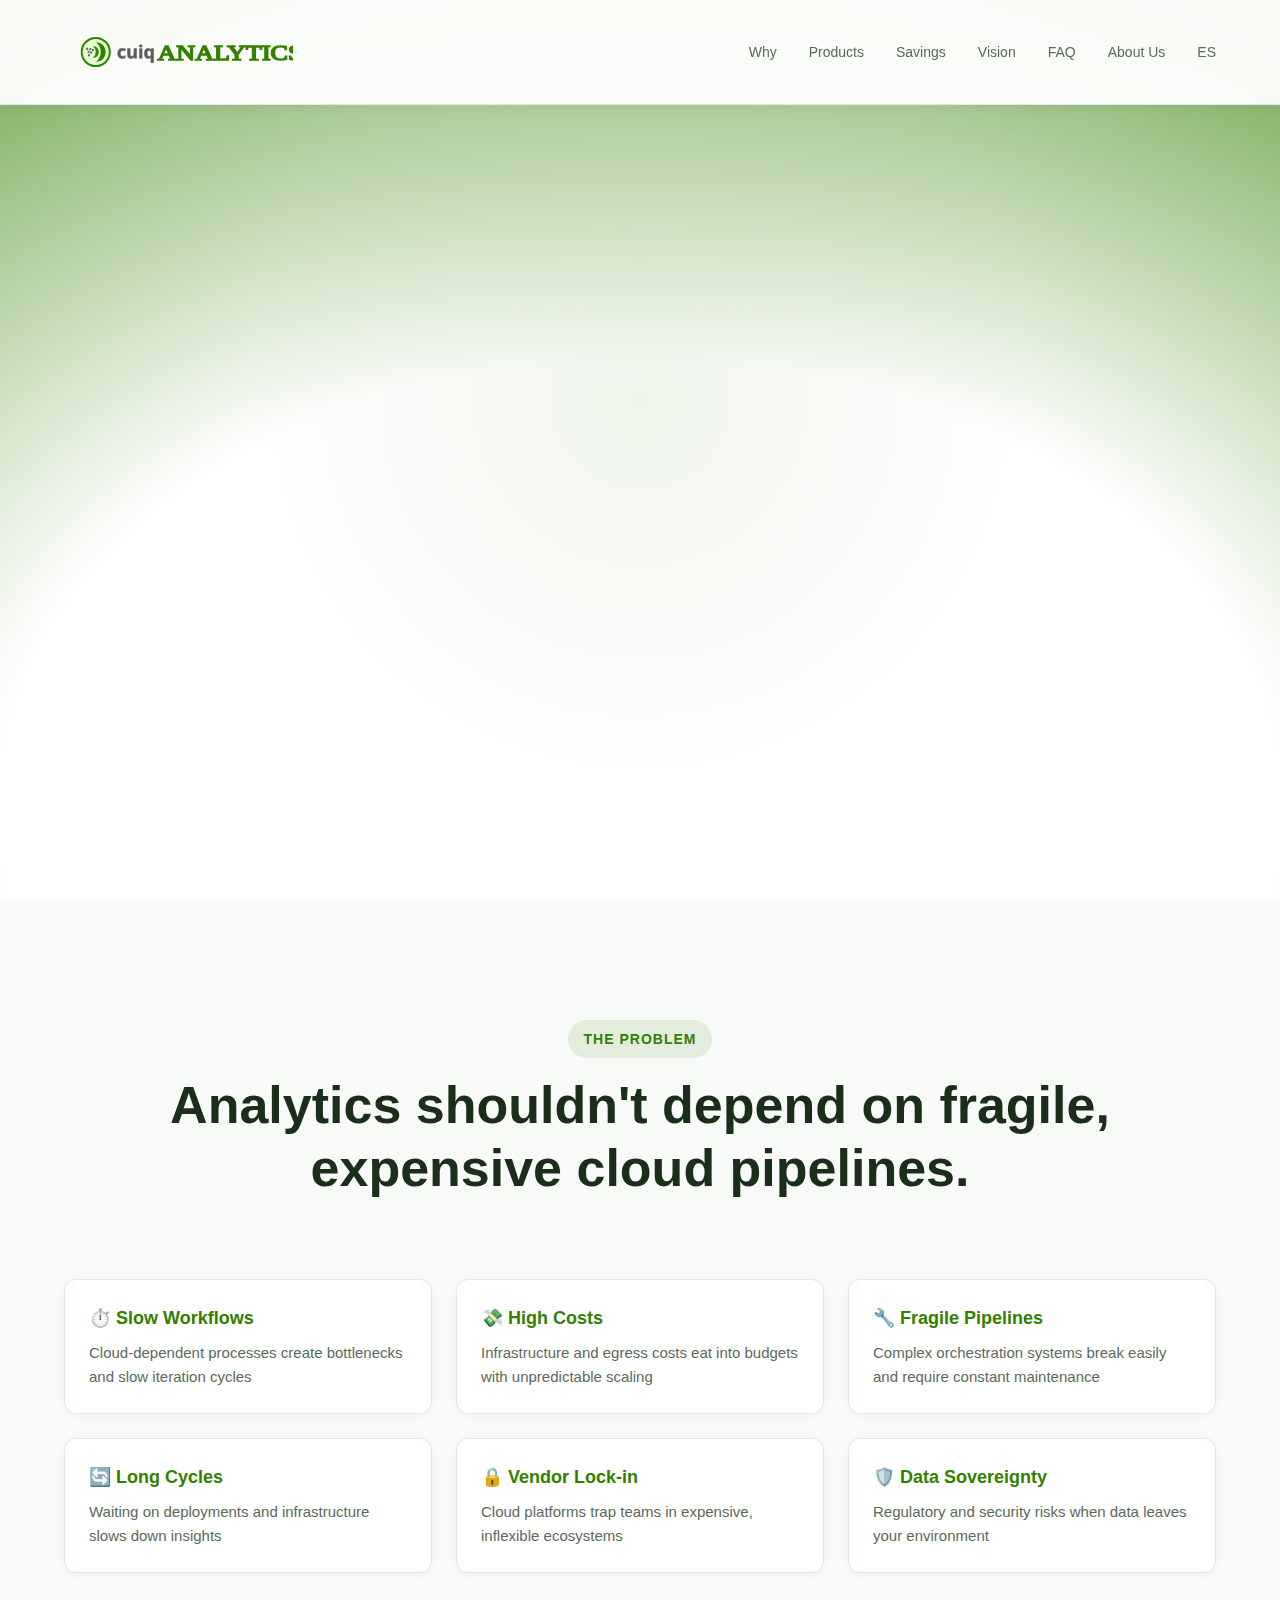
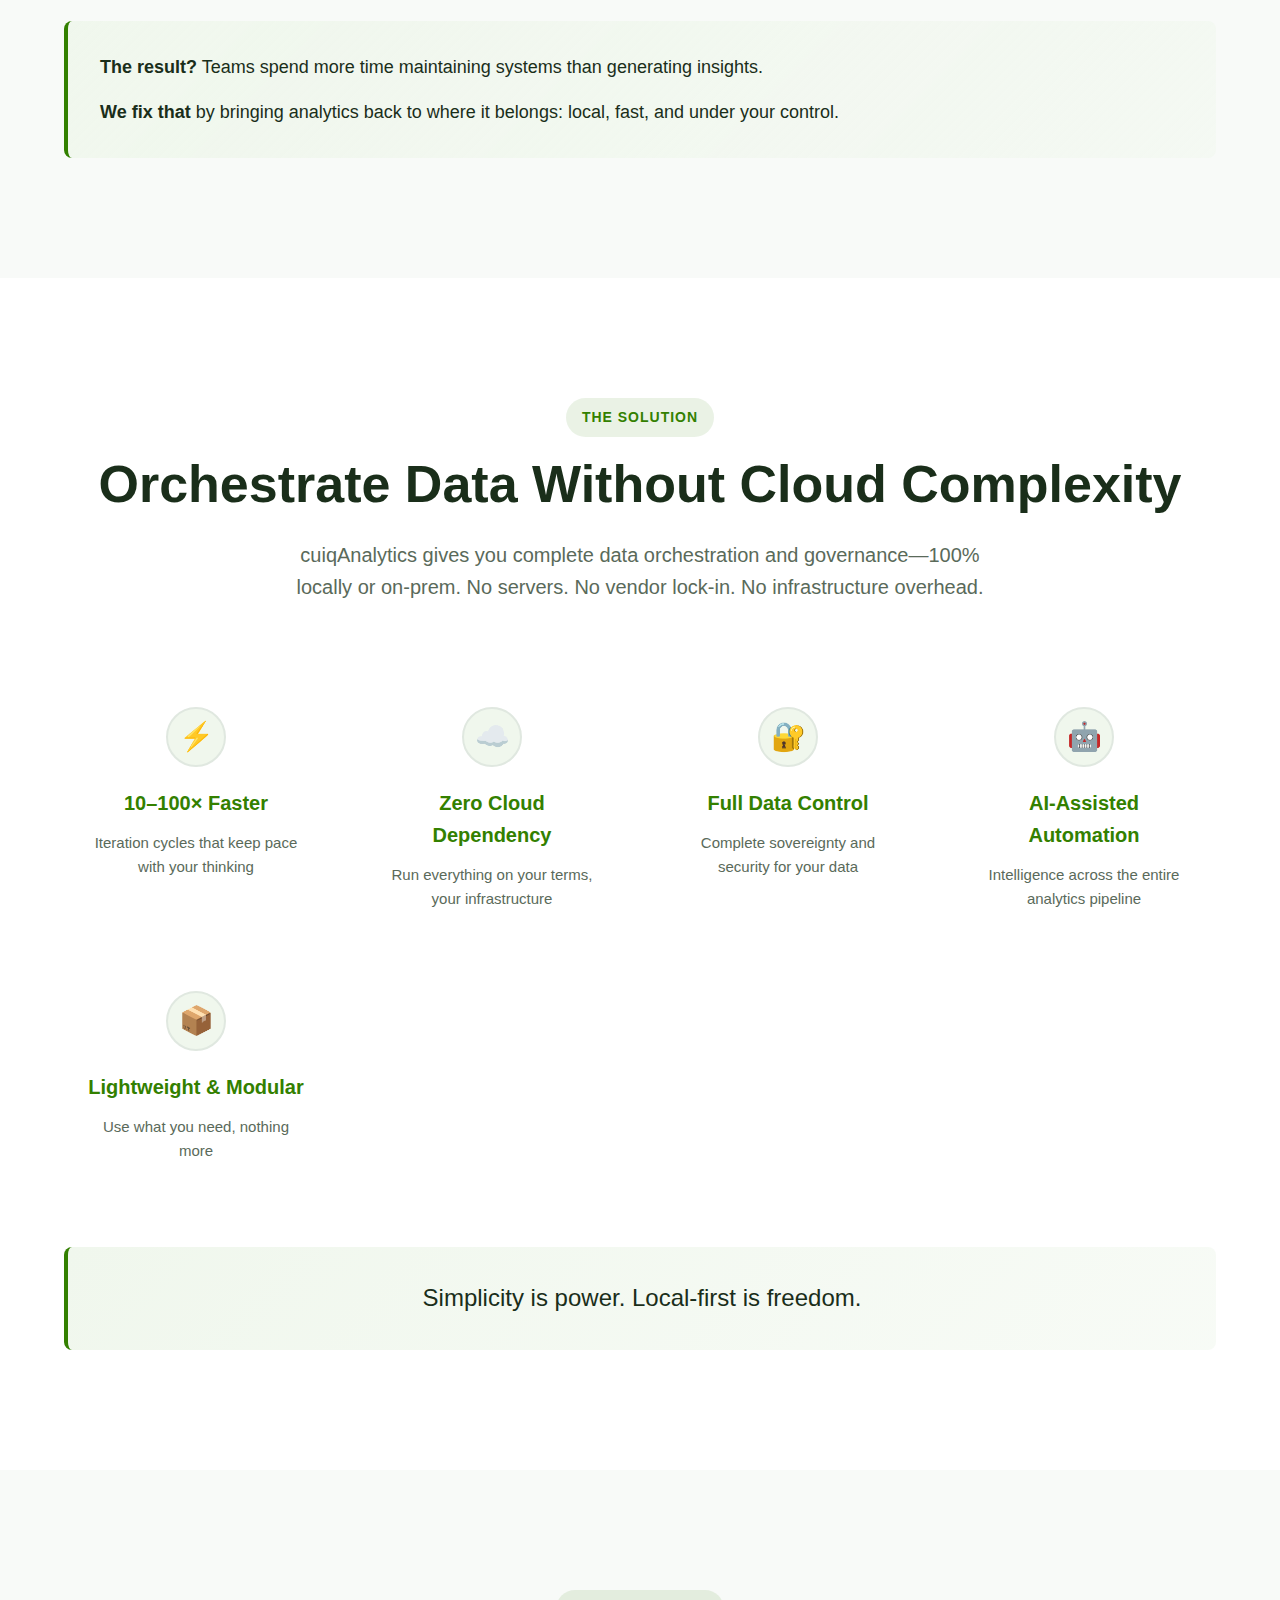
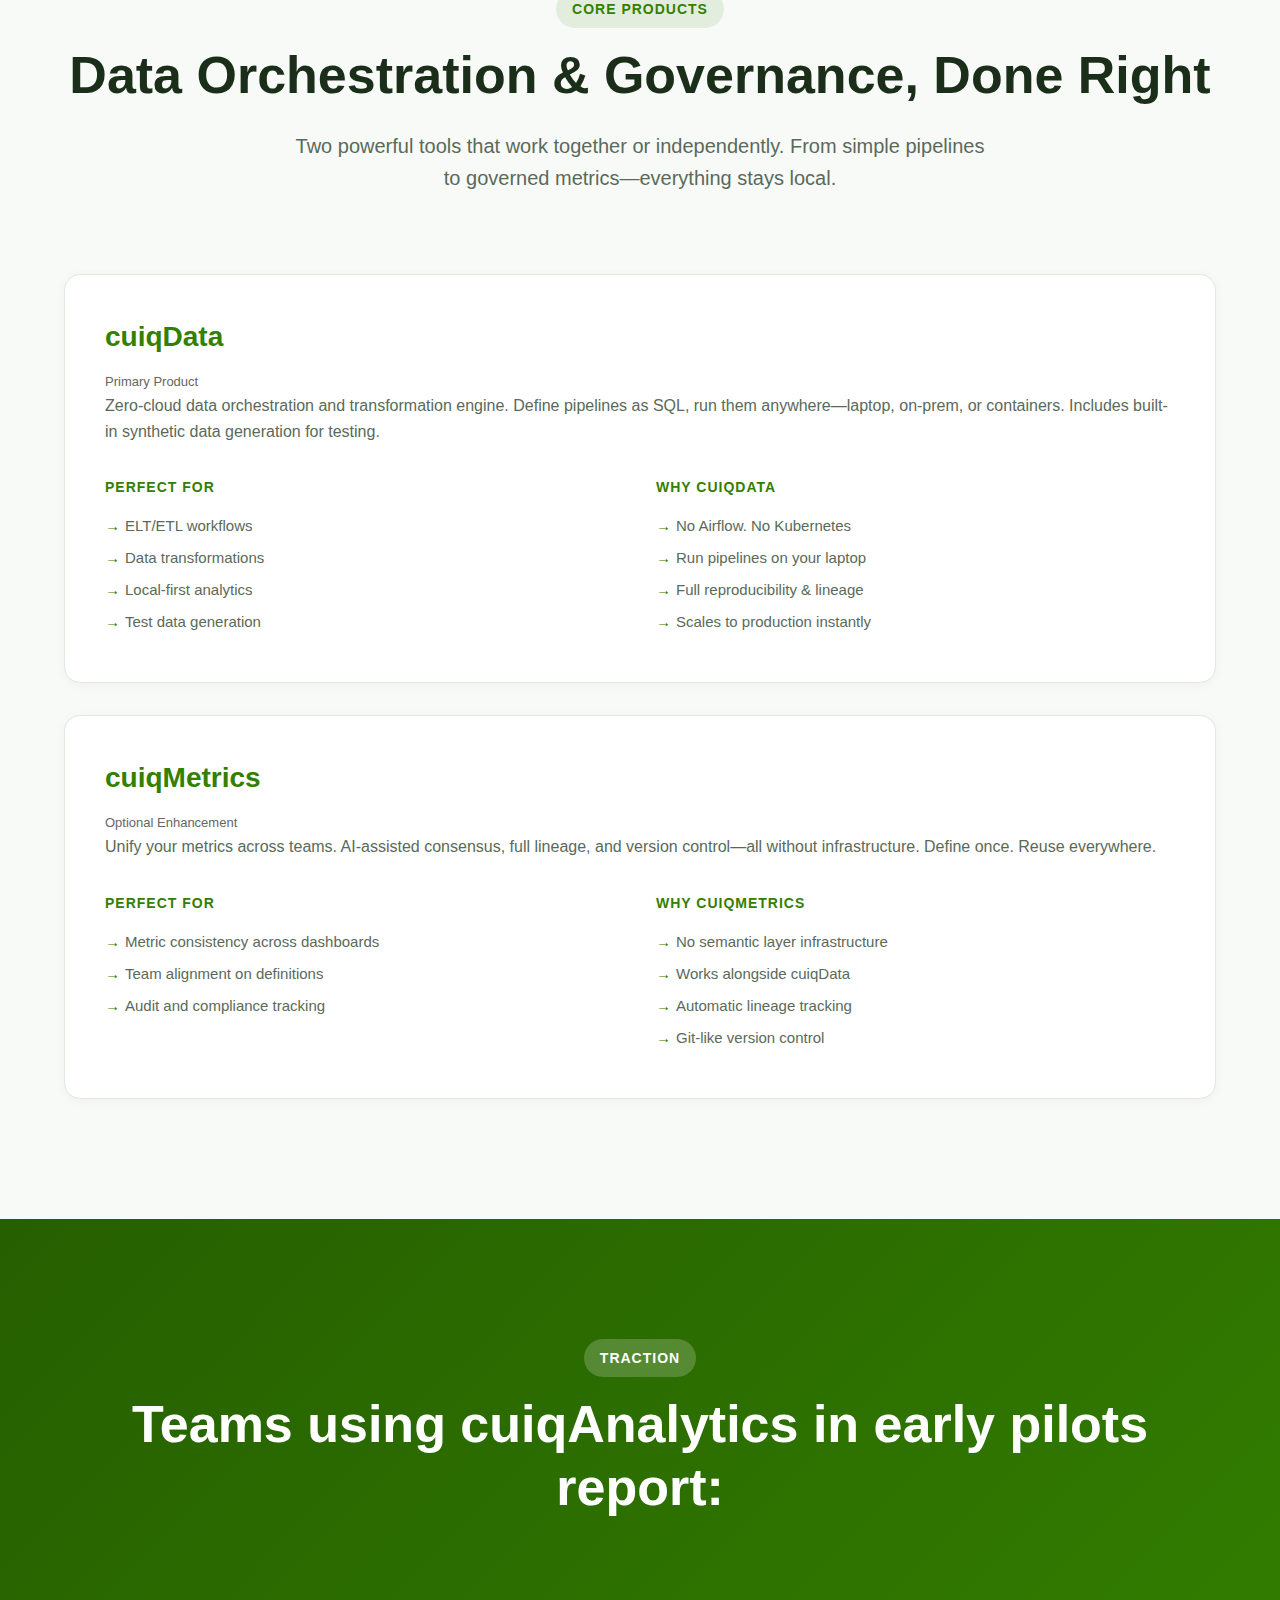
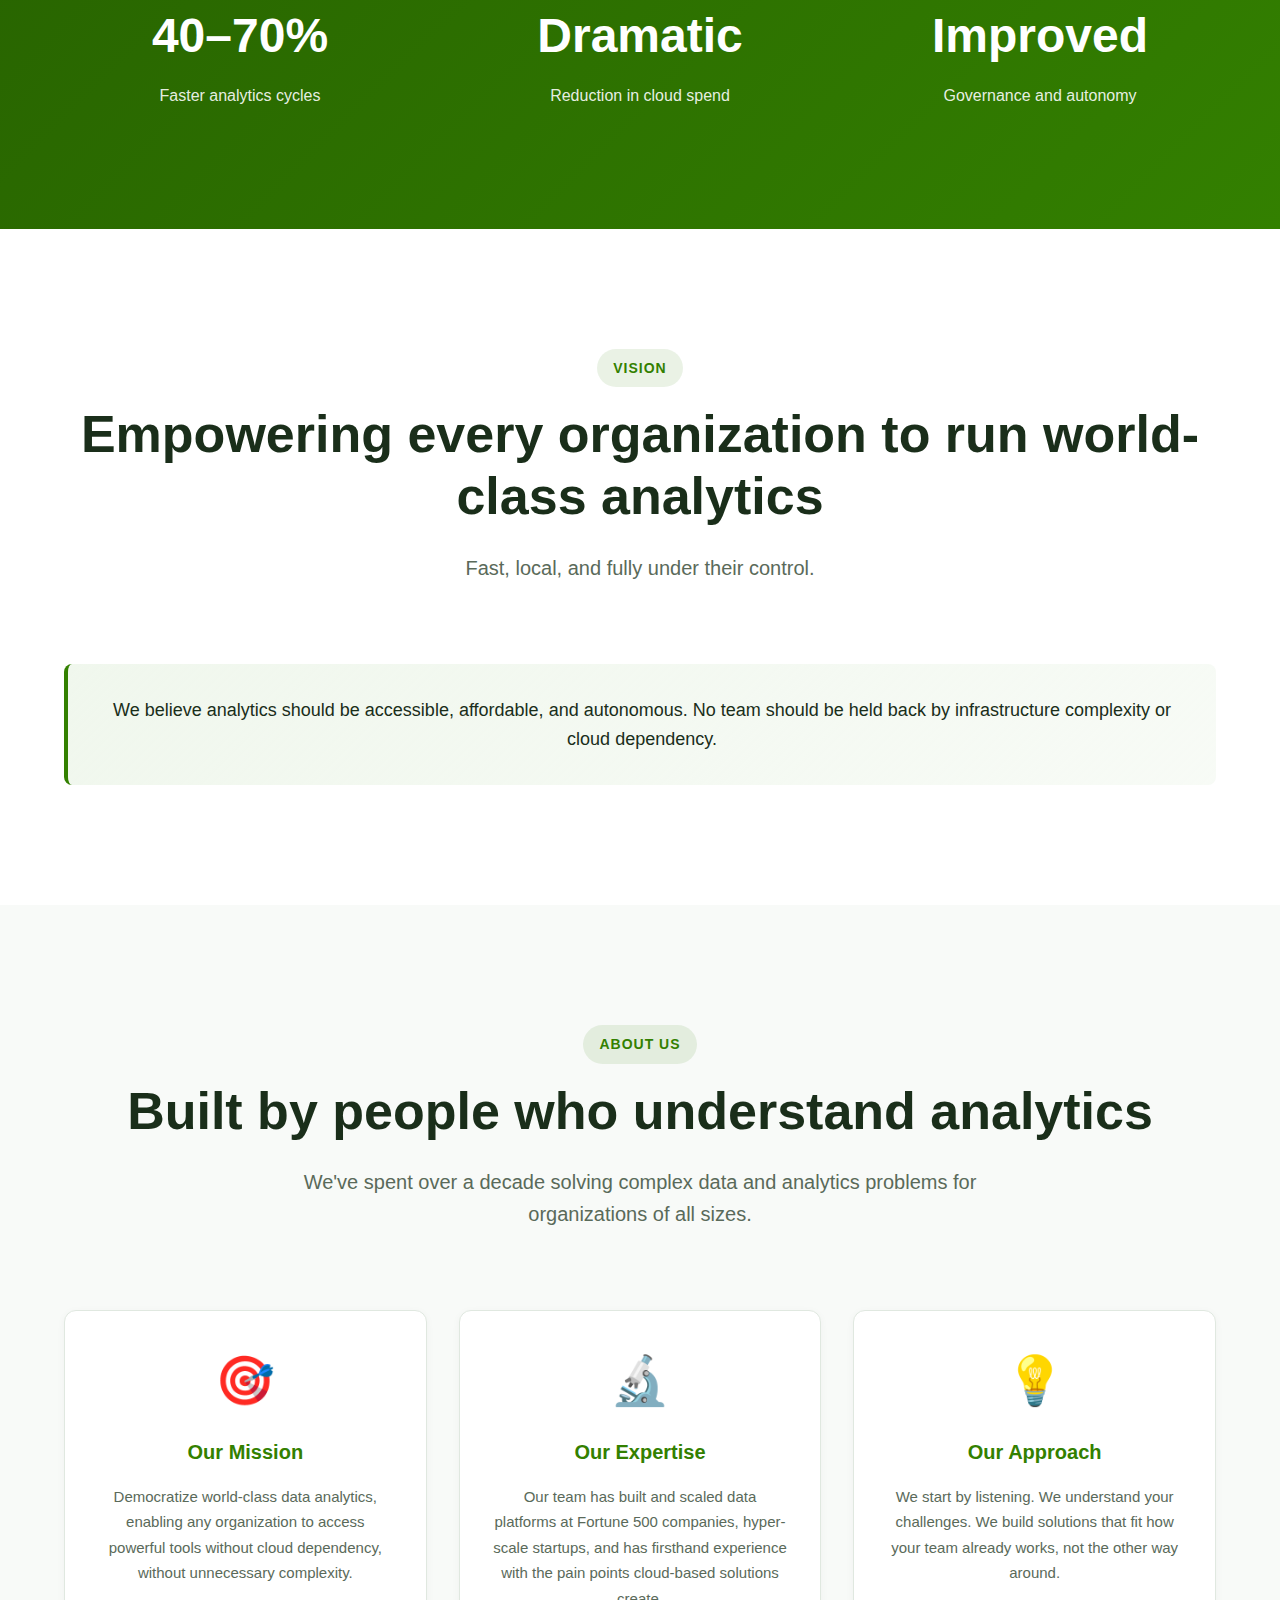
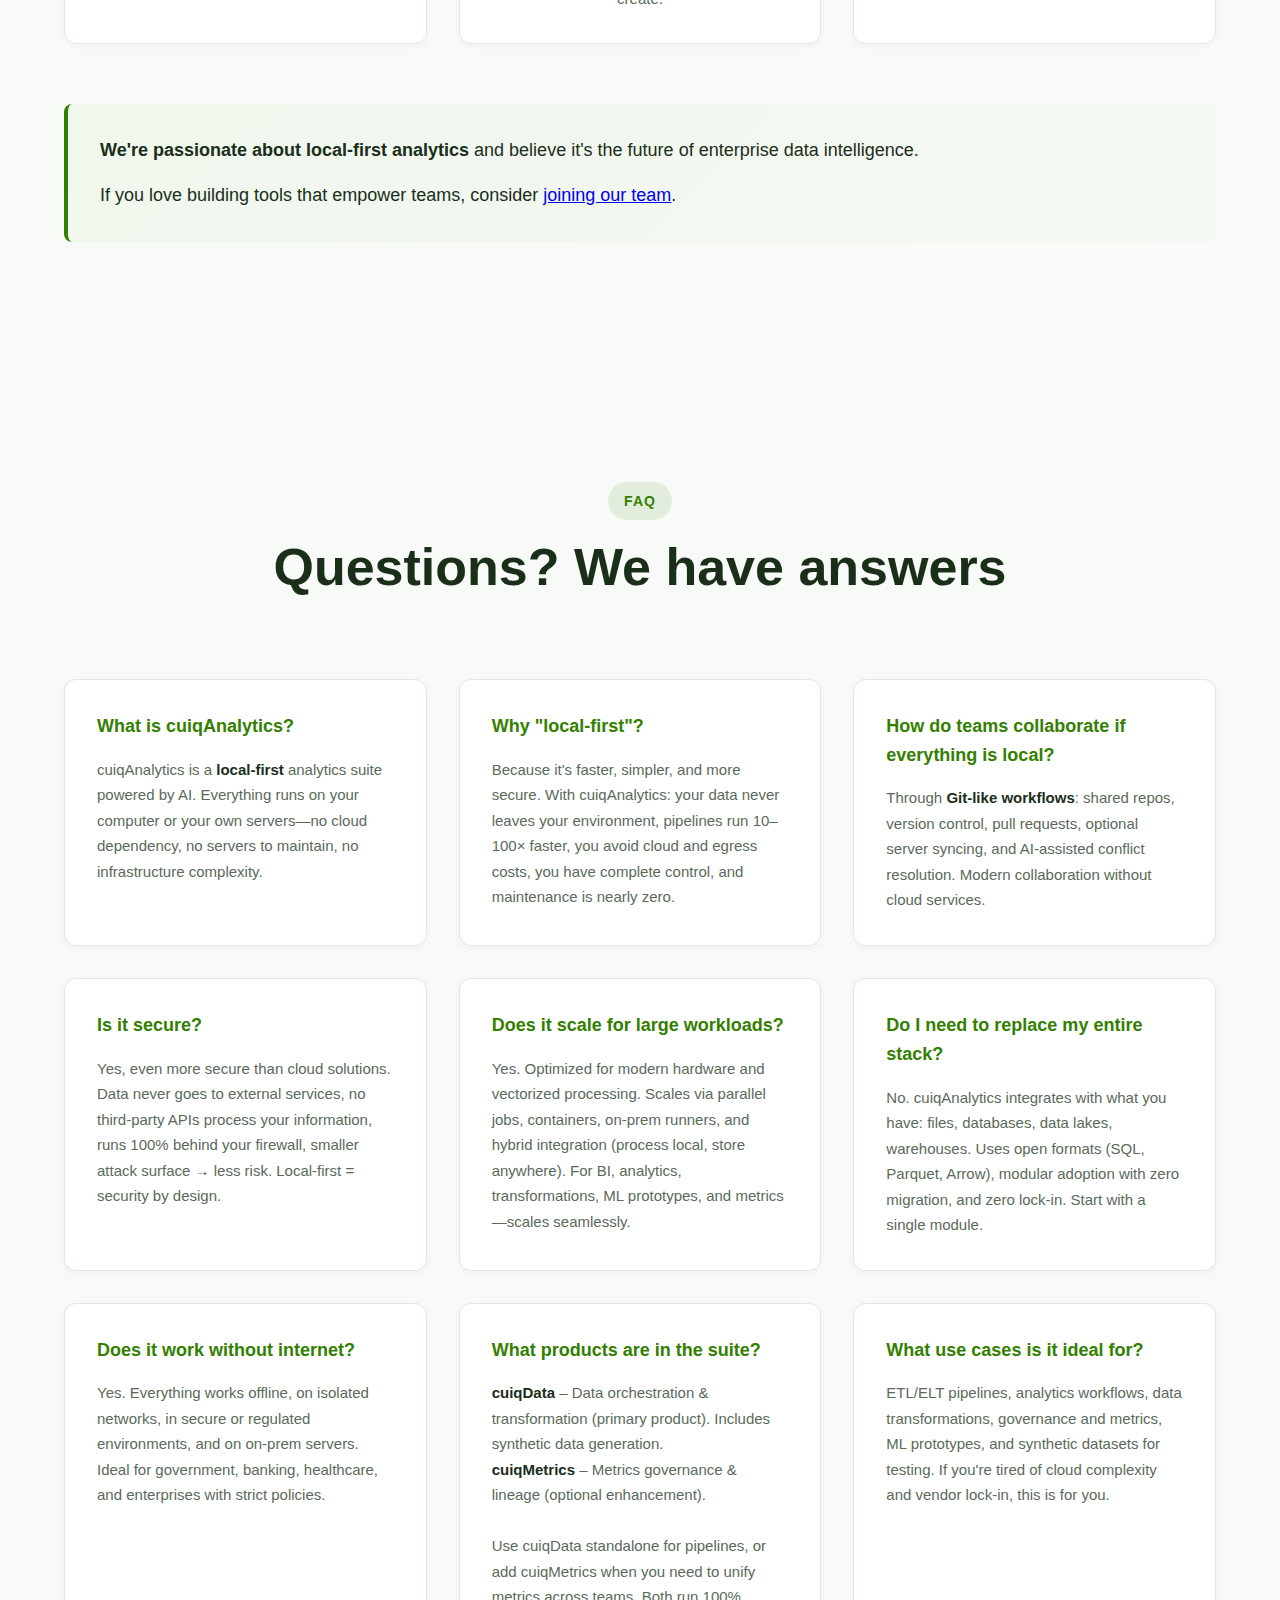
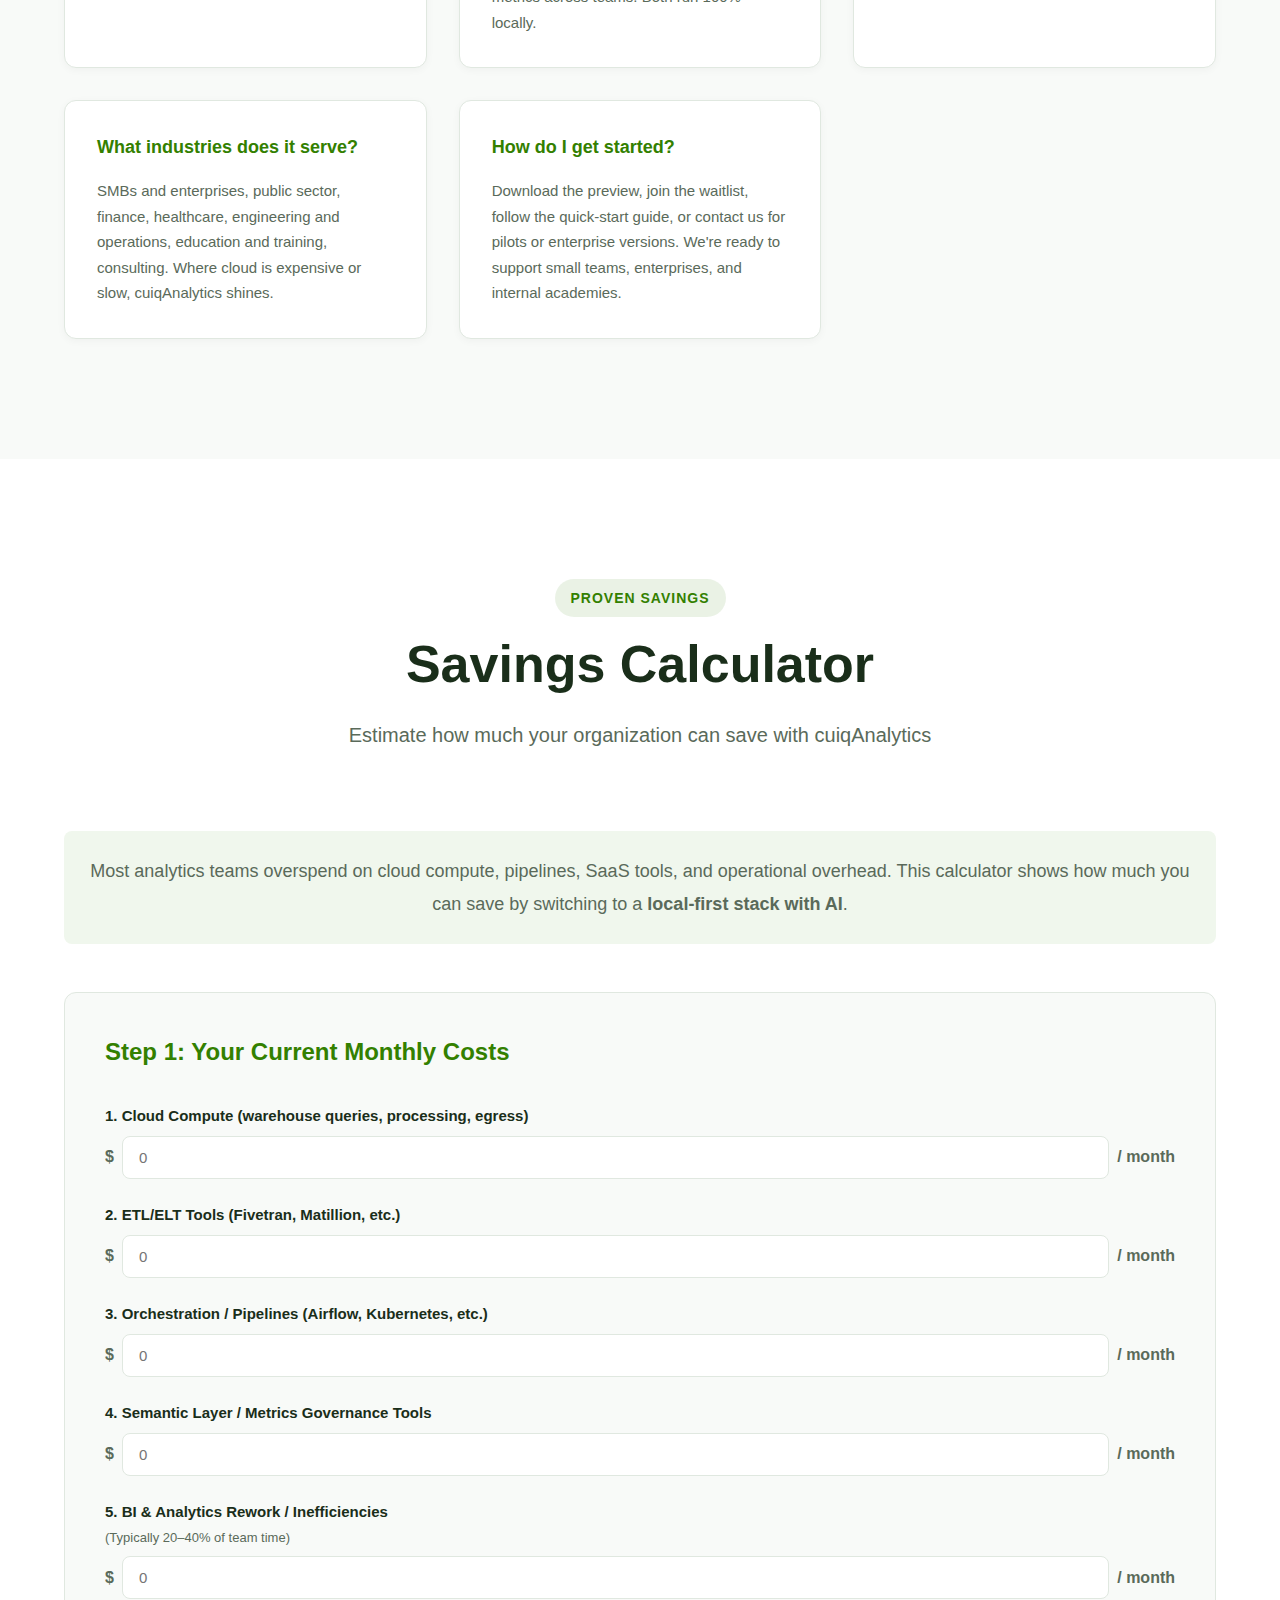
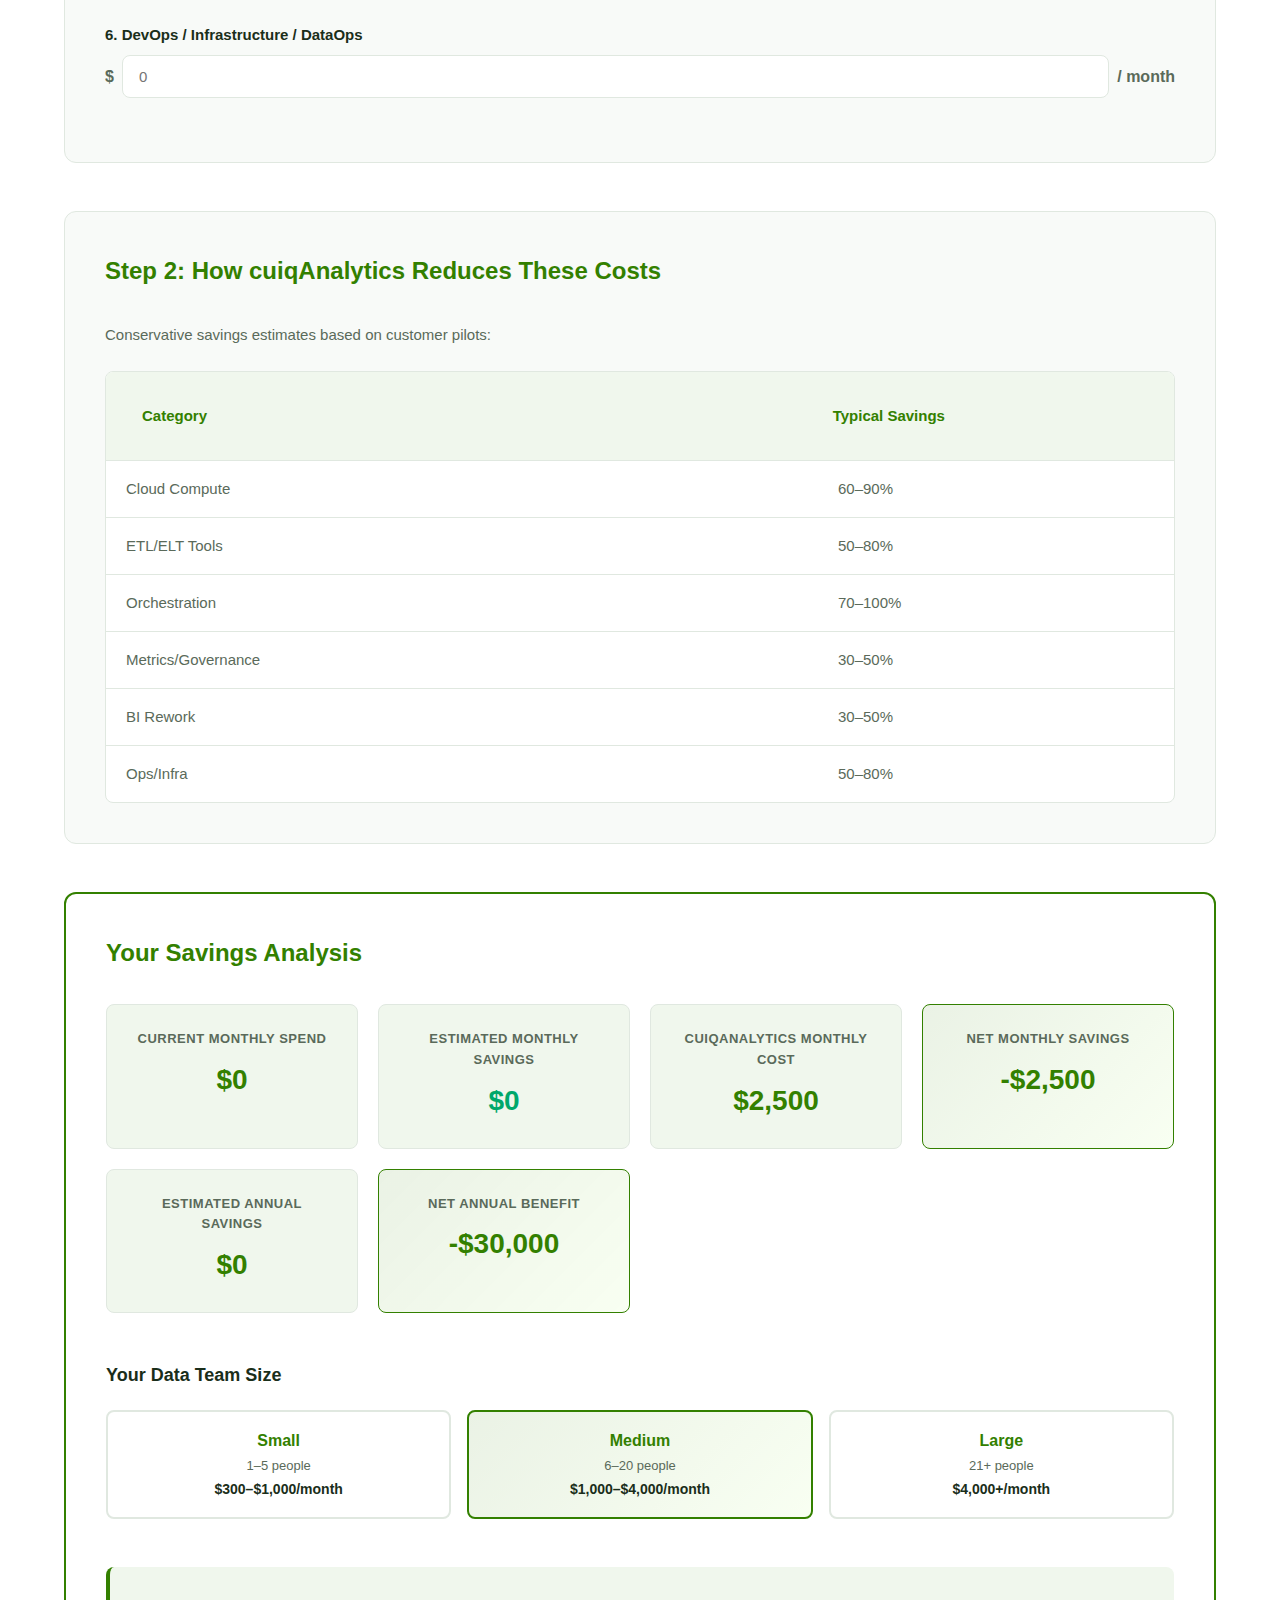
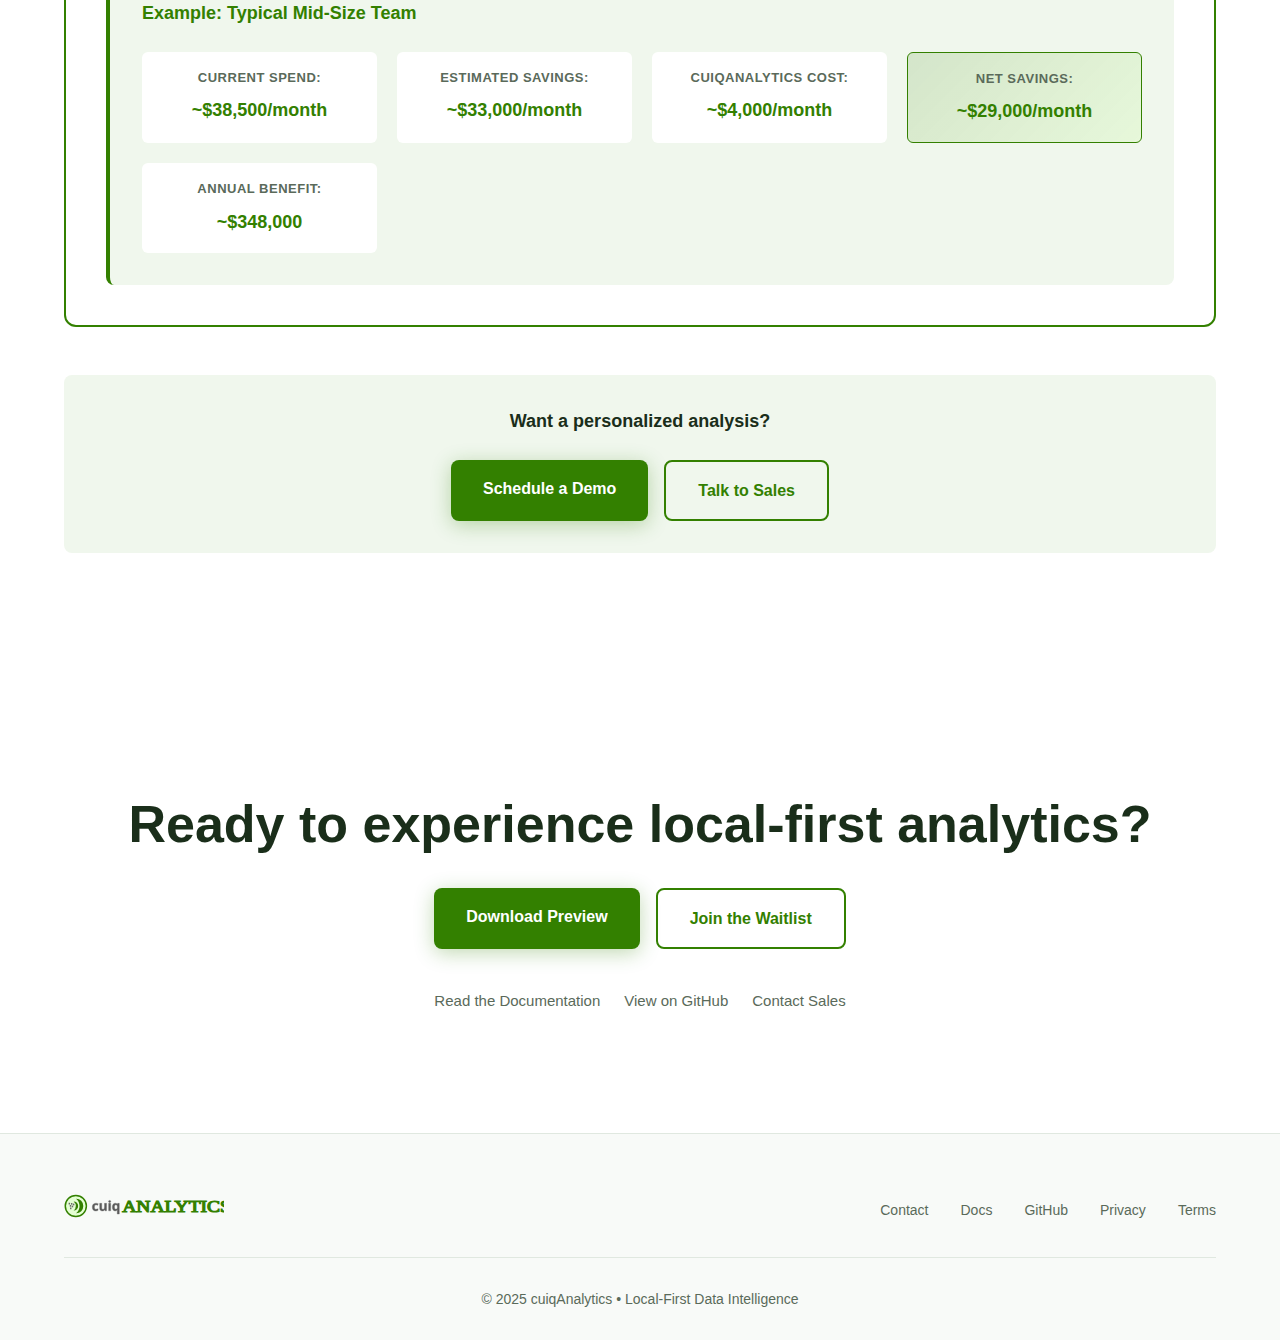
<file: index.html>
<!DOCTYPE html>
<html lang="en">

<head>
    <meta charset="UTF-8">
    <meta name="viewport" content="width=device-width, initial-scale=1.0">
    <title>cuiqAnalytics - Local-First Analytics. Lightning Fast. Zero Cloud Dependency.</title>
    <link rel="stylesheet" href="/static/styles.css">
</head>

<body>
    <!-- Navigation -->
    <nav>
        <div class="container">
            <div class="header">
                <img src="/static/cuiqANALYTICS.svg" height="32" alt="cuiqAnalytics Logo">
                <button class="hamburger" id="hamburger">
                    <span></span>
                    <span></span>
                    <span></span>
                </button>
            </div>
            <div class="nav-links" id="navLinks">
                <a href="#why">Why</a>
                <a href="#products">Products</a>
                <a href="#calculator">Savings</a>
                <a href="#vision">Vision</a>
                <a href="#faq">FAQ</a>
                <a href="#about">About Us</a>
                <a href="/index_es.html" class="lang-link">ES</a>
            </div>
        </div>
    </nav>

    <!-- Hero Section -->
    <section id="hero" class="hero">
        <div class="container">
            <div class="hero-content fade-in">
                <h1>Orchestrate Data<br>Without Cloud Complexity</h1>
                <p>Run your entire data pipeline locally or on-prem. No Airflow. No Kubernetes. No vendor lock-in. Just SQL, speed, and complete control.</p>
                <p style="color: red">Note: site is still under construction</p>
                <div class="cta-group">
                    <a href="#download" class="btn btn-primary">Download Preview</a>
                    <a href="#waitlist" class="btn btn-secondary">Join the Waitlist</a>
                </div>
            </div>
        </div>
    </section>

    <!-- Why Section -->
    <section class="why-section" id="why">
        <div class="container">
            <div class="section-header">
                <span class="section-tag">The Problem</span>
                <h2>Analytics shouldn't depend on fragile, expensive cloud pipelines.</h2>
            </div>

            <div class="problem-grid">
                <div class="problem-card">
                    <h3>⏱️ Slow Workflows</h3>
                    <p>Cloud-dependent processes create bottlenecks and slow iteration cycles</p>
                </div>
                <div class="problem-card">
                    <h3>💸 High Costs</h3>
                    <p>Infrastructure and egress costs eat into budgets with unpredictable scaling</p>
                </div>
                <div class="problem-card">
                    <h3>🔧 Fragile Pipelines</h3>
                    <p>Complex orchestration systems break easily and require constant maintenance</p>
                </div>
                <div class="problem-card">
                    <h3>🔄 Long Cycles</h3>
                    <p>Waiting on deployments and infrastructure slows down insights</p>
                </div>
                <div class="problem-card">
                    <h3>🔒 Vendor Lock-in</h3>
                    <p>Cloud platforms trap teams in expensive, inflexible ecosystems</p>
                </div>
                <div class="problem-card">
                    <h3>🛡️ Data Sovereignty</h3>
                    <p>Regulatory and security risks when data leaves your environment</p>
                </div>
            </div>

            <div class="callout">
                <p><strong>The result?</strong> Teams spend more time maintaining systems than generating insights.</p>
                <p style="margin-top: 16px;"><strong>We fix that</strong> by bringing analytics back to where it
                    belongs: local, fast, and under your control.</p>
            </div>
        </div>
    </section>

    <!-- Solution Section -->
    <section class="solution-section">
        <div class="container">
            <div class="section-header">
                <span class="section-tag">The Solution</span>
                <h2>Orchestrate Data Without Cloud Complexity</h2>
                <p class="section-subtitle">cuiqAnalytics gives you complete data orchestration and governance—100% locally or on-prem. No servers. No vendor lock-in. No infrastructure overhead.</p>
            </div>

            <div class="benefits-grid">
                <div class="benefit-item">
                    <div class="benefit-icon">⚡</div>
                    <h3>10–100× Faster</h3>
                    <p>Iteration cycles that keep pace with your thinking</p>
                </div>
                <div class="benefit-item">
                    <div class="benefit-icon">☁️</div>
                    <h3>Zero Cloud Dependency</h3>
                    <p>Run everything on your terms, your infrastructure</p>
                </div>
                <div class="benefit-item">
                    <div class="benefit-icon">🔐</div>
                    <h3>Full Data Control</h3>
                    <p>Complete sovereignty and security for your data</p>
                </div>
                <div class="benefit-item">
                    <div class="benefit-icon">🤖</div>
                    <h3>AI-Assisted Automation</h3>
                    <p>Intelligence across the entire analytics pipeline</p>
                </div>
                <div class="benefit-item">
                    <div class="benefit-icon">📦</div>
                    <h3>Lightweight & Modular</h3>
                    <p>Use what you need, nothing more</p>
                </div>
            </div>

            <div class="callout" style="text-align: center; margin-top: 60px;">
                <p style="font-size: 24px;">Simplicity is power. Local-first is freedom.</p>
            </div>
        </div>
    </section>

    <!-- Products Section -->
    <section class="products-section" id="products">
        <div class="container">
            <div class="section-header">
                <span class="section-tag">Core Products</span>
                <h2>Data Orchestration & Governance, Done Right</h2>
                <p class="section-subtitle">Two powerful tools that work together or independently. From simple pipelines to governed metrics—everything stays local.</p>
            </div>

            <div class="product-grid">

                <!-- cuiqData -->
                <div class="product-card">
                    <div class="product-header">
                        <h3>cuiqData</h3>
                        <span style="font-size: 13px; color: #666; font-weight: normal; display: block; margin-top: 4px;">Primary Product</span>
                        <p class="product-description">Zero-cloud data orchestration and transformation engine. Define pipelines as SQL, run them anywhere—laptop, on-prem, or containers. Includes built-in synthetic data generation for testing.</p>
                    </div>
                    <div class="product-details">
                        <div class="detail-column">
                            <h4>Perfect For</h4>
                            <ul>
                                <li>ELT/ETL workflows</li>
                                <li>Data transformations</li>
                                <li>Local-first analytics</li>
                                <li>Test data generation</li>
                            </ul>
                        </div>
                        <div class="detail-column">
                            <h4>Why cuiqData</h4>
                            <ul>
                                <li>No Airflow. No Kubernetes</li>
                                <li>Run pipelines on your laptop</li>
                                <li>Full reproducibility & lineage</li>
                                <li>Scales to production instantly</li>
                            </ul>
                        </div>
                    </div>
                </div>
                

                <!-- cuiqMetrics -->
                <div class="product-card">
                    <div class="product-header">
                        <h3>cuiqMetrics</h3>
                        <span style="font-size: 13px; color: #666; font-weight: normal; display: block; margin-top: 4px;">Optional Enhancement</span>
                        <p class="product-description">Unify your metrics across teams. AI-assisted consensus, full lineage, and version control—all without infrastructure. Define once. Reuse everywhere.
                        </p>
                    </div>
                    <div class="product-details">
                        <div class="detail-column">
                            <h4>Perfect For</h4>
                            <ul>
                                <li>Metric consistency across dashboards</li>
                                <li>Team alignment on definitions</li>
                                <li>Audit and compliance tracking</li>
                            </ul>
                        </div>
                        <div class="detail-column">
                            <h4>Why cuiqMetrics</h4>
                            <ul>
                                <li>No semantic layer infrastructure</li>
                                <li>Works alongside cuiqData</li>
                                <li>Automatic lineage tracking</li>
                                <li>Git-like version control</li>
                            </ul>
                        </div>
                    </div>
                </div>
            </div>
        </div>
    </section>

    <!-- Stats Section -->
    <section class="stats-section">
        <div class="container">
            <div class="section-header">
                <span class="section-tag" style="background: rgba(255,255,255,0.2); color: white;">Traction</span>
                <h2 style="color: white;">Teams using cuiqAnalytics in early pilots report:</h2>
            </div>
            <div class="stats-grid">
                <div class="stat-item">
                    <h3>40–70%</h3>
                    <p>Faster analytics cycles</p>
                </div>
                <div class="stat-item">
                    <h3>Dramatic</h3>
                    <p>Reduction in cloud spend</p>
                </div>
                <div class="stat-item">
                    <h3>Improved</h3>
                    <p>Governance and autonomy</p>
                </div>
            </div>
        </div>
    </section>

    <!-- Vision Section -->
    <section id="vision">
        <div class="container">
            <div class="section-header">
                <span class="section-tag">Vision</span>
                <h2>Empowering every organization to run world-class analytics</h2>
                <p class="section-subtitle">Fast, local, and fully under their control.</p>
            </div>

            <div class="callout" style="text-align: center;">
                <p>We believe analytics should be accessible, affordable, and autonomous. No team should be held back by
                    infrastructure complexity or cloud dependency.</p>
            </div>
        </div>
    </section>

    <!-- About Section -->
    <section id="about" class="about-section">
        <div class="container">
            <div class="section-header">
                <span class="section-tag">About Us</span>
                <h2>Built by people who understand analytics</h2>
                <p class="section-subtitle">We've spent over a decade solving complex data and analytics problems for organizations of all sizes.</p>
            </div>

            <div class="about-grid">
                <div class="about-card">
                    <div class="about-icon">🎯</div>
                    <h3>Our Mission</h3>
                    <p>Democratize world-class data analytics, enabling any organization to access powerful tools without cloud dependency, without unnecessary complexity.</p>
                </div>
                <div class="about-card">
                    <div class="about-icon">🔬</div>
                    <h3>Our Expertise</h3>
                    <p>Our team has built and scaled data platforms at Fortune 500 companies, hyper-scale startups, and has firsthand experience with the pain points cloud-based solutions create.</p>
                </div>
                <div class="about-card">
                    <div class="about-icon">💡</div>
                    <h3>Our Approach</h3>
                    <p>We start by listening. We understand your challenges. We build solutions that fit how your team already works, not the other way around.</p>
                </div>
            </div>

            <div class="callout" style="margin-top: 60px;">
                <p><strong>We're passionate about local-first analytics</strong> and believe it's the future of enterprise data intelligence.</p>
                <p style="margin-top: 16px;">If you love building tools that empower teams, consider <a href="#">joining our team</a>.</p>
            </div>
        </div>
    </section>

    <!-- FAQ Section -->
    <section id="faq" class="faq-section">
        <div class="container">
            <div class="section-header">
                <span class="section-tag">FAQ</span>
                <h2>Questions? We have answers</h2>
            </div>

            <div class="faq-container">
                <div class="faq-item">
                    <h3>What is cuiqAnalytics?</h3>
                    <p>cuiqAnalytics is a <strong>local-first</strong> analytics suite powered by AI. Everything runs on your computer or your own servers—no cloud dependency, no servers to maintain, no infrastructure complexity.</p>
                </div>

                <div class="faq-item">
                    <h3>Why "local-first"?</h3>
                    <p>Because it's faster, simpler, and more secure. With cuiqAnalytics: your data never leaves your environment, pipelines run 10–100× faster, you avoid cloud and egress costs, you have complete control, and maintenance is nearly zero.</p>
                </div>

                <div class="faq-item">
                    <h3>How do teams collaborate if everything is local?</h3>
                    <p>Through <strong>Git-like workflows</strong>: shared repos, version control, pull requests, optional server syncing, and AI-assisted conflict resolution. Modern collaboration without cloud services.</p>
                </div>

                <div class="faq-item">
                    <h3>Is it secure?</h3>
                    <p>Yes, even more secure than cloud solutions. Data never goes to external services, no third-party APIs process your information, runs 100% behind your firewall, smaller attack surface → less risk. Local-first = security by design.</p>
                </div>

                <div class="faq-item">
                    <h3>Does it scale for large workloads?</h3>
                    <p>Yes. Optimized for modern hardware and vectorized processing. Scales via parallel jobs, containers, on-prem runners, and hybrid integration (process local, store anywhere). For BI, analytics, transformations, ML prototypes, and metrics—scales seamlessly.</p>
                </div>

                <div class="faq-item">
                    <h3>Do I need to replace my entire stack?</h3>
                    <p>No. cuiqAnalytics integrates with what you have: files, databases, data lakes, warehouses. Uses open formats (SQL, Parquet, Arrow), modular adoption with zero migration, and zero lock-in. Start with a single module.</p>
                </div>

                <div class="faq-item">
                    <h3>Does it work without internet?</h3>
                    <p>Yes. Everything works offline, on isolated networks, in secure or regulated environments, and on on-prem servers. Ideal for government, banking, healthcare, and enterprises with strict policies.</p>
                </div>

                <div class="faq-item">
                    <h3>What products are in the suite?</h3>
                    <p><strong>cuiqData</strong> – Data orchestration & transformation (primary product). Includes synthetic data generation.<br>
                    <strong>cuiqMetrics</strong> – Metrics governance & lineage (optional enhancement).<br><br>
                    Use cuiqData standalone for pipelines, or add cuiqMetrics when you need to unify metrics across teams. Both run 100% locally.</p>
                </div>

                <div class="faq-item">
                    <h3>What use cases is it ideal for?</h3>
                    <p>ETL/ELT pipelines, analytics workflows, data transformations, governance and metrics, ML prototypes, and synthetic datasets for testing. If you're tired of cloud complexity and vendor lock-in, this is for you.</p>
                </div>

                <div class="faq-item">
                    <h3>What industries does it serve?</h3>
                    <p>SMBs and enterprises, public sector, finance, healthcare, engineering and operations, education and training, consulting. Where cloud is expensive or slow, cuiqAnalytics shines.</p>
                </div>

                <div class="faq-item">
                    <h3>How do I get started?</h3>
                    <p>Download the preview, join the waitlist, follow the quick-start guide, or contact us for pilots or enterprise versions. We're ready to support small teams, enterprises, and internal academies.</p>
                </div>
            </div>
        </div>
    </section>

    <!-- Cost Calculator Section -->
    <section class="calculator-section" id="calculator">
        <div class="container">
            <div class="section-header">
                <span class="section-tag">Proven Savings</span>
                <h2>Savings Calculator</h2>
                <p class="section-subtitle">Estimate how much your organization can save with cuiqAnalytics</p>
            </div>

            <div class="calculator-content">
                <div class="calculator-intro">
                    <p>Most analytics teams overspend on cloud compute, pipelines, SaaS tools, and operational overhead. This calculator shows how much you can save by switching to a <strong>local-first stack with AI</strong>.</p>
                </div>

                <div class="calculator-wrapper">
                    <!-- Step 1: Current Costs -->
                    <div class="calculator-step">
                        <h3>Step 1: Your Current Monthly Costs</h3>
                        <div class="input-group">
                            <label>1. Cloud Compute (warehouse queries, processing, egress)</label>
                            <div class="input-with-currency">
                                <span>$</span>
                                <input type="number" id="cloudCompute" placeholder="0" min="0" step="100">
                                <span> / month</span>
                            </div>
                        </div>

                        <div class="input-group">
                            <label>2. ETL/ELT Tools (Fivetran, Matillion, etc.)</label>
                            <div class="input-with-currency">
                                <span>$</span>
                                <input type="number" id="etlTools" placeholder="0" min="0" step="100">
                                <span> / month</span>
                            </div>
                        </div>

                        <div class="input-group">
                            <label>3. Orchestration / Pipelines (Airflow, Kubernetes, etc.)</label>
                            <div class="input-with-currency">
                                <span>$</span>
                                <input type="number" id="orchestration" placeholder="0" min="0" step="100">
                                <span> / month</span>
                            </div>
                        </div>

                        <div class="input-group">
                            <label>4. Semantic Layer / Metrics Governance Tools</label>
                            <div class="input-with-currency">
                                <span>$</span>
                                <input type="number" id="metrics" placeholder="0" min="0" step="100">
                                <span> / month</span>
                            </div>
                        </div>

                        <div class="input-group">
                            <label>5. BI & Analytics Rework / Inefficiencies <span class="hint">(Typically 20–40% of team time)</span></label>
                            <div class="input-with-currency">
                                <span>$</span>
                                <input type="number" id="rework" placeholder="0" min="0" step="100">
                                <span> / month</span>
                            </div>
                        </div>

                        <div class="input-group">
                            <label>6. DevOps / Infrastructure / DataOps</label>
                            <div class="input-with-currency">
                                <span>$</span>
                                <input type="number" id="devops" placeholder="0" min="0" step="100">
                                <span> / month</span>
                            </div>
                        </div>
                    </div>

                    <!-- Step 2: Savings Table -->
                    <div class="calculator-step">
                        <h3>Step 2: How cuiqAnalytics Reduces These Costs</h3>
                        <p class="step-description">Conservative savings estimates based on customer pilots:</p>
                        <div class="savings-table">
                            <div class="table-row header">
                                <div class="table-cell">Category</div>
                                <div class="table-cell">Typical Savings</div>
                            </div>
                            <div class="table-row">
                                <div class="table-cell">Cloud Compute</div>
                                <div class="table-cell">60–90%</div>
                            </div>
                            <div class="table-row">
                                <div class="table-cell">ETL/ELT Tools</div>
                                <div class="table-cell">50–80%</div>
                            </div>
                            <div class="table-row">
                                <div class="table-cell">Orchestration</div>
                                <div class="table-cell">70–100%</div>
                            </div>
                            <div class="table-row">
                                <div class="table-cell">Metrics/Governance</div>
                                <div class="table-cell">30–50%</div>
                            </div>
                            <div class="table-row">
                                <div class="table-cell">BI Rework</div>
                                <div class="table-cell">30–50%</div>
                            </div>
                            <div class="table-row">
                                <div class="table-cell">Ops/Infra</div>
                                <div class="table-cell">50–80%</div>
                            </div>
                        </div>
                    </div>

                    <!-- Results Section -->
                    <div class="calculator-results">
                        <h3>Your Savings Analysis</h3>
                        
                        <div class="results-grid">
                            <div class="result-card">
                                <p class="result-label">Current Monthly Spend</p>
                                <p class="result-value" id="totalCurrentSpend">$0</p>
                            </div>

                            <div class="result-card">
                                <p class="result-label">Estimated Monthly Savings</p>
                                <p class="result-value savings" id="estimatedMonthlySavings">$0</p>
                            </div>

                            <div class="result-card">
                                <p class="result-label">cuiqAnalytics Monthly Cost</p>
                                <p class="result-value" id="cuiqMonthlyCost">$0</p>
                            </div>

                            <div class="result-card highlight">
                                <p class="result-label">Net Monthly Savings</p>
                                <p class="result-value" id="netMonthlySavings">$0</p>
                            </div>

                            <div class="result-card">
                                <p class="result-label">Estimated Annual Savings</p>
                                <p class="result-value" id="estimatedAnnualSavings">$0</p>
                            </div>

                            <div class="result-card highlight">
                                <p class="result-label">Net Annual Benefit</p>
                                <p class="result-value" id="netAnnualSavings">$0</p>
                            </div>
                        </div>

                        <!-- Team Size Selector -->
                        <div class="team-size-selector">
                            <h4>Your Data Team Size</h4>
                            <div class="team-buttons">
                                <button class="team-btn" data-size="small">
                                    <span class="team-label">Small</span>
                                    <span class="team-range">1–5 people</span>
                                    <span class="team-price">$300–$1,000/month</span>
                                </button>
                                <button class="team-btn active" data-size="medium">
                                    <span class="team-label">Medium</span>
                                    <span class="team-range">6–20 people</span>
                                    <span class="team-price">$1,000–$4,000/month</span>
                                </button>
                                <button class="team-btn" data-size="large">
                                    <span class="team-label">Large</span>
                                    <span class="team-range">21+ people</span>
                                    <span class="team-price">$4,000+/month</span>
                                </button>
                            </div>
                        </div>

                        <!-- Example Scenario -->
                        <div class="example-scenario">
                            <h4>Example: Typical Mid-Size Team</h4>
                            <div class="example-grid">
                                <div class="example-item">
                                    <span class="example-label">Current Spend:</span>
                                    <span class="example-value">~$38,500/month</span>
                                </div>
                                <div class="example-item">
                                    <span class="example-label">Estimated Savings:</span>
                                    <span class="example-value">~$33,000/month</span>
                                </div>
                                <div class="example-item">
                                    <span class="example-label">cuiqAnalytics Cost:</span>
                                    <span class="example-value">~$4,000/month</span>
                                </div>
                                <div class="example-item highlight">
                                    <span class="example-label">Net Savings:</span>
                                    <span class="example-value">~$29,000/month</span>
                                </div>
                                <div class="example-item">
                                    <span class="example-label">Annual Benefit:</span>
                                    <span class="example-value">~$348,000</span>
                                </div>
                            </div>
                        </div>
                    </div>
                </div>

                <div class="calculator-cta">
                    <p><strong>Want a personalized analysis?</strong></p>
                    <div class="cta-group">
                        <a href="#" class="btn btn-primary">Schedule a Demo</a>
                        <a href="#" class="btn btn-secondary">Talk to Sales</a>
                    </div>
                </div>
            </div>
        </div>
    </section>

     <!-- CTA Section -->
     <section class="cta-section" id="download">
        <div class="container">
            <h2>Ready to experience local-first analytics?</h2>
            <div class="cta-group">
                <a href="#" class="btn btn-primary">Download Preview</a>
                <a href="#" class="btn btn-secondary" id="waitlist">Join the Waitlist</a>
            </div>
            <div class="links">
                <a href="#">Read the Documentation</a>
                <a href="#">View on GitHub</a>
                <a href="#">Contact Sales</a>
            </div>
        </div>
    </section>

    <!-- Footer -->
    <footer>
        <div class="container">
            <div class="footer-content">
                <div class="footer-logo">
                    <img src="static/cuiqANALYTICS.svg" height="24" alt="cuiqAnalytics Logo">
                </div>
                <div class="footer-links">
                    <a href="#">Contact</a>
                    <a href="#">Docs</a>
                    <a href="#">GitHub</a>
                    <a href="#">Privacy</a>
                    <a href="#">Terms</a>
                </div>
            </div>
            <div class="copyright">
                © 2025 cuiqAnalytics • Local-First Data Intelligence
            </div>
        </div>
    </footer>

    <script>
        // Mobile menu toggle
        const hamburger = document.getElementById('hamburger');
        const navLinks = document.getElementById('navLinks');
        
        hamburger.addEventListener('click', () => {
            hamburger.classList.toggle('active');
            navLinks.classList.toggle('active');
        });
        
        // Close menu when a link is clicked
        navLinks.querySelectorAll('a').forEach(link => {
            link.addEventListener('click', () => {
                hamburger.classList.remove('active');
                navLinks.classList.remove('active');
            });
        });

        // Smooth scrolling
        document.querySelectorAll('a[href^="#"]').forEach(anchor => {
            anchor.addEventListener('click', function (e) {
                e.preventDefault();
                const target = document.querySelector(this.getAttribute('href'));
                if (target) {
                    target.scrollIntoView({
                        behavior: 'smooth',
                        block: 'start'
                    });
                }
            });
        });

        // Intersection Observer for fade-in animations
        const observerOptions = {
            threshold: 0.1,
            rootMargin: '0px 0px -100px 0px'
        };

        const observer = new IntersectionObserver((entries) => {
            entries.forEach(entry => {
                if (entry.isIntersecting) {
                    entry.target.style.animation = 'fadeInUp 0.8s ease-out forwards';
                }
            });
        }, observerOptions);

        // Observe all cards and sections
        document.querySelectorAll('.product-card, .problem-card, .benefit-item').forEach(el => {
            observer.observe(el);
        });

        // Navbar background on scroll
        const nav = document.querySelector('nav');
        window.addEventListener('scroll', () => {
            if (window.scrollY > 50) {
                nav.style.background = 'rgba(255, 255, 255, 0.98)';
                nav.style.boxShadow = '0 4px 20px rgba(0, 0, 0, 0.08)';
            } else {
                nav.style.background = 'rgba(255, 255, 255, 0.95)';
                nav.style.boxShadow = '0 2px 12px rgba(0, 0, 0, 0.05)';
            }
        });

        // Cost Calculator Logic
        const calculatorInputs = {
            cloudCompute: document.getElementById('cloudCompute'),
            etlTools: document.getElementById('etlTools'),
            orchestration: document.getElementById('orchestration'),
            metrics: document.getElementById('metrics'),
            rework: document.getElementById('rework'),
            devops: document.getElementById('devops')
        };

        const resultElements = {
            totalCurrentSpend: document.getElementById('totalCurrentSpend'),
            estimatedMonthlySavings: document.getElementById('estimatedMonthlySavings'),
            cuiqMonthlyCost: document.getElementById('cuiqMonthlyCost'),
            netMonthlySavings: document.getElementById('netMonthlySavings'),
            estimatedAnnualSavings: document.getElementById('estimatedAnnualSavings'),
            netAnnualSavings: document.getElementById('netAnnualSavings')
        };

        const teamSizeConfig = {
            small: { min: 300, max: 1000, avg: 650 },
            medium: { min: 1000, max: 4000, avg: 2500 },
            large: { min: 4000, max: 15000, avg: 9500 }
        };

        let selectedTeamSize = 'medium';

        // Team size buttons
        document.querySelectorAll('.team-btn').forEach(btn => {
            btn.addEventListener('click', function() {
                document.querySelectorAll('.team-btn').forEach(b => b.classList.remove('active'));
                this.classList.add('active');
                selectedTeamSize = this.dataset.size;
                updateCalculator();
            });
        });

        // Calculator update function
        function updateCalculator() {
            // Get input values
            const values = {
                cloudCompute: parseFloat(calculatorInputs.cloudCompute.value) || 0,
                etlTools: parseFloat(calculatorInputs.etlTools.value) || 0,
                orchestration: parseFloat(calculatorInputs.orchestration.value) || 0,
                metrics: parseFloat(calculatorInputs.metrics.value) || 0,
                rework: parseFloat(calculatorInputs.rework.value) || 0,
                devops: parseFloat(calculatorInputs.devops.value) || 0
            };

            // Calculate total current spend
            const totalCurrentSpend = values.cloudCompute + values.etlTools + values.orchestration + 
                                     values.metrics + values.rework + values.devops;

            // Calculate monthly savings using conservative estimates
            const estimatedMonthlySavings = 
                (values.cloudCompute * 0.7) +
                (values.etlTools * 0.6) +
                (values.orchestration * 0.8) +
                (values.metrics * 0.4) +
                (values.rework * 0.4) +
                (values.devops * 0.6);

            // Get cuiqAnalytics cost
            const teamConfig = teamSizeConfig[selectedTeamSize];
            const cuiqMonthlyCost = teamConfig.avg;

            // Calculate net savings
            const netMonthlySavings = estimatedMonthlySavings - cuiqMonthlyCost;

            // Annual calculations
            const estimatedAnnualSavings = estimatedMonthlySavings * 12;
            const netAnnualSavings = netMonthlySavings * 12;

            // Format currency
            const formatCurrency = (value) => {
                return new Intl.NumberFormat('en-US', {
                    style: 'currency',
                    currency: 'USD',
                    minimumFractionDigits: 0,
                    maximumFractionDigits: 0
                }).format(value);
            };

            // Update result elements
            resultElements.totalCurrentSpend.textContent = formatCurrency(totalCurrentSpend);
            resultElements.estimatedMonthlySavings.textContent = formatCurrency(estimatedMonthlySavings);
            resultElements.cuiqMonthlyCost.textContent = formatCurrency(cuiqMonthlyCost);
            resultElements.netMonthlySavings.textContent = formatCurrency(netMonthlySavings);
            resultElements.estimatedAnnualSavings.textContent = formatCurrency(estimatedAnnualSavings);
            resultElements.netAnnualSavings.textContent = formatCurrency(netAnnualSavings);
        }

        // Add event listeners to all inputs
        Object.values(calculatorInputs).forEach(input => {
            input.addEventListener('input', updateCalculator);
            input.addEventListener('change', updateCalculator);
        });

        // Initialize calculator
        updateCalculator();
    </script>
</body>

</html>
</file>
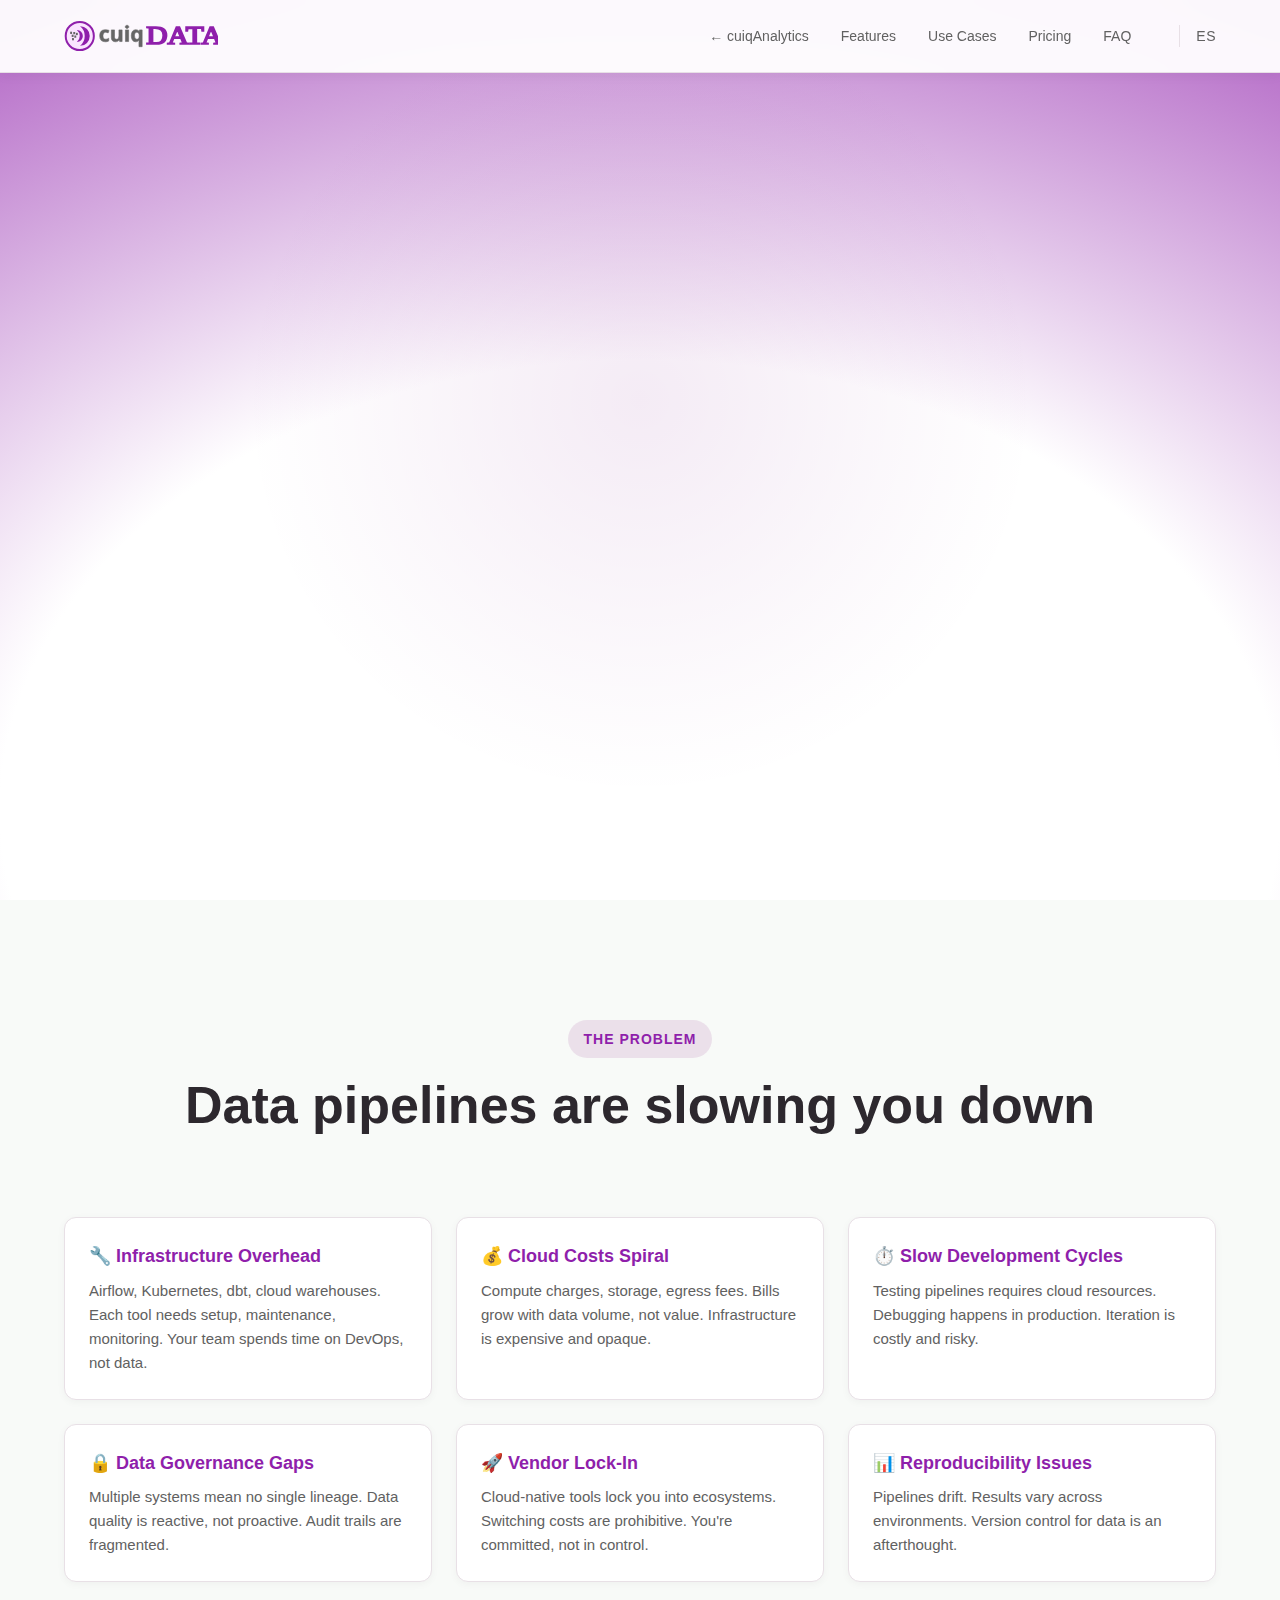
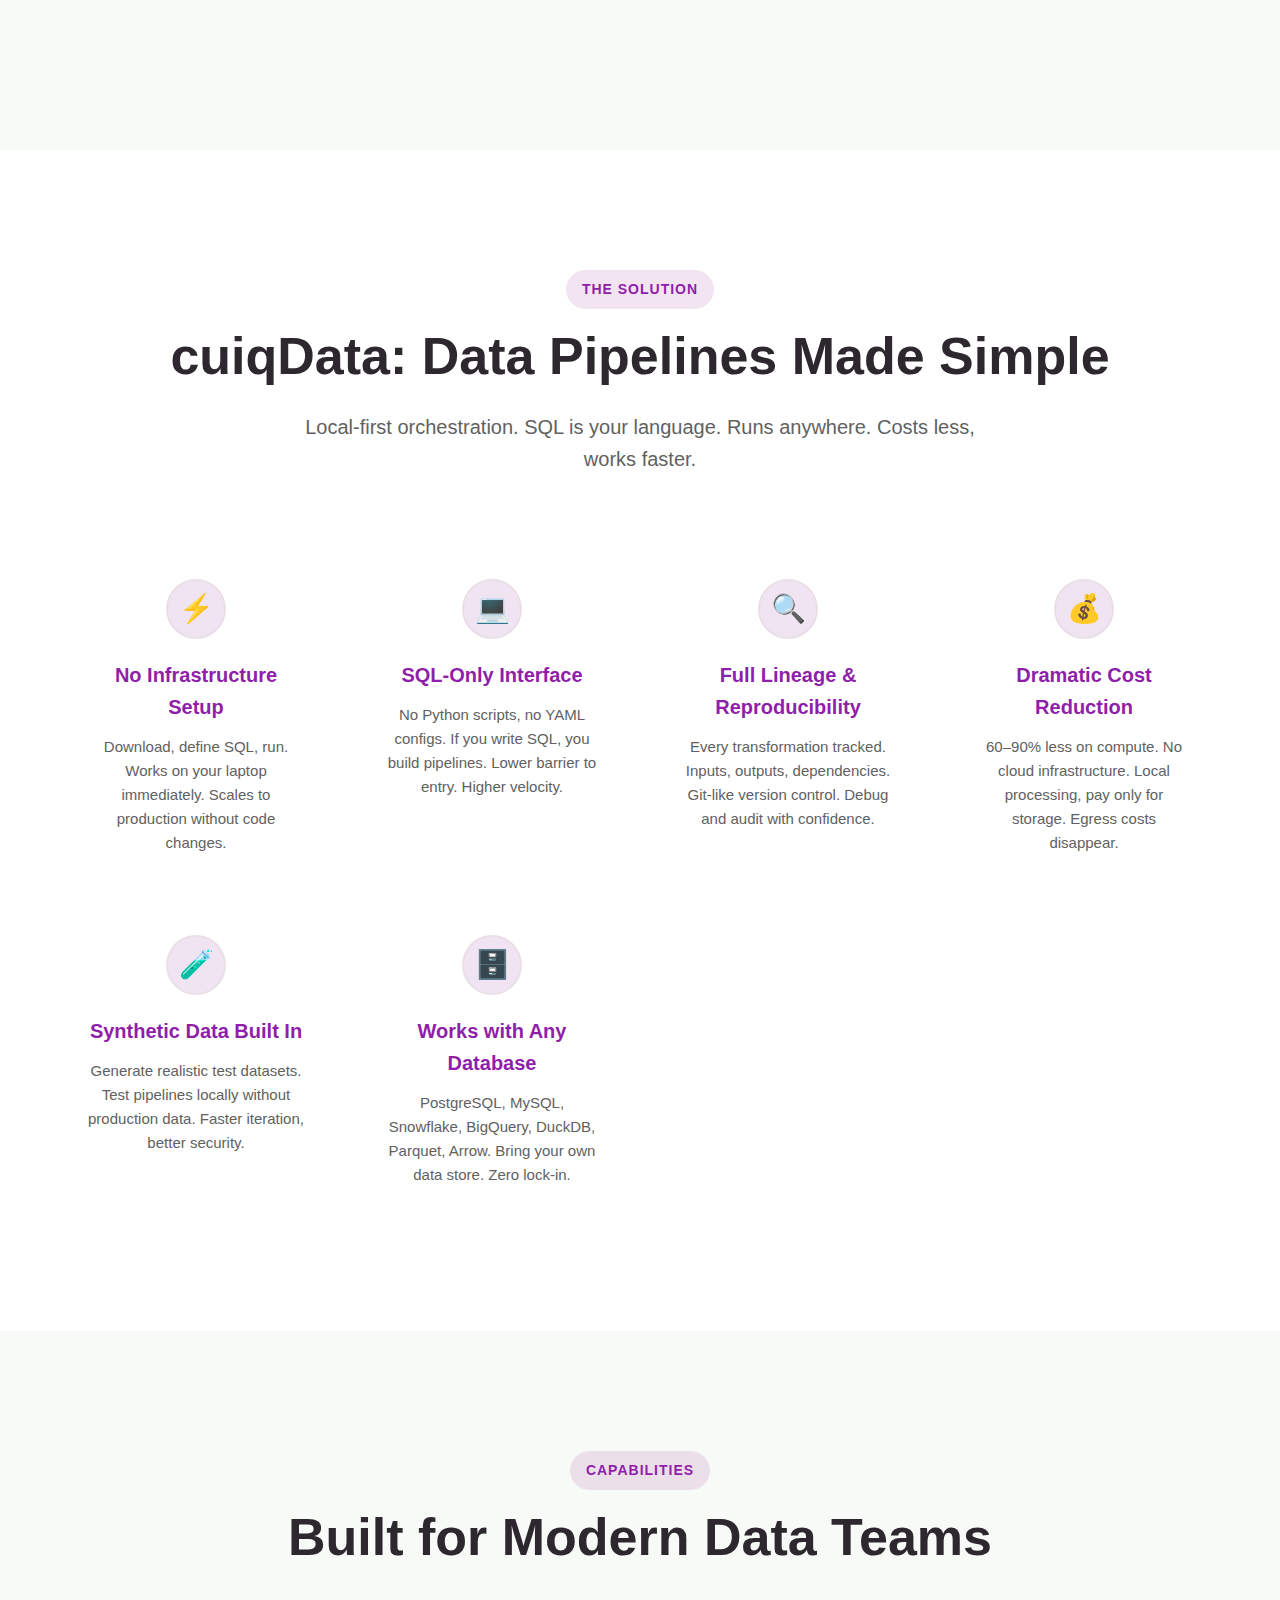
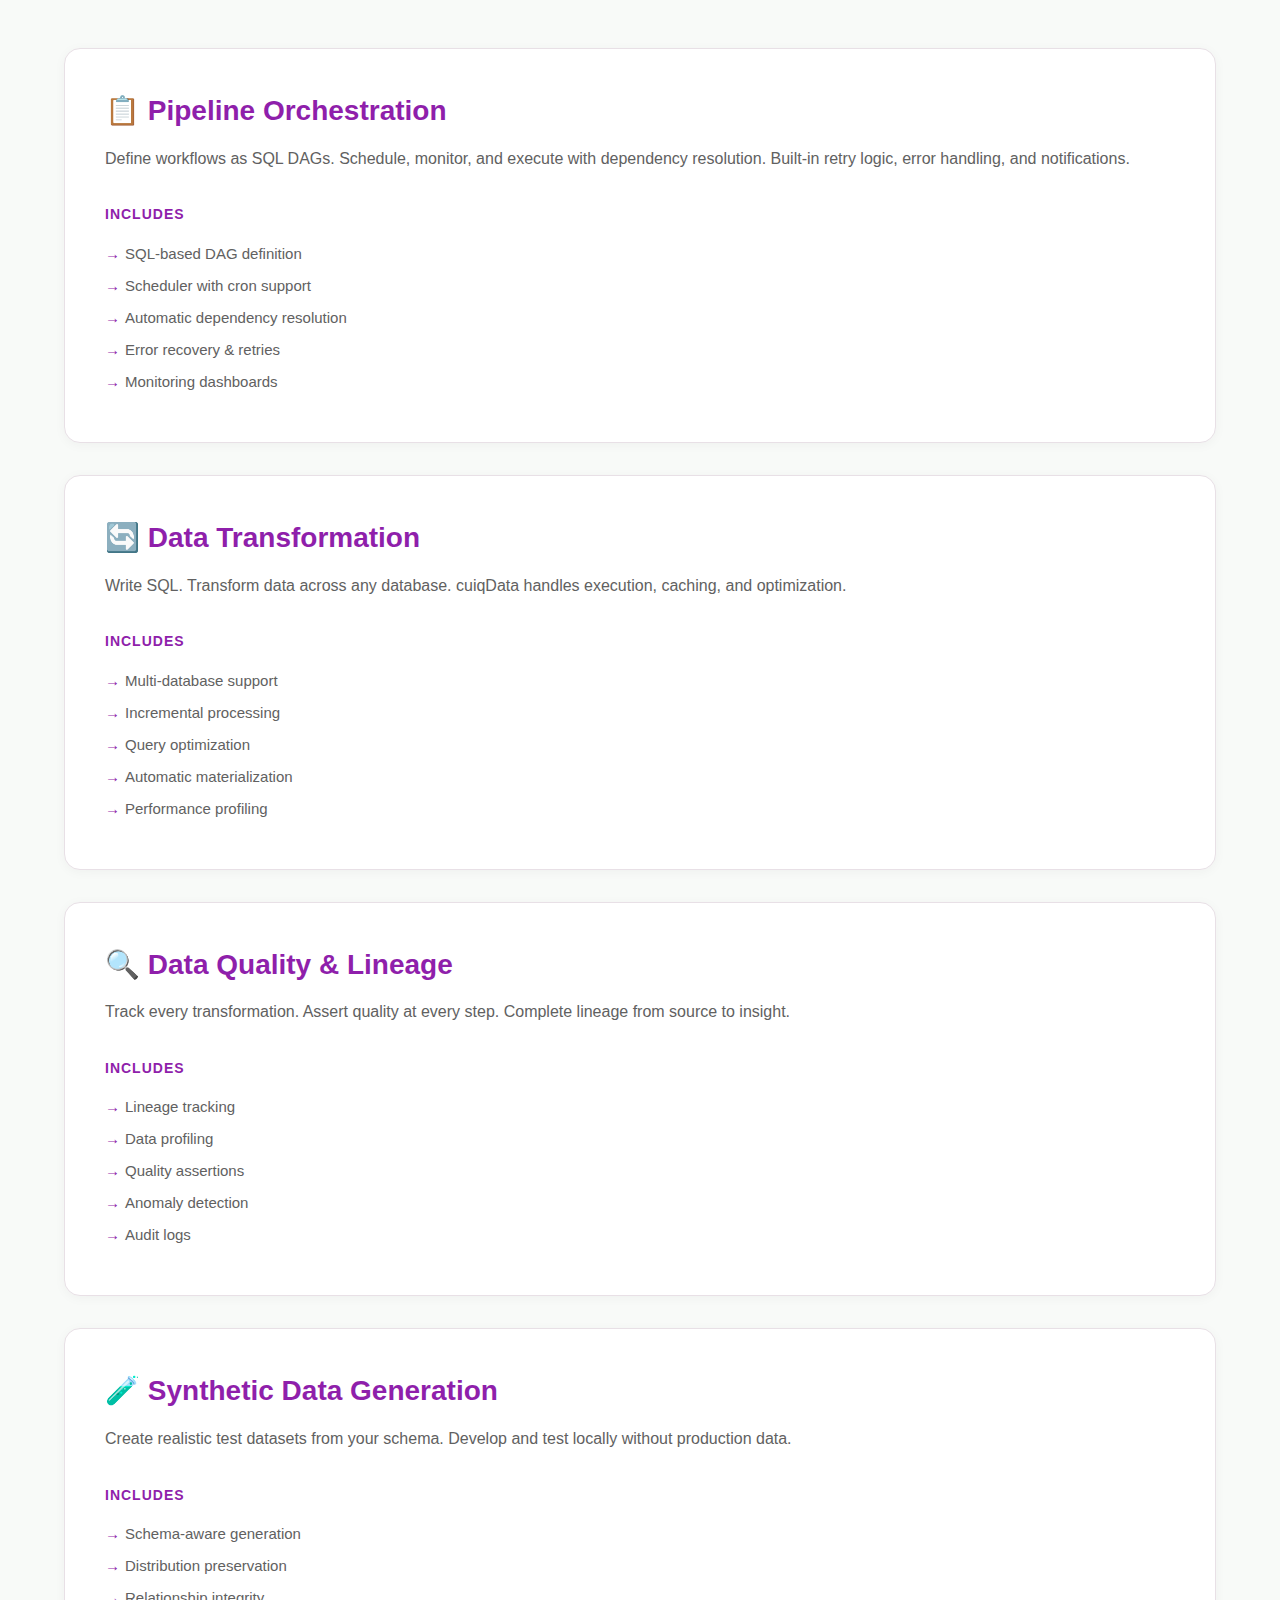
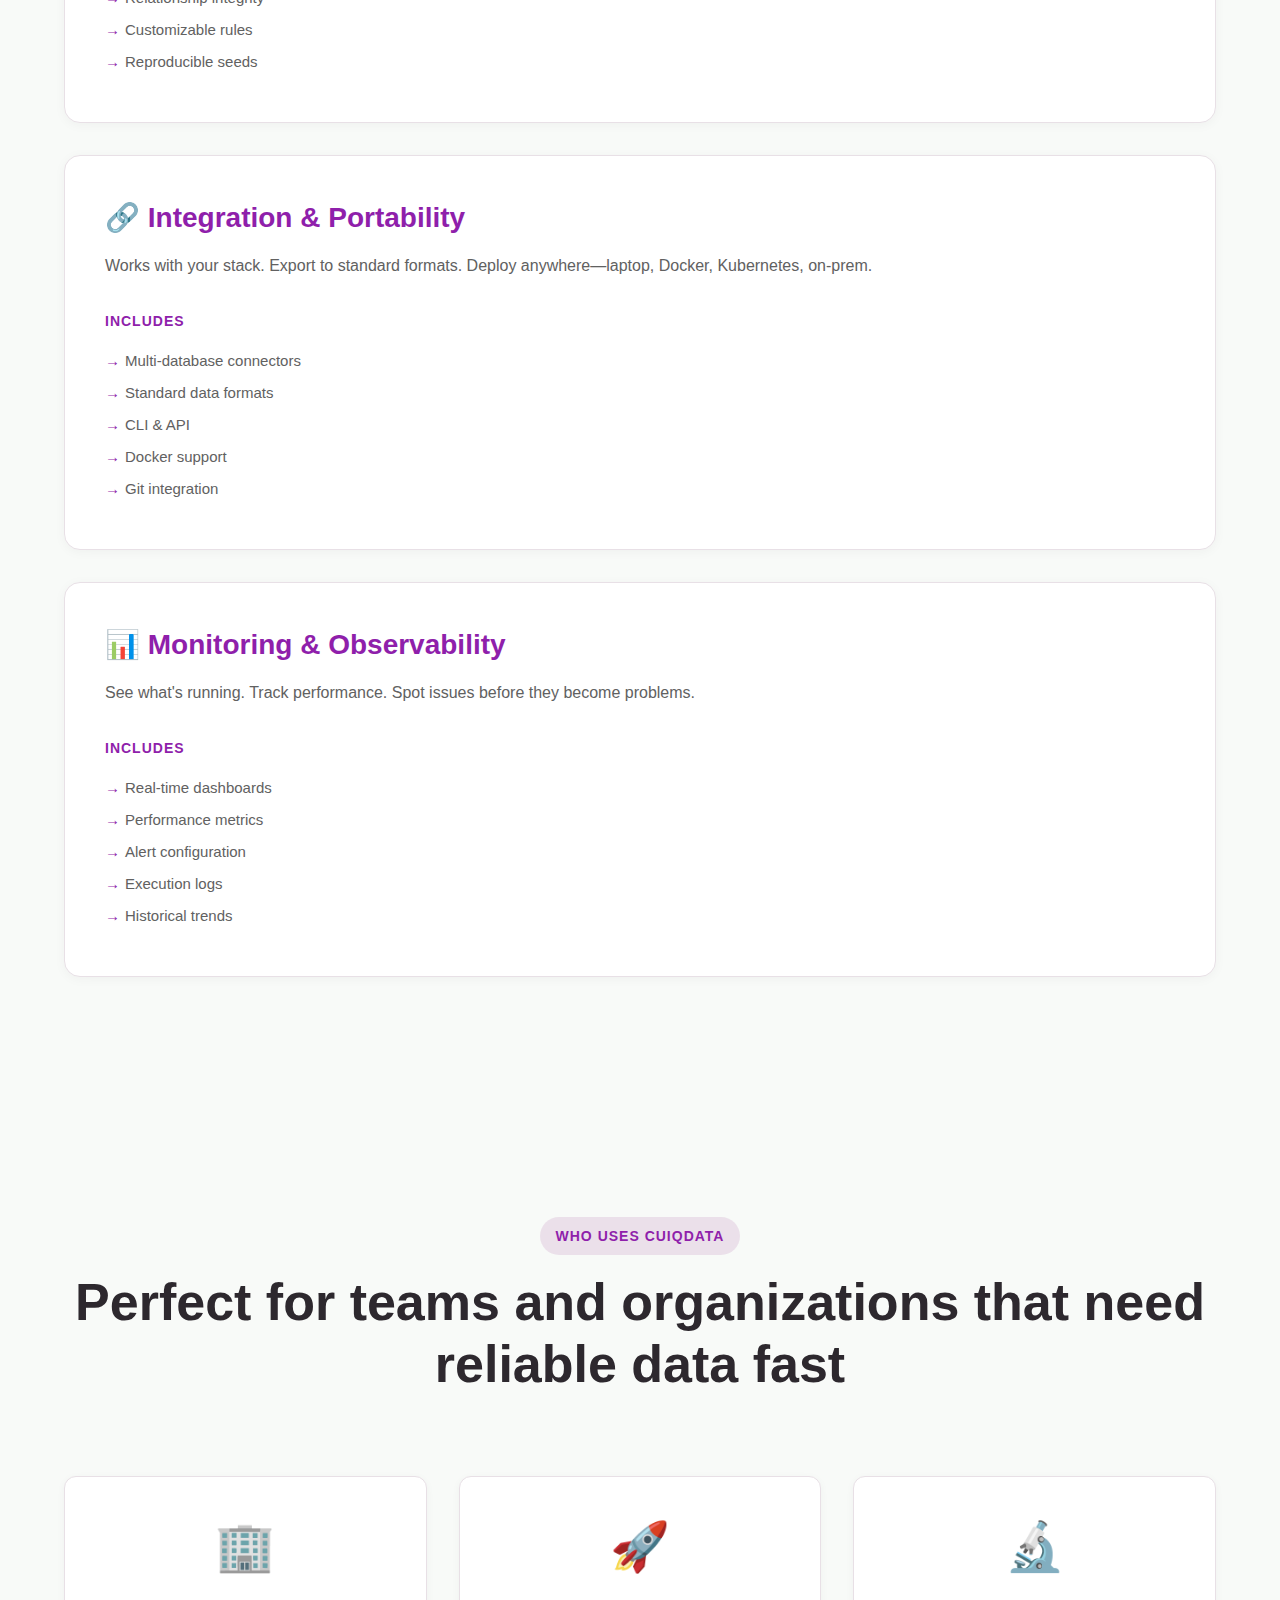
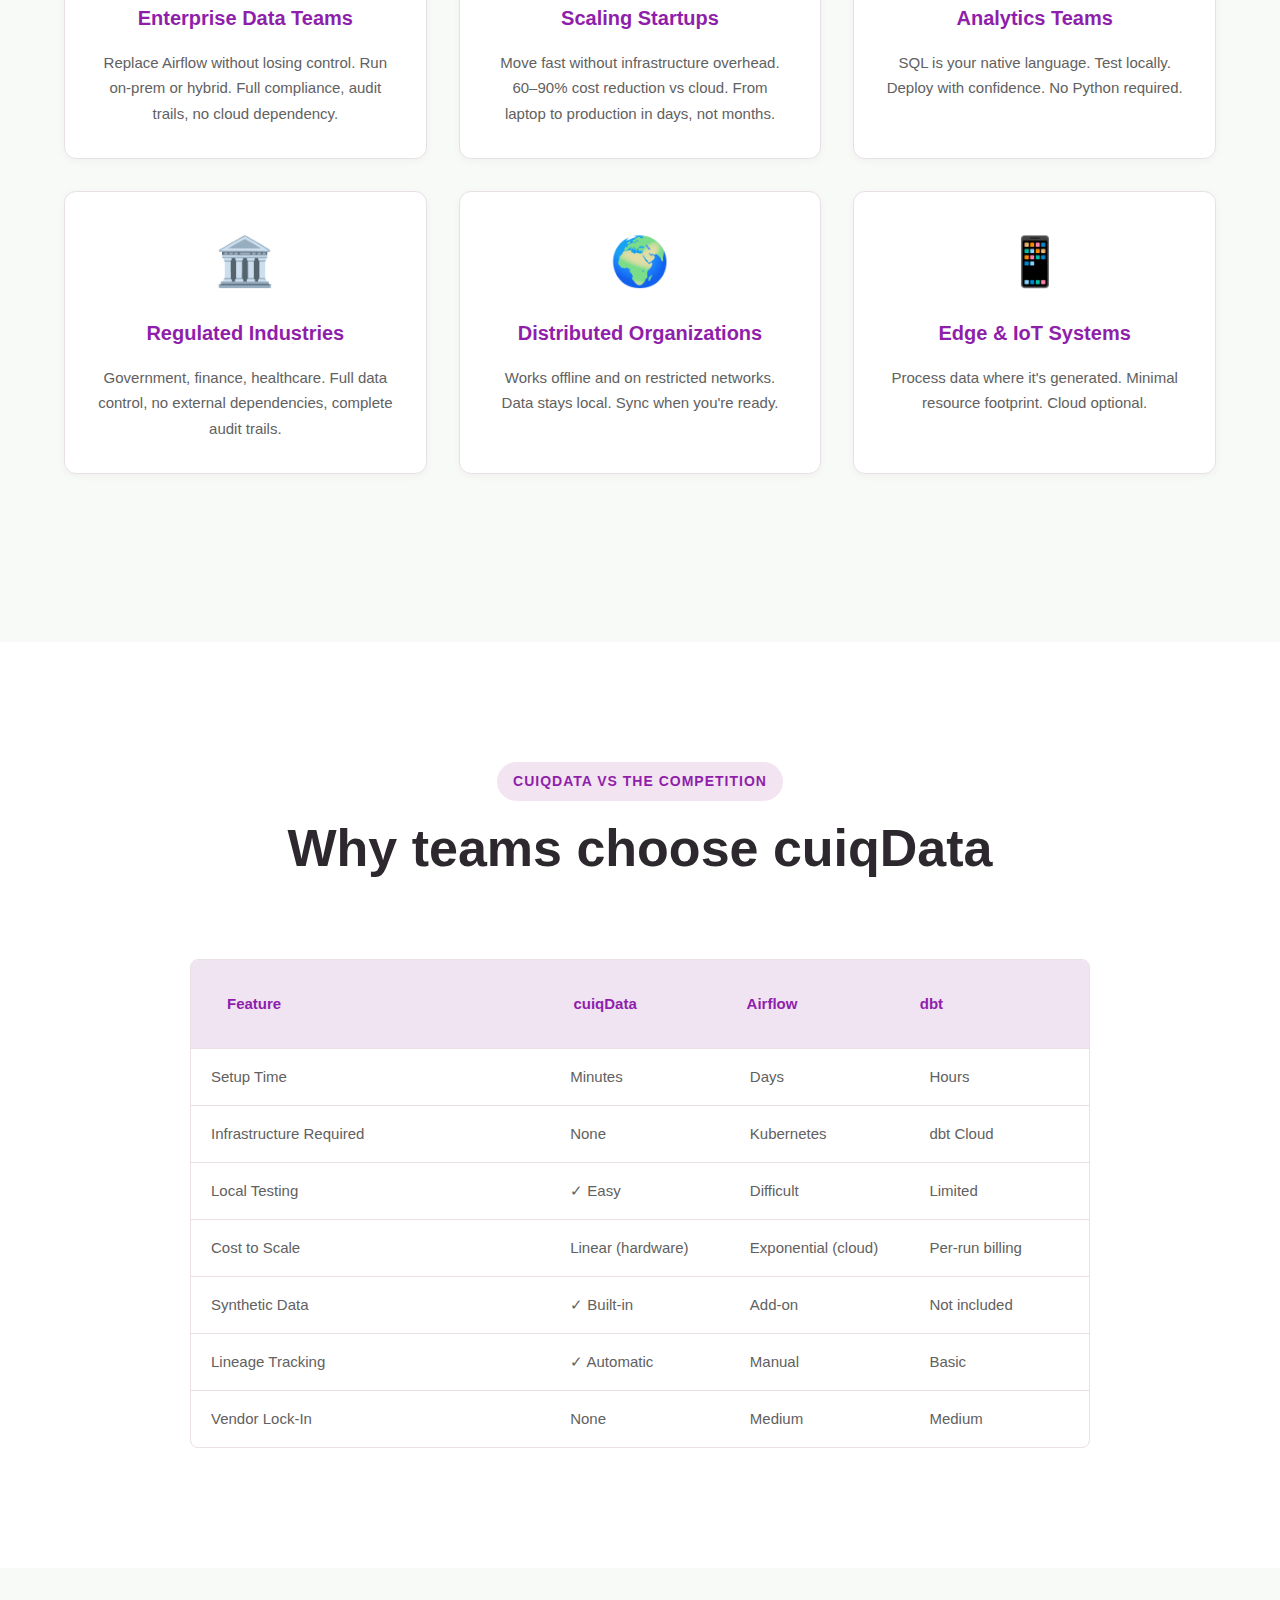
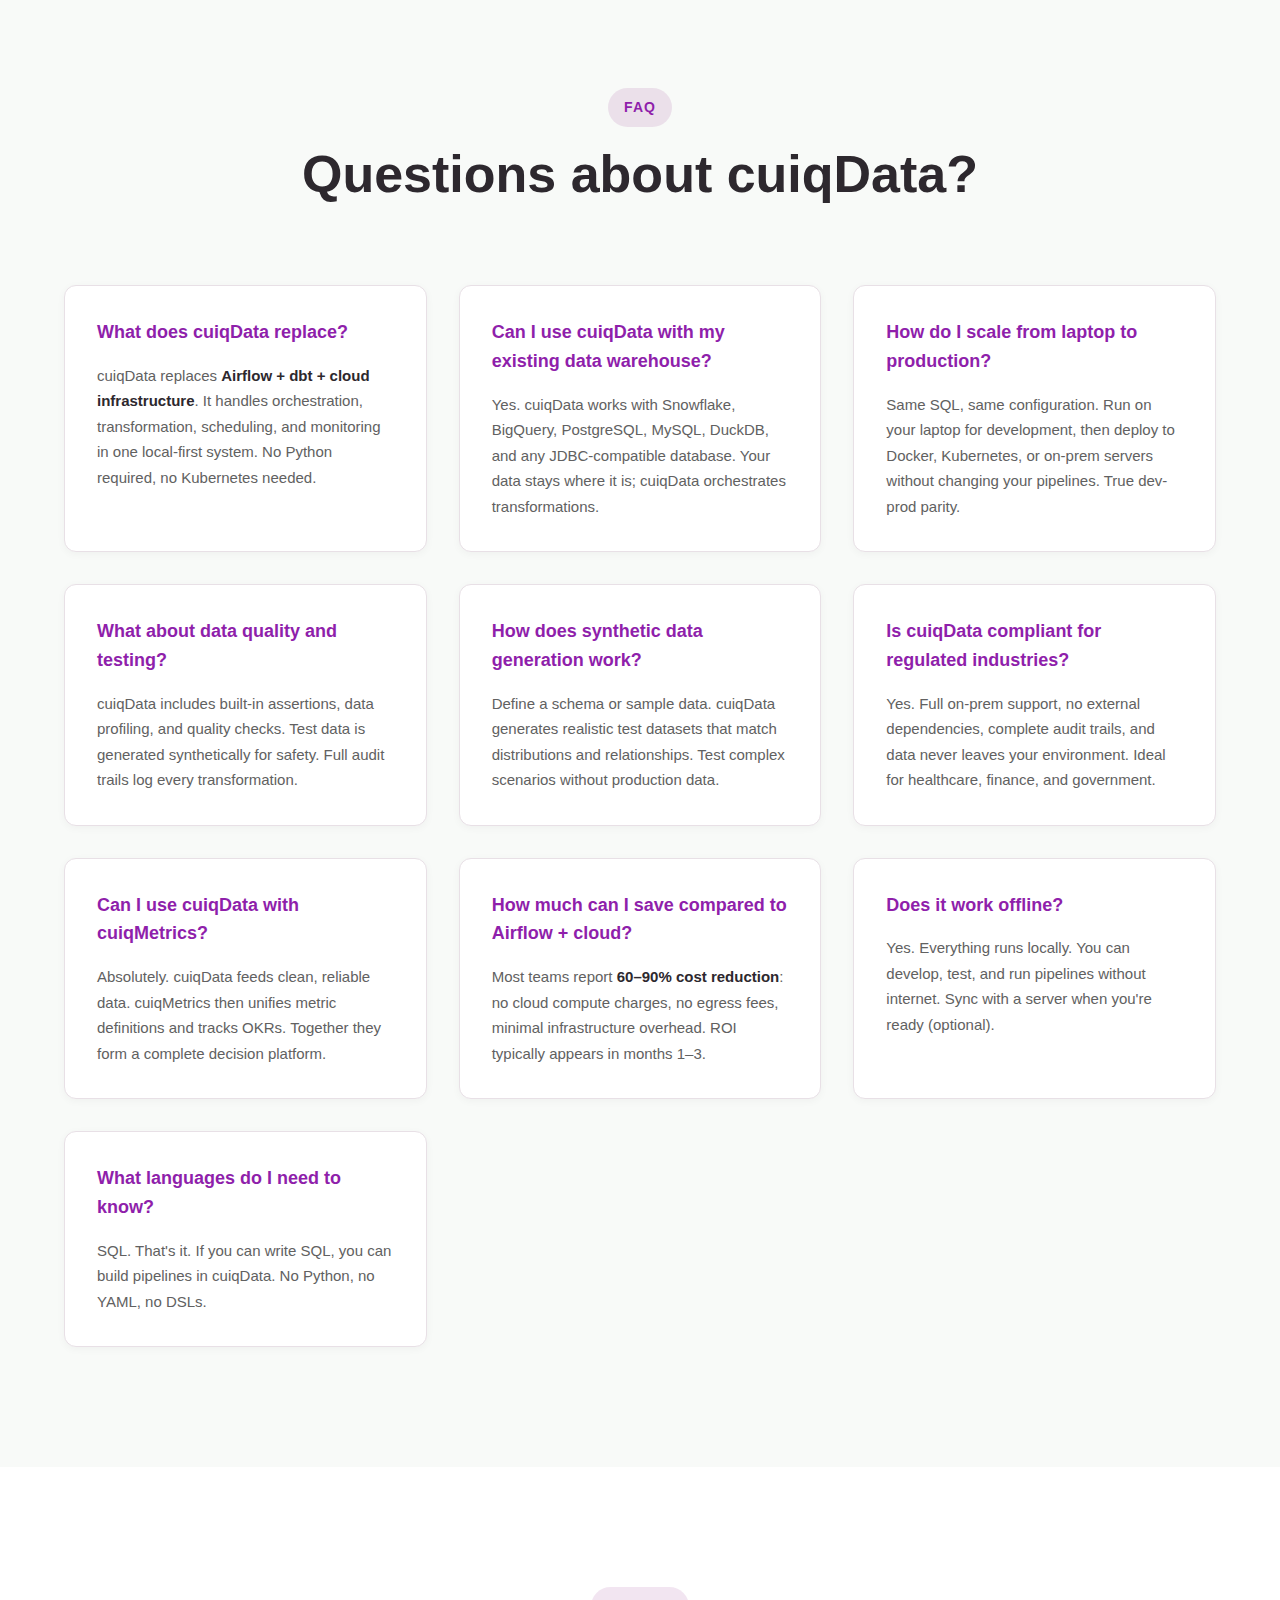
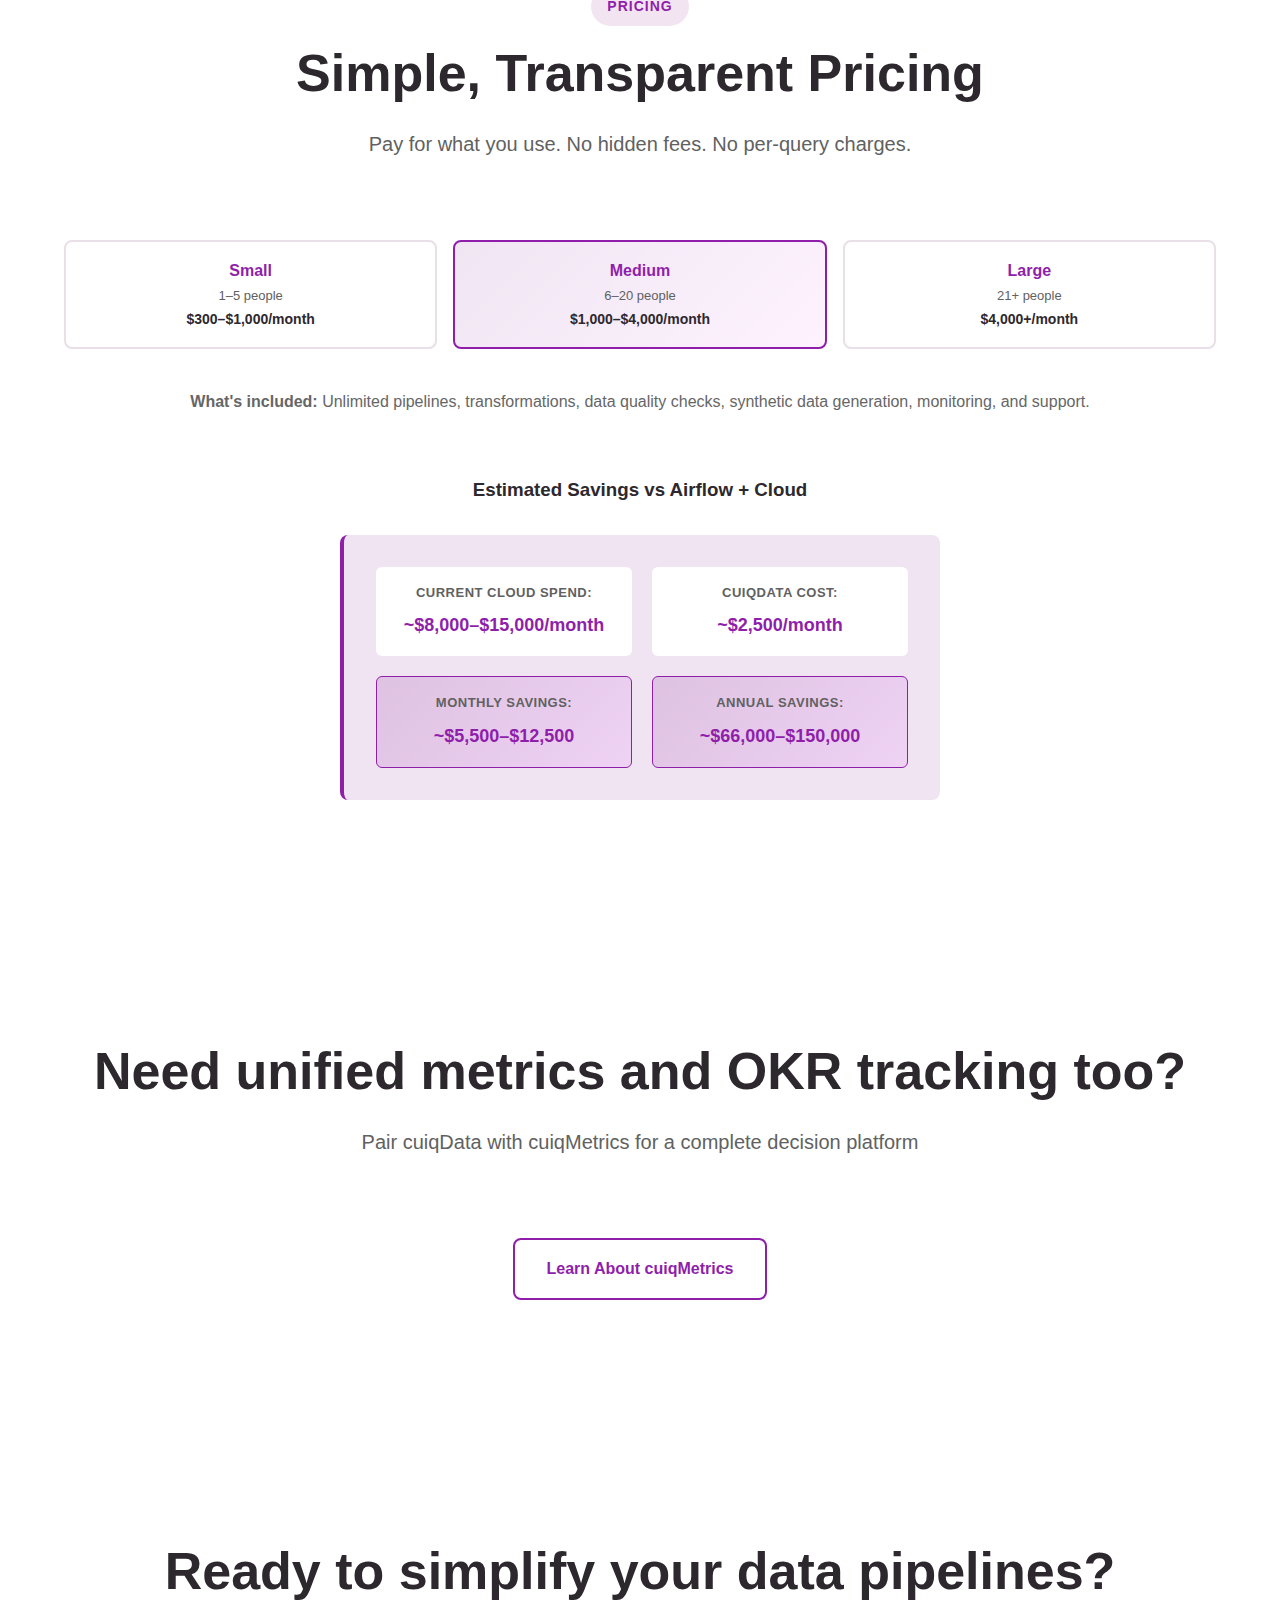
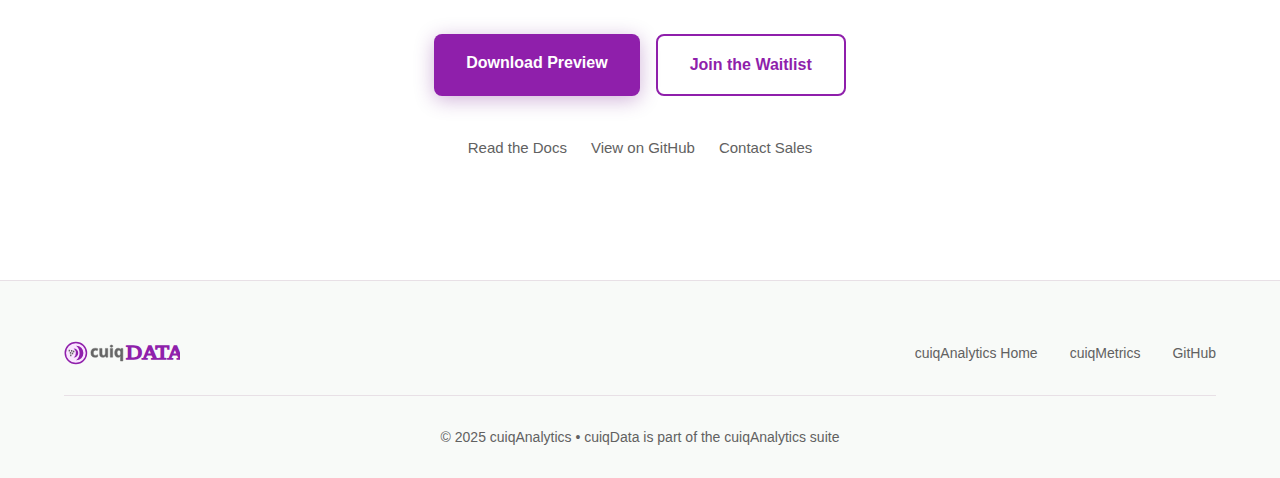
<file: cuiqdata.html>
<!DOCTYPE html>
<html lang="en">

<head>
    <meta charset="UTF-8">
    <meta name="viewport" content="width=device-width, initial-scale=1.0">
    <title>cuiqData - Local-First Data Orchestration & Transformation</title>
    <link rel="stylesheet" href="/static/styles_cuiqdata.css">
</head>

<body>
    <!-- Navigation -->
    <nav>
        <div class="header">
            <a href="/" style="display: flex; align-items: center; text-decoration: none;">
                <img src="/static/cuiqDATA.svg" height="32" alt="cuiqData Logo">
            </a>
            <button class="hamburger" id="hamburger">
                <span></span>
                <span></span>
                <span></span>
            </button>
            <div class="nav-links" id="navLinks">
                <a href="/">← cuiqAnalytics</a>
                <a href="#features">Features</a>
                <a href="#usecases">Use Cases</a>
                <a href="#pricing">Pricing</a>
                <a href="#faq">FAQ</a>
                <a href="/cuiqdata/index_es.html" class="lang-link">ES</a>
            </div>
        </div>
    </nav>

    <!-- Hero Section -->
    <section id="hero" class="hero">
        <div class="container">
            <div class="hero-content fade-in">
                <h1>Orchestrate Data Without Infrastructure Complexity</h1>
                <p>Define pipelines as SQL. Run them on your laptop or in production. No Airflow. No Kubernetes. Full reproducibility, lineage tracking, and synthetic data built in.</p>
                <div class="cta-group">
                    <a href="#download" class="btn btn-primary">Download Preview</a>
                    <a href="#waitlist" class="btn btn-secondary">Join the Waitlist</a>
                </div>
            </div>
        </div>
    </section>

    <!-- Problem Section -->
    <section class="why-section">
        <div class="container">
            <div class="section-header">
                <span class="section-tag">The Problem</span>
                <h2>Data pipelines are slowing you down</h2>
            </div>

            <div class="problem-grid">
                <div class="problem-card">
                    <h3>🔧 Infrastructure Overhead</h3>
                    <p>Airflow, Kubernetes, dbt, cloud warehouses. Each tool needs setup, maintenance, monitoring. Your team spends time on DevOps, not data.</p>
                </div>
                <div class="problem-card">
                    <h3>💰 Cloud Costs Spiral</h3>
                    <p>Compute charges, storage, egress fees. Bills grow with data volume, not value. Infrastructure is expensive and opaque.</p>
                </div>
                <div class="problem-card">
                    <h3>⏱️ Slow Development Cycles</h3>
                    <p>Testing pipelines requires cloud resources. Debugging happens in production. Iteration is costly and risky.</p>
                </div>
                <div class="problem-card">
                    <h3>🔒 Data Governance Gaps</h3>
                    <p>Multiple systems mean no single lineage. Data quality is reactive, not proactive. Audit trails are fragmented.</p>
                </div>
                <div class="problem-card">
                    <h3>🚀 Vendor Lock-In</h3>
                    <p>Cloud-native tools lock you into ecosystems. Switching costs are prohibitive. You're committed, not in control.</p>
                </div>
                <div class="problem-card">
                    <h3>📊 Reproducibility Issues</h3>
                    <p>Pipelines drift. Results vary across environments. Version control for data is an afterthought.</p>
                </div>
            </div>
        </div>
    </section>

    <!-- Solution Section -->
    <section class="solution-section">
        <div class="container">
            <div class="section-header">
                <span class="section-tag">The Solution</span>
                <h2>cuiqData: Data Pipelines Made Simple</h2>
                <p class="section-subtitle">Local-first orchestration. SQL is your language. Runs anywhere. Costs less, works faster.</p>
            </div>

            <div class="benefits-grid">
                <div class="benefit-item">
                    <div class="benefit-icon">⚡</div>
                    <h3>No Infrastructure Setup</h3>
                    <p>Download, define SQL, run. Works on your laptop immediately. Scales to production without code changes.</p>
                </div>
                <div class="benefit-item">
                    <div class="benefit-icon">💻</div>
                    <h3>SQL-Only Interface</h3>
                    <p>No Python scripts, no YAML configs. If you write SQL, you build pipelines. Lower barrier to entry. Higher velocity.</p>
                </div>
                <div class="benefit-item">
                    <div class="benefit-icon">🔍</div>
                    <h3>Full Lineage & Reproducibility</h3>
                    <p>Every transformation tracked. Inputs, outputs, dependencies. Git-like version control. Debug and audit with confidence.</p>
                </div>
                <div class="benefit-item">
                    <div class="benefit-icon">💰</div>
                    <h3>Dramatic Cost Reduction</h3>
                    <p>60–90% less on compute. No cloud infrastructure. Local processing, pay only for storage. Egress costs disappear.</p>
                </div>
                <div class="benefit-item">
                    <div class="benefit-icon">🧪</div>
                    <h3>Synthetic Data Built In</h3>
                    <p>Generate realistic test datasets. Test pipelines locally without production data. Faster iteration, better security.</p>
                </div>
                <div class="benefit-item">
                    <div class="benefit-icon">🗄️</div>
                    <h3>Works with Any Database</h3>
                    <p>PostgreSQL, MySQL, Snowflake, BigQuery, DuckDB, Parquet, Arrow. Bring your own data store. Zero lock-in.</p>
                </div>
            </div>
        </div>
    </section>

    <!-- Features Section -->
    <section id="features" class="products-section">
        <div class="container">
            <div class="section-header">
                <span class="section-tag">Capabilities</span>
                <h2>Built for Modern Data Teams</h2>
            </div>

            <div class="product-grid">
                <div class="product-card">
                    <div class="product-header">
                        <h3>📋 Pipeline Orchestration</h3>
                        <p class="product-description">Define workflows as SQL DAGs. Schedule, monitor, and execute with dependency resolution. Built-in retry logic, error handling, and notifications.</p>
                    </div>
                    <div class="product-details">
                        <div class="detail-column">
                            <h4>Includes</h4>
                            <ul>
                                <li>SQL-based DAG definition</li>
                                <li>Scheduler with cron support</li>
                                <li>Automatic dependency resolution</li>
                                <li>Error recovery & retries</li>
                                <li>Monitoring dashboards</li>
                            </ul>
                        </div>
                    </div>
                </div>

                <div class="product-card">
                    <div class="product-header">
                        <h3>🔄 Data Transformation</h3>
                        <p class="product-description">Write SQL. Transform data across any database. cuiqData handles execution, caching, and optimization.</p>
                    </div>
                    <div class="product-details">
                        <div class="detail-column">
                            <h4>Includes</h4>
                            <ul>
                                <li>Multi-database support</li>
                                <li>Incremental processing</li>
                                <li>Query optimization</li>
                                <li>Automatic materialization</li>
                                <li>Performance profiling</li>
                            </ul>
                        </div>
                    </div>
                </div>

                <div class="product-card">
                    <div class="product-header">
                        <h3>🔍 Data Quality & Lineage</h3>
                        <p class="product-description">Track every transformation. Assert quality at every step. Complete lineage from source to insight.</p>
                    </div>
                    <div class="product-details">
                        <div class="detail-column">
                            <h4>Includes</h4>
                            <ul>
                                <li>Lineage tracking</li>
                                <li>Data profiling</li>
                                <li>Quality assertions</li>
                                <li>Anomaly detection</li>
                                <li>Audit logs</li>
                            </ul>
                        </div>
                    </div>
                </div>

                <div class="product-card">
                    <div class="product-header">
                        <h3>🧪 Synthetic Data Generation</h3>
                        <p class="product-description">Create realistic test datasets from your schema. Develop and test locally without production data.</p>
                    </div>
                    <div class="product-details">
                        <div class="detail-column">
                            <h4>Includes</h4>
                            <ul>
                                <li>Schema-aware generation</li>
                                <li>Distribution preservation</li>
                                <li>Relationship integrity</li>
                                <li>Customizable rules</li>
                                <li>Reproducible seeds</li>
                            </ul>
                        </div>
                    </div>
                </div>

                <div class="product-card">
                    <div class="product-header">
                        <h3>🔗 Integration & Portability</h3>
                        <p class="product-description">Works with your stack. Export to standard formats. Deploy anywhere—laptop, Docker, Kubernetes, on-prem.</p>
                    </div>
                    <div class="product-details">
                        <div class="detail-column">
                            <h4>Includes</h4>
                            <ul>
                                <li>Multi-database connectors</li>
                                <li>Standard data formats</li>
                                <li>CLI & API</li>
                                <li>Docker support</li>
                                <li>Git integration</li>
                            </ul>
                        </div>
                    </div>
                </div>

                <div class="product-card">
                    <div class="product-header">
                        <h3>📊 Monitoring & Observability</h3>
                        <p class="product-description">See what's running. Track performance. Spot issues before they become problems.</p>
                    </div>
                    <div class="product-details">
                        <div class="detail-column">
                            <h4>Includes</h4>
                            <ul>
                                <li>Real-time dashboards</li>
                                <li>Performance metrics</li>
                                <li>Alert configuration</li>
                                <li>Execution logs</li>
                                <li>Historical trends</li>
                            </ul>
                        </div>
                    </div>
                </div>
            </div>
        </div>
    </section>

    <!-- Use Cases Section -->
    <section id="usecases" class="about-section">
        <div class="container">
            <div class="section-header">
                <span class="section-tag">Who Uses cuiqData</span>
                <h2>Perfect for teams and organizations that need reliable data fast</h2>
            </div>

            <div class="about-grid">
                <div class="about-card">
                    <div class="about-icon">🏢</div>
                    <h3>Enterprise Data Teams</h3>
                    <p>Replace Airflow without losing control. Run on-prem or hybrid. Full compliance, audit trails, no cloud dependency.</p>
                </div>
                <div class="about-card">
                    <div class="about-icon">🚀</div>
                    <h3>Scaling Startups</h3>
                    <p>Move fast without infrastructure overhead. 60–90% cost reduction vs cloud. From laptop to production in days, not months.</p>
                </div>
                <div class="about-card">
                    <div class="about-icon">🔬</div>
                    <h3>Analytics Teams</h3>
                    <p>SQL is your native language. Test locally. Deploy with confidence. No Python required.</p>
                </div>
                <div class="about-card">
                    <div class="about-icon">🏛️</div>
                    <h3>Regulated Industries</h3>
                    <p>Government, finance, healthcare. Full data control, no external dependencies, complete audit trails.</p>
                </div>
                <div class="about-card">
                    <div class="about-icon">🌍</div>
                    <h3>Distributed Organizations</h3>
                    <p>Works offline and on restricted networks. Data stays local. Sync when you're ready.</p>
                </div>
                <div class="about-card">
                    <div class="about-icon">📱</div>
                    <h3>Edge & IoT Systems</h3>
                    <p>Process data where it's generated. Minimal resource footprint. Cloud optional.</p>
                </div>
            </div>
        </div>
    </section>

    <!-- Comparison Section -->
    <section class="solution-section">
        <div class="container">
            <div class="section-header">
                <span class="section-tag">cuiqData vs The Competition</span>
                <h2>Why teams choose cuiqData</h2>
            </div>

            <div class="savings-table" style="max-width: 900px; margin: 0 auto;">
                <div class="table-row header">
                    <div class="table-cell">Feature</div>
                    <div class="table-cell">cuiqData</div>
                    <div class="table-cell">Airflow</div>
                    <div class="table-cell">dbt</div>
                </div>
                <div class="table-row">
                    <div class="table-cell">Setup Time</div>
                    <div class="table-cell">Minutes</div>
                    <div class="table-cell">Days</div>
                    <div class="table-cell">Hours</div>
                </div>
                <div class="table-row">
                    <div class="table-cell">Infrastructure Required</div>
                    <div class="table-cell">None</div>
                    <div class="table-cell">Kubernetes</div>
                    <div class="table-cell">dbt Cloud</div>
                </div>
                <div class="table-row">
                    <div class="table-cell">Local Testing</div>
                    <div class="table-cell">✓ Easy</div>
                    <div class="table-cell">Difficult</div>
                    <div class="table-cell">Limited</div>
                </div>
                <div class="table-row">
                    <div class="table-cell">Cost to Scale</div>
                    <div class="table-cell">Linear (hardware)</div>
                    <div class="table-cell">Exponential (cloud)</div>
                    <div class="table-cell">Per-run billing</div>
                </div>
                <div class="table-row">
                    <div class="table-cell">Synthetic Data</div>
                    <div class="table-cell">✓ Built-in</div>
                    <div class="table-cell">Add-on</div>
                    <div class="table-cell">Not included</div>
                </div>
                <div class="table-row">
                    <div class="table-cell">Lineage Tracking</div>
                    <div class="table-cell">✓ Automatic</div>
                    <div class="table-cell">Manual</div>
                    <div class="table-cell">Basic</div>
                </div>
                <div class="table-row">
                    <div class="table-cell">Vendor Lock-In</div>
                    <div class="table-cell">None</div>
                    <div class="table-cell">Medium</div>
                    <div class="table-cell">Medium</div>
                </div>
            </div>
        </div>
    </section>

    <!-- FAQ Section -->
    <section id="faq" class="faq-section">
        <div class="container">
            <div class="section-header">
                <span class="section-tag">FAQ</span>
                <h2>Questions about cuiqData?</h2>
            </div>

            <div class="faq-container">
                <div class="faq-item">
                    <h3>What does cuiqData replace?</h3>
                    <p>cuiqData replaces <strong>Airflow + dbt + cloud infrastructure</strong>. It handles orchestration, transformation, scheduling, and monitoring in one local-first system. No Python required, no Kubernetes needed.</p>
                </div>

                <div class="faq-item">
                    <h3>Can I use cuiqData with my existing data warehouse?</h3>
                    <p>Yes. cuiqData works with Snowflake, BigQuery, PostgreSQL, MySQL, DuckDB, and any JDBC-compatible database. Your data stays where it is; cuiqData orchestrates transformations.</p>
                </div>

                <div class="faq-item">
                    <h3>How do I scale from laptop to production?</h3>
                    <p>Same SQL, same configuration. Run on your laptop for development, then deploy to Docker, Kubernetes, or on-prem servers without changing your pipelines. True dev-prod parity.</p>
                </div>

                <div class="faq-item">
                    <h3>What about data quality and testing?</h3>
                    <p>cuiqData includes built-in assertions, data profiling, and quality checks. Test data is generated synthetically for safety. Full audit trails log every transformation.</p>
                </div>

                <div class="faq-item">
                    <h3>How does synthetic data generation work?</h3>
                    <p>Define a schema or sample data. cuiqData generates realistic test datasets that match distributions and relationships. Test complex scenarios without production data.</p>
                </div>

                <div class="faq-item">
                    <h3>Is cuiqData compliant for regulated industries?</h3>
                    <p>Yes. Full on-prem support, no external dependencies, complete audit trails, and data never leaves your environment. Ideal for healthcare, finance, and government.</p>
                </div>

                <div class="faq-item">
                    <h3>Can I use cuiqData with cuiqMetrics?</h3>
                    <p>Absolutely. cuiqData feeds clean, reliable data. cuiqMetrics then unifies metric definitions and tracks OKRs. Together they form a complete decision platform.</p>
                </div>

                <div class="faq-item">
                    <h3>How much can I save compared to Airflow + cloud?</h3>
                    <p>Most teams report <strong>60–90% cost reduction</strong>: no cloud compute charges, no egress fees, minimal infrastructure overhead. ROI typically appears in months 1–3.</p>
                </div>

                <div class="faq-item">
                    <h3>Does it work offline?</h3>
                    <p>Yes. Everything runs locally. You can develop, test, and run pipelines without internet. Sync with a server when you're ready (optional).</p>
                </div>

                <div class="faq-item">
                    <h3>What languages do I need to know?</h3>
                    <p>SQL. That's it. If you can write SQL, you can build pipelines in cuiqData. No Python, no YAML, no DSLs.</p>
                </div>
            </div>
        </div>
    </section>

    <!-- Pricing Section -->
    <section class="calculator-section" id="pricing">
        <div class="container">
            <div class="section-header">
                <span class="section-tag">Pricing</span>
                <h2>Simple, Transparent Pricing</h2>
                <p class="section-subtitle">Pay for what you use. No hidden fees. No per-query charges.</p>
            </div>

            <div class="team-size-selector" style="justify-content: center; margin: 60px 0;">
                <div style="text-align: center;">
                    <div class="team-buttons" style="justify-content: center;">
                        <button class="team-btn" data-size="small">
                            <span class="team-label">Small</span>
                            <span class="team-range">1–5 people</span>
                            <span class="team-price">$300–$1,000/month</span>
                        </button>
                        <button class="team-btn active" data-size="medium">
                            <span class="team-label">Medium</span>
                            <span class="team-range">6–20 people</span>
                            <span class="team-price">$1,000–$4,000/month</span>
                        </button>
                        <button class="team-btn" data-size="large">
                            <span class="team-label">Large</span>
                            <span class="team-range">21+ people</span>
                            <span class="team-price">$4,000+/month</span>
                        </button>
                    </div>
                    <p style="margin-top: 40px; color: #666;">
                        <strong>What's included:</strong> Unlimited pipelines, transformations, data quality checks, synthetic data generation, monitoring, and support.
                    </p>
                </div>
            </div>

            <div style="text-align: center; margin-top: 60px;">
                <h3 style="margin-bottom: 30px;">Estimated Savings vs Airflow + Cloud</h3>
                <div class="example-scenario" style="max-width: 600px; margin: 0 auto;">
                    <div class="example-grid">
                        <div class="example-item">
                            <span class="example-label">Current Cloud Spend:</span>
                            <span class="example-value">~$8,000–$15,000/month</span>
                        </div>
                        <div class="example-item">
                            <span class="example-label">cuiqData Cost:</span>
                            <span class="example-value">~$2,500/month</span>
                        </div>
                        <div class="example-item highlight">
                            <span class="example-label">Monthly Savings:</span>
                            <span class="example-value">~$5,500–$12,500</span>
                        </div>
                        <div class="example-item highlight">
                            <span class="example-label">Annual Savings:</span>
                            <span class="example-value">~$66,000–$150,000</span>
                        </div>
                    </div>
                </div>
            </div>
        </div>
    </section>

    <!-- Integration CTA -->
    <section class="solution-section">
        <div class="container" style="text-align: center;">
            <div class="section-header">
                <h2>Need unified metrics and OKR tracking too?</h2>
                <p class="section-subtitle">Pair cuiqData with cuiqMetrics for a complete decision platform</p>
            </div>
            <a href="/cuiqmetrics/" class="btn btn-secondary" style="display: inline-block;">Learn About cuiqMetrics</a>
        </div>
    </section>

    <!-- CTA Section -->
    <section class="cta-section" id="download">
        <div class="container">
            <h2>Ready to simplify your data pipelines?</h2>
            <div class="cta-group">
                <a href="#" class="btn btn-primary">Download Preview</a>
                <a href="#" class="btn btn-secondary" id="waitlist">Join the Waitlist</a>
            </div>
            <div class="links">
                <a href="#">Read the Docs</a>
                <a href="#">View on GitHub</a>
                <a href="#">Contact Sales</a>
            </div>
        </div>
    </section>

    <!-- Footer -->
    <footer>
        <div class="container">
            <div class="footer-content">
                <div class="footer-logo">
                    <a href="/" style="text-decoration: none; display: flex; align-items: center;">
                        <img src="/static/cuiqDATA.svg" height="24" alt="cuiqDATA Logo">
                    </a>
                </div>
                <div class="footer-links">
                    <a href="/">cuiqAnalytics Home</a>
                    <a href="/cuiqmetrics/">cuiqMetrics</a>
                    <a href="https://github.com/cuiqanalytics/cuiqdata">GitHub</a>
                </div>
            </div>
            <div class="copyright">
                © 2025 cuiqAnalytics • cuiqData is part of the cuiqAnalytics suite
            </div>
        </div>
    </footer>

    <script>
        // Mobile menu toggle
        const hamburger = document.getElementById('hamburger');
        const navLinks = document.getElementById('navLinks');
        
        hamburger.addEventListener('click', () => {
            hamburger.classList.toggle('active');
            navLinks.classList.toggle('active');
        });
        
        navLinks.querySelectorAll('a').forEach(link => {
            link.addEventListener('click', () => {
                hamburger.classList.remove('active');
                navLinks.classList.remove('active');
            });
        });

        // Smooth scrolling
        document.querySelectorAll('a[href^="#"]').forEach(anchor => {
            anchor.addEventListener('click', function (e) {
                e.preventDefault();
                const target = document.querySelector(this.getAttribute('href'));
                if (target) {
                    target.scrollIntoView({
                        behavior: 'smooth',
                        block: 'start'
                    });
                }
            });
        });

        // Intersection Observer for fade-in animations
        const observerOptions = {
            threshold: 0.1,
            rootMargin: '0px 0px -100px 0px'
        };

        const observer = new IntersectionObserver((entries) => {
            entries.forEach(entry => {
                if (entry.isIntersecting) {
                    entry.target.style.animation = 'fadeInUp 0.8s ease-out forwards';
                }
            });
        }, observerOptions);

        document.querySelectorAll('.product-card, .problem-card, .benefit-item, .about-card, .faq-item').forEach(el => {
            observer.observe(el);
        });

        // Navbar background on scroll
        const nav = document.querySelector('nav');
        window.addEventListener('scroll', () => {
            if (window.scrollY > 50) {
                nav.style.background = 'rgba(255, 255, 255, 0.98)';
                nav.style.boxShadow = '0 4px 20px rgba(0, 0, 0, 0.08)';
            } else {
                nav.style.background = 'rgba(255, 255, 255, 0.95)';
                nav.style.boxShadow = '0 2px 12px rgba(0, 0, 0, 0.05)';
            }
        });
    </script>
</body>

</html>
</file>
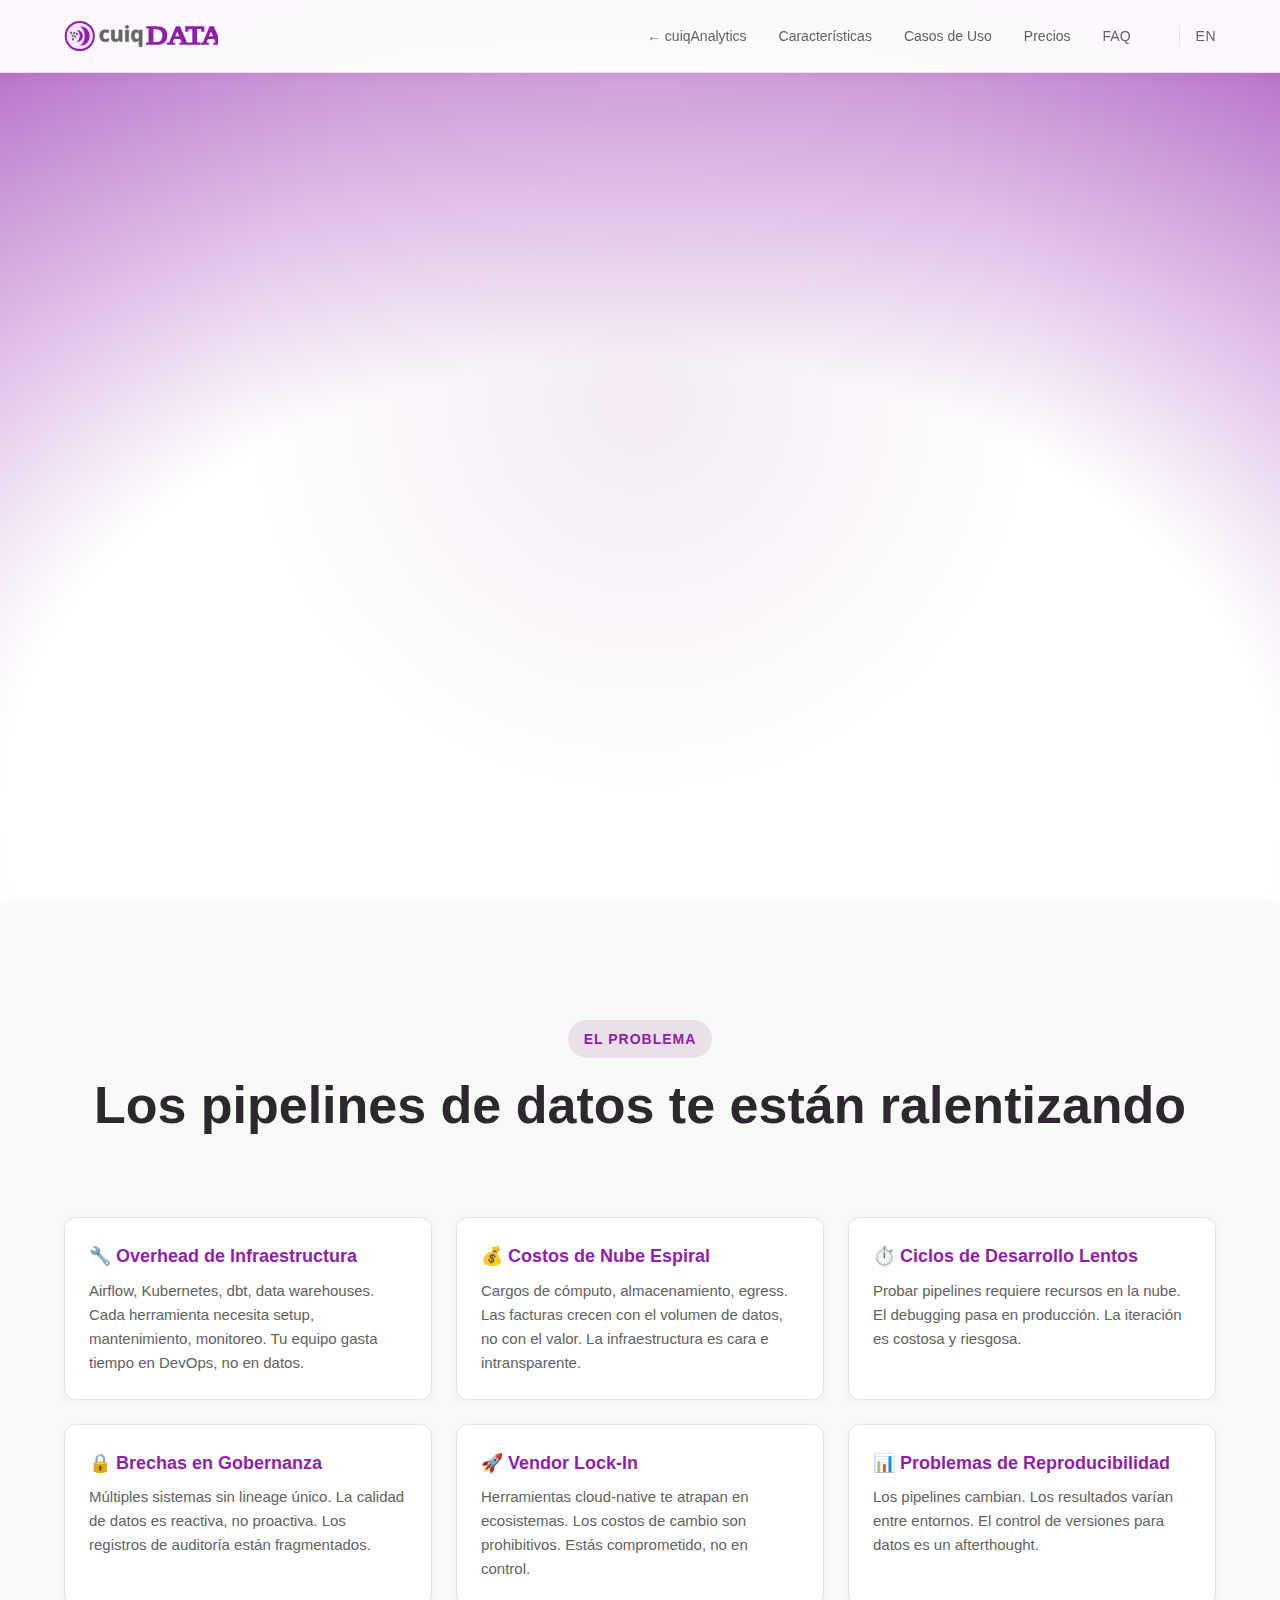
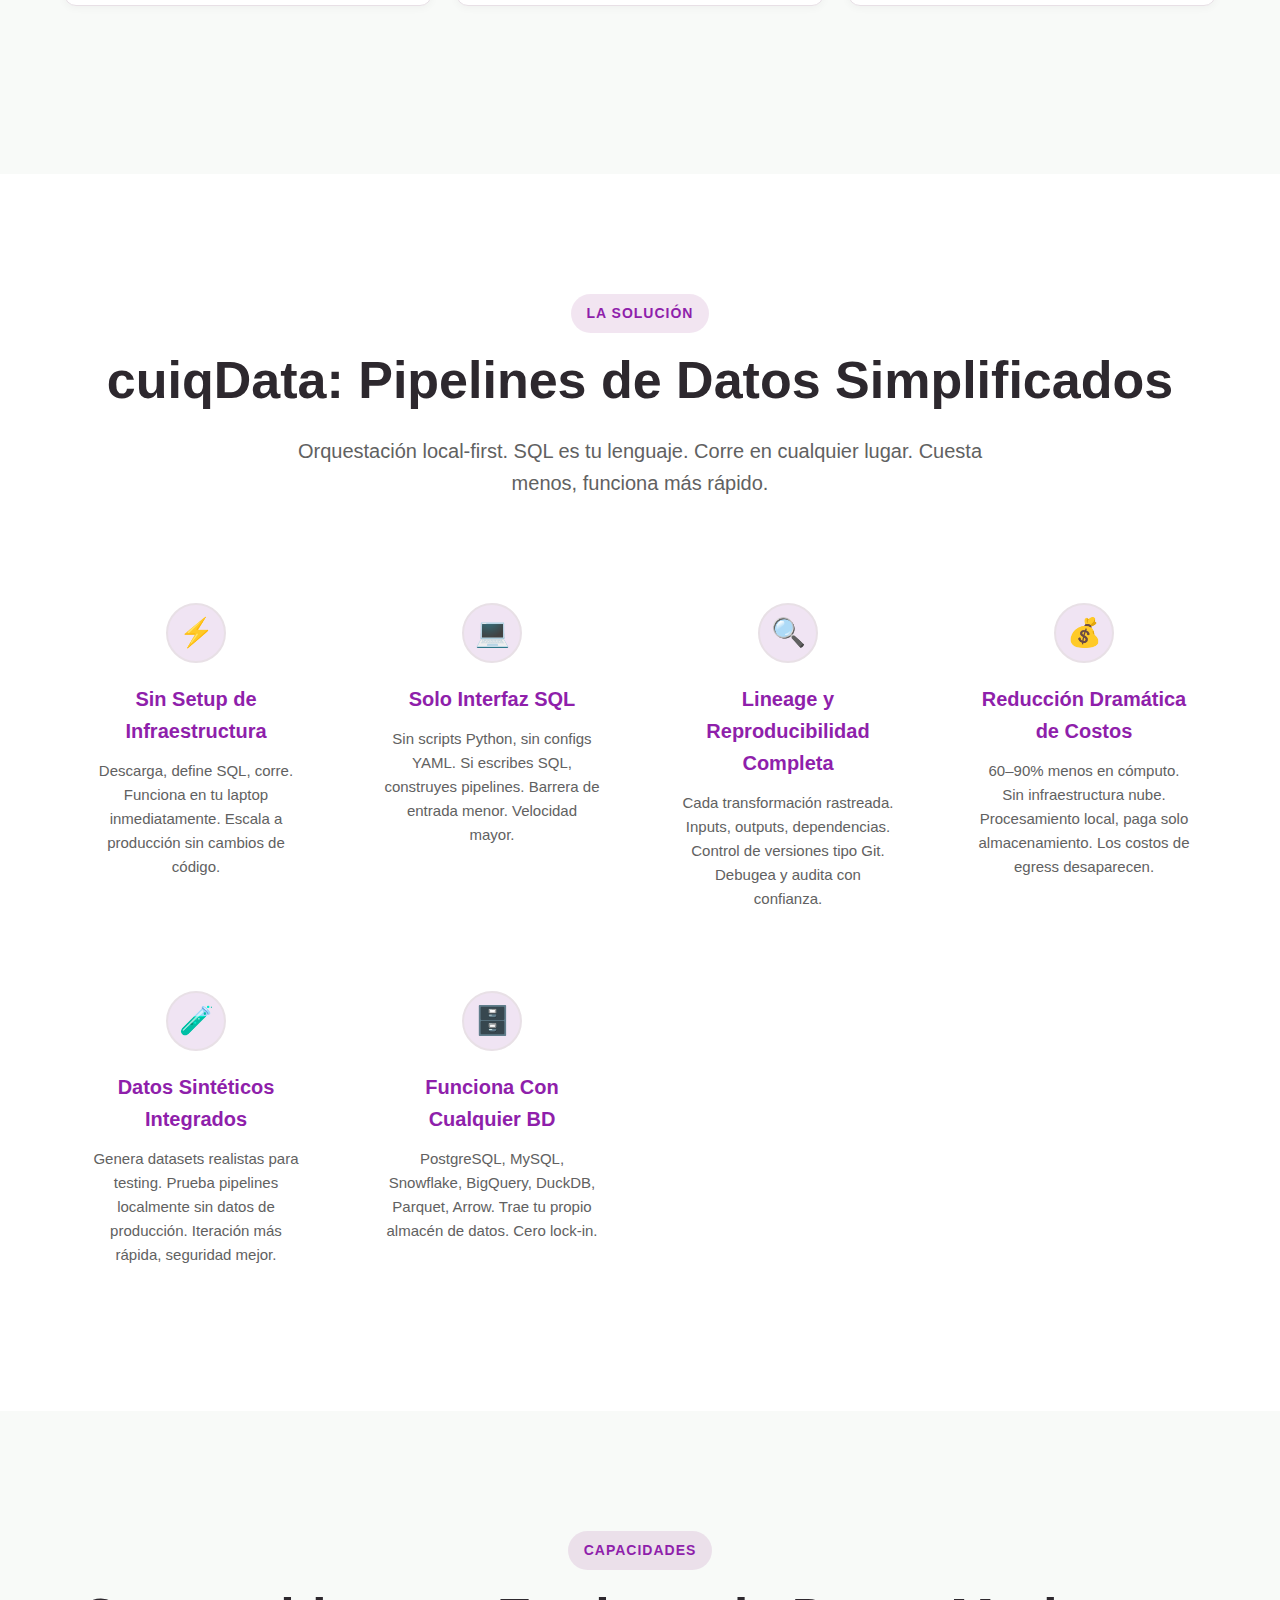
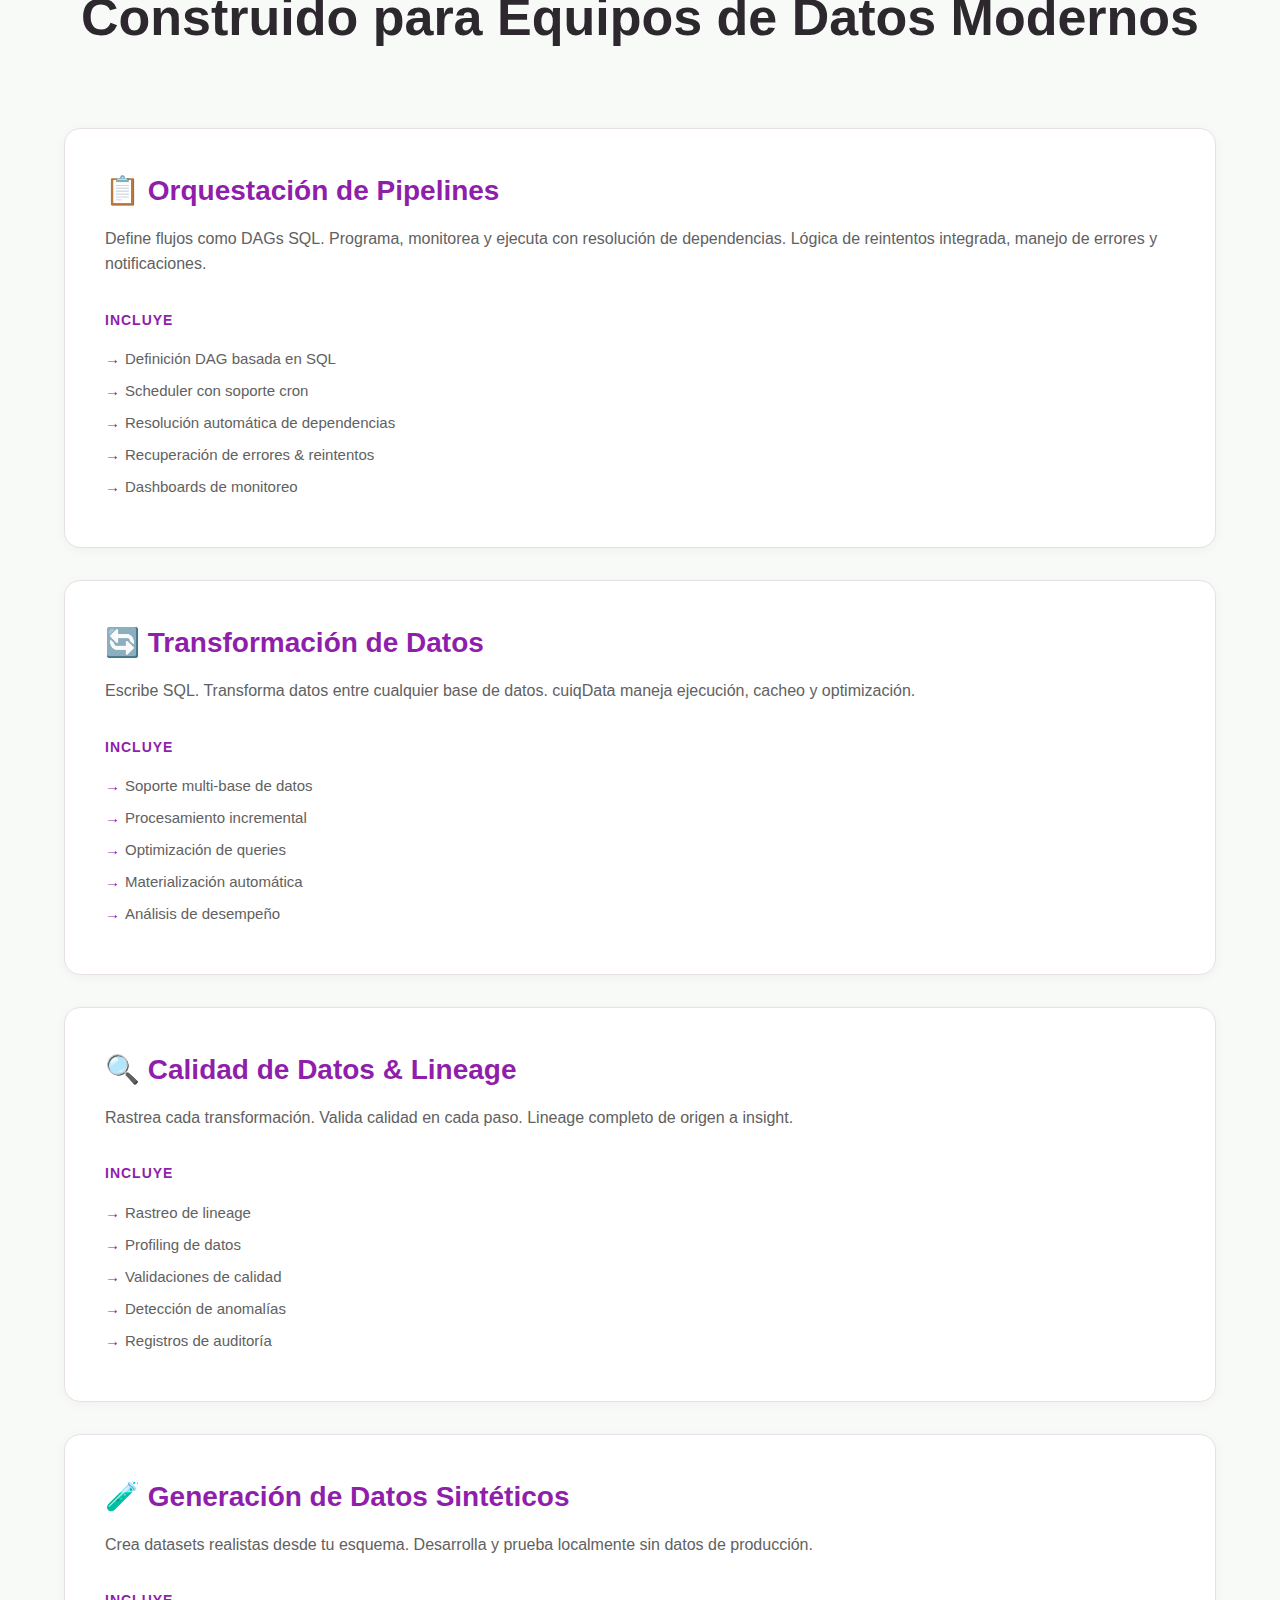
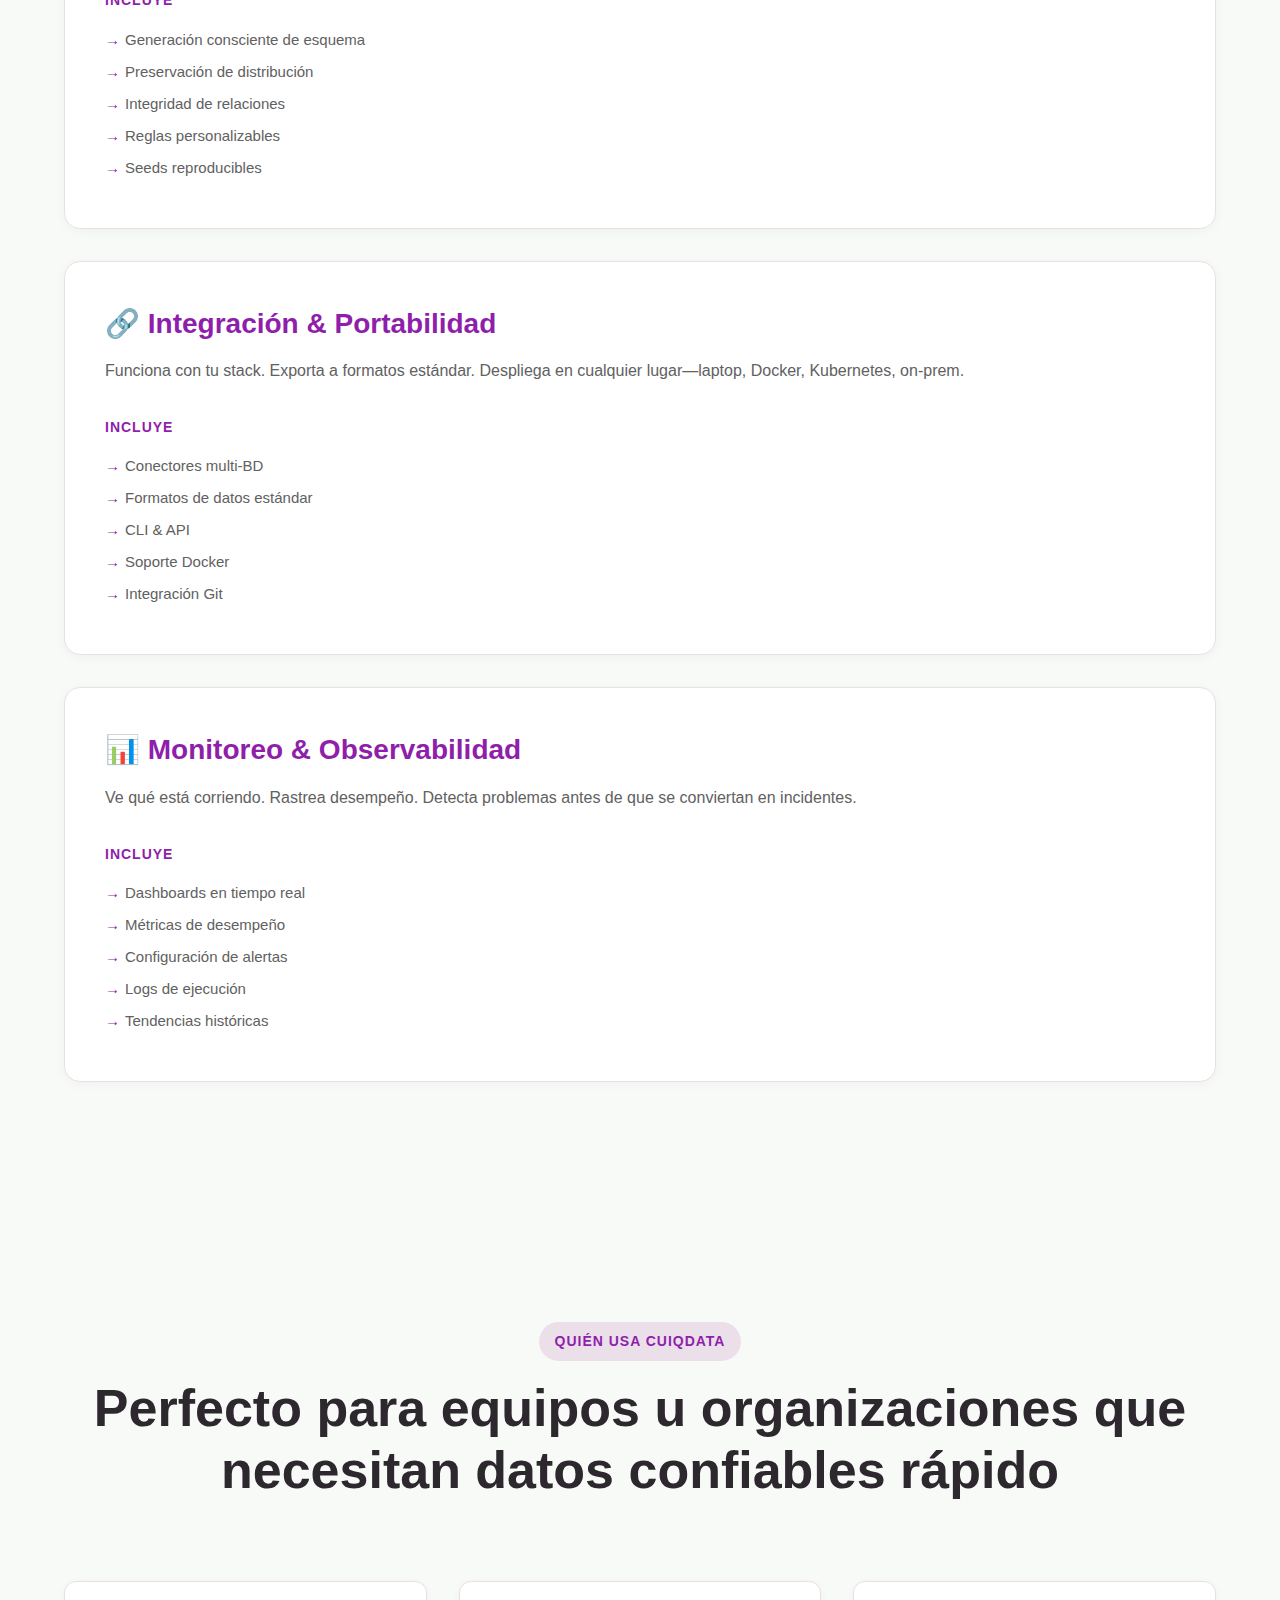
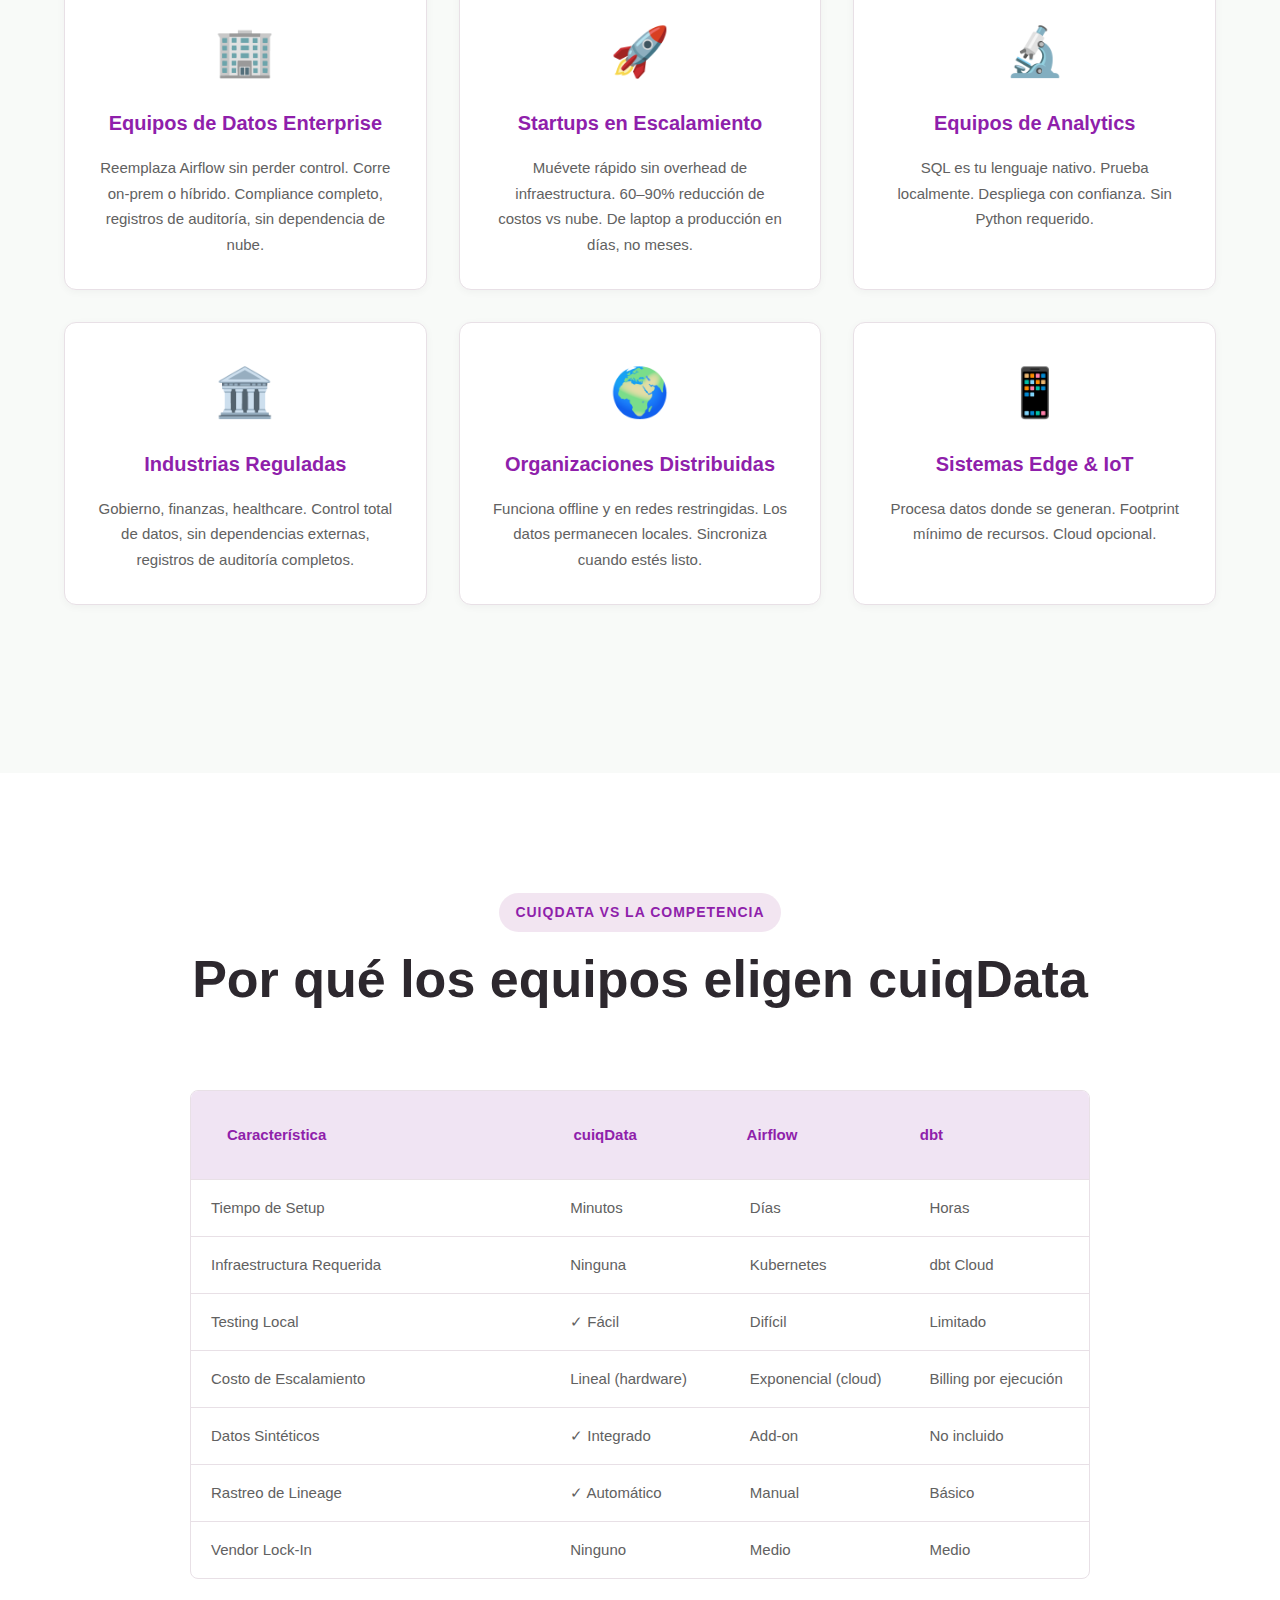
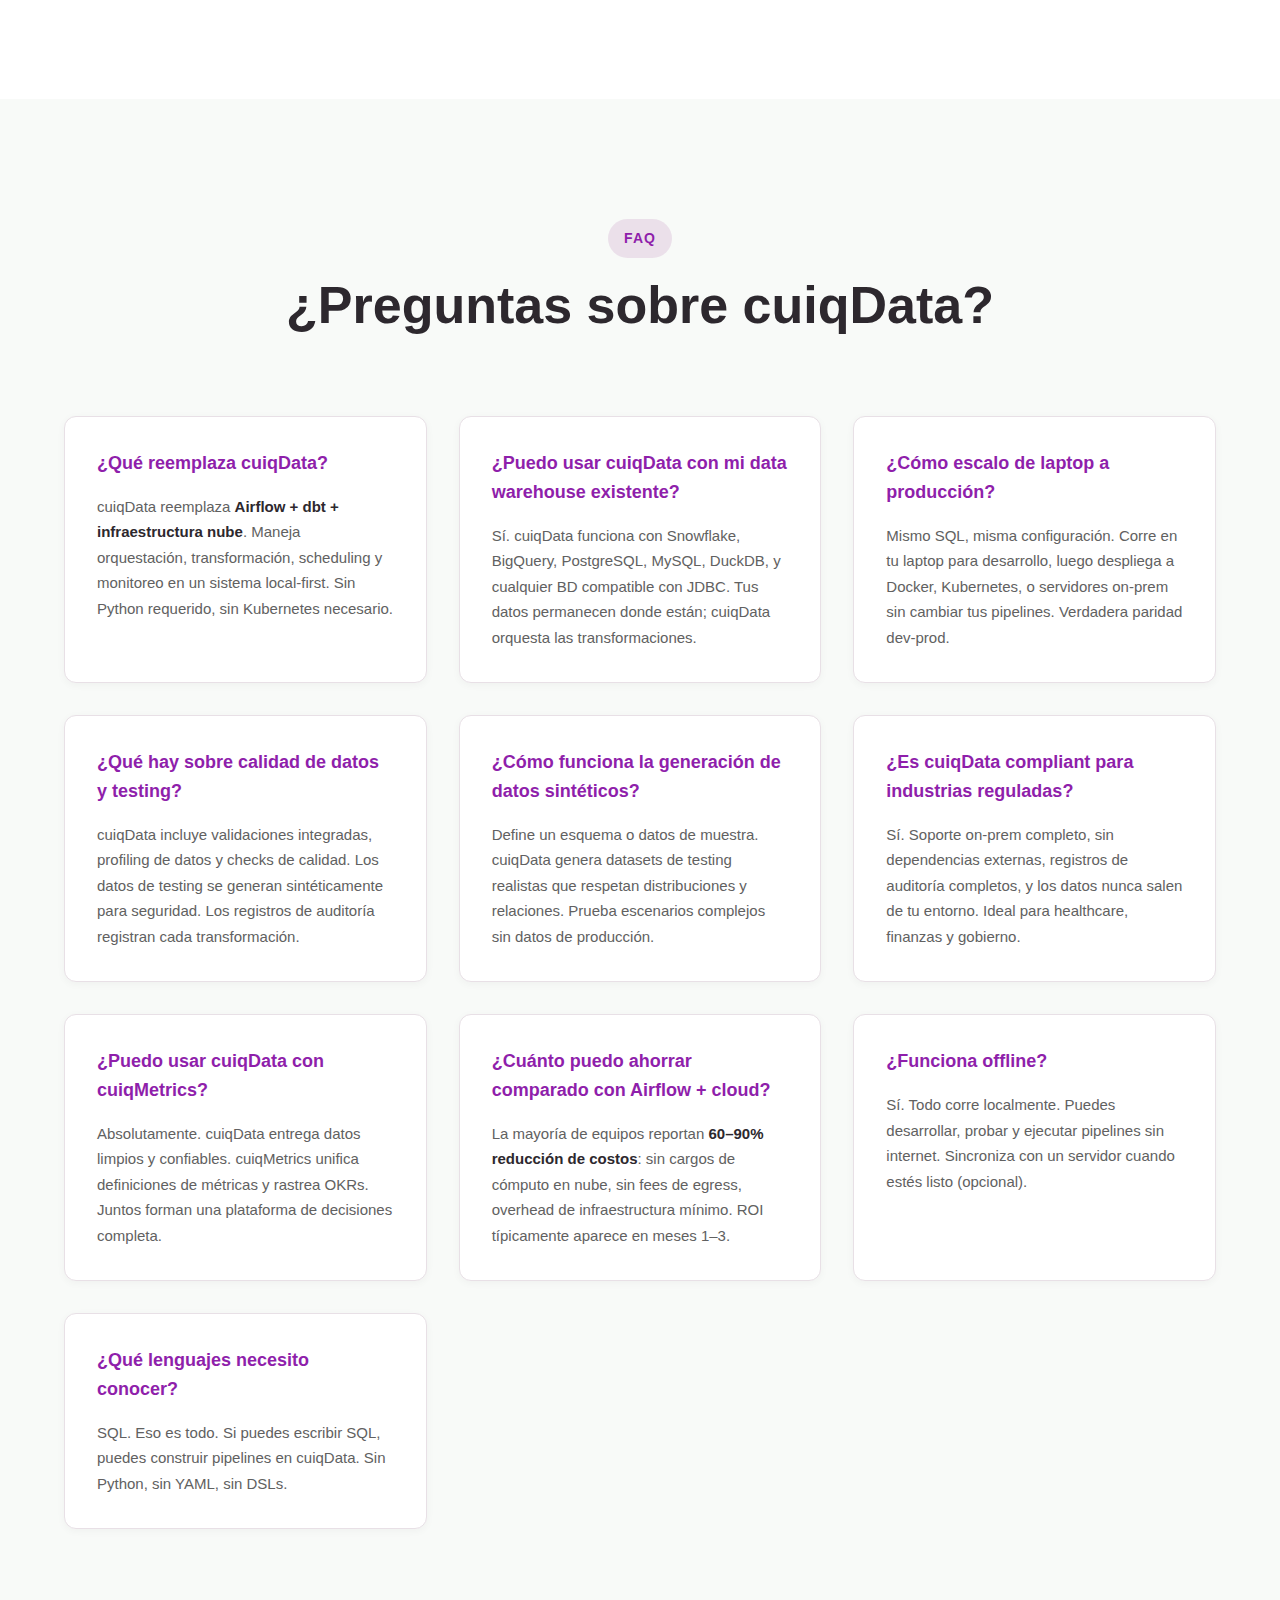
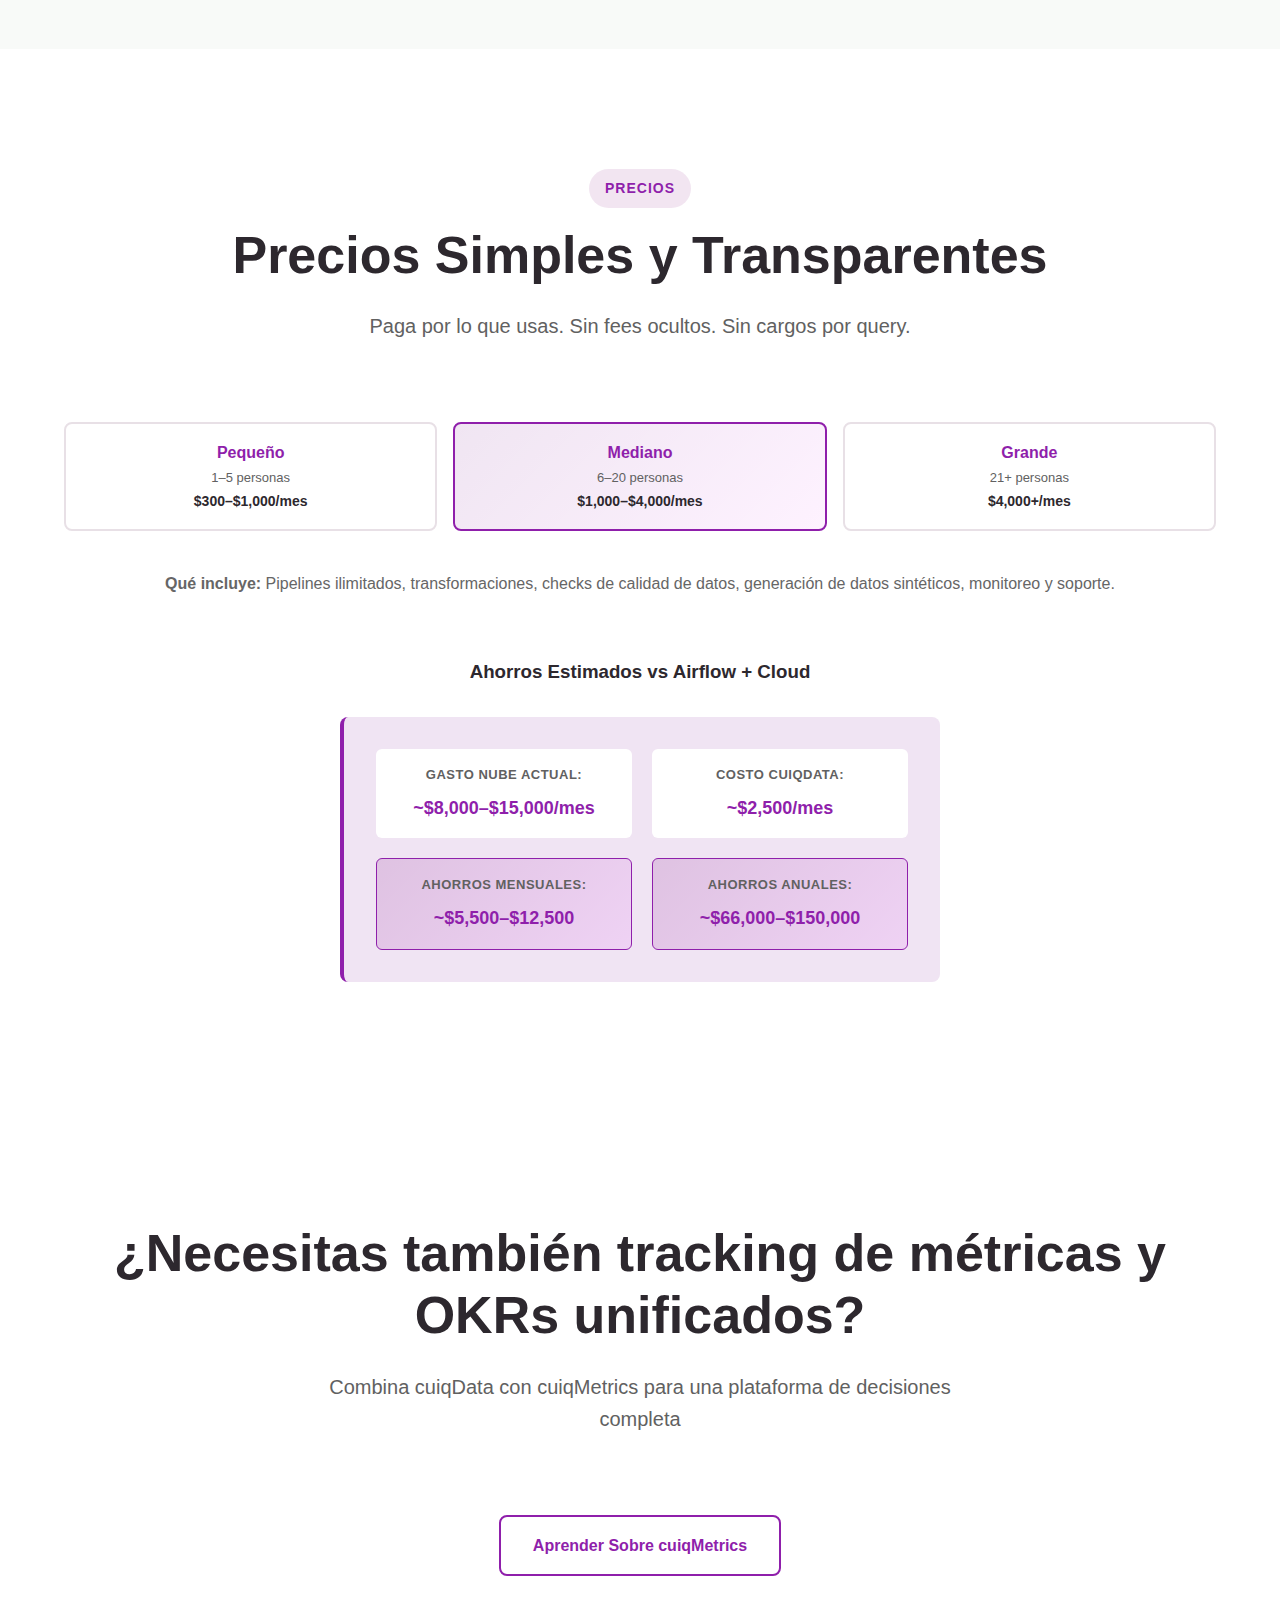
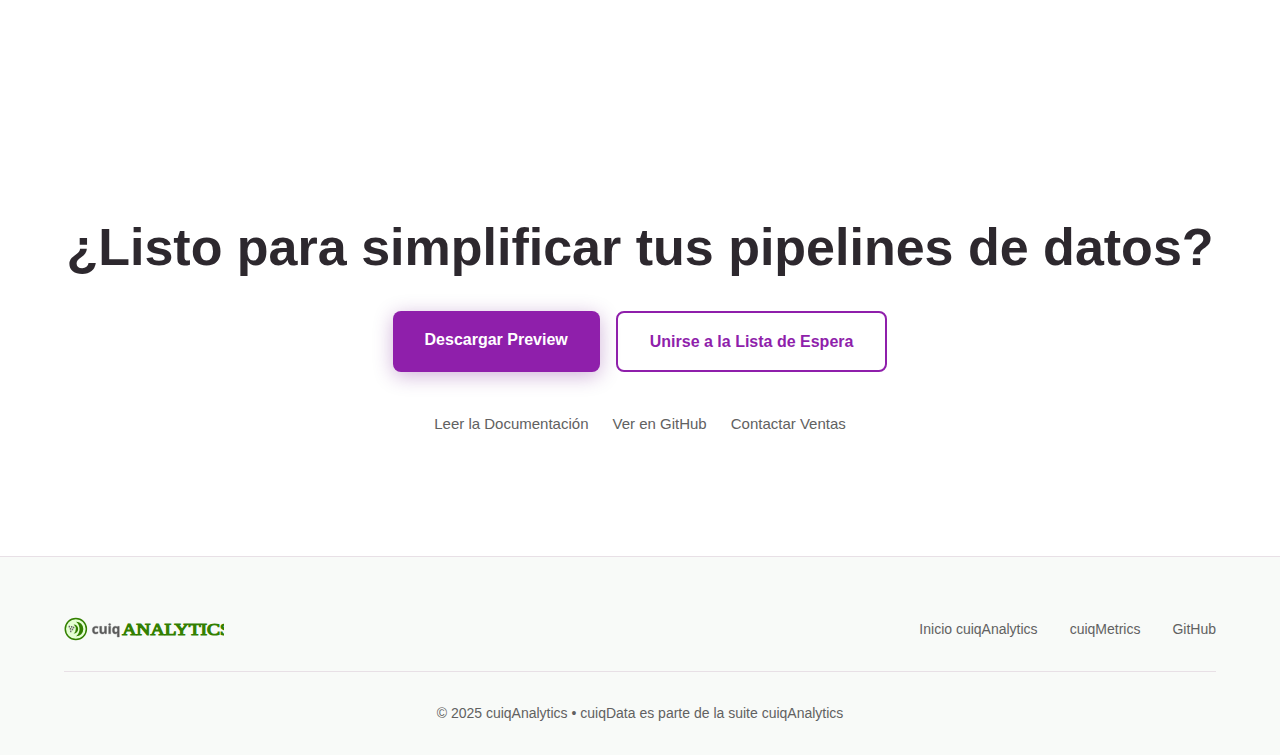
<file: cuiqdata_es.html>
<!DOCTYPE html>
<html lang="es">

<head>
    <meta charset="UTF-8">
    <meta name="viewport" content="width=device-width, initial-scale=1.0">
    <title>cuiqData - Orquestación de Datos Local-First</title>
    <link rel="stylesheet" href="/static/styles_cuiqdata.css">
</head>

<body>
    <!-- Navigation -->
    <nav>
        <div class="header">
            <a href="/" style="display: flex; align-items: center; text-decoration: none;">
                <img src="/static/cuiqDATA.svg" height="32" alt="Logo cuiqData">
            </a>
            <button class="hamburger" id="hamburger">
                <span></span>
                <span></span>
                <span></span>
            </button>
            <div class="nav-links" id="navLinks">
                <a href="/index_es.html">← cuiqAnalytics</a>
                <a href="#features">Características</a>
                <a href="#usecases">Casos de Uso</a>
                <a href="#pricing">Precios</a>
                <a href="#faq">FAQ</a>
                <a href="/cuiqdata/index.html" class="lang-link">EN</a>
            </div>
        </div>
    </nav>

    <!-- Hero Section -->
    <section id="hero" class="hero">
        <div class="container">
            <div class="hero-content fade-in">
                <h1>Orquesta Datos Sin Complejidad de Infraestructura</h1>
                <p>Define pipelines como SQL. Corre en tu laptop o en producción. Sin Airflow. Sin Kubernetes. Trazabilidad completa, lineage y datos sintéticos incluidos.</p>
                <div class="cta-group">
                    <a href="#download" class="btn btn-primary">Descargar Preview</a>
                    <a href="#waitlist" class="btn btn-secondary">Unirse a la Lista de Espera</a>
                </div>
            </div>
        </div>
    </section>

    <!-- Problem Section -->
    <section class="why-section">
        <div class="container">
            <div class="section-header">
                <span class="section-tag">El Problema</span>
                <h2>Los pipelines de datos te están ralentizando</h2>
            </div>

            <div class="problem-grid">
                <div class="problem-card">
                    <h3>🔧 Overhead de Infraestructura</h3>
                    <p>Airflow, Kubernetes, dbt, data warehouses. Cada herramienta necesita setup, mantenimiento, monitoreo. Tu equipo gasta tiempo en DevOps, no en datos.</p>
                </div>
                <div class="problem-card">
                    <h3>💰 Costos de Nube Espiral</h3>
                    <p>Cargos de cómputo, almacenamiento, egress. Las facturas crecen con el volumen de datos, no con el valor. La infraestructura es cara e intransparente.</p>
                </div>
                <div class="problem-card">
                    <h3>⏱️ Ciclos de Desarrollo Lentos</h3>
                    <p>Probar pipelines requiere recursos en la nube. El debugging pasa en producción. La iteración es costosa y riesgosa.</p>
                </div>
                <div class="problem-card">
                    <h3>🔒 Brechas en Gobernanza</h3>
                    <p>Múltiples sistemas sin lineage único. La calidad de datos es reactiva, no proactiva. Los registros de auditoría están fragmentados.</p>
                </div>
                <div class="problem-card">
                    <h3>🚀 Vendor Lock-In</h3>
                    <p>Herramientas cloud-native te atrapan en ecosistemas. Los costos de cambio son prohibitivos. Estás comprometido, no en control.</p>
                </div>
                <div class="problem-card">
                    <h3>📊 Problemas de Reproducibilidad</h3>
                    <p>Los pipelines cambian. Los resultados varían entre entornos. El control de versiones para datos es un afterthought.</p>
                </div>
            </div>
        </div>
    </section>

    <!-- Solution Section -->
    <section class="solution-section">
        <div class="container">
            <div class="section-header">
                <span class="section-tag">La Solución</span>
                <h2>cuiqData: Pipelines de Datos Simplificados</h2>
                <p class="section-subtitle">Orquestación local-first. SQL es tu lenguaje. Corre en cualquier lugar. Cuesta menos, funciona más rápido.</p>
            </div>

            <div class="benefits-grid">
                <div class="benefit-item">
                    <div class="benefit-icon">⚡</div>
                    <h3>Sin Setup de Infraestructura</h3>
                    <p>Descarga, define SQL, corre. Funciona en tu laptop inmediatamente. Escala a producción sin cambios de código.</p>
                </div>
                <div class="benefit-item">
                    <div class="benefit-icon">💻</div>
                    <h3>Solo Interfaz SQL</h3>
                    <p>Sin scripts Python, sin configs YAML. Si escribes SQL, construyes pipelines. Barrera de entrada menor. Velocidad mayor.</p>
                </div>
                <div class="benefit-item">
                    <div class="benefit-icon">🔍</div>
                    <h3>Lineage y Reproducibilidad Completa</h3>
                    <p>Cada transformación rastreada. Inputs, outputs, dependencias. Control de versiones tipo Git. Debugea y audita con confianza.</p>
                </div>
                <div class="benefit-item">
                    <div class="benefit-icon">💰</div>
                    <h3>Reducción Dramática de Costos</h3>
                    <p>60–90% menos en cómputo. Sin infraestructura nube. Procesamiento local, paga solo almacenamiento. Los costos de egress desaparecen.</p>
                </div>
                <div class="benefit-item">
                    <div class="benefit-icon">🧪</div>
                    <h3>Datos Sintéticos Integrados</h3>
                    <p>Genera datasets realistas para testing. Prueba pipelines localmente sin datos de producción. Iteración más rápida, seguridad mejor.</p>
                </div>
                <div class="benefit-item">
                    <div class="benefit-icon">🗄️</div>
                    <h3>Funciona Con Cualquier BD</h3>
                    <p>PostgreSQL, MySQL, Snowflake, BigQuery, DuckDB, Parquet, Arrow. Trae tu propio almacén de datos. Cero lock-in.</p>
                </div>
            </div>
        </div>
    </section>

    <!-- Features Section -->
    <section id="features" class="products-section">
        <div class="container">
            <div class="section-header">
                <span class="section-tag">Capacidades</span>
                <h2>Construido para Equipos de Datos Modernos</h2>
            </div>

            <div class="product-grid">
                <div class="product-card">
                    <div class="product-header">
                        <h3>📋 Orquestación de Pipelines</h3>
                        <p class="product-description">Define flujos como DAGs SQL. Programa, monitorea y ejecuta con resolución de dependencias. Lógica de reintentos integrada, manejo de errores y notificaciones.</p>
                    </div>
                    <div class="product-details">
                        <div class="detail-column">
                            <h4>Incluye</h4>
                            <ul>
                                <li>Definición DAG basada en SQL</li>
                                <li>Scheduler con soporte cron</li>
                                <li>Resolución automática de dependencias</li>
                                <li>Recuperación de errores & reintentos</li>
                                <li>Dashboards de monitoreo</li>
                            </ul>
                        </div>
                    </div>
                </div>

                <div class="product-card">
                    <div class="product-header">
                        <h3>🔄 Transformación de Datos</h3>
                        <p class="product-description">Escribe SQL. Transforma datos entre cualquier base de datos. cuiqData maneja ejecución, cacheo y optimización.</p>
                    </div>
                    <div class="product-details">
                        <div class="detail-column">
                            <h4>Incluye</h4>
                            <ul>
                                <li>Soporte multi-base de datos</li>
                                <li>Procesamiento incremental</li>
                                <li>Optimización de queries</li>
                                <li>Materialización automática</li>
                                <li>Análisis de desempeño</li>
                            </ul>
                        </div>
                    </div>
                </div>

                <div class="product-card">
                    <div class="product-header">
                        <h3>🔍 Calidad de Datos & Lineage</h3>
                        <p class="product-description">Rastrea cada transformación. Valida calidad en cada paso. Lineage completo de origen a insight.</p>
                    </div>
                    <div class="product-details">
                        <div class="detail-column">
                            <h4>Incluye</h4>
                            <ul>
                                <li>Rastreo de lineage</li>
                                <li>Profiling de datos</li>
                                <li>Validaciones de calidad</li>
                                <li>Detección de anomalías</li>
                                <li>Registros de auditoría</li>
                            </ul>
                        </div>
                    </div>
                </div>

                <div class="product-card">
                    <div class="product-header">
                        <h3>🧪 Generación de Datos Sintéticos</h3>
                        <p class="product-description">Crea datasets realistas desde tu esquema. Desarrolla y prueba localmente sin datos de producción.</p>
                    </div>
                    <div class="product-details">
                        <div class="detail-column">
                            <h4>Incluye</h4>
                            <ul>
                                <li>Generación consciente de esquema</li>
                                <li>Preservación de distribución</li>
                                <li>Integridad de relaciones</li>
                                <li>Reglas personalizables</li>
                                <li>Seeds reproducibles</li>
                            </ul>
                        </div>
                    </div>
                </div>

                <div class="product-card">
                    <div class="product-header">
                        <h3>🔗 Integración & Portabilidad</h3>
                        <p class="product-description">Funciona con tu stack. Exporta a formatos estándar. Despliega en cualquier lugar—laptop, Docker, Kubernetes, on-prem.</p>
                    </div>
                    <div class="product-details">
                        <div class="detail-column">
                            <h4>Incluye</h4>
                            <ul>
                                <li>Conectores multi-BD</li>
                                <li>Formatos de datos estándar</li>
                                <li>CLI & API</li>
                                <li>Soporte Docker</li>
                                <li>Integración Git</li>
                            </ul>
                        </div>
                    </div>
                </div>

                <div class="product-card">
                    <div class="product-header">
                        <h3>📊 Monitoreo & Observabilidad</h3>
                        <p class="product-description">Ve qué está corriendo. Rastrea desempeño. Detecta problemas antes de que se conviertan en incidentes.</p>
                    </div>
                    <div class="product-details">
                        <div class="detail-column">
                            <h4>Incluye</h4>
                            <ul>
                                <li>Dashboards en tiempo real</li>
                                <li>Métricas de desempeño</li>
                                <li>Configuración de alertas</li>
                                <li>Logs de ejecución</li>
                                <li>Tendencias históricas</li>
                            </ul>
                        </div>
                    </div>
                </div>
            </div>
        </div>
    </section>

    <!-- Use Cases Section -->
    <section id="usecases" class="about-section">
        <div class="container">
            <div class="section-header">
                <span class="section-tag">Quién Usa cuiqData</span>
                <h2>Perfecto para equipos u organizaciones que necesitan datos confiables rápido</h2>
            </div>

            <div class="about-grid">
                <div class="about-card">
                    <div class="about-icon">🏢</div>
                    <h3>Equipos de Datos Enterprise</h3>
                    <p>Reemplaza Airflow sin perder control. Corre on-prem o híbrido. Compliance completo, registros de auditoría, sin dependencia de nube.</p>
                </div>
                <div class="about-card">
                    <div class="about-icon">🚀</div>
                    <h3>Startups en Escalamiento</h3>
                    <p>Muévete rápido sin overhead de infraestructura. 60–90% reducción de costos vs nube. De laptop a producción en días, no meses.</p>
                </div>
                <div class="about-card">
                    <div class="about-icon">🔬</div>
                    <h3>Equipos de Analytics</h3>
                    <p>SQL es tu lenguaje nativo. Prueba localmente. Despliega con confianza. Sin Python requerido.</p>
                </div>
                <div class="about-card">
                    <div class="about-icon">🏛️</div>
                    <h3>Industrias Reguladas</h3>
                    <p>Gobierno, finanzas, healthcare. Control total de datos, sin dependencias externas, registros de auditoría completos.</p>
                </div>
                <div class="about-card">
                    <div class="about-icon">🌍</div>
                    <h3>Organizaciones Distribuidas</h3>
                    <p>Funciona offline y en redes restringidas. Los datos permanecen locales. Sincroniza cuando estés listo.</p>
                </div>
                <div class="about-card">
                    <div class="about-icon">📱</div>
                    <h3>Sistemas Edge & IoT</h3>
                    <p>Procesa datos donde se generan. Footprint mínimo de recursos. Cloud opcional.</p>
                </div>
            </div>
        </div>
    </section>

    <!-- Comparison Section -->
    <section class="solution-section">
        <div class="container">
            <div class="section-header">
                <span class="section-tag">cuiqData vs La Competencia</span>
                <h2>Por qué los equipos eligen cuiqData</h2>
            </div>

            <div class="savings-table" style="max-width: 900px; margin: 0 auto;">
                <div class="table-row header">
                    <div class="table-cell">Característica</div>
                    <div class="table-cell">cuiqData</div>
                    <div class="table-cell">Airflow</div>
                    <div class="table-cell">dbt</div>
                </div>
                <div class="table-row">
                    <div class="table-cell">Tiempo de Setup</div>
                    <div class="table-cell">Minutos</div>
                    <div class="table-cell">Días</div>
                    <div class="table-cell">Horas</div>
                </div>
                <div class="table-row">
                    <div class="table-cell">Infraestructura Requerida</div>
                    <div class="table-cell">Ninguna</div>
                    <div class="table-cell">Kubernetes</div>
                    <div class="table-cell">dbt Cloud</div>
                </div>
                <div class="table-row">
                    <div class="table-cell">Testing Local</div>
                    <div class="table-cell">✓ Fácil</div>
                    <div class="table-cell">Difícil</div>
                    <div class="table-cell">Limitado</div>
                </div>
                <div class="table-row">
                    <div class="table-cell">Costo de Escalamiento</div>
                    <div class="table-cell">Lineal (hardware)</div>
                    <div class="table-cell">Exponencial (cloud)</div>
                    <div class="table-cell">Billing por ejecución</div>
                </div>
                <div class="table-row">
                    <div class="table-cell">Datos Sintéticos</div>
                    <div class="table-cell">✓ Integrado</div>
                    <div class="table-cell">Add-on</div>
                    <div class="table-cell">No incluido</div>
                </div>
                <div class="table-row">
                    <div class="table-cell">Rastreo de Lineage</div>
                    <div class="table-cell">✓ Automático</div>
                    <div class="table-cell">Manual</div>
                    <div class="table-cell">Básico</div>
                </div>
                <div class="table-row">
                    <div class="table-cell">Vendor Lock-In</div>
                    <div class="table-cell">Ninguno</div>
                    <div class="table-cell">Medio</div>
                    <div class="table-cell">Medio</div>
                </div>
            </div>
        </div>
    </section>

    <!-- FAQ Section -->
    <section id="faq" class="faq-section">
        <div class="container">
            <div class="section-header">
                <span class="section-tag">FAQ</span>
                <h2>¿Preguntas sobre cuiqData?</h2>
            </div>

            <div class="faq-container">
                <div class="faq-item">
                    <h3>¿Qué reemplaza cuiqData?</h3>
                    <p>cuiqData reemplaza <strong>Airflow + dbt + infraestructura nube</strong>. Maneja orquestación, transformación, scheduling y monitoreo en un sistema local-first. Sin Python requerido, sin Kubernetes necesario.</p>
                </div>

                <div class="faq-item">
                    <h3>¿Puedo usar cuiqData con mi data warehouse existente?</h3>
                    <p>Sí. cuiqData funciona con Snowflake, BigQuery, PostgreSQL, MySQL, DuckDB, y cualquier BD compatible con JDBC. Tus datos permanecen donde están; cuiqData orquesta las transformaciones.</p>
                </div>

                <div class="faq-item">
                    <h3>¿Cómo escalo de laptop a producción?</h3>
                    <p>Mismo SQL, misma configuración. Corre en tu laptop para desarrollo, luego despliega a Docker, Kubernetes, o servidores on-prem sin cambiar tus pipelines. Verdadera paridad dev-prod.</p>
                </div>

                <div class="faq-item">
                    <h3>¿Qué hay sobre calidad de datos y testing?</h3>
                    <p>cuiqData incluye validaciones integradas, profiling de datos y checks de calidad. Los datos de testing se generan sintéticamente para seguridad. Los registros de auditoría registran cada transformación.</p>
                </div>

                <div class="faq-item">
                    <h3>¿Cómo funciona la generación de datos sintéticos?</h3>
                    <p>Define un esquema o datos de muestra. cuiqData genera datasets de testing realistas que respetan distribuciones y relaciones. Prueba escenarios complejos sin datos de producción.</p>
                </div>

                <div class="faq-item">
                    <h3>¿Es cuiqData compliant para industrias reguladas?</h3>
                    <p>Sí. Soporte on-prem completo, sin dependencias externas, registros de auditoría completos, y los datos nunca salen de tu entorno. Ideal para healthcare, finanzas y gobierno.</p>
                </div>

                <div class="faq-item">
                    <h3>¿Puedo usar cuiqData con cuiqMetrics?</h3>
                    <p>Absolutamente. cuiqData entrega datos limpios y confiables. cuiqMetrics unifica definiciones de métricas y rastrea OKRs. Juntos forman una plataforma de decisiones completa.</p>
                </div>

                <div class="faq-item">
                    <h3>¿Cuánto puedo ahorrar comparado con Airflow + cloud?</h3>
                    <p>La mayoría de equipos reportan <strong>60–90% reducción de costos</strong>: sin cargos de cómputo en nube, sin fees de egress, overhead de infraestructura mínimo. ROI típicamente aparece en meses 1–3.</p>
                </div>

                <div class="faq-item">
                    <h3>¿Funciona offline?</h3>
                    <p>Sí. Todo corre localmente. Puedes desarrollar, probar y ejecutar pipelines sin internet. Sincroniza con un servidor cuando estés listo (opcional).</p>
                </div>

                <div class="faq-item">
                    <h3>¿Qué lenguajes necesito conocer?</h3>
                    <p>SQL. Eso es todo. Si puedes escribir SQL, puedes construir pipelines en cuiqData. Sin Python, sin YAML, sin DSLs.</p>
                </div>
            </div>
        </div>
    </section>

    <!-- Pricing Section -->
    <section class="calculator-section" id="pricing">
        <div class="container">
            <div class="section-header">
                <span class="section-tag">Precios</span>
                <h2>Precios Simples y Transparentes</h2>
                <p class="section-subtitle">Paga por lo que usas. Sin fees ocultos. Sin cargos por query.</p>
            </div>

            <div class="team-size-selector" style="justify-content: center; margin: 60px 0;">
                <div style="text-align: center;">
                    <div class="team-buttons" style="justify-content: center;">
                        <button class="team-btn" data-size="small">
                            <span class="team-label">Pequeño</span>
                            <span class="team-range">1–5 personas</span>
                            <span class="team-price">$300–$1,000/mes</span>
                        </button>
                        <button class="team-btn active" data-size="medium">
                            <span class="team-label">Mediano</span>
                            <span class="team-range">6–20 personas</span>
                            <span class="team-price">$1,000–$4,000/mes</span>
                        </button>
                        <button class="team-btn" data-size="large">
                            <span class="team-label">Grande</span>
                            <span class="team-range">21+ personas</span>
                            <span class="team-price">$4,000+/mes</span>
                        </button>
                    </div>
                    <p style="margin-top: 40px; color: #666;">
                        <strong>Qué incluye:</strong> Pipelines ilimitados, transformaciones, checks de calidad de datos, generación de datos sintéticos, monitoreo y soporte.
                    </p>
                </div>
            </div>

            <div style="text-align: center; margin-top: 60px;">
                <h3 style="margin-bottom: 30px;">Ahorros Estimados vs Airflow + Cloud</h3>
                <div class="example-scenario" style="max-width: 600px; margin: 0 auto;">
                    <div class="example-grid">
                        <div class="example-item">
                            <span class="example-label">Gasto Nube Actual:</span>
                            <span class="example-value">~$8,000–$15,000/mes</span>
                        </div>
                        <div class="example-item">
                            <span class="example-label">Costo cuiqData:</span>
                            <span class="example-value">~$2,500/mes</span>
                        </div>
                        <div class="example-item highlight">
                            <span class="example-label">Ahorros Mensuales:</span>
                            <span class="example-value">~$5,500–$12,500</span>
                        </div>
                        <div class="example-item highlight">
                            <span class="example-label">Ahorros Anuales:</span>
                            <span class="example-value">~$66,000–$150,000</span>
                        </div>
                    </div>
                </div>
            </div>
        </div>
    </section>

    <!-- Integration CTA -->
    <section class="solution-section">
        <div class="container" style="text-align: center;">
            <div class="section-header">
                <h2>¿Necesitas también tracking de métricas y OKRs unificados?</h2>
                <p class="section-subtitle">Combina cuiqData con cuiqMetrics para una plataforma de decisiones completa</p>
            </div>
            <a href="/cuiqmetrics/index_es.html" class="btn btn-secondary" style="display: inline-block;">Aprender Sobre cuiqMetrics</a>
        </div>
    </section>

    <!-- CTA Section -->
    <section class="cta-section" id="download">
        <div class="container">
            <h2>¿Listo para simplificar tus pipelines de datos?</h2>
            <div class="cta-group">
                <a href="#" class="btn btn-primary">Descargar Preview</a>
                <a href="#" class="btn btn-secondary" id="waitlist">Unirse a la Lista de Espera</a>
            </div>
            <div class="links">
                <a href="#">Leer la Documentación</a>
                <a href="#">Ver en GitHub</a>
                <a href="#">Contactar Ventas</a>
            </div>
        </div>
    </section>

    <!-- Footer -->
    <footer>
        <div class="container">
            <div class="footer-content">
                <div class="footer-logo">
                    <a href="/index_es.html" style="text-decoration: none; display: flex; align-items: center;">
                        <img src="/static/cuiqANALYTICS.svg" height="24" alt="Logo cuiqAnalytics">
                    </a>
                </div>
                <div class="footer-links">
                    <a href="/index_es.html">Inicio cuiqAnalytics</a>
                    <a href="/cuiqmetrics/index_es.html">cuiqMetrics</a>
                    <a href="https://github.com/cuiqanalytics/cuiqdata">GitHub</a>
                </div>
            </div>
            <div class="copyright">
                © 2025 cuiqAnalytics • cuiqData es parte de la suite cuiqAnalytics
            </div>
        </div>
    </footer>

    <script>
        // Mobile menu toggle
        const hamburger = document.getElementById('hamburger');
        const navLinks = document.getElementById('navLinks');
        
        hamburger.addEventListener('click', () => {
            hamburger.classList.toggle('active');
            navLinks.classList.toggle('active');
        });
        
        navLinks.querySelectorAll('a').forEach(link => {
            link.addEventListener('click', () => {
                hamburger.classList.remove('active');
                navLinks.classList.remove('active');
            });
        });

        // Smooth scrolling
        document.querySelectorAll('a[href^="#"]').forEach(anchor => {
            anchor.addEventListener('click', function (e) {
                e.preventDefault();
                const target = document.querySelector(this.getAttribute('href'));
                if (target) {
                    target.scrollIntoView({
                        behavior: 'smooth',
                        block: 'start'
                    });
                }
            });
        });

        // Intersection Observer for fade-in animations
        const observerOptions = {
            threshold: 0.1,
            rootMargin: '0px 0px -100px 0px'
        };

        const observer = new IntersectionObserver((entries) => {
            entries.forEach(entry => {
                if (entry.isIntersecting) {
                    entry.target.style.animation = 'fadeInUp 0.8s ease-out forwards';
                }
            });
        }, observerOptions);

        document.querySelectorAll('.product-card, .problem-card, .benefit-item, .about-card, .faq-item').forEach(el => {
            observer.observe(el);
        });

        // Navbar background on scroll
        const nav = document.querySelector('nav');
        window.addEventListener('scroll', () => {
            if (window.scrollY > 50) {
                nav.style.background = 'rgba(255, 255, 255, 0.98)';
                nav.style.boxShadow = '0 4px 20px rgba(0, 0, 0, 0.08)';
            } else {
                nav.style.background = 'rgba(255, 255, 255, 0.95)';
                nav.style.boxShadow = '0 2px 12px rgba(0, 0, 0, 0.05)';
            }
        });
    </script>
</body>

</html>
</file>
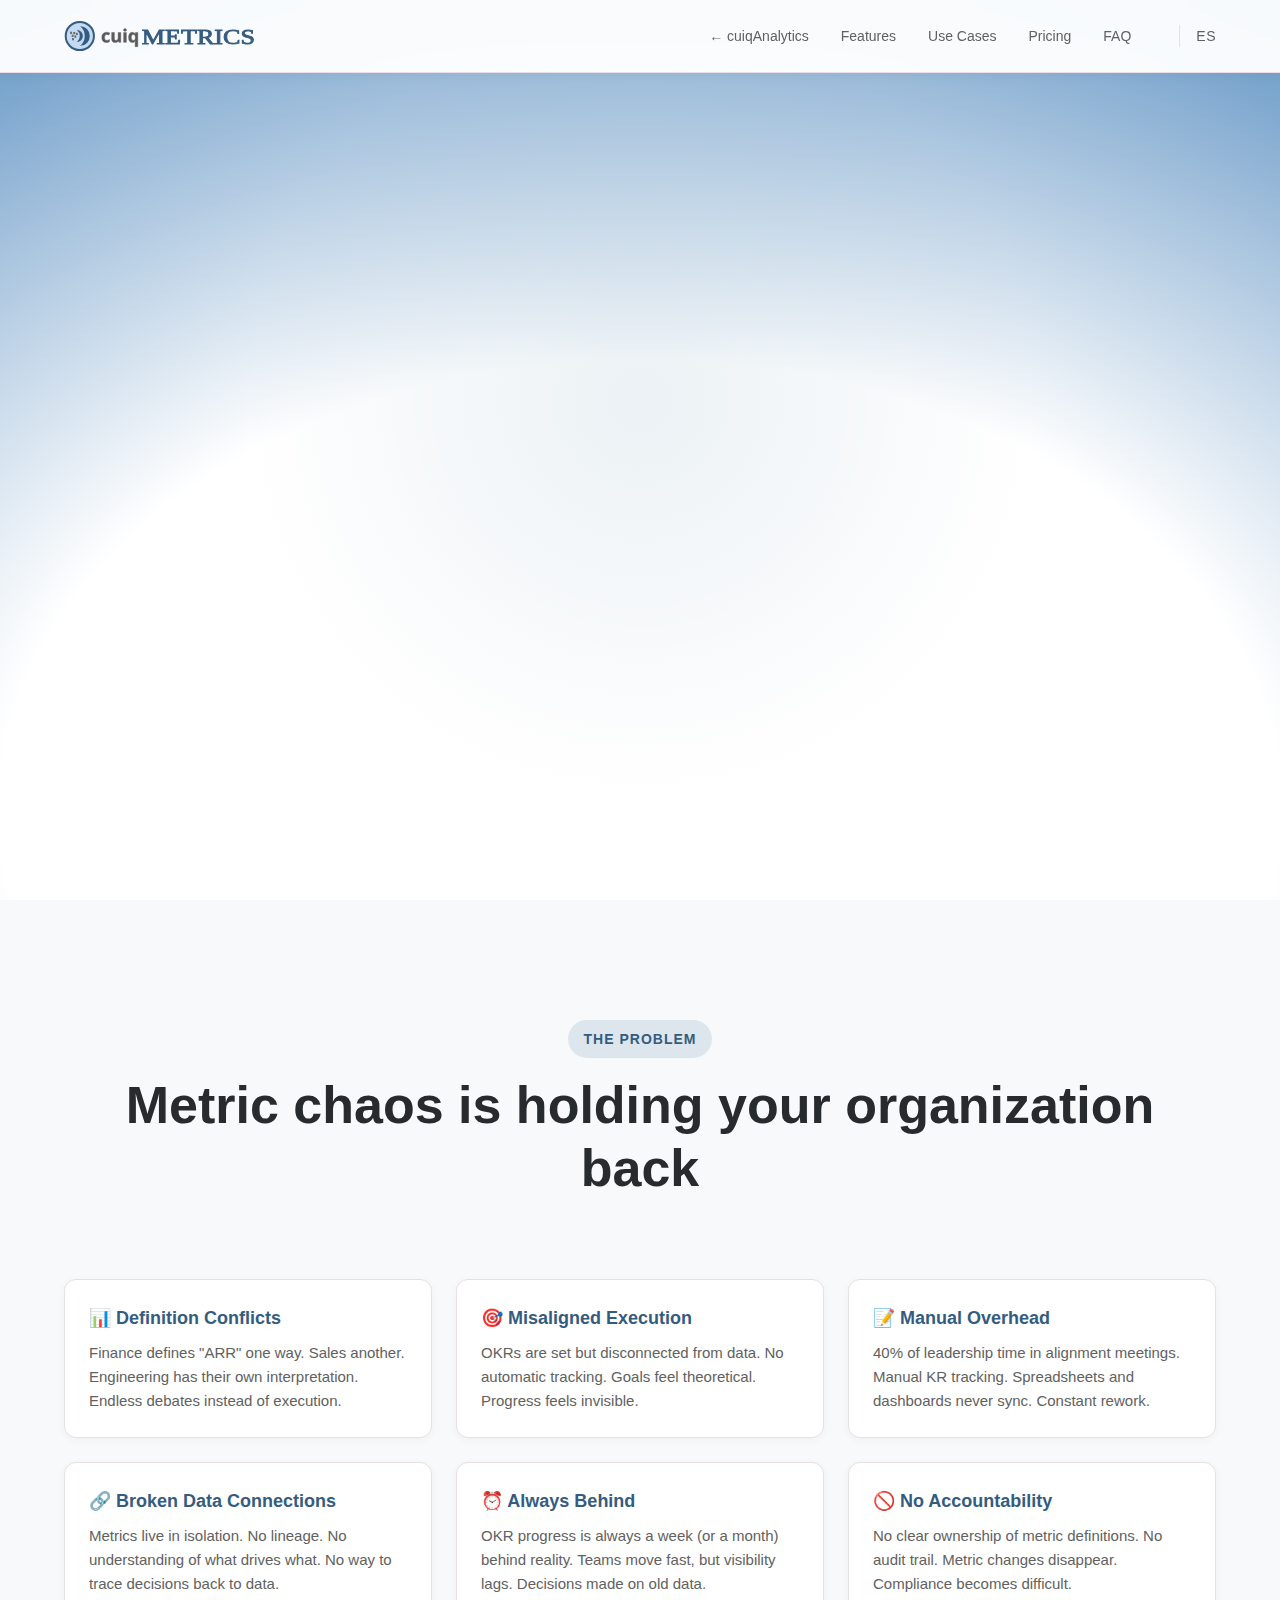
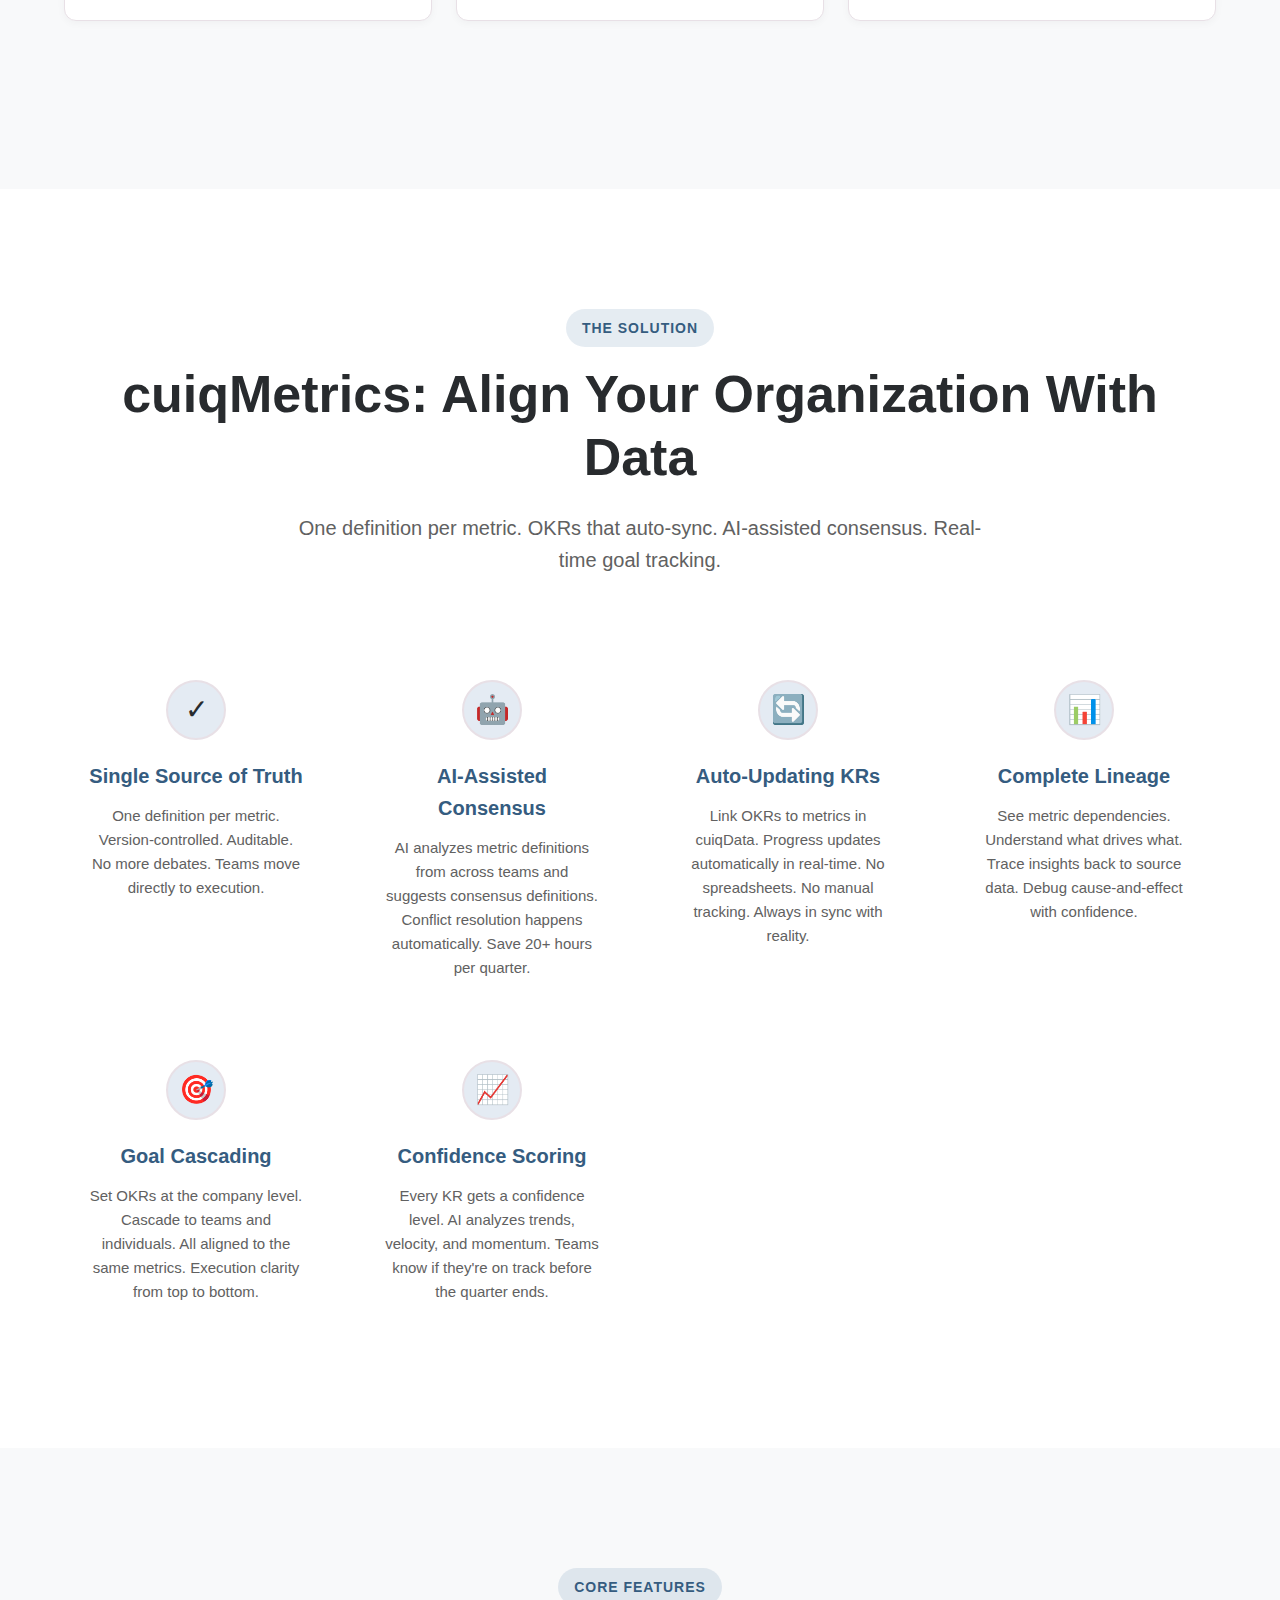
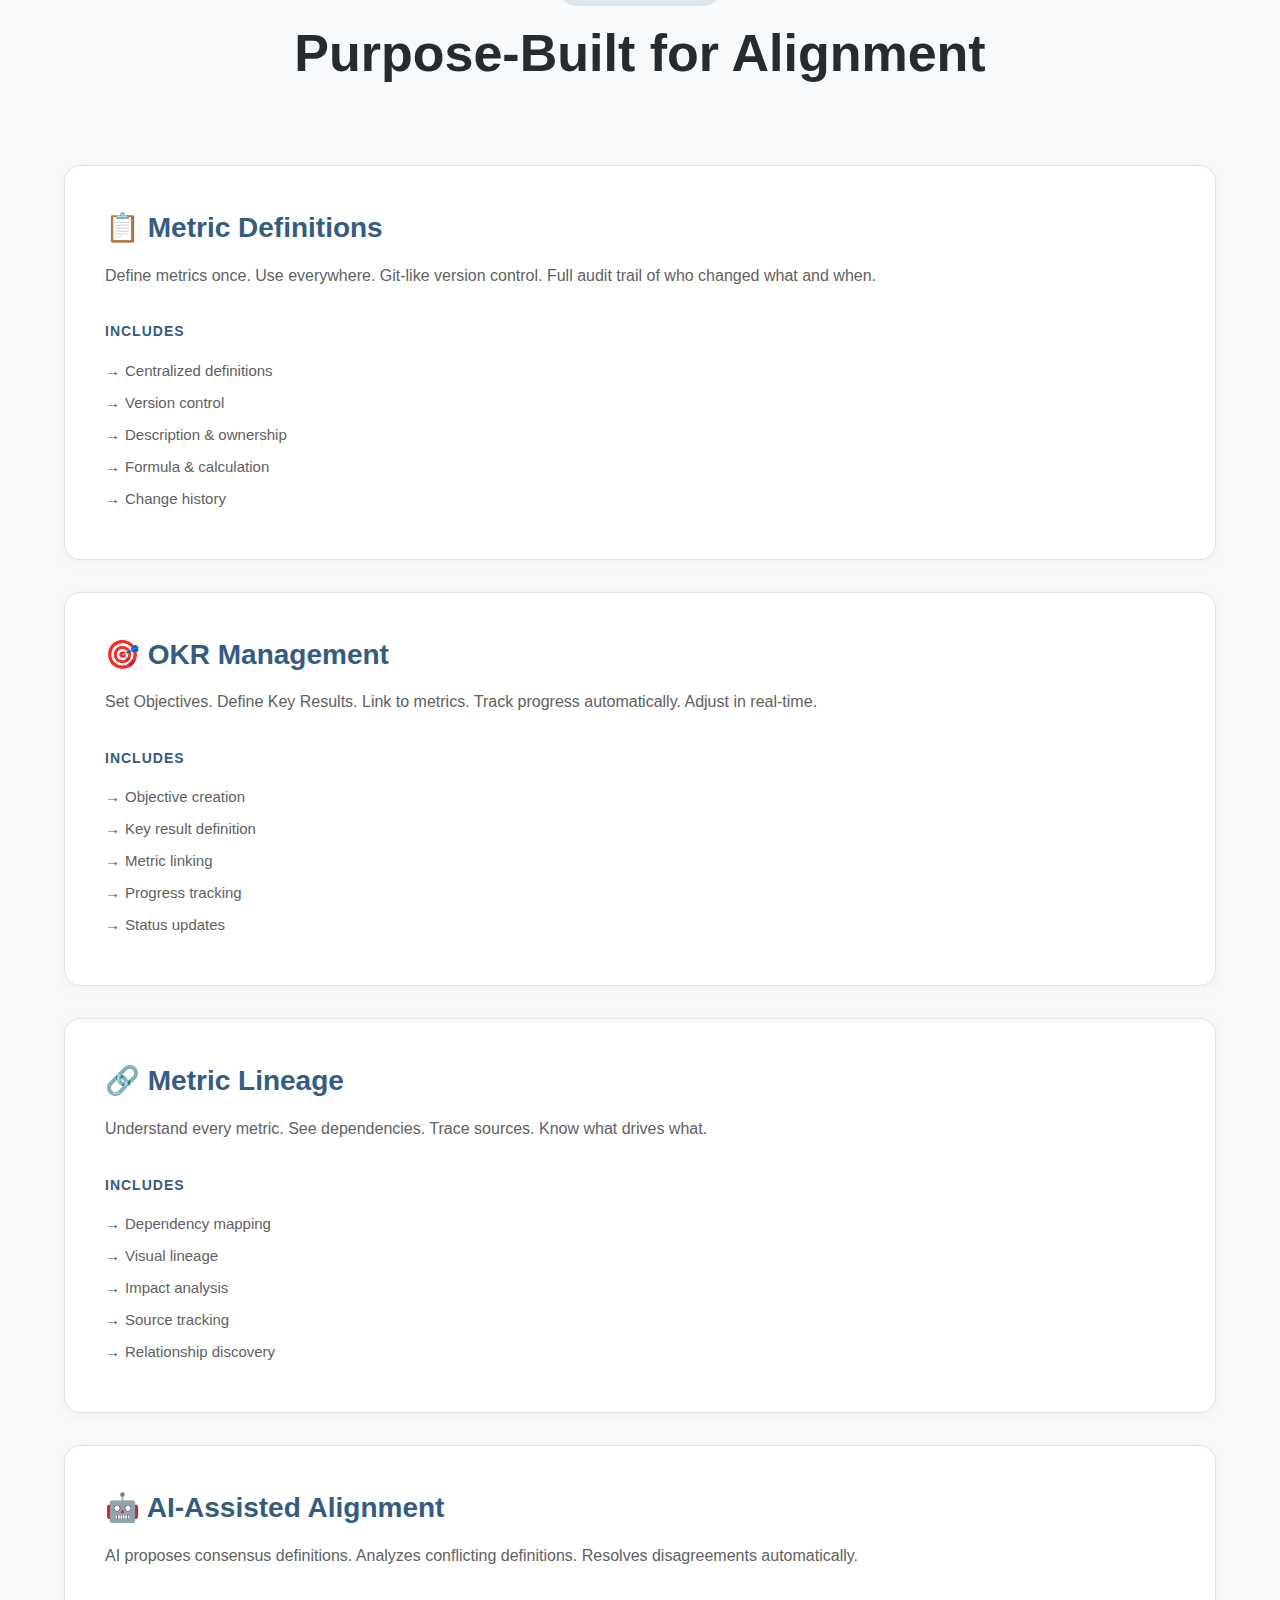
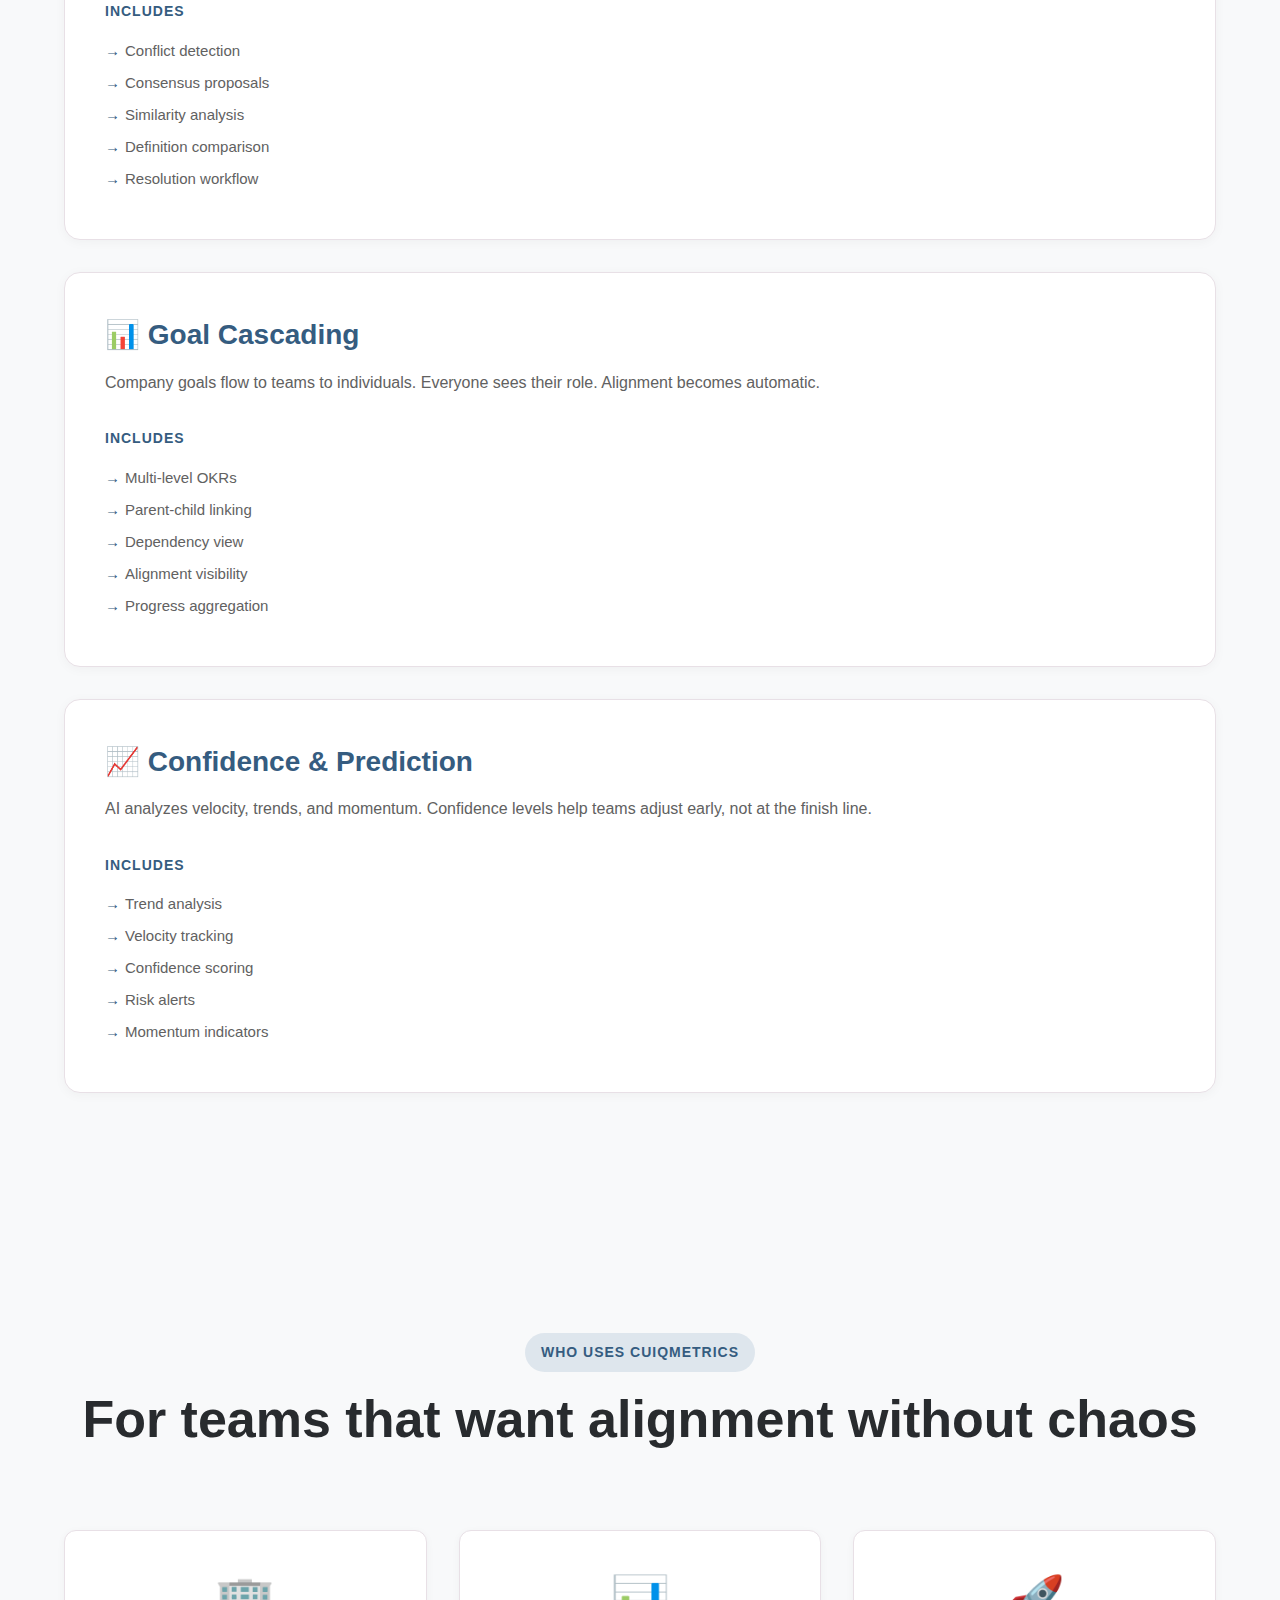
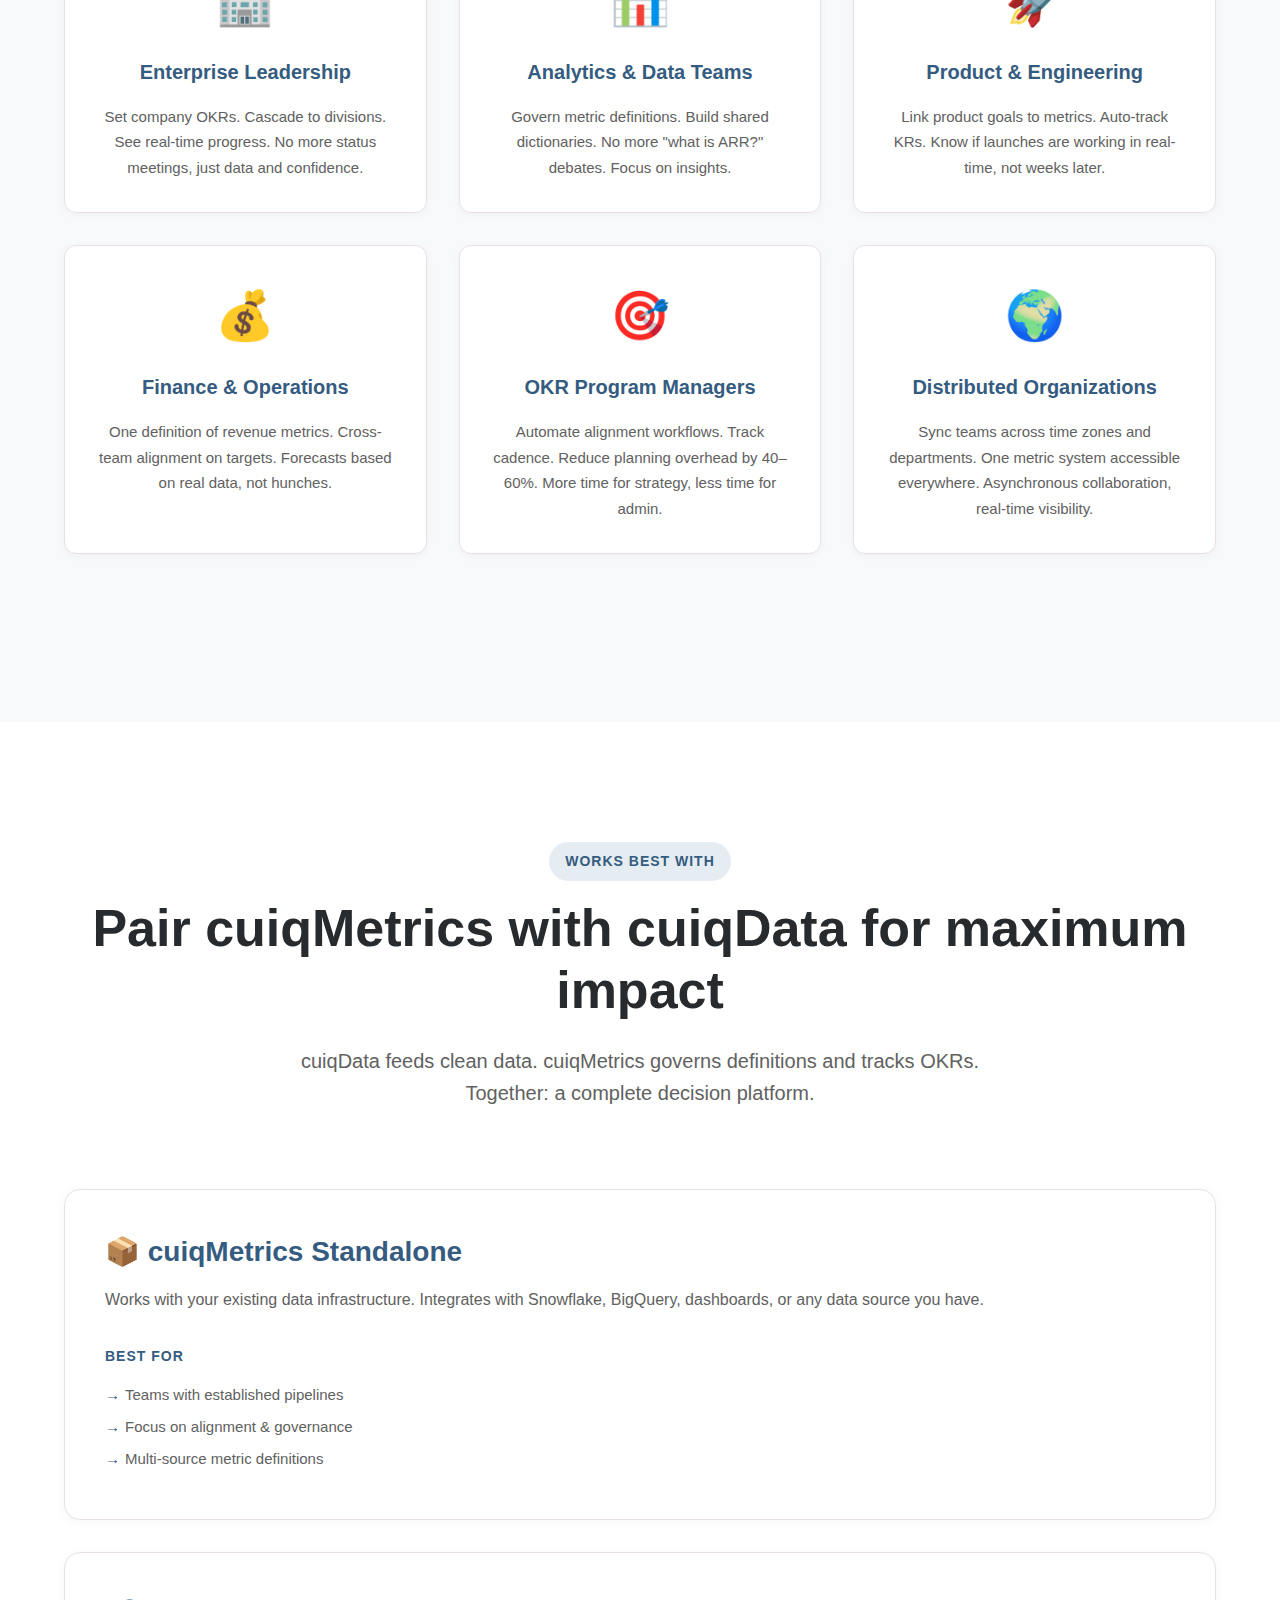
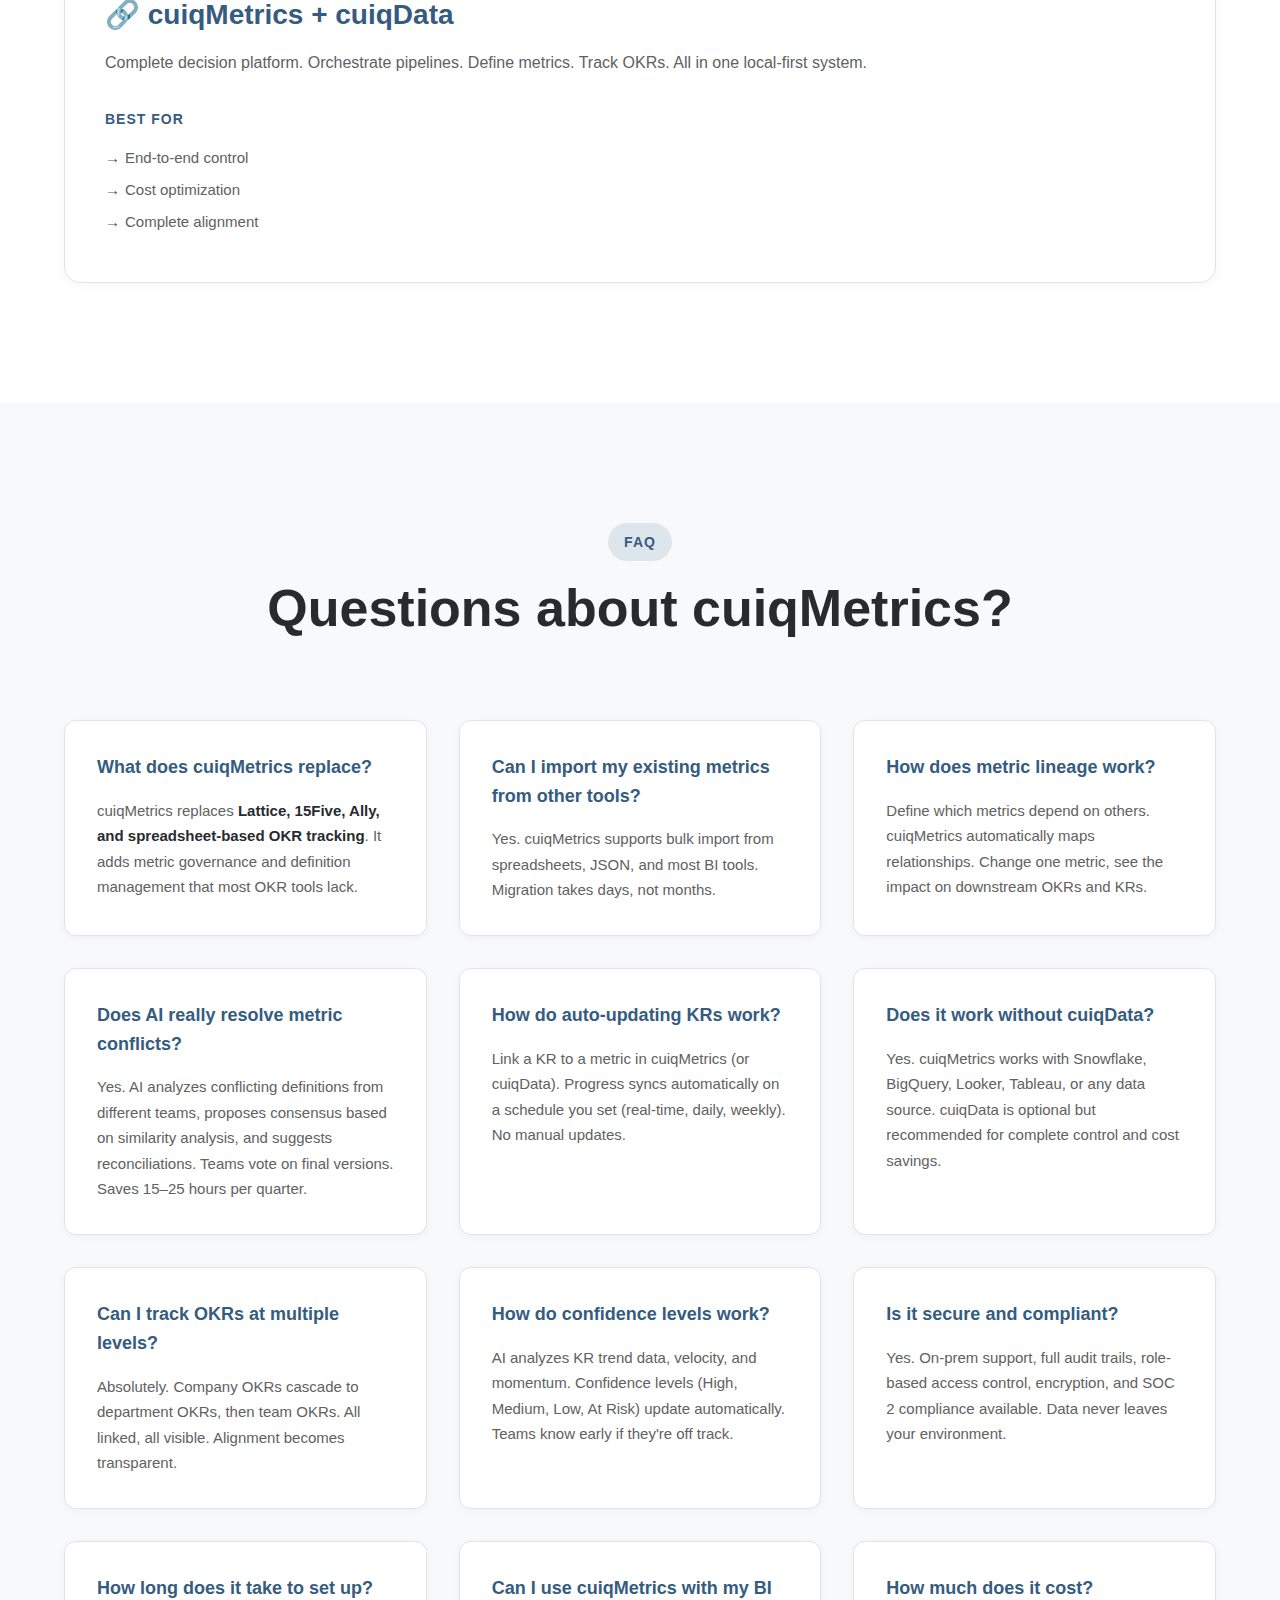
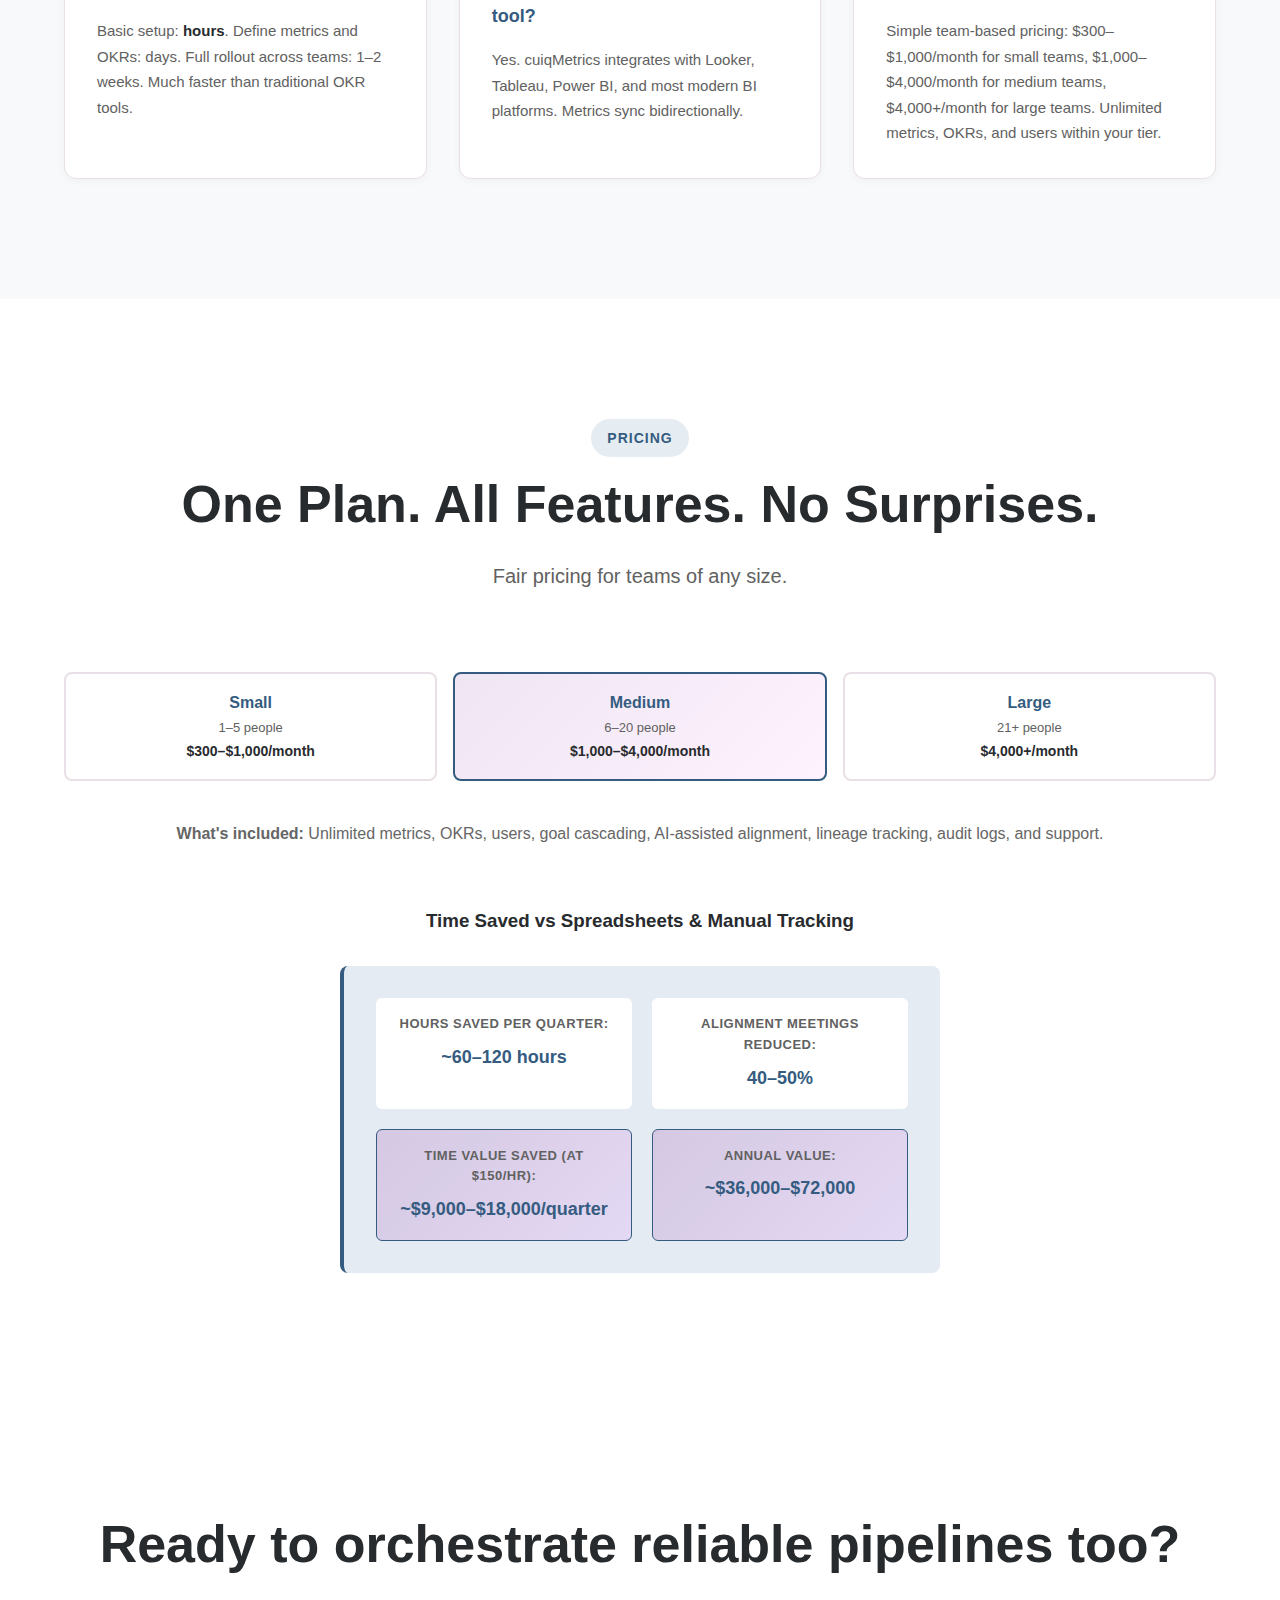
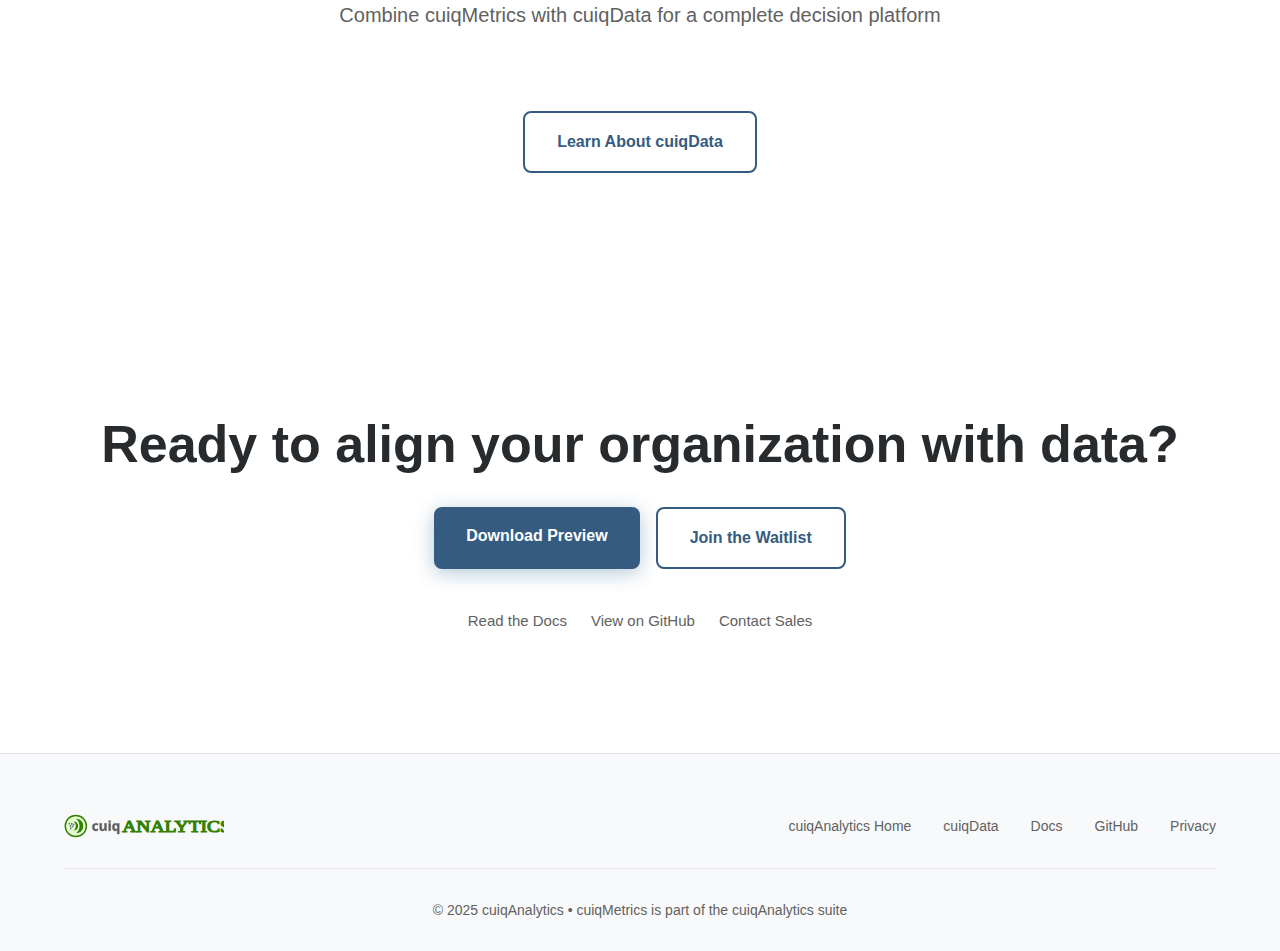
<file: cuiqmetrics.html>
<!DOCTYPE html>
<html lang="en">

<head>
    <meta charset="UTF-8">
    <meta name="viewport" content="width=device-width, initial-scale=1.0">
    <title>cuiqMetrics - Unified Metrics, OKR Tracking & Goal Alignment</title>
    <link rel="stylesheet" href="/static/styles_cuiqmetrics.css">
</head>

<body>
    <!-- Navigation -->
    <nav>
        <div class="header">
            <a href="/" style="display: flex; align-items: center; text-decoration: none;">
                <img src="/static/cuiqMETRICS.svg" height="32" alt="cuiqMetrics Logo">
            </a>
            <button class="hamburger" id="hamburger">
                <span></span>
                <span></span>
                <span></span>
            </button>
            <div class="nav-links" id="navLinks">
                <a href="/">← cuiqAnalytics</a>
                <a href="#features">Features</a>
                <a href="#usecases">Use Cases</a>
                <a href="#pricing">Pricing</a>
                <a href="#faq">FAQ</a>
                <a href="/cuiqmetrics/index_es.html" class="lang-link">ES</a>
            </div>
        </div>
    </nav>

    <!-- Hero Section -->
    <section id="hero" class="hero">
        <div class="container">
            <div class="hero-content fade-in">
                <h1>One Definition. One Source of Truth. OKRs That Sync With Data.</h1>
                <p>End metric chaos. Unify definitions across teams. Auto-sync OKRs to real data. AI-assisted consensus. Goal execution powered by clarity.</p>
                <div class="cta-group">
                    <a href="#download" class="btn btn-primary">Download Preview</a>
                    <a href="#waitlist" class="btn btn-secondary">Join the Waitlist</a>
                </div>
            </div>
        </div>
    </section>

    <!-- Problem Section -->
    <section class="why-section">
        <div class="container">
            <div class="section-header">
                <span class="section-tag">The Problem</span>
                <h2>Metric chaos is holding your organization back</h2>
            </div>

            <div class="problem-grid">
                <div class="problem-card">
                    <h3>📊 Definition Conflicts</h3>
                    <p>Finance defines "ARR" one way. Sales another. Engineering has their own interpretation. Endless debates instead of execution.</p>
                </div>
                <div class="problem-card">
                    <h3>🎯 Misaligned Execution</h3>
                    <p>OKRs are set but disconnected from data. No automatic tracking. Goals feel theoretical. Progress feels invisible.</p>
                </div>
                <div class="problem-card">
                    <h3>📝 Manual Overhead</h3>
                    <p>40% of leadership time in alignment meetings. Manual KR tracking. Spreadsheets and dashboards never sync. Constant rework.</p>
                </div>
                <div class="problem-card">
                    <h3>🔗 Broken Data Connections</h3>
                    <p>Metrics live in isolation. No lineage. No understanding of what drives what. No way to trace decisions back to data.</p>
                </div>
                <div class="problem-card">
                    <h3>⏰ Always Behind</h3>
                    <p>OKR progress is always a week (or a month) behind reality. Teams move fast, but visibility lags. Decisions made on old data.</p>
                </div>
                <div class="problem-card">
                    <h3>🚫 No Accountability</h3>
                    <p>No clear ownership of metric definitions. No audit trail. Metric changes disappear. Compliance becomes difficult.</p>
                </div>
            </div>
        </div>
    </section>

    <!-- Solution Section -->
    <section class="solution-section">
        <div class="container">
            <div class="section-header">
                <span class="section-tag">The Solution</span>
                <h2>cuiqMetrics: Align Your Organization With Data</h2>
                <p class="section-subtitle">One definition per metric. OKRs that auto-sync. AI-assisted consensus. Real-time goal tracking.</p>
            </div>

            <div class="benefits-grid">
                <div class="benefit-item">
                    <div class="benefit-icon">✓</div>
                    <h3>Single Source of Truth</h3>
                    <p>One definition per metric. Version-controlled. Auditable. No more debates. Teams move directly to execution.</p>
                </div>
                <div class="benefit-item">
                    <div class="benefit-icon">🤖</div>
                    <h3>AI-Assisted Consensus</h3>
                    <p>AI analyzes metric definitions from across teams and suggests consensus definitions. Conflict resolution happens automatically. Save 20+ hours per quarter.</p>
                </div>
                <div class="benefit-item">
                    <div class="benefit-icon">🔄</div>
                    <h3>Auto-Updating KRs</h3>
                    <p>Link OKRs to metrics in cuiqData. Progress updates automatically in real-time. No spreadsheets. No manual tracking. Always in sync with reality.</p>
                </div>
                <div class="benefit-item">
                    <div class="benefit-icon">📊</div>
                    <h3>Complete Lineage</h3>
                    <p>See metric dependencies. Understand what drives what. Trace insights back to source data. Debug cause-and-effect with confidence.</p>
                </div>
                <div class="benefit-item">
                    <div class="benefit-icon">🎯</div>
                    <h3>Goal Cascading</h3>
                    <p>Set OKRs at the company level. Cascade to teams and individuals. All aligned to the same metrics. Execution clarity from top to bottom.</p>
                </div>
                <div class="benefit-item">
                    <div class="benefit-icon">📈</div>
                    <h3>Confidence Scoring</h3>
                    <p>Every KR gets a confidence level. AI analyzes trends, velocity, and momentum. Teams know if they're on track before the quarter ends.</p>
                </div>
            </div>
        </div>
    </section>

    <!-- Features Section -->
    <section id="features" class="products-section">
        <div class="container">
            <div class="section-header">
                <span class="section-tag">Core Features</span>
                <h2>Purpose-Built for Alignment</h2>
            </div>

            <div class="product-grid">
                <div class="product-card">
                    <div class="product-header">
                        <h3>📋 Metric Definitions</h3>
                        <p class="product-description">Define metrics once. Use everywhere. Git-like version control. Full audit trail of who changed what and when.</p>
                    </div>
                    <div class="product-details">
                        <div class="detail-column">
                            <h4>Includes</h4>
                            <ul>
                                <li>Centralized definitions</li>
                                <li>Version control</li>
                                <li>Description & ownership</li>
                                <li>Formula & calculation</li>
                                <li>Change history</li>
                            </ul>
                        </div>
                    </div>
                </div>

                <div class="product-card">
                    <div class="product-header">
                        <h3>🎯 OKR Management</h3>
                        <p class="product-description">Set Objectives. Define Key Results. Link to metrics. Track progress automatically. Adjust in real-time.</p>
                    </div>
                    <div class="product-details">
                        <div class="detail-column">
                            <h4>Includes</h4>
                            <ul>
                                <li>Objective creation</li>
                                <li>Key result definition</li>
                                <li>Metric linking</li>
                                <li>Progress tracking</li>
                                <li>Status updates</li>
                            </ul>
                        </div>
                    </div>
                </div>

                <div class="product-card">
                    <div class="product-header">
                        <h3>🔗 Metric Lineage</h3>
                        <p class="product-description">Understand every metric. See dependencies. Trace sources. Know what drives what.</p>
                    </div>
                    <div class="product-details">
                        <div class="detail-column">
                            <h4>Includes</h4>
                            <ul>
                                <li>Dependency mapping</li>
                                <li>Visual lineage</li>
                                <li>Impact analysis</li>
                                <li>Source tracking</li>
                                <li>Relationship discovery</li>
                            </ul>
                        </div>
                    </div>
                </div>

                <div class="product-card">
                    <div class="product-header">
                        <h3>🤖 AI-Assisted Alignment</h3>
                        <p class="product-description">AI proposes consensus definitions. Analyzes conflicting definitions. Resolves disagreements automatically.</p>
                    </div>
                    <div class="product-details">
                        <div class="detail-column">
                            <h4>Includes</h4>
                            <ul>
                                <li>Conflict detection</li>
                                <li>Consensus proposals</li>
                                <li>Similarity analysis</li>
                                <li>Definition comparison</li>
                                <li>Resolution workflow</li>
                            </ul>
                        </div>
                    </div>
                </div>

                <div class="product-card">
                    <div class="product-header">
                        <h3>📊 Goal Cascading</h3>
                        <p class="product-description">Company goals flow to teams to individuals. Everyone sees their role. Alignment becomes automatic.</p>
                    </div>
                    <div class="product-details">
                        <div class="detail-column">
                            <h4>Includes</h4>
                            <ul>
                                <li>Multi-level OKRs</li>
                                <li>Parent-child linking</li>
                                <li>Dependency view</li>
                                <li>Alignment visibility</li>
                                <li>Progress aggregation</li>
                            </ul>
                        </div>
                    </div>
                </div>

                <div class="product-card">
                    <div class="product-header">
                        <h3>📈 Confidence & Prediction</h3>
                    <p class="product-description">AI analyzes velocity, trends, and momentum. Confidence levels help teams adjust early, not at the finish line.</p>
                    </div>
                    <div class="product-details">
                        <div class="detail-column">
                            <h4>Includes</h4>
                            <ul>
                                <li>Trend analysis</li>
                                <li>Velocity tracking</li>
                                <li>Confidence scoring</li>
                                <li>Risk alerts</li>
                                <li>Momentum indicators</li>
                            </ul>
                        </div>
                    </div>
                </div>
            </div>
        </div>
    </section>

    <!-- Use Cases Section -->
    <section id="usecases" class="about-section">
        <div class="container">
            <div class="section-header">
                <span class="section-tag">Who Uses cuiqMetrics</span>
                <h2>For teams that want alignment without chaos</h2>
            </div>

            <div class="about-grid">
                <div class="about-card">
                    <div class="about-icon">🏢</div>
                    <h3>Enterprise Leadership</h3>
                    <p>Set company OKRs. Cascade to divisions. See real-time progress. No more status meetings, just data and confidence.</p>
                </div>
                <div class="about-card">
                    <div class="about-icon">📊</div>
                    <h3>Analytics & Data Teams</h3>
                    <p>Govern metric definitions. Build shared dictionaries. No more "what is ARR?" debates. Focus on insights.</p>
                </div>
                <div class="about-card">
                    <div class="about-icon">🚀</div>
                    <h3>Product & Engineering</h3>
                    <p>Link product goals to metrics. Auto-track KRs. Know if launches are working in real-time, not weeks later.</p>
                </div>
                <div class="about-card">
                    <div class="about-icon">💰</div>
                    <h3>Finance & Operations</h3>
                    <p>One definition of revenue metrics. Cross-team alignment on targets. Forecasts based on real data, not hunches.</p>
                </div>
                <div class="about-card">
                    <div class="about-icon">🎯</div>
                    <h3>OKR Program Managers</h3>
                    <p>Automate alignment workflows. Track cadence. Reduce planning overhead by 40–60%. More time for strategy, less time for admin.</p>
                </div>
                <div class="about-card">
                    <div class="about-icon">🌍</div>
                    <h3>Distributed Organizations</h3>
                    <p>Sync teams across time zones and departments. One metric system accessible everywhere. Asynchronous collaboration, real-time visibility.</p>
                </div>
            </div>
        </div>
    </section>

    <!-- Integration Section -->
    <section class="solution-section">
        <div class="container">
            <div class="section-header">
                <span class="section-tag">Works Best With</span>
                <h2>Pair cuiqMetrics with cuiqData for maximum impact</h2>
                <p class="section-subtitle">cuiqData feeds clean data. cuiqMetrics governs definitions and tracks OKRs. Together: a complete decision platform.</p>
            </div>

            <div class="product-grid">
                <div class="product-card">
                    <div class="product-header">
                        <h3>📦 cuiqMetrics Standalone</h3>
                        <p class="product-description">Works with your existing data infrastructure. Integrates with Snowflake, BigQuery, dashboards, or any data source you have.</p>
                    </div>
                    <div class="product-details">
                        <div class="detail-column">
                            <h4>Best For</h4>
                            <ul>
                                <li>Teams with established pipelines</li>
                                <li>Focus on alignment & governance</li>
                                <li>Multi-source metric definitions</li>
                            </ul>
                        </div>
                    </div>
                </div>

                <div class="product-card">
                    <div class="product-header">
                        <h3>🔗 cuiqMetrics + cuiqData</h3>
                        <p class="product-description">Complete decision platform. Orchestrate pipelines. Define metrics. Track OKRs. All in one local-first system.</p>
                    </div>
                    <div class="product-details">
                        <div class="detail-column">
                            <h4>Best For</h4>
                            <ul>
                                <li>End-to-end control</li>
                                <li>Cost optimization</li>
                                <li>Complete alignment</li>
                            </ul>
                        </div>
                    </div>
                </div>
            </div>
        </div>
    </section>

    <!-- FAQ Section -->
    <section id="faq" class="faq-section">
        <div class="container">
            <div class="section-header">
                <span class="section-tag">FAQ</span>
                <h2>Questions about cuiqMetrics?</h2>
            </div>

            <div class="faq-container">
                <div class="faq-item">
                    <h3>What does cuiqMetrics replace?</h3>
                    <p>cuiqMetrics replaces <strong>Lattice, 15Five, Ally, and spreadsheet-based OKR tracking</strong>. It adds metric governance and definition management that most OKR tools lack.</p>
                </div>

                <div class="faq-item">
                    <h3>Can I import my existing metrics from other tools?</h3>
                    <p>Yes. cuiqMetrics supports bulk import from spreadsheets, JSON, and most BI tools. Migration takes days, not months.</p>
                </div>

                <div class="faq-item">
                    <h3>How does metric lineage work?</h3>
                    <p>Define which metrics depend on others. cuiqMetrics automatically maps relationships. Change one metric, see the impact on downstream OKRs and KRs.</p>
                </div>

                <div class="faq-item">
                    <h3>Does AI really resolve metric conflicts?</h3>
                    <p>Yes. AI analyzes conflicting definitions from different teams, proposes consensus based on similarity analysis, and suggests reconciliations. Teams vote on final versions. Saves 15–25 hours per quarter.</p>
                </div>

                <div class="faq-item">
                    <h3>How do auto-updating KRs work?</h3>
                    <p>Link a KR to a metric in cuiqMetrics (or cuiqData). Progress syncs automatically on a schedule you set (real-time, daily, weekly). No manual updates.</p>
                </div>

                <div class="faq-item">
                    <h3>Does it work without cuiqData?</h3>
                    <p>Yes. cuiqMetrics works with Snowflake, BigQuery, Looker, Tableau, or any data source. cuiqData is optional but recommended for complete control and cost savings.</p>
                </div>

                <div class="faq-item">
                    <h3>Can I track OKRs at multiple levels?</h3>
                    <p>Absolutely. Company OKRs cascade to department OKRs, then team OKRs. All linked, all visible. Alignment becomes transparent.</p>
                </div>

                <div class="faq-item">
                    <h3>How do confidence levels work?</h3>
                    <p>AI analyzes KR trend data, velocity, and momentum. Confidence levels (High, Medium, Low, At Risk) update automatically. Teams know early if they're off track.</p>
                </div>

                <div class="faq-item">
                    <h3>Is it secure and compliant?</h3>
                    <p>Yes. On-prem support, full audit trails, role-based access control, encryption, and SOC 2 compliance available. Data never leaves your environment.</p>
                </div>

                <div class="faq-item">
                    <h3>How long does it take to set up?</h3>
                    <p>Basic setup: <strong>hours</strong>. Define metrics and OKRs: days. Full rollout across teams: 1–2 weeks. Much faster than traditional OKR tools.</p>
                </div>

                <div class="faq-item">
                    <h3>Can I use cuiqMetrics with my BI tool?</h3>
                    <p>Yes. cuiqMetrics integrates with Looker, Tableau, Power BI, and most modern BI platforms. Metrics sync bidirectionally.</p>
                </div>

                <div class="faq-item">
                    <h3>How much does it cost?</h3>
                    <p>Simple team-based pricing: $300–$1,000/month for small teams, $1,000–$4,000/month for medium teams, $4,000+/month for large teams. Unlimited metrics, OKRs, and users within your tier.</p>
                </div>
            </div>
        </div>
    </section>

    <!-- Pricing Section -->
    <section class="calculator-section" id="pricing">
        <div class="container">
            <div class="section-header">
                <span class="section-tag">Pricing</span>
                <h2>One Plan. All Features. No Surprises.</h2>
                <p class="section-subtitle">Fair pricing for teams of any size.</p>
            </div>

            <div class="team-size-selector" style="justify-content: center; margin: 60px 0;">
                <div style="text-align: center;">
                    <div class="team-buttons" style="justify-content: center;">
                        <button class="team-btn" data-size="small">
                            <span class="team-label">Small</span>
                            <span class="team-range">1–5 people</span>
                            <span class="team-price">$300–$1,000/month</span>
                        </button>
                        <button class="team-btn active" data-size="medium">
                            <span class="team-label">Medium</span>
                            <span class="team-range">6–20 people</span>
                            <span class="team-price">$1,000–$4,000/month</span>
                        </button>
                        <button class="team-btn" data-size="large">
                            <span class="team-label">Large</span>
                            <span class="team-range">21+ people</span>
                            <span class="team-price">$4,000+/month</span>
                        </button>
                    </div>
                    <p style="margin-top: 40px; color: #666;">
                        <strong>What's included:</strong> Unlimited metrics, OKRs, users, goal cascading, AI-assisted alignment, lineage tracking, audit logs, and support.
                    </p>
                </div>
            </div>

            <div style="text-align: center; margin-top: 60px;">
                <h3 style="margin-bottom: 30px;">Time Saved vs Spreadsheets & Manual Tracking</h3>
                <div class="example-scenario" style="max-width: 600px; margin: 0 auto;">
                    <div class="example-grid">
                        <div class="example-item">
                            <span class="example-label">Hours Saved Per Quarter:</span>
                            <span class="example-value">~60–120 hours</span>
                        </div>
                        <div class="example-item">
                            <span class="example-label">Alignment Meetings Reduced:</span>
                            <span class="example-value">40–50%</span>
                        </div>
                        <div class="example-item highlight">
                            <span class="example-label">Time Value Saved (at $150/hr):</span>
                            <span class="example-value">~$9,000–$18,000/quarter</span>
                        </div>
                        <div class="example-item highlight">
                            <span class="example-label">Annual Value:</span>
                            <span class="example-value">~$36,000–$72,000</span>
                        </div>
                    </div>
                </div>
            </div>
        </div>
    </section>

    <!-- cuiqData CTA -->
    <section class="solution-section">
        <div class="container" style="text-align: center;">
            <div class="section-header">
                <h2>Ready to orchestrate reliable pipelines too?</h2>
                <p class="section-subtitle">Combine cuiqMetrics with cuiqData for a complete decision platform</p>
            </div>
            <a href="/cuiqdata/" class="btn btn-secondary" style="display: inline-block;">Learn About cuiqData</a>
        </div>
    </section>

    <!-- CTA Section -->
    <section class="cta-section" id="download">
        <div class="container">
            <h2>Ready to align your organization with data?</h2>
            <div class="cta-group">
                <a href="#" class="btn btn-primary">Download Preview</a>
                <a href="#" class="btn btn-secondary" id="waitlist">Join the Waitlist</a>
            </div>
            <div class="links">
                <a href="#">Read the Docs</a>
                <a href="#">View on GitHub</a>
                <a href="#">Contact Sales</a>
            </div>
        </div>
    </section>

    <!-- Footer -->
    <footer>
        <div class="container">
            <div class="footer-content">
                <div class="footer-logo">
                    <a href="/" style="text-decoration: none; display: flex; align-items: center;">
                        <img src="/static/cuiqANALYTICS.svg" height="24" alt="cuiqAnalytics Logo">
                    </a>
                </div>
                <div class="footer-links">
                    <a href="/">cuiqAnalytics Home</a>
                    <a href="/cuiqdata/">cuiqData</a>
                    <a href="#">Docs</a>
                    <a href="#">GitHub</a>
                    <a href="#">Privacy</a>
                </div>
            </div>
            <div class="copyright">
                © 2025 cuiqAnalytics • cuiqMetrics is part of the cuiqAnalytics suite
            </div>
        </div>
    </footer>

    <script>
        // Mobile menu toggle
        const hamburger = document.getElementById('hamburger');
        const navLinks = document.getElementById('navLinks');
        
        hamburger.addEventListener('click', () => {
            hamburger.classList.toggle('active');
            navLinks.classList.toggle('active');
        });
        
        navLinks.querySelectorAll('a').forEach(link => {
            link.addEventListener('click', () => {
                hamburger.classList.remove('active');
                navLinks.classList.remove('active');
            });
        });

        // Smooth scrolling
        document.querySelectorAll('a[href^="#"]').forEach(anchor => {
            anchor.addEventListener('click', function (e) {
                e.preventDefault();
                const target = document.querySelector(this.getAttribute('href'));
                if (target) {
                    target.scrollIntoView({
                        behavior: 'smooth',
                        block: 'start'
                    });
                }
            });
        });

        // Intersection Observer for fade-in animations
        const observerOptions = {
            threshold: 0.1,
            rootMargin: '0px 0px -100px 0px'
        };

        const observer = new IntersectionObserver((entries) => {
            entries.forEach(entry => {
                if (entry.isIntersecting) {
                    entry.target.style.animation = 'fadeInUp 0.8s ease-out forwards';
                }
            });
        }, observerOptions);

        document.querySelectorAll('.product-card, .problem-card, .benefit-item, .about-card, .faq-item').forEach(el => {
            observer.observe(el);
        });

        // Navbar background on scroll
        const nav = document.querySelector('nav');
        window.addEventListener('scroll', () => {
            if (window.scrollY > 50) {
                nav.style.background = 'rgba(255, 255, 255, 0.98)';
                nav.style.boxShadow = '0 4px 20px rgba(0, 0, 0, 0.08)';
            } else {
                nav.style.background = 'rgba(255, 255, 255, 0.95)';
                nav.style.boxShadow = '0 2px 12px rgba(0, 0, 0, 0.05)';
            }
        });
    </script>
</body>

</html>
</file>
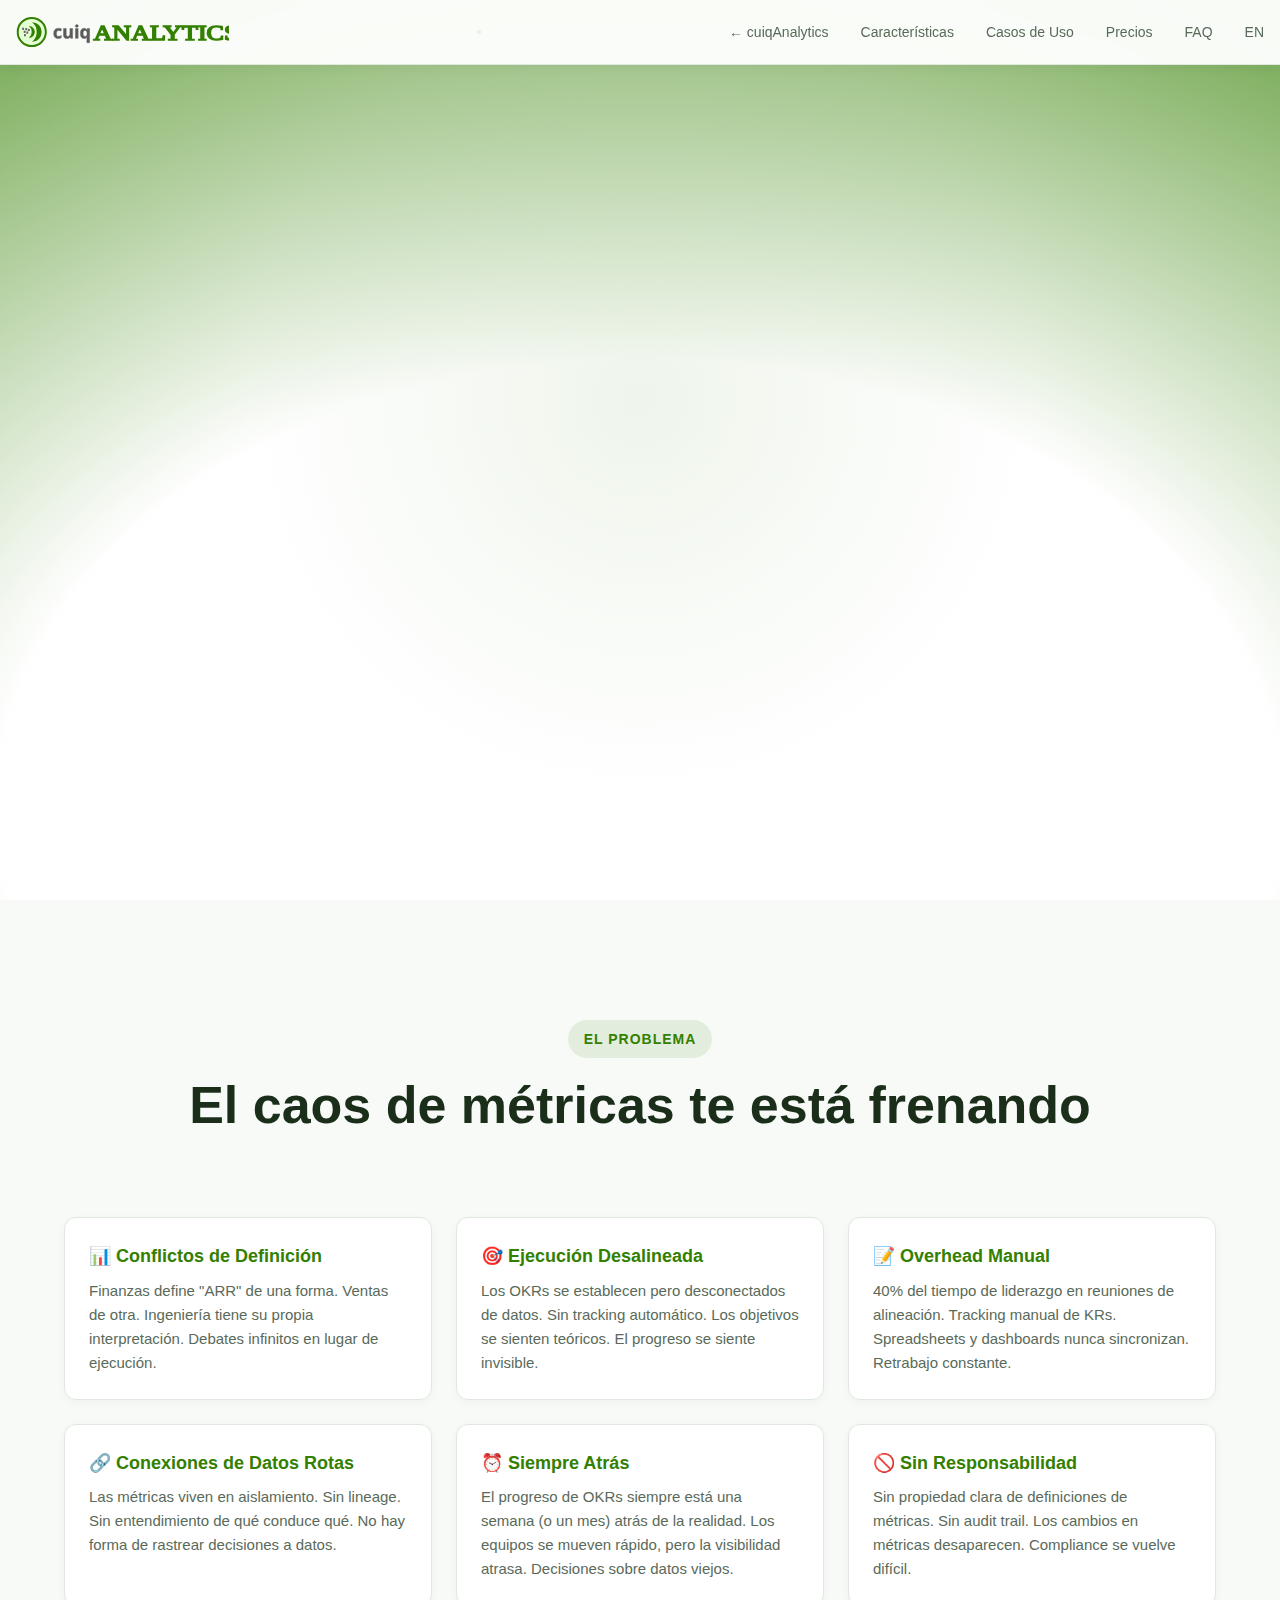
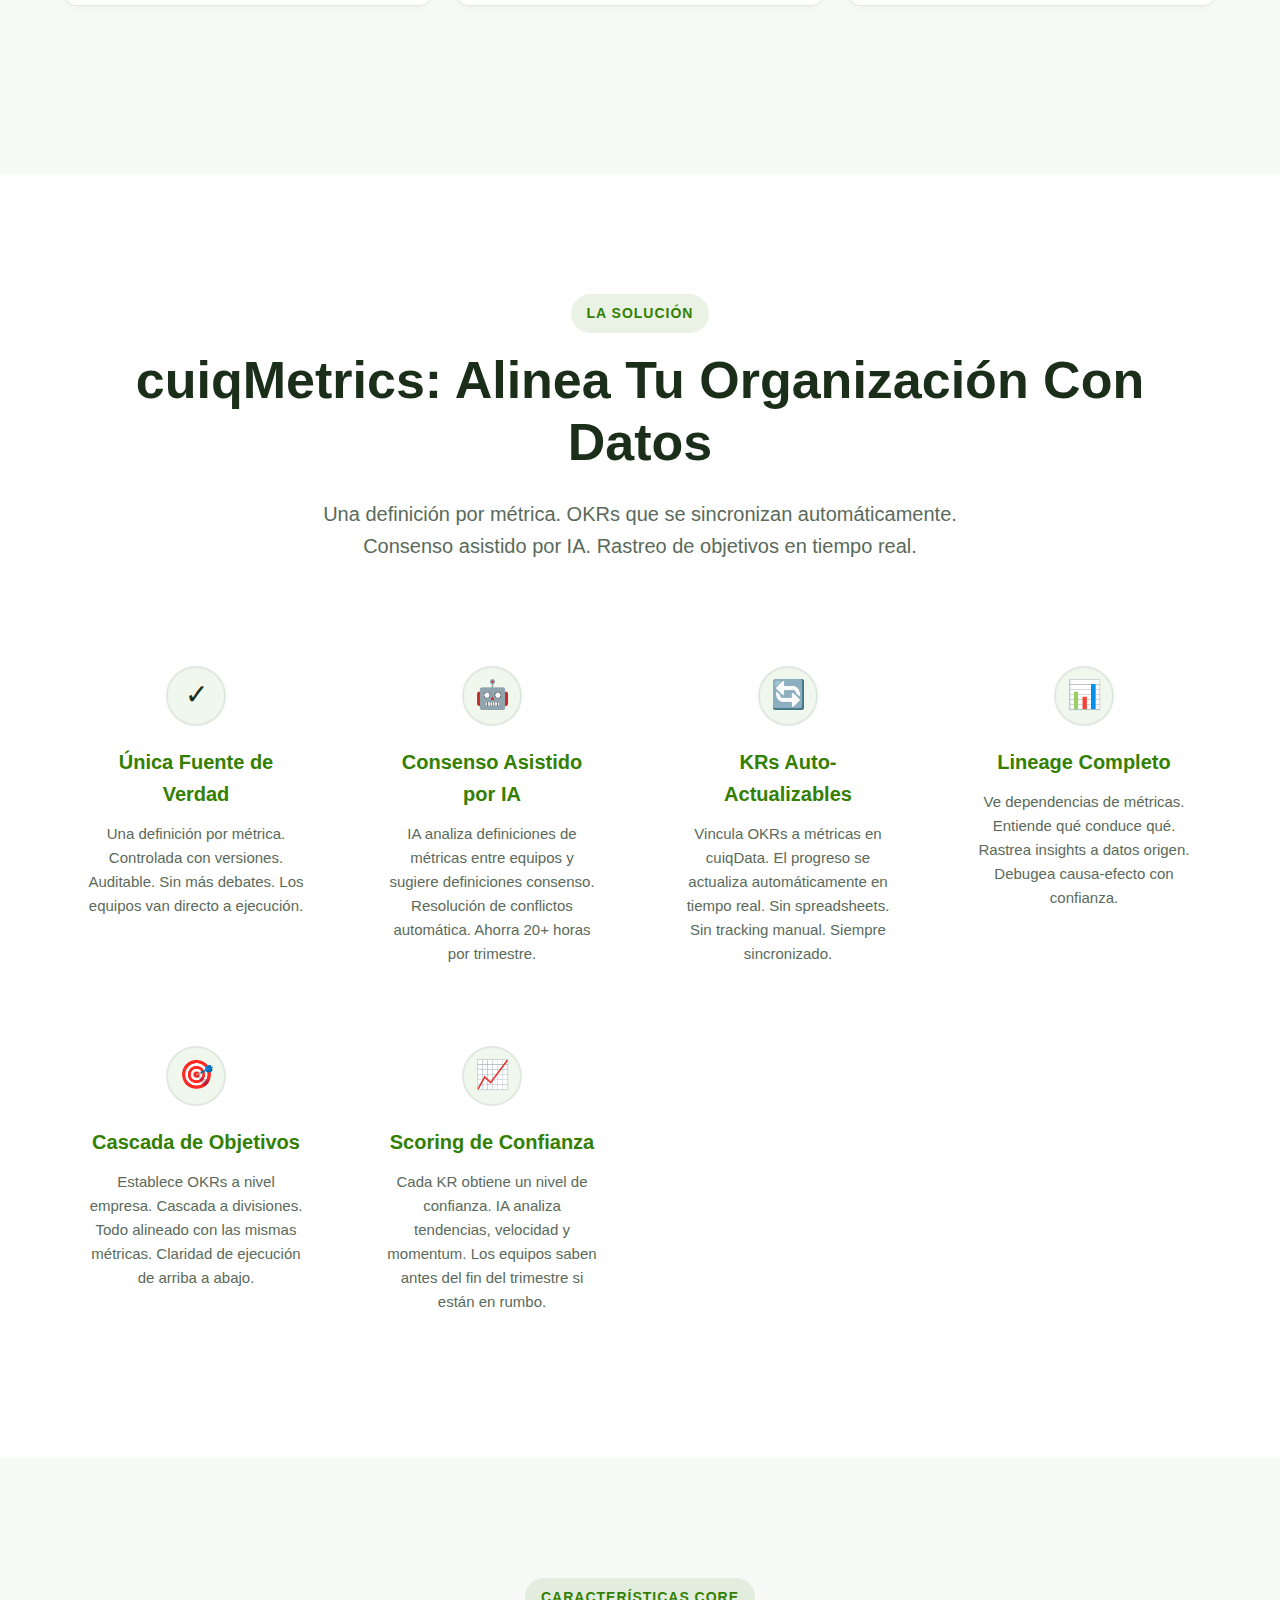
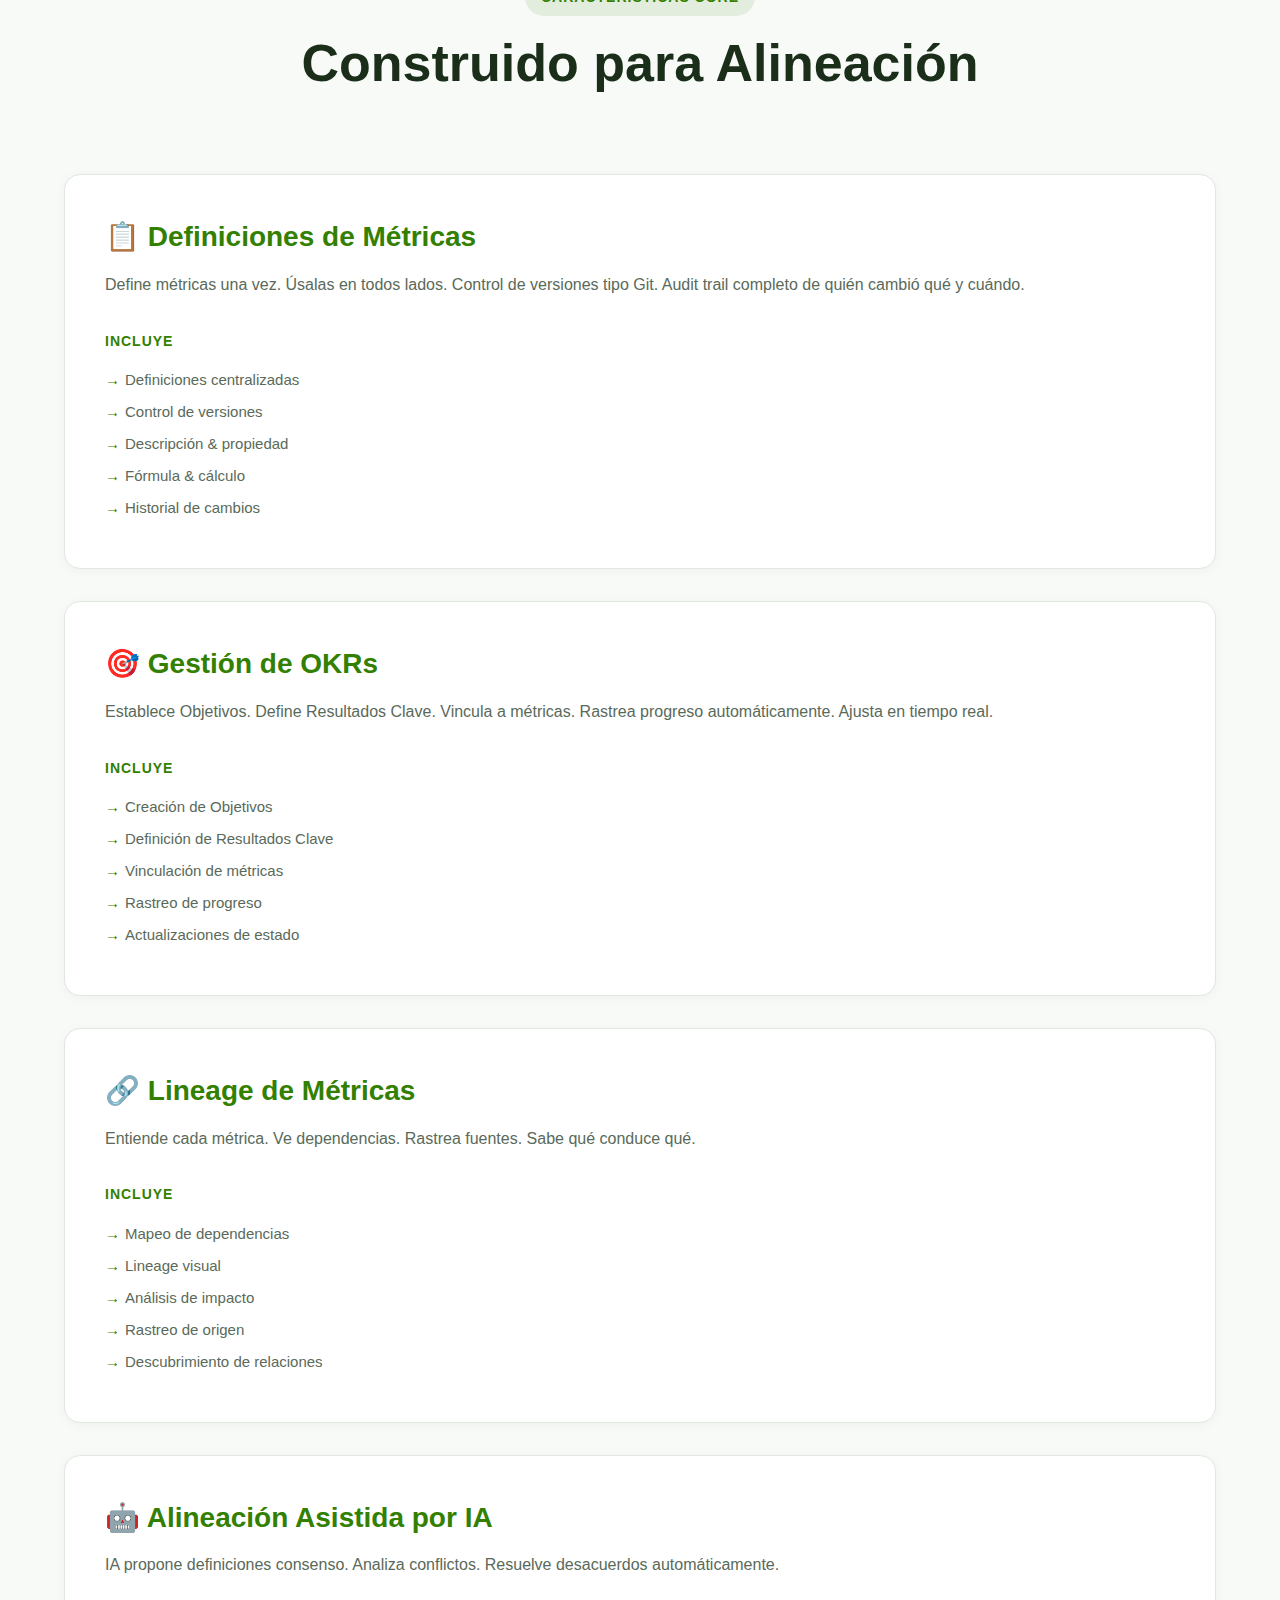
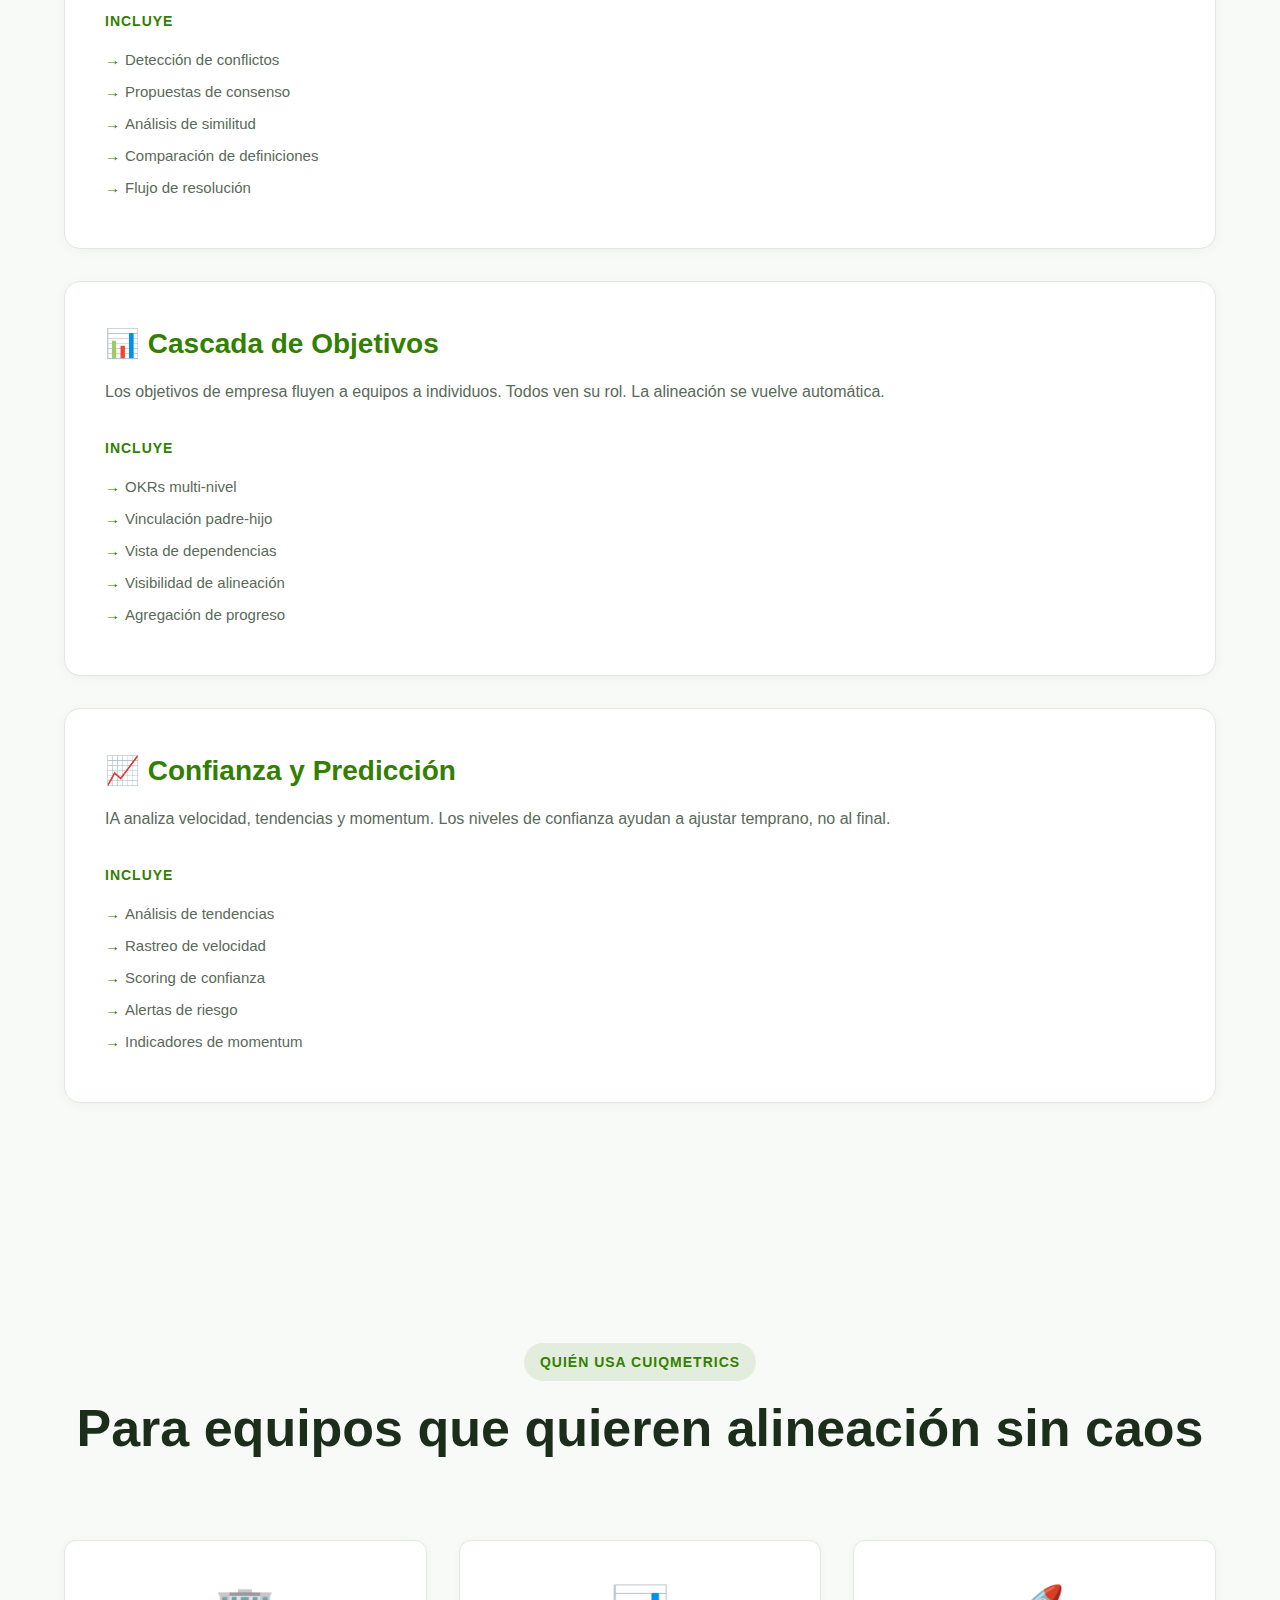
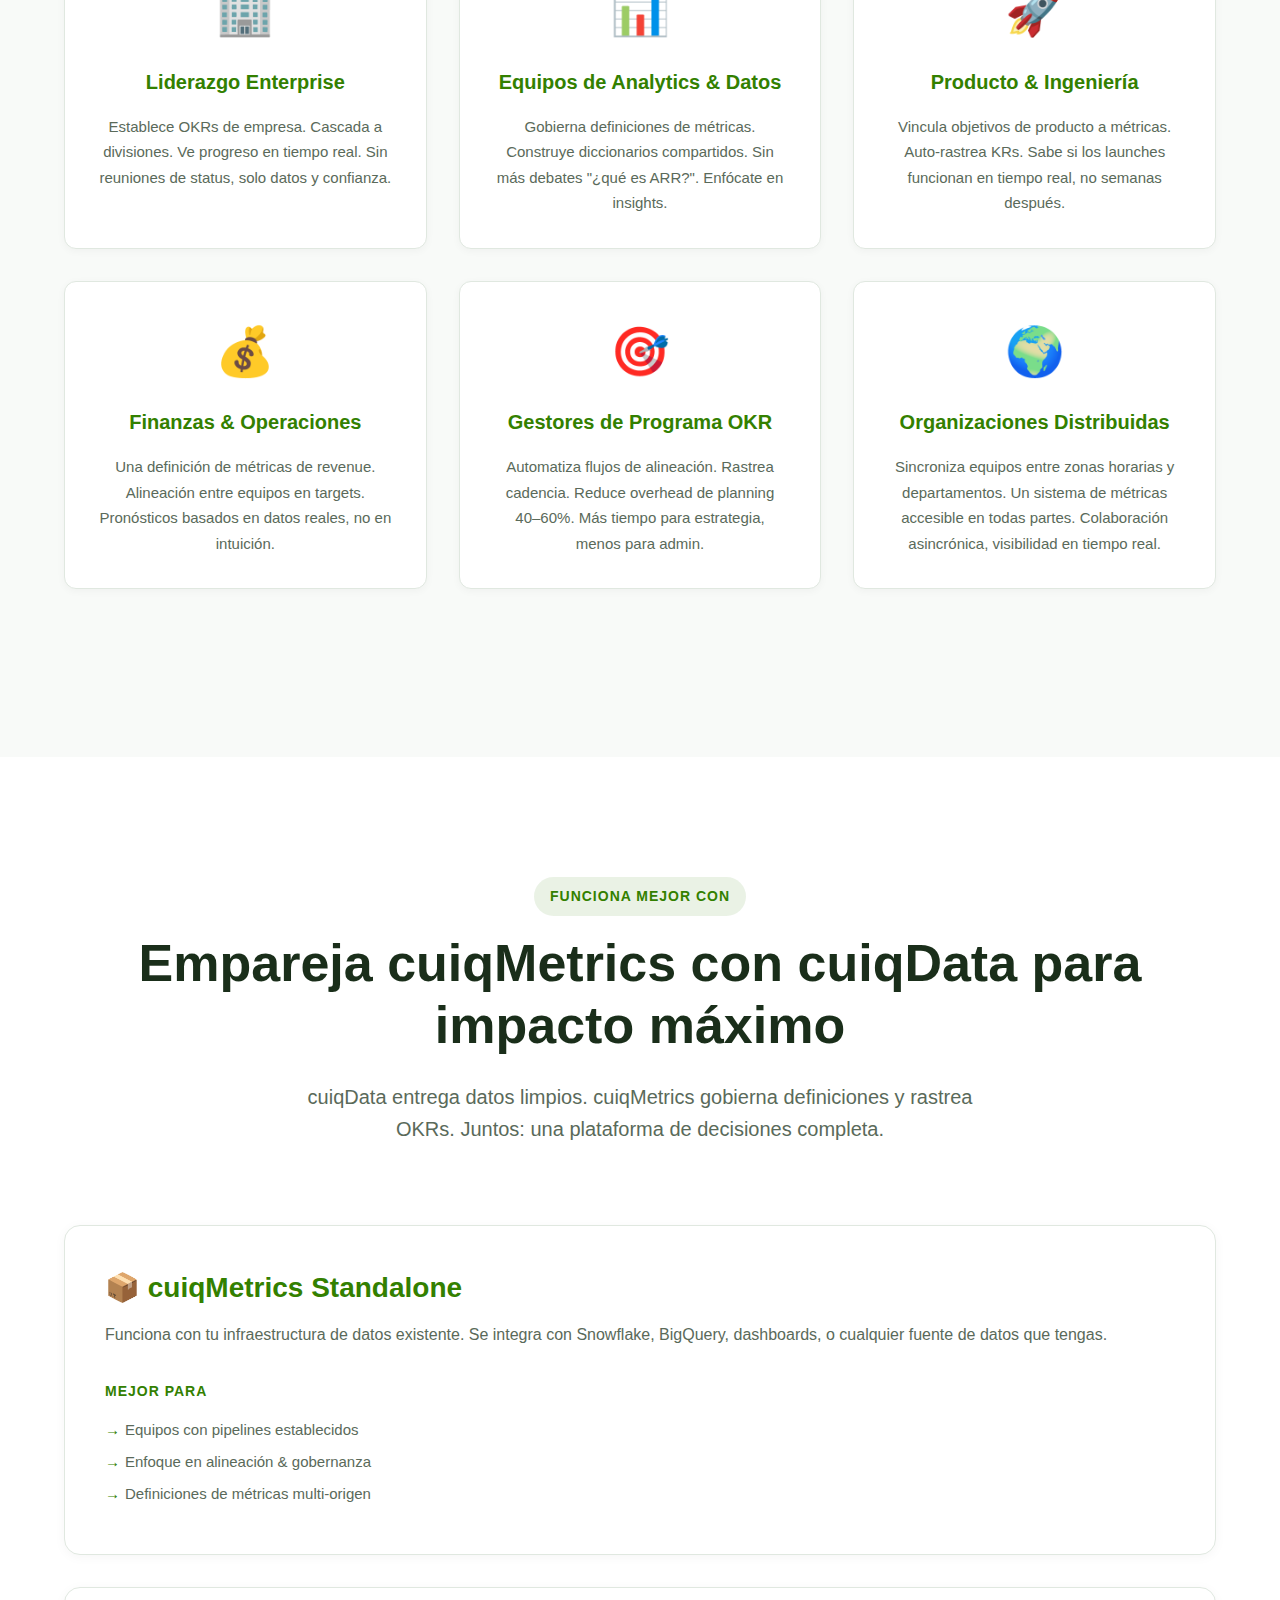
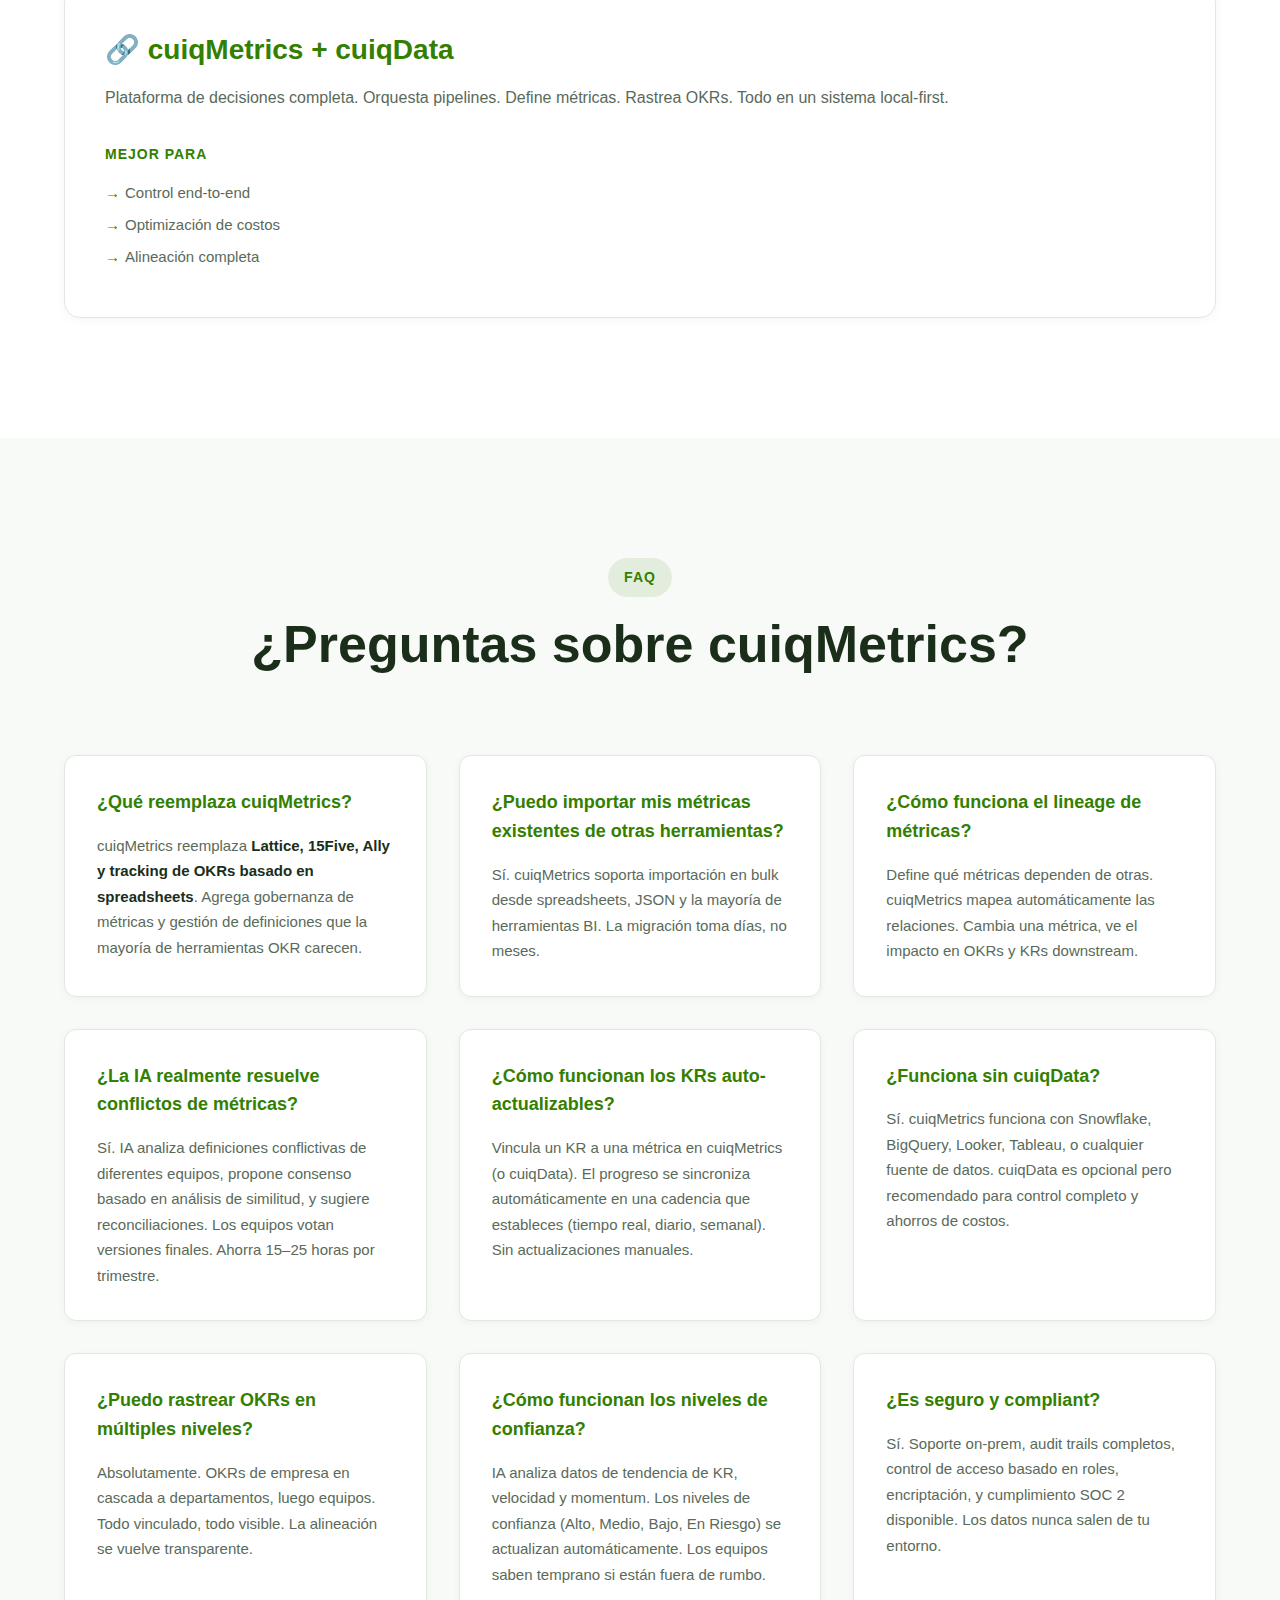
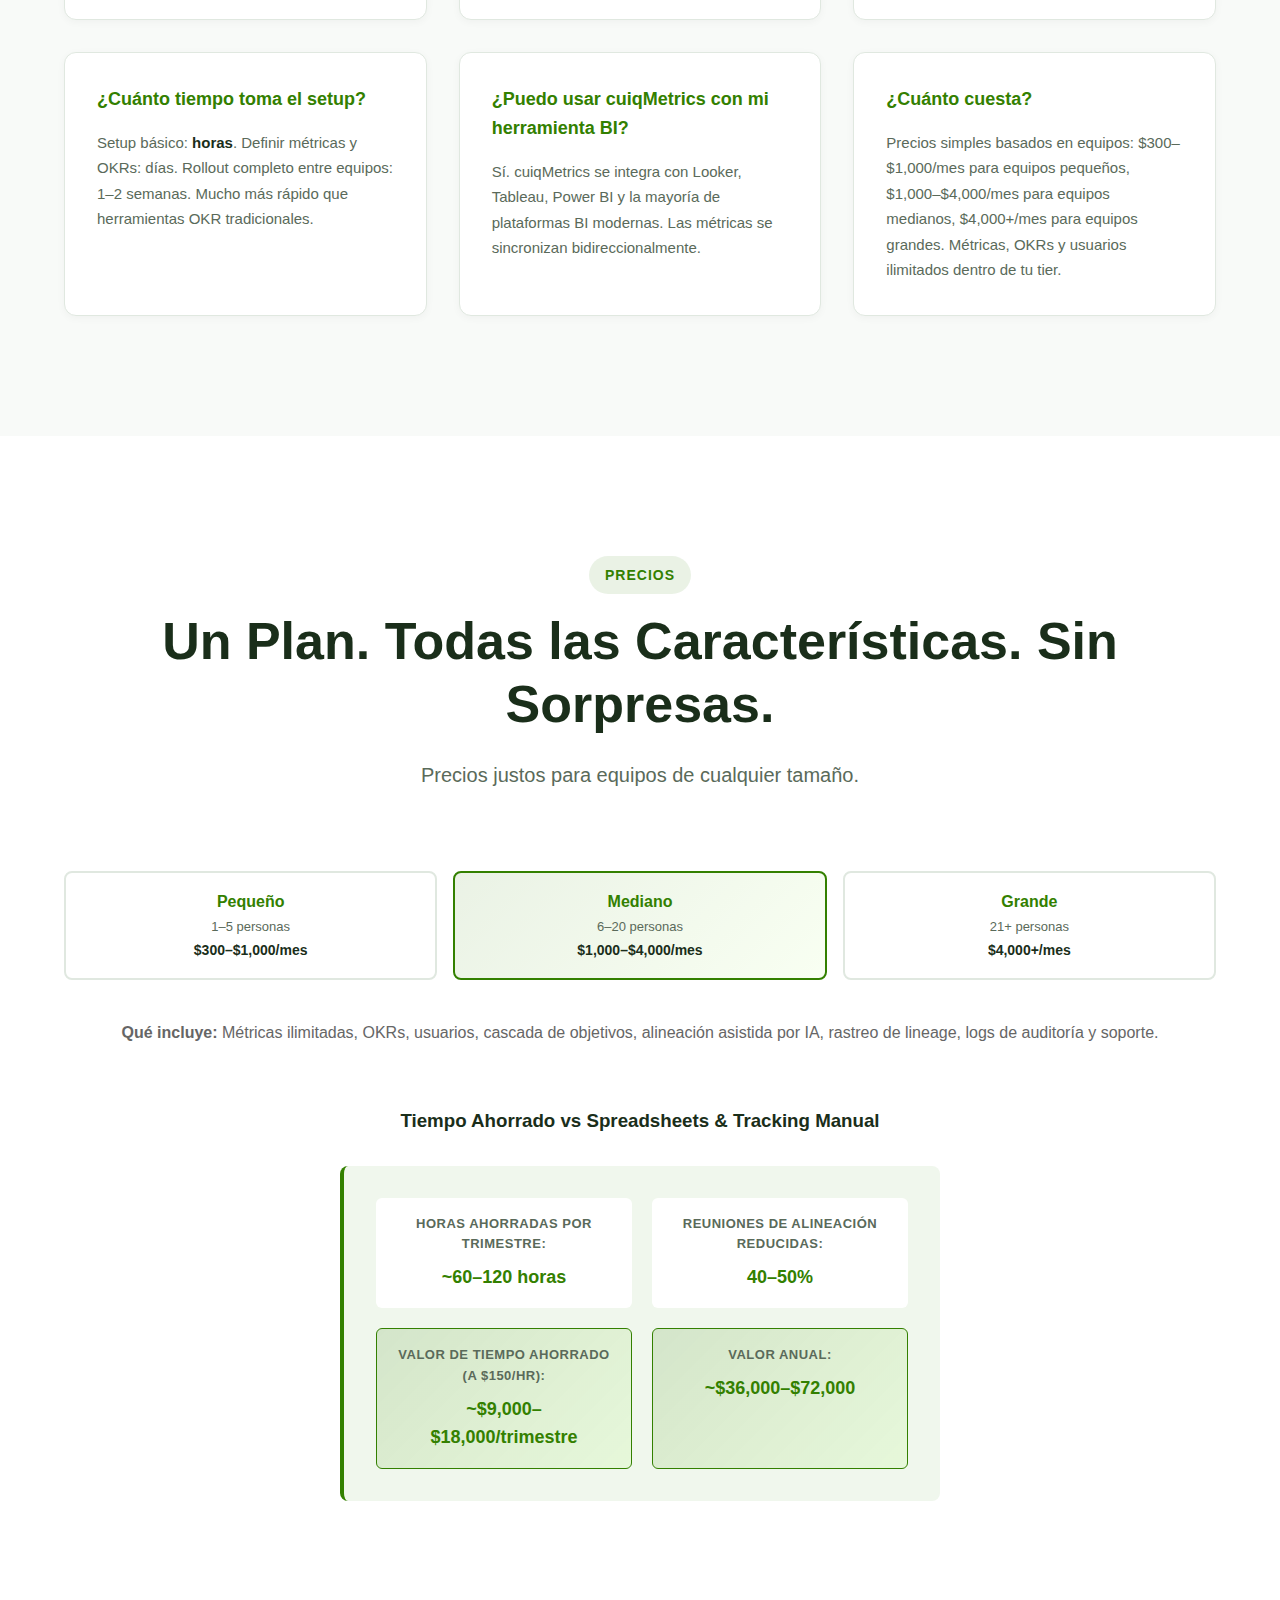
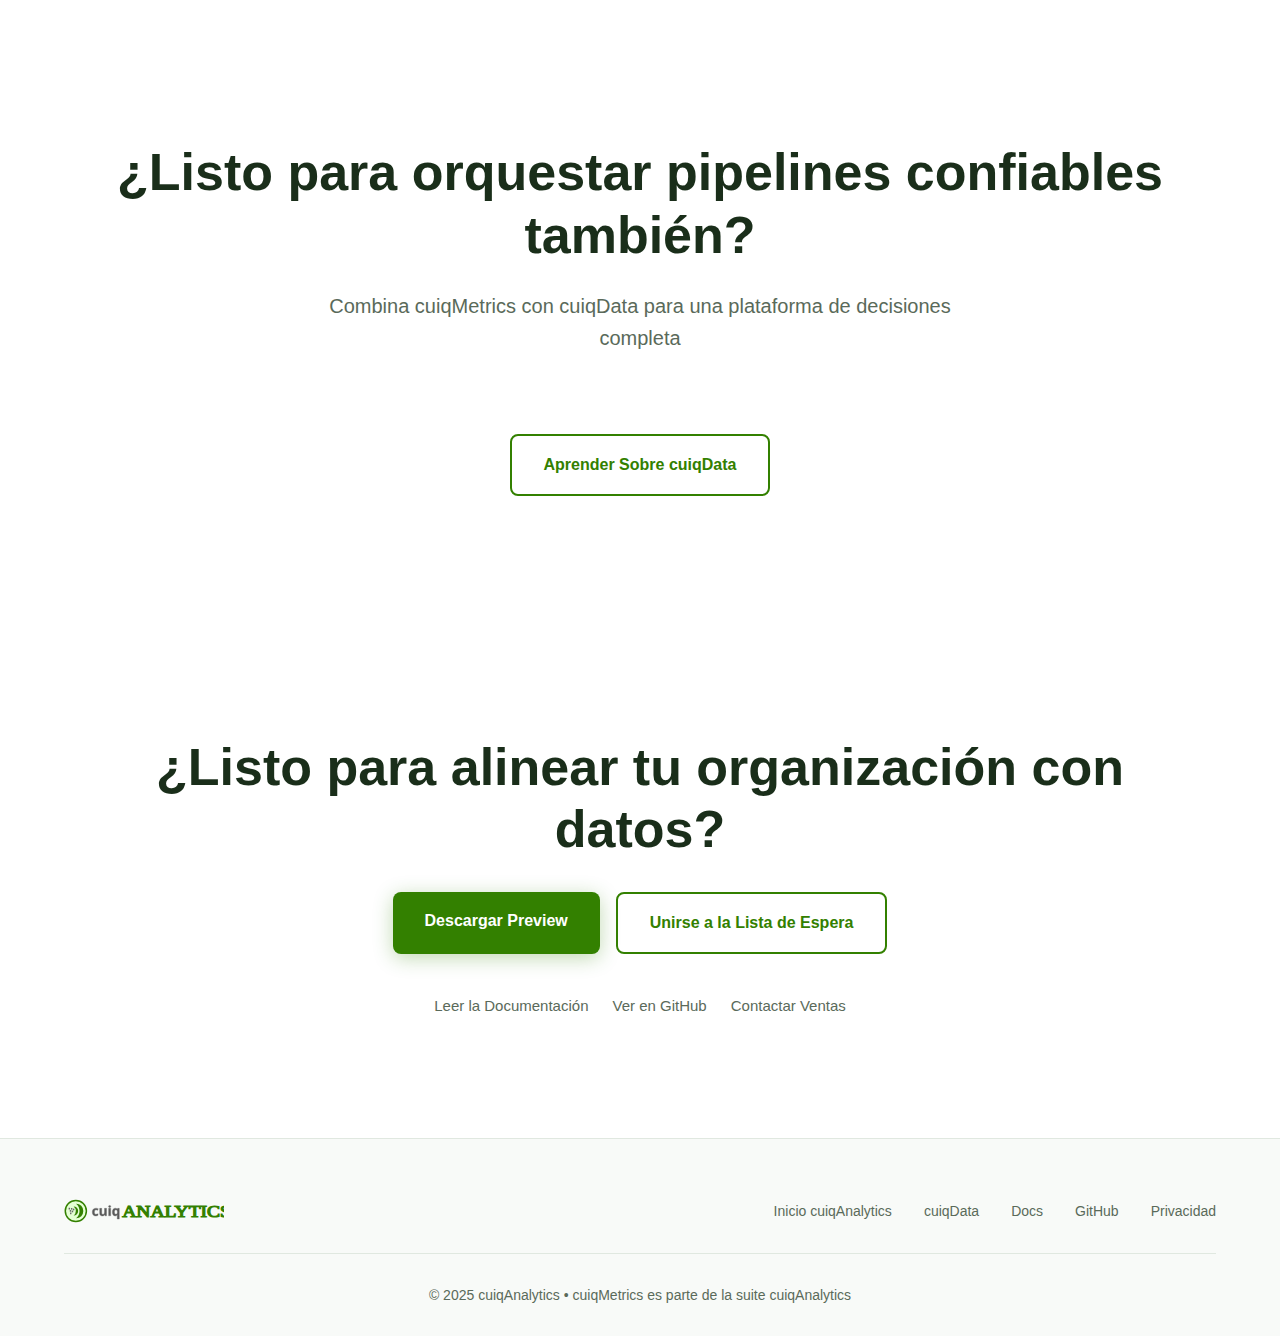
<file: cuiqmetrics_es.html>
<!DOCTYPE html>
<html lang="es">

<head>
    <meta charset="UTF-8">
    <meta name="viewport" content="width=device-width, initial-scale=1.0">
    <title>cuiqMetrics - Definiciones Unificadas, Tracking de OKRs y Alineación de Objetivos</title>
    <link rel="stylesheet" href="/static/styles.css">
</head>

<body>
    <!-- Navigation -->
    <nav>
        <div class="header">
            <a href="/index_es.html" style="display: flex; align-items: center; text-decoration: none;">
                <img src="/static/cuiqANALYTICS.svg" height="32" alt="Logo cuiqAnalytics">
            </a>
            <button class="hamburger" id="hamburger">
                <span></span>
                <span></span>
                <span></span>
            </button>
            <div class="nav-links" id="navLinks">
                <a href="/index_es.html">← cuiqAnalytics</a>
                <a href="#features">Características</a>
                <a href="#usecases">Casos de Uso</a>
                <a href="#pricing">Precios</a>
                <a href="#faq">FAQ</a>
                <a href="/cuiqmetrics/index.html" class="lang-link">EN</a>
            </div>
        </div>
    </nav>

    <!-- Hero Section -->
    <section id="hero" class="hero">
        <div class="container">
            <div class="hero-content fade-in">
                <h1>Una Definición. Una Fuente de Verdad. OKRs Que Se Sincronizan Con Datos.</h1>
                <p>Fin al caos de métricas. Unifica definiciones entre equipos. Auto-sincroniza OKRs a datos reales. Consenso asistido por IA. Ejecución de objetivos con claridad.</p>
                <div class="cta-group">
                    <a href="#download" class="btn btn-primary">Descargar Preview</a>
                    <a href="#waitlist" class="btn btn-secondary">Unirse a la Lista de Espera</a>
                </div>
            </div>
        </div>
    </section>

    <!-- Problem Section -->
    <section class="why-section">
        <div class="container">
            <div class="section-header">
                <span class="section-tag">El Problema</span>
                <h2>El caos de métricas te está frenando</h2>
            </div>

            <div class="problem-grid">
                <div class="problem-card">
                    <h3>📊 Conflictos de Definición</h3>
                    <p>Finanzas define "ARR" de una forma. Ventas de otra. Ingeniería tiene su propia interpretación. Debates infinitos en lugar de ejecución.</p>
                </div>
                <div class="problem-card">
                    <h3>🎯 Ejecución Desalineada</h3>
                    <p>Los OKRs se establecen pero desconectados de datos. Sin tracking automático. Los objetivos se sienten teóricos. El progreso se siente invisible.</p>
                </div>
                <div class="problem-card">
                    <h3>📝 Overhead Manual</h3>
                    <p>40% del tiempo de liderazgo en reuniones de alineación. Tracking manual de KRs. Spreadsheets y dashboards nunca sincronizan. Retrabajo constante.</p>
                </div>
                <div class="problem-card">
                    <h3>🔗 Conexiones de Datos Rotas</h3>
                    <p>Las métricas viven en aislamiento. Sin lineage. Sin entendimiento de qué conduce qué. No hay forma de rastrear decisiones a datos.</p>
                </div>
                <div class="problem-card">
                    <h3>⏰ Siempre Atrás</h3>
                    <p>El progreso de OKRs siempre está una semana (o un mes) atrás de la realidad. Los equipos se mueven rápido, pero la visibilidad atrasa. Decisiones sobre datos viejos.</p>
                </div>
                <div class="problem-card">
                    <h3>🚫 Sin Responsabilidad</h3>
                    <p>Sin propiedad clara de definiciones de métricas. Sin audit trail. Los cambios en métricas desaparecen. Compliance se vuelve difícil.</p>
                </div>
            </div>
        </div>
    </section>

    <!-- Solution Section -->
    <section class="solution-section">
        <div class="container">
            <div class="section-header">
                <span class="section-tag">La Solución</span>
                <h2>cuiqMetrics: Alinea Tu Organización Con Datos</h2>
                <p class="section-subtitle">Una definición por métrica. OKRs que se sincronizan automáticamente. Consenso asistido por IA. Rastreo de objetivos en tiempo real.</p>
            </div>

            <div class="benefits-grid">
                <div class="benefit-item">
                    <div class="benefit-icon">✓</div>
                    <h3>Única Fuente de Verdad</h3>
                    <p>Una definición por métrica. Controlada con versiones. Auditable. Sin más debates. Los equipos van directo a ejecución.</p>
                </div>
                <div class="benefit-item">
                    <div class="benefit-icon">🤖</div>
                    <h3>Consenso Asistido por IA</h3>
                    <p>IA analiza definiciones de métricas entre equipos y sugiere definiciones consenso. Resolución de conflictos automática. Ahorra 20+ horas por trimestre.</p>
                </div>
                <div class="benefit-item">
                    <div class="benefit-icon">🔄</div>
                    <h3>KRs Auto-Actualizables</h3>
                    <p>Vincula OKRs a métricas en cuiqData. El progreso se actualiza automáticamente en tiempo real. Sin spreadsheets. Sin tracking manual. Siempre sincronizado.</p>
                </div>
                <div class="benefit-item">
                    <div class="benefit-icon">📊</div>
                    <h3>Lineage Completo</h3>
                    <p>Ve dependencias de métricas. Entiende qué conduce qué. Rastrea insights a datos origen. Debugea causa-efecto con confianza.</p>
                </div>
                <div class="benefit-item">
                    <div class="benefit-icon">🎯</div>
                    <h3>Cascada de Objetivos</h3>
                    <p>Establece OKRs a nivel empresa. Cascada a divisiones. Todo alineado con las mismas métricas. Claridad de ejecución de arriba a abajo.</p>
                </div>
                <div class="benefit-item">
                    <div class="benefit-icon">📈</div>
                    <h3>Scoring de Confianza</h3>
                    <p>Cada KR obtiene un nivel de confianza. IA analiza tendencias, velocidad y momentum. Los equipos saben antes del fin del trimestre si están en rumbo.</p>
                </div>
            </div>
        </div>
    </section>

    <!-- Features Section -->
    <section id="features" class="products-section">
        <div class="container">
            <div class="section-header">
                <span class="section-tag">Características Core</span>
                <h2>Construido para Alineación</h2>
            </div>

            <div class="product-grid">
                <div class="product-card">
                    <div class="product-header">
                        <h3>📋 Definiciones de Métricas</h3>
                        <p class="product-description">Define métricas una vez. Úsalas en todos lados. Control de versiones tipo Git. Audit trail completo de quién cambió qué y cuándo.</p>
                    </div>
                    <div class="product-details">
                        <div class="detail-column">
                            <h4>Incluye</h4>
                            <ul>
                                <li>Definiciones centralizadas</li>
                                <li>Control de versiones</li>
                                <li>Descripción & propiedad</li>
                                <li>Fórmula & cálculo</li>
                                <li>Historial de cambios</li>
                            </ul>
                        </div>
                    </div>
                </div>

                <div class="product-card">
                    <div class="product-header">
                        <h3>🎯 Gestión de OKRs</h3>
                        <p class="product-description">Establece Objetivos. Define Resultados Clave. Vincula a métricas. Rastrea progreso automáticamente. Ajusta en tiempo real.</p>
                    </div>
                    <div class="product-details">
                        <div class="detail-column">
                            <h4>Incluye</h4>
                            <ul>
                                <li>Creación de Objetivos</li>
                                <li>Definición de Resultados Clave</li>
                                <li>Vinculación de métricas</li>
                                <li>Rastreo de progreso</li>
                                <li>Actualizaciones de estado</li>
                            </ul>
                        </div>
                    </div>
                </div>

                <div class="product-card">
                    <div class="product-header">
                        <h3>🔗 Lineage de Métricas</h3>
                        <p class="product-description">Entiende cada métrica. Ve dependencias. Rastrea fuentes. Sabe qué conduce qué.</p>
                    </div>
                    <div class="product-details">
                        <div class="detail-column">
                            <h4>Incluye</h4>
                            <ul>
                                <li>Mapeo de dependencias</li>
                                <li>Lineage visual</li>
                                <li>Análisis de impacto</li>
                                <li>Rastreo de origen</li>
                                <li>Descubrimiento de relaciones</li>
                            </ul>
                        </div>
                    </div>
                </div>

                <div class="product-card">
                    <div class="product-header">
                        <h3>🤖 Alineación Asistida por IA</h3>
                        <p class="product-description">IA propone definiciones consenso. Analiza conflictos. Resuelve desacuerdos automáticamente.</p>
                    </div>
                    <div class="product-details">
                        <div class="detail-column">
                            <h4>Incluye</h4>
                            <ul>
                                <li>Detección de conflictos</li>
                                <li>Propuestas de consenso</li>
                                <li>Análisis de similitud</li>
                                <li>Comparación de definiciones</li>
                                <li>Flujo de resolución</li>
                            </ul>
                        </div>
                    </div>
                </div>

                <div class="product-card">
                    <div class="product-header">
                        <h3>📊 Cascada de Objetivos</h3>
                        <p class="product-description">Los objetivos de empresa fluyen a equipos a individuos. Todos ven su rol. La alineación se vuelve automática.</p>
                    </div>
                    <div class="product-details">
                        <div class="detail-column">
                            <h4>Incluye</h4>
                            <ul>
                                <li>OKRs multi-nivel</li>
                                <li>Vinculación padre-hijo</li>
                                <li>Vista de dependencias</li>
                                <li>Visibilidad de alineación</li>
                                <li>Agregación de progreso</li>
                            </ul>
                        </div>
                    </div>
                </div>

                <div class="product-card">
                    <div class="product-header">
                        <h3>📈 Confianza y Predicción</h3>
                        <p class="product-description">IA analiza velocidad, tendencias y momentum. Los niveles de confianza ayudan a ajustar temprano, no al final.</p>
                    </div>
                    <div class="product-details">
                        <div class="detail-column">
                            <h4>Incluye</h4>
                            <ul>
                                <li>Análisis de tendencias</li>
                                <li>Rastreo de velocidad</li>
                                <li>Scoring de confianza</li>
                                <li>Alertas de riesgo</li>
                                <li>Indicadores de momentum</li>
                            </ul>
                        </div>
                    </div>
                </div>
            </div>
        </div>
    </section>

    <!-- Use Cases Section -->
    <section id="usecases" class="about-section">
        <div class="container">
            <div class="section-header">
                <span class="section-tag">Quién Usa cuiqMetrics</span>
                <h2>Para equipos que quieren alineación sin caos</h2>
            </div>

            <div class="about-grid">
                <div class="about-card">
                    <div class="about-icon">🏢</div>
                    <h3>Liderazgo Enterprise</h3>
                    <p>Establece OKRs de empresa. Cascada a divisiones. Ve progreso en tiempo real. Sin reuniones de status, solo datos y confianza.</p>
                </div>
                <div class="about-card">
                    <div class="about-icon">📊</div>
                    <h3>Equipos de Analytics & Datos</h3>
                    <p>Gobierna definiciones de métricas. Construye diccionarios compartidos. Sin más debates "¿qué es ARR?". Enfócate en insights.</p>
                </div>
                <div class="about-card">
                    <div class="about-icon">🚀</div>
                    <h3>Producto & Ingeniería</h3>
                    <p>Vincula objetivos de producto a métricas. Auto-rastrea KRs. Sabe si los launches funcionan en tiempo real, no semanas después.</p>
                </div>
                <div class="about-card">
                    <div class="about-icon">💰</div>
                    <h3>Finanzas & Operaciones</h3>
                    <p>Una definición de métricas de revenue. Alineación entre equipos en targets. Pronósticos basados en datos reales, no en intuición.</p>
                </div>
                <div class="about-card">
                    <div class="about-icon">🎯</div>
                    <h3>Gestores de Programa OKR</h3>
                    <p>Automatiza flujos de alineación. Rastrea cadencia. Reduce overhead de planning 40–60%. Más tiempo para estrategia, menos para admin.</p>
                </div>
                <div class="about-card">
                    <div class="about-icon">🌍</div>
                    <h3>Organizaciones Distribuidas</h3>
                    <p>Sincroniza equipos entre zonas horarias y departamentos. Un sistema de métricas accesible en todas partes. Colaboración asincrónica, visibilidad en tiempo real.</p>
                </div>
            </div>
        </div>
    </section>

    <!-- Integration Section -->
    <section class="solution-section">
        <div class="container">
            <div class="section-header">
                <span class="section-tag">Funciona Mejor Con</span>
                <h2>Empareja cuiqMetrics con cuiqData para impacto máximo</h2>
                <p class="section-subtitle">cuiqData entrega datos limpios. cuiqMetrics gobierna definiciones y rastrea OKRs. Juntos: una plataforma de decisiones completa.</p>
            </div>

            <div class="product-grid">
                <div class="product-card">
                    <div class="product-header">
                        <h3>📦 cuiqMetrics Standalone</h3>
                        <p class="product-description">Funciona con tu infraestructura de datos existente. Se integra con Snowflake, BigQuery, dashboards, o cualquier fuente de datos que tengas.</p>
                    </div>
                    <div class="product-details">
                        <div class="detail-column">
                            <h4>Mejor Para</h4>
                            <ul>
                                <li>Equipos con pipelines establecidos</li>
                                <li>Enfoque en alineación & gobernanza</li>
                                <li>Definiciones de métricas multi-origen</li>
                            </ul>
                        </div>
                    </div>
                </div>

                <div class="product-card">
                    <div class="product-header">
                        <h3>🔗 cuiqMetrics + cuiqData</h3>
                        <p class="product-description">Plataforma de decisiones completa. Orquesta pipelines. Define métricas. Rastrea OKRs. Todo en un sistema local-first.</p>
                    </div>
                    <div class="product-details">
                        <div class="detail-column">
                            <h4>Mejor Para</h4>
                            <ul>
                                <li>Control end-to-end</li>
                                <li>Optimización de costos</li>
                                <li>Alineación completa</li>
                            </ul>
                        </div>
                    </div>
                </div>
            </div>
        </div>
    </section>

    <!-- FAQ Section -->
    <section id="faq" class="faq-section">
        <div class="container">
            <div class="section-header">
                <span class="section-tag">FAQ</span>
                <h2>¿Preguntas sobre cuiqMetrics?</h2>
            </div>

            <div class="faq-container">
                <div class="faq-item">
                    <h3>¿Qué reemplaza cuiqMetrics?</h3>
                    <p>cuiqMetrics reemplaza <strong>Lattice, 15Five, Ally y tracking de OKRs basado en spreadsheets</strong>. Agrega gobernanza de métricas y gestión de definiciones que la mayoría de herramientas OKR carecen.</p>
                </div>

                <div class="faq-item">
                    <h3>¿Puedo importar mis métricas existentes de otras herramientas?</h3>
                    <p>Sí. cuiqMetrics soporta importación en bulk desde spreadsheets, JSON y la mayoría de herramientas BI. La migración toma días, no meses.</p>
                </div>

                <div class="faq-item">
                    <h3>¿Cómo funciona el lineage de métricas?</h3>
                    <p>Define qué métricas dependen de otras. cuiqMetrics mapea automáticamente las relaciones. Cambia una métrica, ve el impacto en OKRs y KRs downstream.</p>
                </div>

                <div class="faq-item">
                    <h3>¿La IA realmente resuelve conflictos de métricas?</h3>
                    <p>Sí. IA analiza definiciones conflictivas de diferentes equipos, propone consenso basado en análisis de similitud, y sugiere reconciliaciones. Los equipos votan versiones finales. Ahorra 15–25 horas por trimestre.</p>
                </div>

                <div class="faq-item">
                    <h3>¿Cómo funcionan los KRs auto-actualizables?</h3>
                    <p>Vincula un KR a una métrica en cuiqMetrics (o cuiqData). El progreso se sincroniza automáticamente en una cadencia que estableces (tiempo real, diario, semanal). Sin actualizaciones manuales.</p>
                </div>

                <div class="faq-item">
                    <h3>¿Funciona sin cuiqData?</h3>
                    <p>Sí. cuiqMetrics funciona con Snowflake, BigQuery, Looker, Tableau, o cualquier fuente de datos. cuiqData es opcional pero recomendado para control completo y ahorros de costos.</p>
                </div>

                <div class="faq-item">
                    <h3>¿Puedo rastrear OKRs en múltiples niveles?</h3>
                    <p>Absolutamente. OKRs de empresa en cascada a departamentos, luego equipos. Todo vinculado, todo visible. La alineación se vuelve transparente.</p>
                </div>

                <div class="faq-item">
                    <h3>¿Cómo funcionan los niveles de confianza?</h3>
                    <p>IA analiza datos de tendencia de KR, velocidad y momentum. Los niveles de confianza (Alto, Medio, Bajo, En Riesgo) se actualizan automáticamente. Los equipos saben temprano si están fuera de rumbo.</p>
                </div>

                <div class="faq-item">
                    <h3>¿Es seguro y compliant?</h3>
                    <p>Sí. Soporte on-prem, audit trails completos, control de acceso basado en roles, encriptación, y cumplimiento SOC 2 disponible. Los datos nunca salen de tu entorno.</p>
                </div>

                <div class="faq-item">
                    <h3>¿Cuánto tiempo toma el setup?</h3>
                    <p>Setup básico: <strong>horas</strong>. Definir métricas y OKRs: días. Rollout completo entre equipos: 1–2 semanas. Mucho más rápido que herramientas OKR tradicionales.</p>
                </div>

                <div class="faq-item">
                    <h3>¿Puedo usar cuiqMetrics con mi herramienta BI?</h3>
                    <p>Sí. cuiqMetrics se integra con Looker, Tableau, Power BI y la mayoría de plataformas BI modernas. Las métricas se sincronizan bidireccionalmente.</p>
                </div>

                <div class="faq-item">
                    <h3>¿Cuánto cuesta?</h3>
                    <p>Precios simples basados en equipos: $300–$1,000/mes para equipos pequeños, $1,000–$4,000/mes para equipos medianos, $4,000+/mes para equipos grandes. Métricas, OKRs y usuarios ilimitados dentro de tu tier.</p>
                </div>
            </div>
        </div>
    </section>

    <!-- Pricing Section -->
    <section class="calculator-section" id="pricing">
        <div class="container">
            <div class="section-header">
                <span class="section-tag">Precios</span>
                <h2>Un Plan. Todas las Características. Sin Sorpresas.</h2>
                <p class="section-subtitle">Precios justos para equipos de cualquier tamaño.</p>
            </div>

            <div class="team-size-selector" style="justify-content: center; margin: 60px 0;">
                <div style="text-align: center;">
                    <div class="team-buttons" style="justify-content: center;">
                        <button class="team-btn" data-size="small">
                            <span class="team-label">Pequeño</span>
                            <span class="team-range">1–5 personas</span>
                            <span class="team-price">$300–$1,000/mes</span>
                        </button>
                        <button class="team-btn active" data-size="medium">
                            <span class="team-label">Mediano</span>
                            <span class="team-range">6–20 personas</span>
                            <span class="team-price">$1,000–$4,000/mes</span>
                        </button>
                        <button class="team-btn" data-size="large">
                            <span class="team-label">Grande</span>
                            <span class="team-range">21+ personas</span>
                            <span class="team-price">$4,000+/mes</span>
                        </button>
                    </div>
                    <p style="margin-top: 40px; color: #666;">
                        <strong>Qué incluye:</strong> Métricas ilimitadas, OKRs, usuarios, cascada de objetivos, alineación asistida por IA, rastreo de lineage, logs de auditoría y soporte.
                    </p>
                </div>
            </div>

            <div style="text-align: center; margin-top: 60px;">
                <h3 style="margin-bottom: 30px;">Tiempo Ahorrado vs Spreadsheets & Tracking Manual</h3>
                <div class="example-scenario" style="max-width: 600px; margin: 0 auto;">
                    <div class="example-grid">
                        <div class="example-item">
                            <span class="example-label">Horas Ahorradas Por Trimestre:</span>
                            <span class="example-value">~60–120 horas</span>
                        </div>
                        <div class="example-item">
                            <span class="example-label">Reuniones de Alineación Reducidas:</span>
                            <span class="example-value">40–50%</span>
                        </div>
                        <div class="example-item highlight">
                            <span class="example-label">Valor de Tiempo Ahorrado (a $150/hr):</span>
                            <span class="example-value">~$9,000–$18,000/trimestre</span>
                        </div>
                        <div class="example-item highlight">
                            <span class="example-label">Valor Anual:</span>
                            <span class="example-value">~$36,000–$72,000</span>
                        </div>
                    </div>
                </div>
            </div>
        </div>
    </section>

    <!-- cuiqData CTA -->
    <section class="solution-section">
        <div class="container" style="text-align: center;">
            <div class="section-header">
                <h2>¿Listo para orquestar pipelines confiables también?</h2>
                <p class="section-subtitle">Combina cuiqMetrics con cuiqData para una plataforma de decisiones completa</p>
            </div>
            <a href="/cuiqdata/index_es.html" class="btn btn-secondary" style="display: inline-block;">Aprender Sobre cuiqData</a>
        </div>
    </section>

    <!-- CTA Section -->
    <section class="cta-section" id="download">
        <div class="container">
            <h2>¿Listo para alinear tu organización con datos?</h2>
            <div class="cta-group">
                <a href="#" class="btn btn-primary">Descargar Preview</a>
                <a href="#" class="btn btn-secondary" id="waitlist">Unirse a la Lista de Espera</a>
            </div>
            <div class="links">
                <a href="#">Leer la Documentación</a>
                <a href="#">Ver en GitHub</a>
                <a href="#">Contactar Ventas</a>
            </div>
        </div>
    </section>

    <!-- Footer -->
    <footer>
        <div class="container">
            <div class="footer-content">
                <div class="footer-logo">
                    <a href="/index_es.html" style="text-decoration: none; display: flex; align-items: center;">
                        <img src="/static/cuiqANALYTICS.svg" height="24" alt="Logo cuiqAnalytics">
                    </a>
                </div>
                <div class="footer-links">
                    <a href="/index_es.html">Inicio cuiqAnalytics</a>
                    <a href="/cuiqdata/index_es.html">cuiqData</a>
                    <a href="#">Docs</a>
                    <a href="#">GitHub</a>
                    <a href="#">Privacidad</a>
                </div>
            </div>
            <div class="copyright">
                © 2025 cuiqAnalytics • cuiqMetrics es parte de la suite cuiqAnalytics
            </div>
        </div>
    </footer>

    <script>
        // Mobile menu toggle
        const hamburger = document.getElementById('hamburger');
        const navLinks = document.getElementById('navLinks');
        
        hamburger.addEventListener('click', () => {
            hamburger.classList.toggle('active');
            navLinks.classList.toggle('active');
        });
        
        navLinks.querySelectorAll('a').forEach(link => {
            link.addEventListener('click', () => {
                hamburger.classList.remove('active');
                navLinks.classList.remove('active');
            });
        });

        // Smooth scrolling
        document.querySelectorAll('a[href^="#"]').forEach(anchor => {
            anchor.addEventListener('click', function (e) {
                e.preventDefault();
                const target = document.querySelector(this.getAttribute('href'));
                if (target) {
                    target.scrollIntoView({
                        behavior: 'smooth',
                        block: 'start'
                    });
                }
            });
        });

        // Intersection Observer for fade-in animations
        const observerOptions = {
            threshold: 0.1,
            rootMargin: '0px 0px -100px 0px'
        };

        const observer = new IntersectionObserver((entries) => {
            entries.forEach(entry => {
                if (entry.isIntersecting) {
                    entry.target.style.animation = 'fadeInUp 0.8s ease-out forwards';
                }
            });
        }, observerOptions);

        document.querySelectorAll('.product-card, .problem-card, .benefit-item, .about-card, .faq-item').forEach(el => {
            observer.observe(el);
        });

        // Navbar background on scroll
        const nav = document.querySelector('nav');
        window.addEventListener('scroll', () => {
            if (window.scrollY > 50) {
                nav.style.background = 'rgba(255, 255, 255, 0.98)';
                nav.style.boxShadow = '0 4px 20px rgba(0, 0, 0, 0.08)';
            } else {
                nav.style.background = 'rgba(255, 255, 255, 0.95)';
                nav.style.boxShadow = '0 2px 12px rgba(0, 0, 0, 0.05)';
            }
        });
    </script>
</body>

</html>
</file>
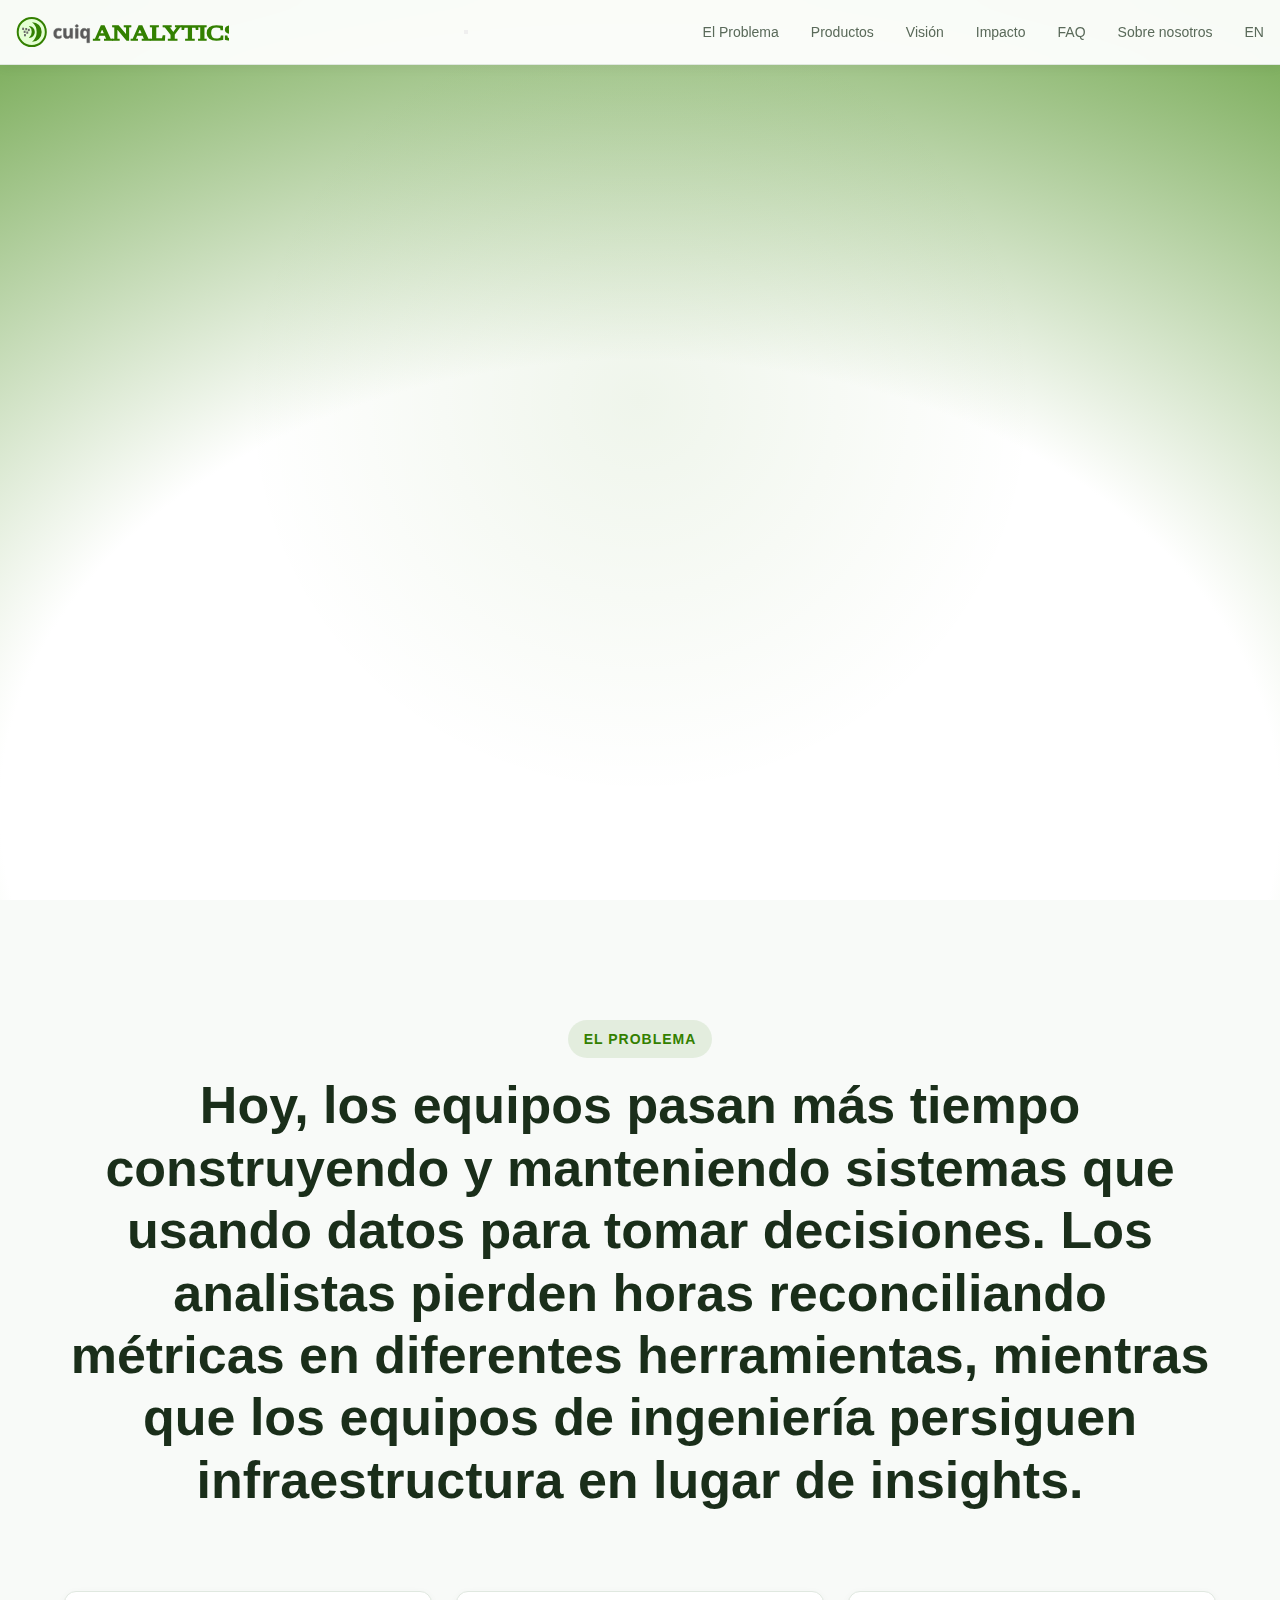
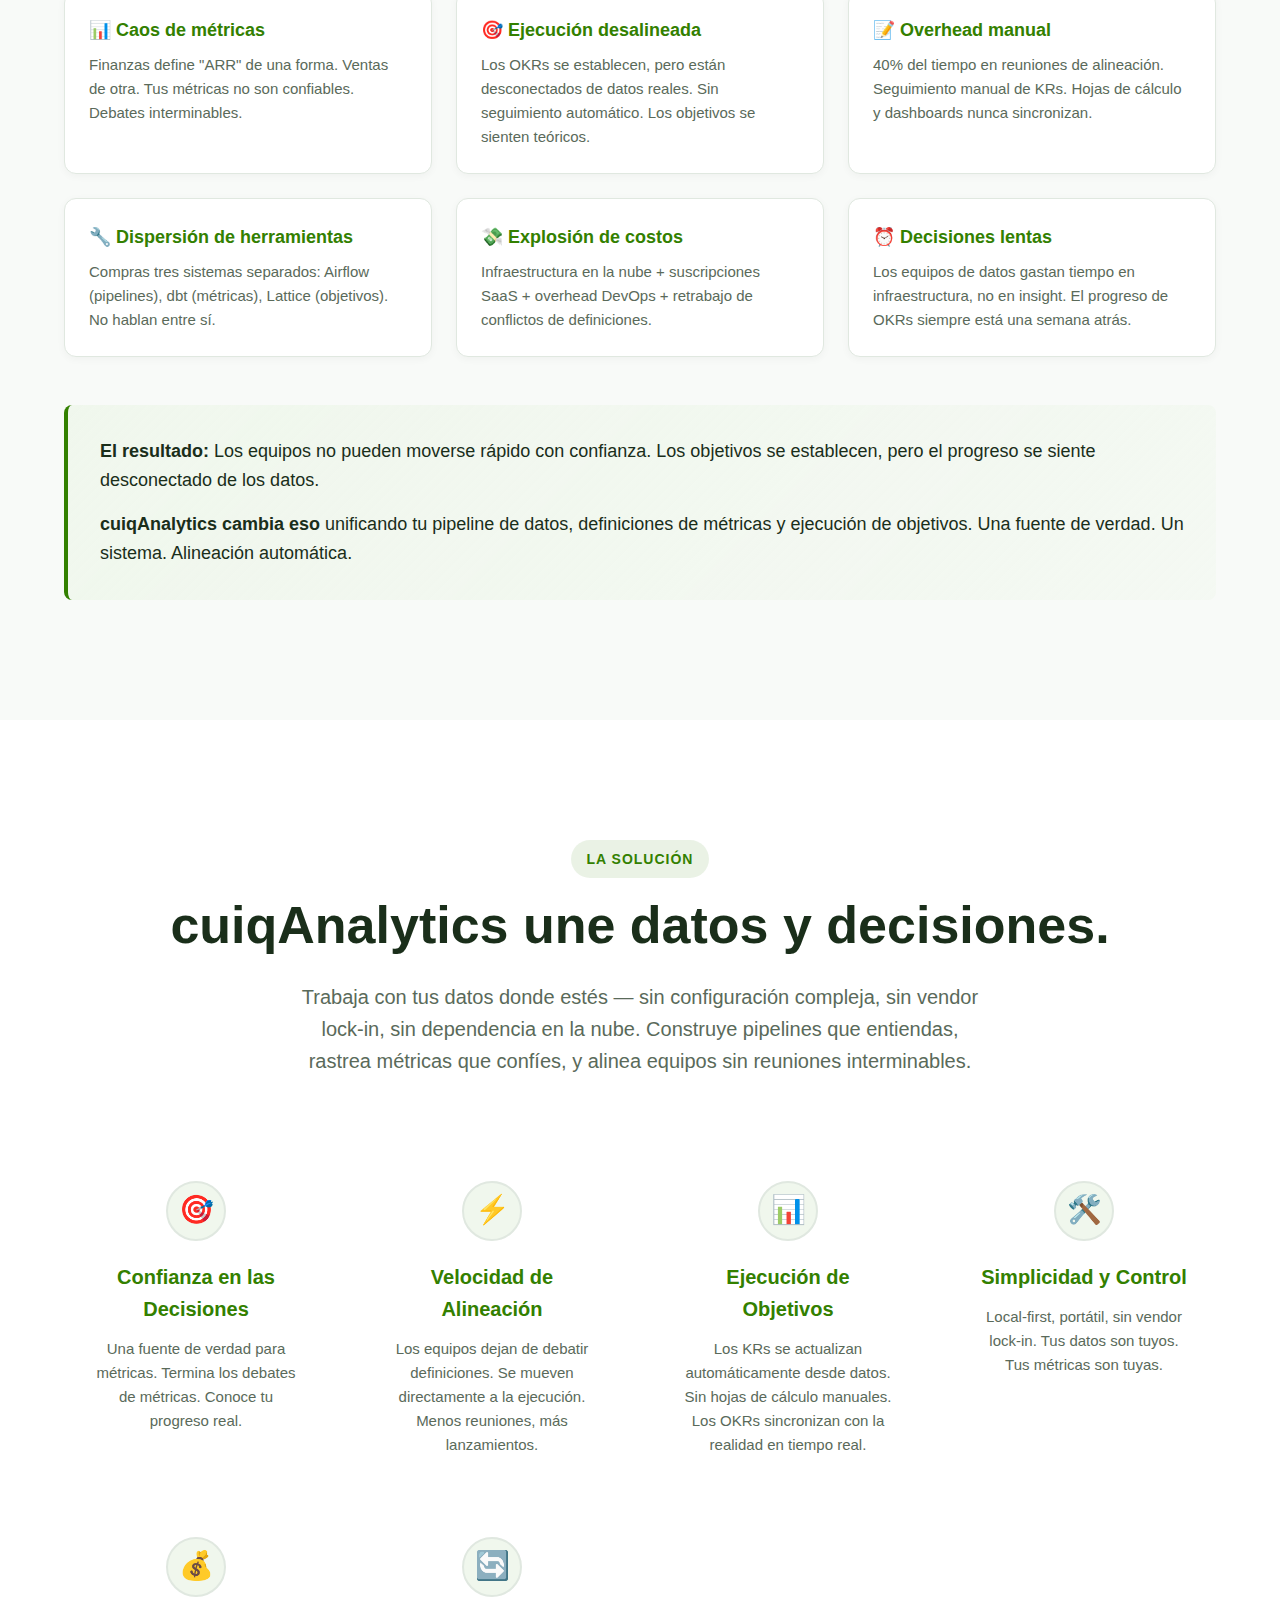
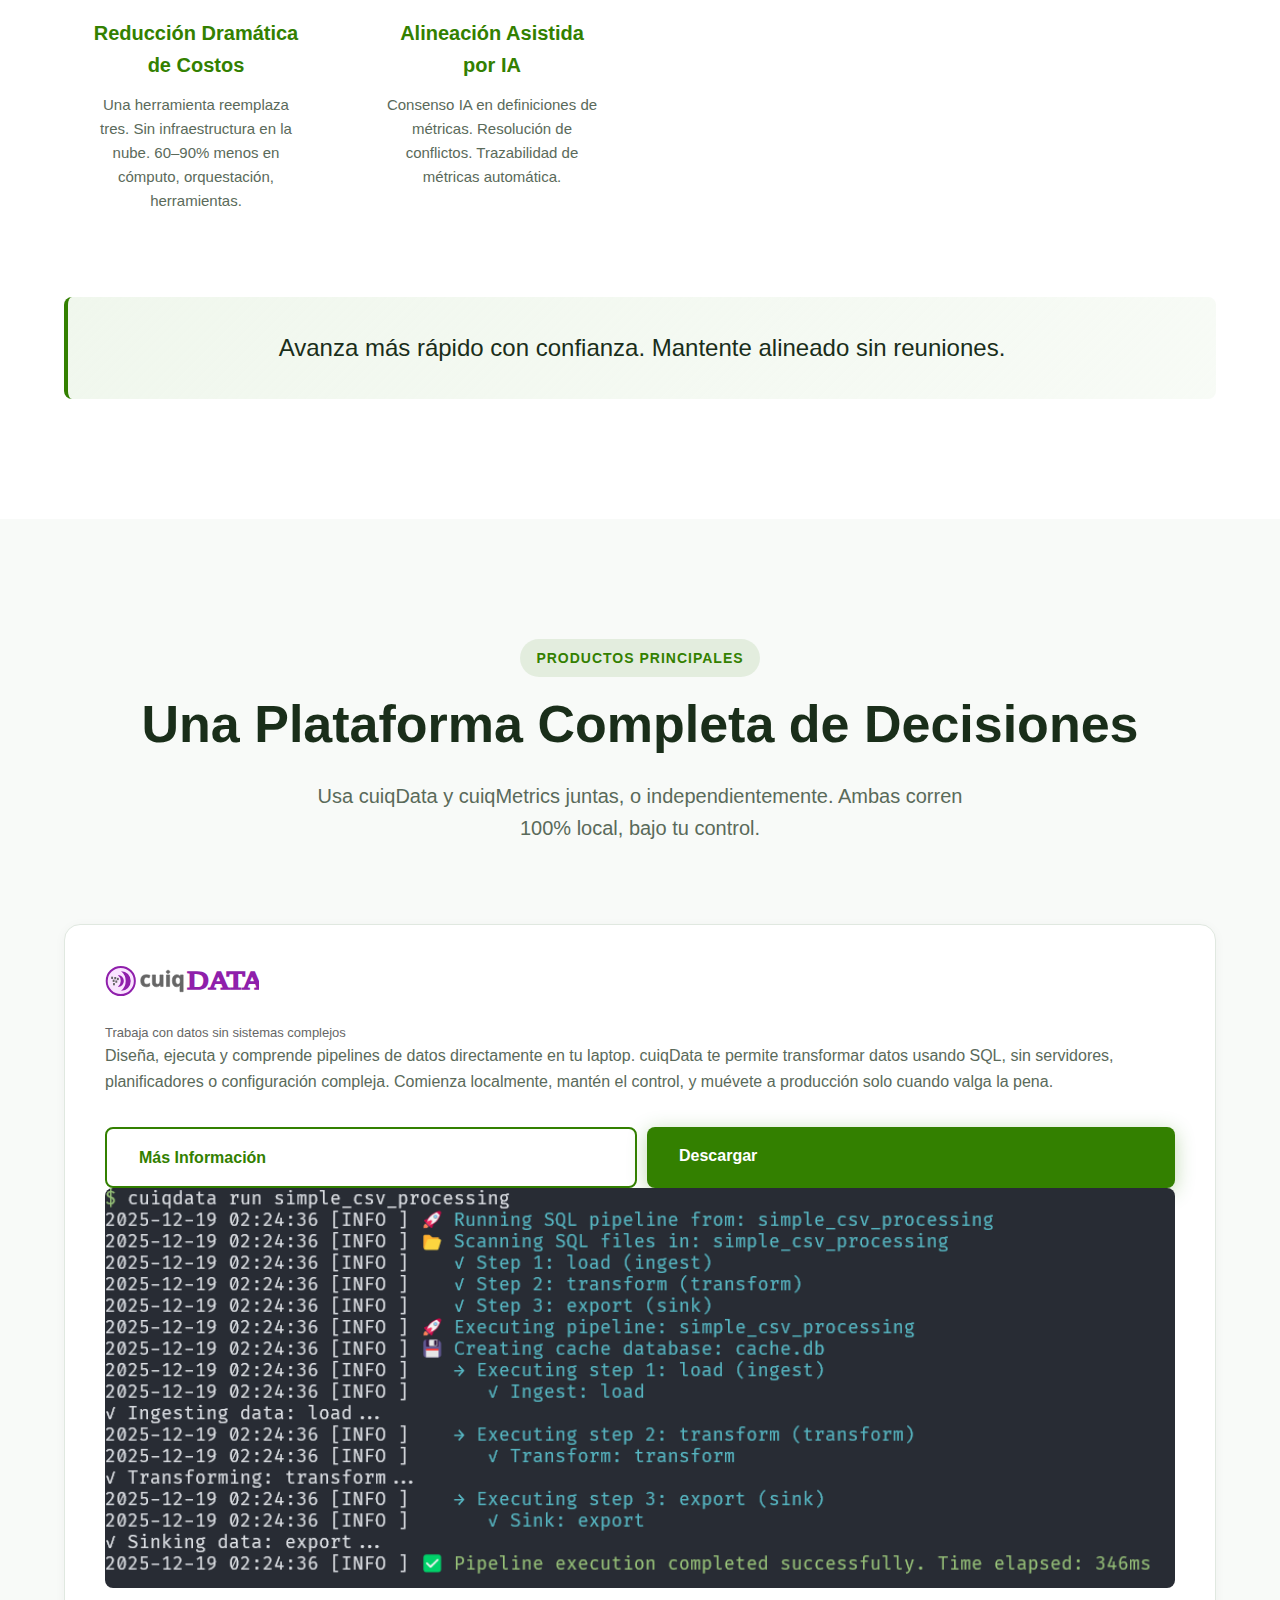
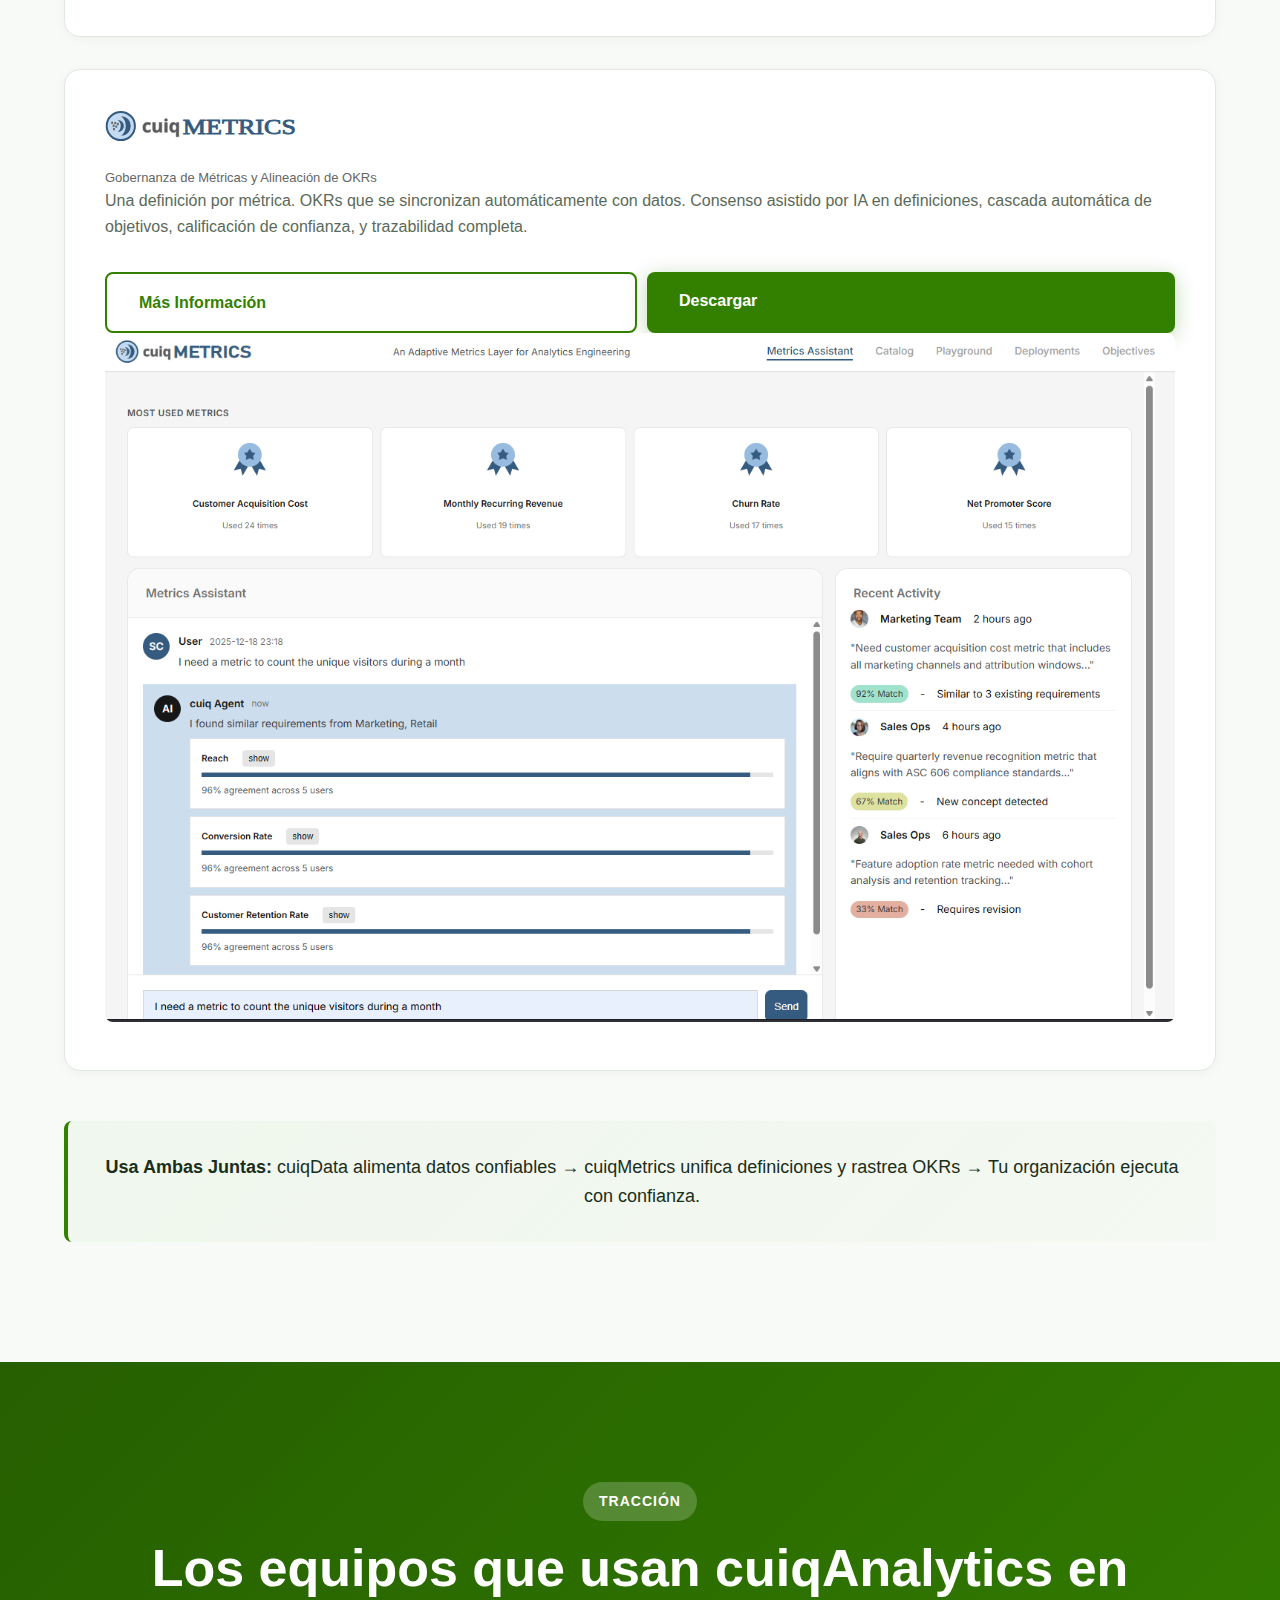
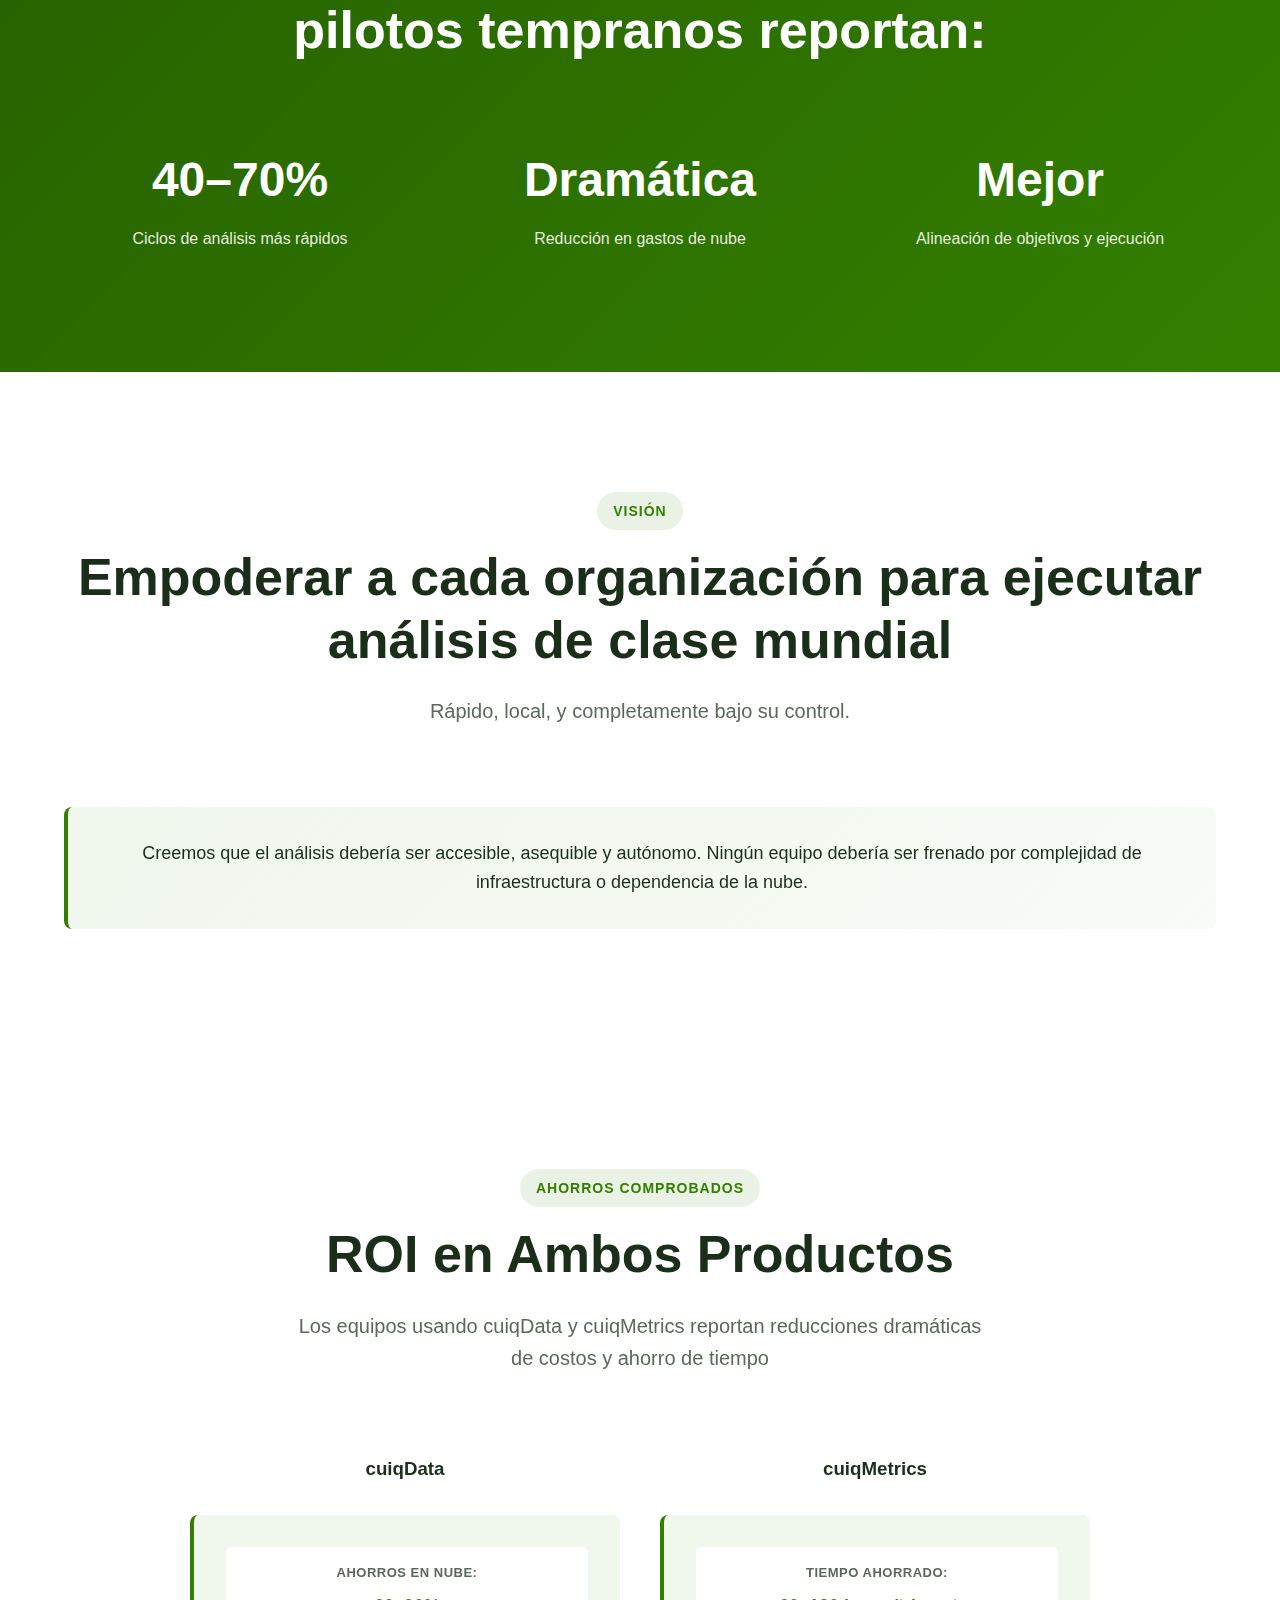
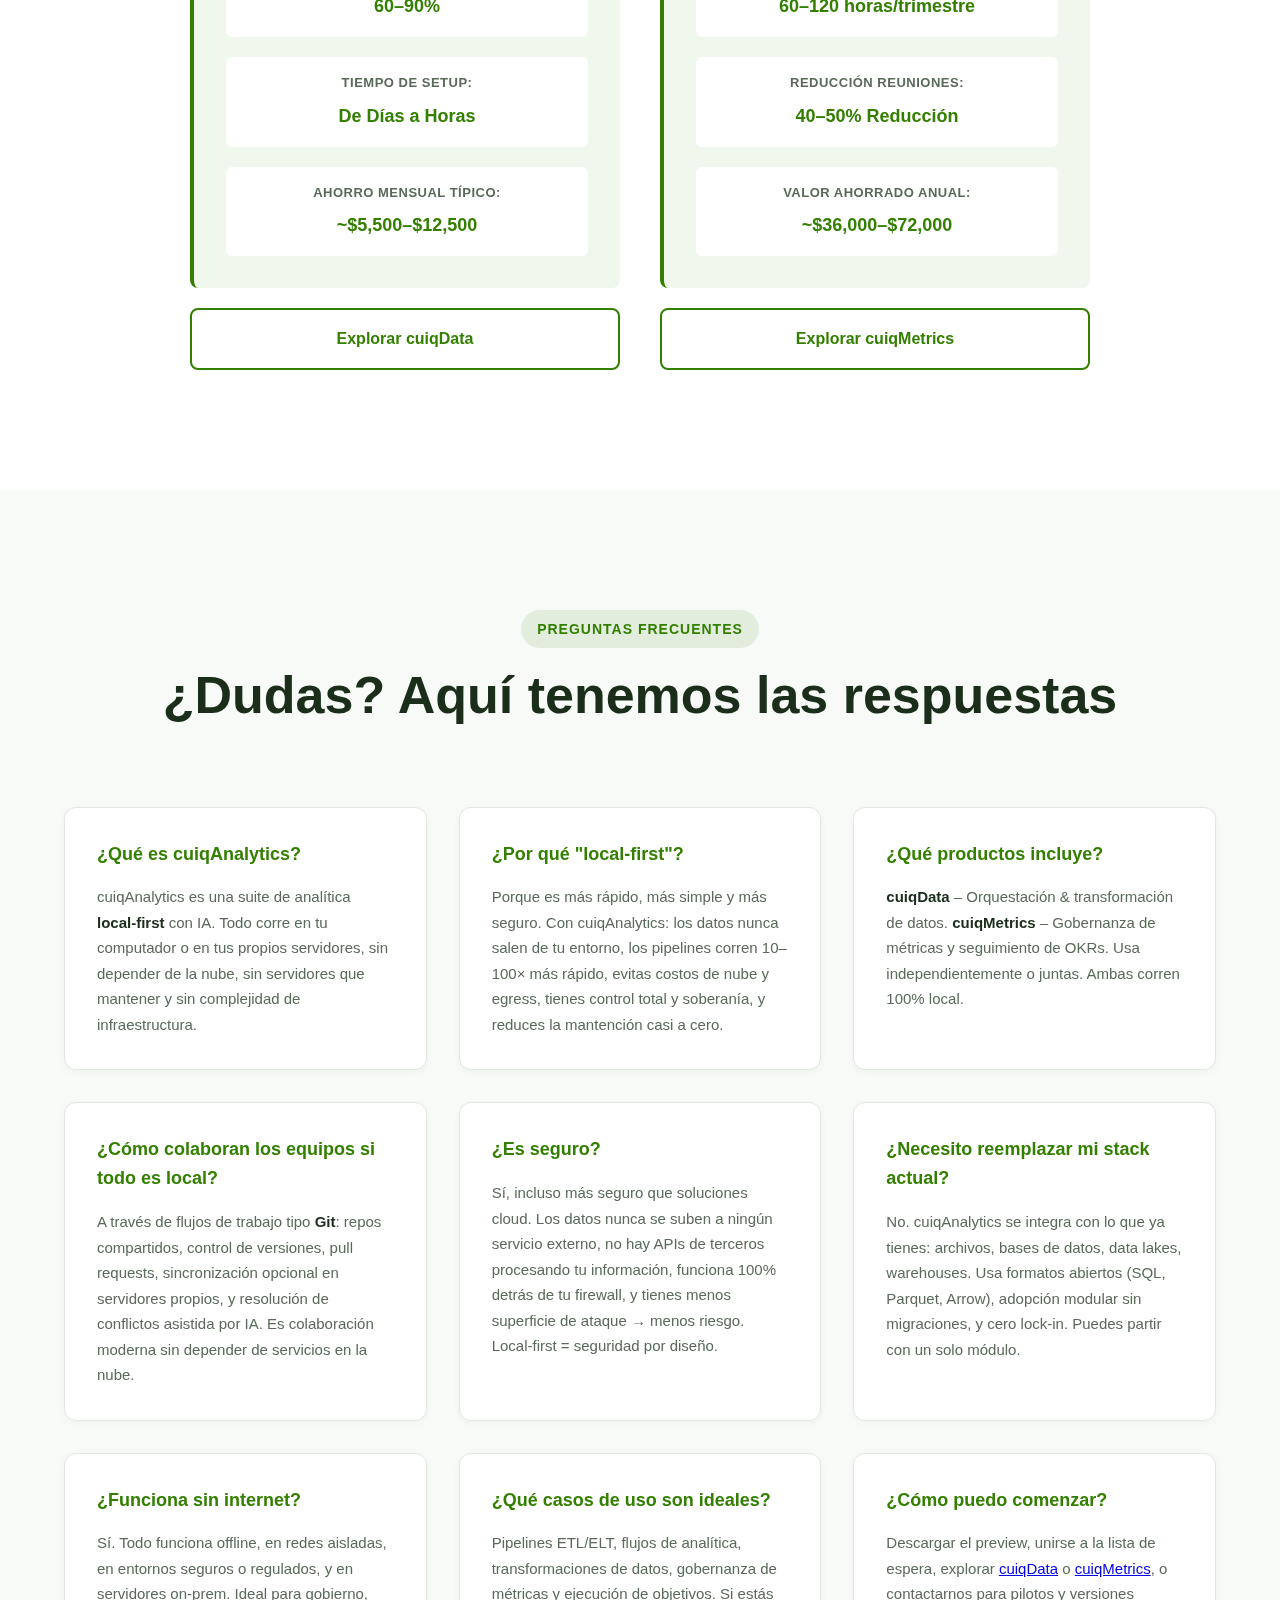
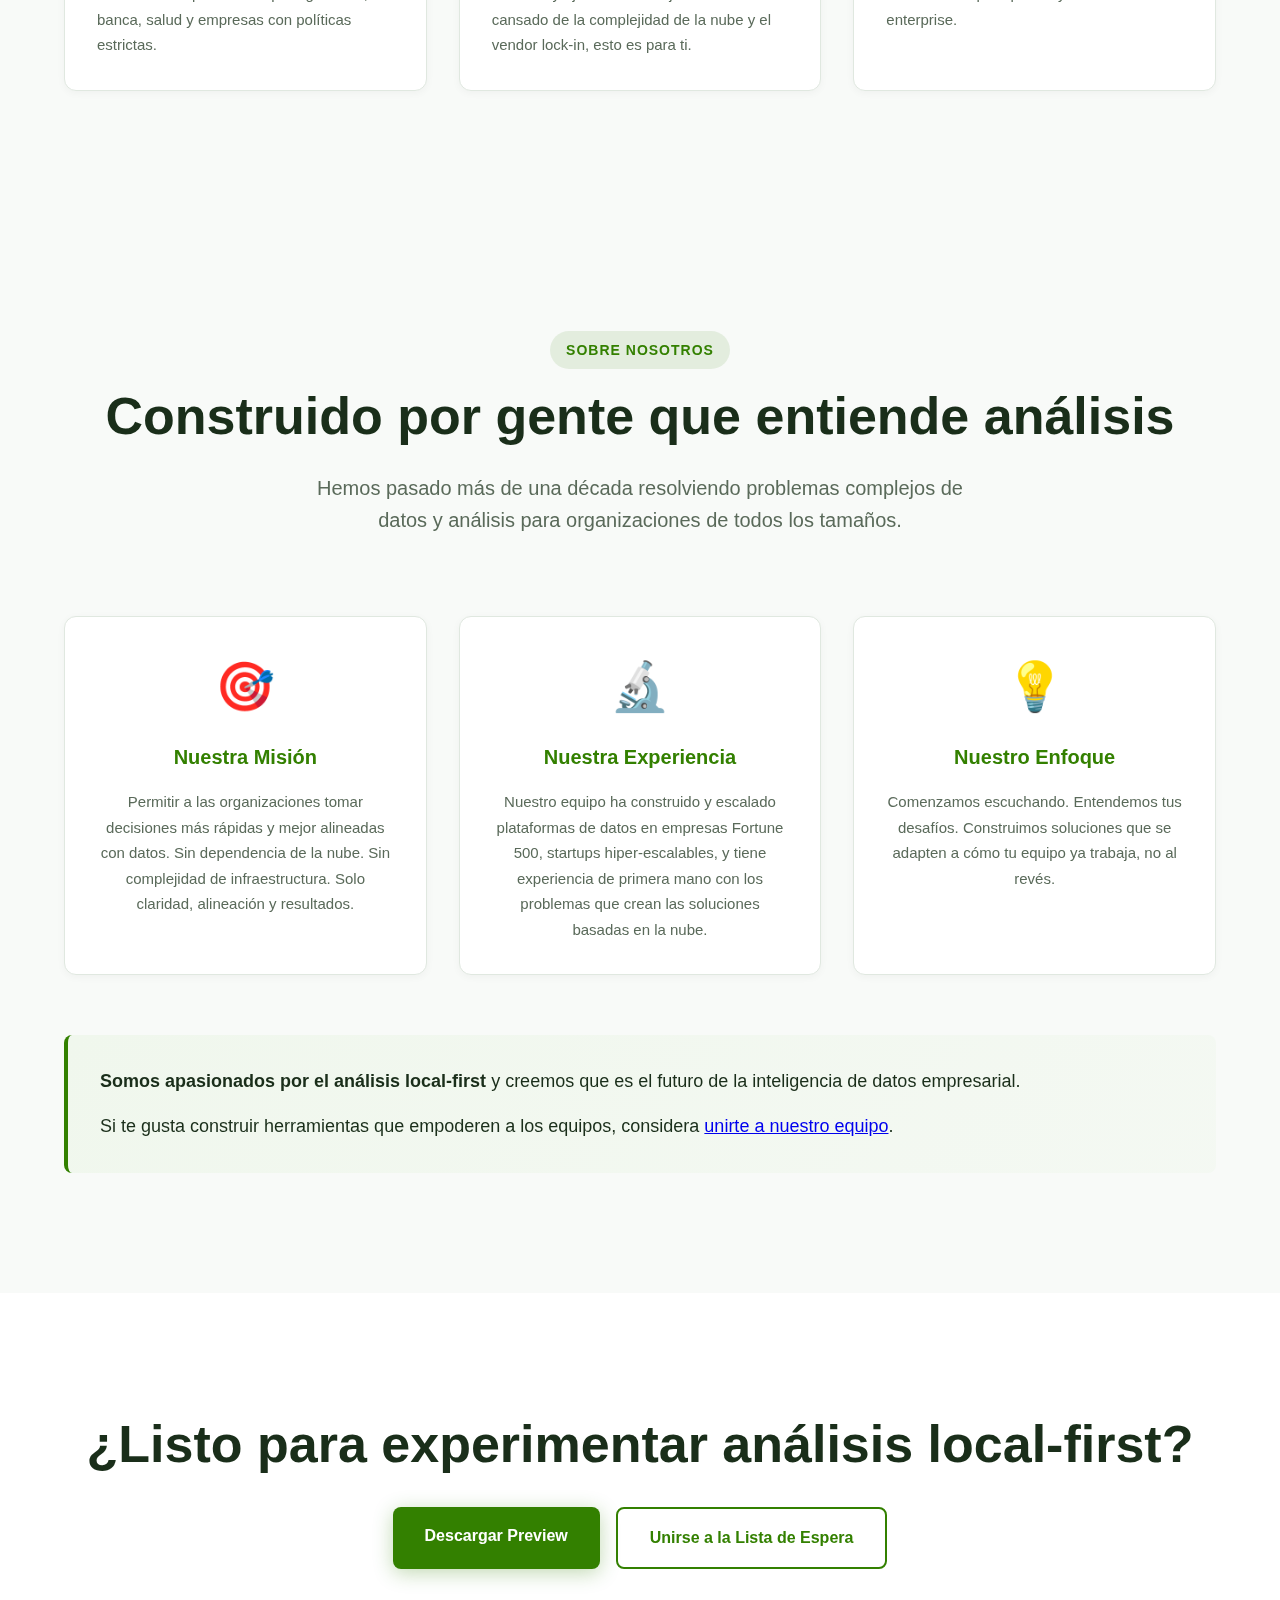
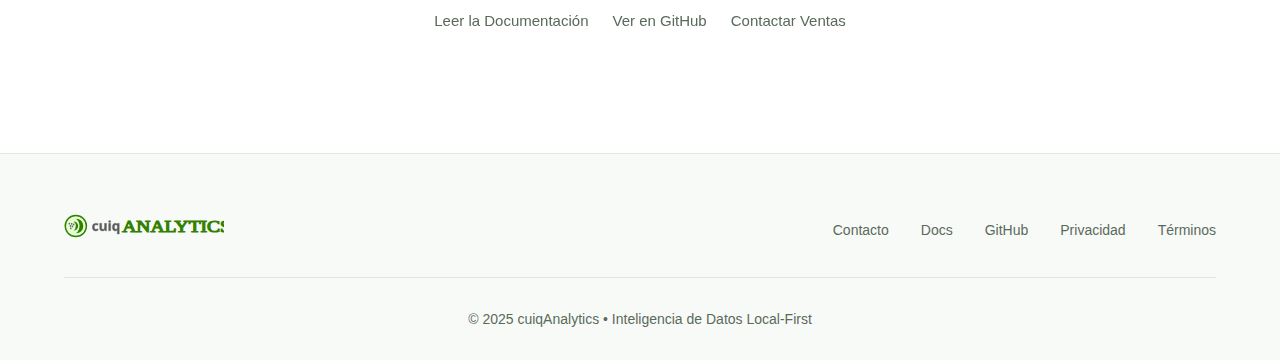
<file: index_es.html>
<!DOCTYPE html>
<html lang="es">

<head>
    <meta charset="UTF-8">
    <meta name="viewport" content="width=device-width, initial-scale=1.0">
    <title>cuiqAnalytics - De Datos a Decisiones. Rápido. Local. Alineado.</title>
    <link rel="stylesheet" href="/static/styles.css">
    <script src="/static/finisher-header.es5.min.js" type="text/javascript"></script>
</head>

<body>
    <!-- Navigation -->
    <nav>
        <div class="header">
            <img src="/static/cuiqANALYTICS.svg" height="32" alt="Logo cuiqAnalytics">
            <button class="hamburger" id="hamburger">
                <span></span>
                <span></span>
                <span></span>
            </button>
            <div class="nav-links" id="navLinks">
                <a href="#why">El Problema</a>
                <a href="#products">Productos</a>
                <a href="#vision">Visión</a>
                <a href="#calculator">Impacto</a>
                <a href="#faq">FAQ</a>
                <a href="#about">Sobre nosotros</a>
                <a href="/index.html" class="lang-link">EN</a>
            </div>
        </div>
    </nav>

    <!-- Hero Section -->
    <section id="hero" class="hero finisher-header">
        <div class="container">
            <div class="hero-content fade-in">
                <h1>De Datos a Decisiones<br>Simple y Directo</h1>
                <p>Construimos herramientas simples para convertir datos en decisiones.</p>
                <div class="cta-group">
                    <a href="#products" class="btn btn-primary">Explorar productos</a>
                </div>
            </div>
        </div>
    </section>

    <!-- Why Section -->
    <section class="why-section" id="why">
        <div class="container">
            <div class="section-header">
                <span class="section-tag">El Problema</span>
                <h2>Hoy, los equipos pasan más tiempo construyendo y manteniendo sistemas que usando datos para tomar decisiones. Los analistas pierden horas reconciliando métricas en diferentes herramientas, mientras que los equipos de ingeniería persiguen infraestructura en lugar de insights.</h2>
            </div>

            <div class="problem-grid">
                <div class="problem-card">
                    <h3>📊 Caos de métricas</h3>
                    <p>Finanzas define "ARR" de una forma. Ventas de otra. Tus métricas no son confiables. Debates interminables.</p>
                </div>
                <div class="problem-card">
                    <h3>🎯 Ejecución desalineada</h3>
                    <p>Los OKRs se establecen, pero están desconectados de datos reales. Sin seguimiento automático. Los objetivos se sienten teóricos.</p>
                </div>
                <div class="problem-card">
                    <h3>📝 Overhead manual</h3>
                    <p>40% del tiempo en reuniones de alineación. Seguimiento manual de KRs. Hojas de cálculo y dashboards nunca sincronizan.</p>
                </div>
                <div class="problem-card">
                    <h3>🔧 Dispersión de herramientas</h3>
                    <p>Compras tres sistemas separados: Airflow (pipelines), dbt (métricas), Lattice (objetivos). No hablan entre sí.</p>
                </div>
                <div class="problem-card">
                    <h3>💸 Explosión de costos</h3>
                    <p>Infraestructura en la nube + suscripciones SaaS + overhead DevOps + retrabajo de conflictos de definiciones.</p>
                </div>
                <div class="problem-card">
                    <h3>⏰ Decisiones lentas</h3>
                    <p>Los equipos de datos gastan tiempo en infraestructura, no en insight. El progreso de OKRs siempre está una semana atrás.</p>
                </div>
            </div>

            <div class="callout">
                <p><strong>El resultado:</strong> Los equipos no pueden moverse rápido con confianza. Los objetivos se establecen, pero el progreso se siente desconectado de los datos.</p>
                <p style="margin-top: 16px;"><strong>cuiqAnalytics cambia eso</strong> unificando tu pipeline de datos, definiciones de métricas y ejecución de objetivos. Una fuente de verdad. Un sistema. Alineación automática.</p>
            </div>
        </div>
    </section>

    <!-- Solution Section -->
    <section class="solution-section">
        <div class="container">
            <div class="section-header">
                <span class="section-tag">La Solución</span>
                <h2>cuiqAnalytics une datos y decisiones.</h2>
                <p class="section-subtitle">Trabaja con tus datos donde estés — sin configuración compleja, sin vendor lock-in, sin dependencia en la nube. Construye pipelines que entiendas, rastrea métricas que confíes, y alinea equipos sin reuniones interminables.</p>
            </div>

            <div class="benefits-grid">
                <div class="benefit-item">
                    <div class="benefit-icon">🎯</div>
                    <h3>Confianza en las Decisiones</h3>
                    <p>Una fuente de verdad para métricas. Termina los debates de métricas. Conoce tu progreso real.</p>
                </div>
                <div class="benefit-item">
                    <div class="benefit-icon">⚡</div>
                    <h3>Velocidad de Alineación</h3>
                    <p>Los equipos dejan de debatir definiciones. Se mueven directamente a la ejecución. Menos reuniones, más lanzamientos.</p>
                </div>
                <div class="benefit-item">
                    <div class="benefit-icon">📊</div>
                    <h3>Ejecución de Objetivos</h3>
                    <p>Los KRs se actualizan automáticamente desde datos. Sin hojas de cálculo manuales. Los OKRs sincronizan con la realidad en tiempo real.</p>
                </div>
                <div class="benefit-item">
                    <div class="benefit-icon">🛠️</div>
                    <h3>Simplicidad y Control</h3>
                    <p>Local-first, portátil, sin vendor lock-in. Tus datos son tuyos. Tus métricas son tuyas.</p>
                </div>
                <div class="benefit-item">
                    <div class="benefit-icon">💰</div>
                    <h3>Reducción Dramática de Costos</h3>
                    <p>Una herramienta reemplaza tres. Sin infraestructura en la nube. 60–90% menos en cómputo, orquestación, herramientas.</p>
                </div>
                <div class="benefit-item">
                    <div class="benefit-icon">🔄</div>
                    <h3>Alineación Asistida por IA</h3>
                    <p>Consenso IA en definiciones de métricas. Resolución de conflictos. Trazabilidad de métricas automática.</p>
                </div>
            </div>

            <div class="callout" style="text-align: center; margin-top: 60px;">
                <p style="font-size: 24px;">Avanza más rápido con confianza. Mantente alineado sin reuniones.</p>
            </div>
        </div>
    </section>

    <!-- Products Section -->
    <section class="products-section" id="products">
        <div class="container">
            <div class="section-header">
                <span class="section-tag">Productos Principales</span>
                <h2>Una Plataforma Completa de Decisiones</h2>
                <p class="section-subtitle">Usa cuiqData y cuiqMetrics juntas, o independientemente. Ambas corren 100% local, bajo tu control.</p>
            </div>

            <div class="product-grid">

                <!-- cuiqData -->
                <div class="product-card">
                    <div class="product-content">
                        <div class="product-header">
                            <h3>
                                <img src="/static/cuiqDATA.svg" height="32" alt="Logo cuiqDATA">
                            </h3>
                            <span style="font-size: 13px; color: #666; font-weight: normal; display: block; margin-top: 4px;">Trabaja con datos sin sistemas complejos</span>
                            <p class="product-description">Diseña, ejecuta y comprende pipelines de datos directamente en tu laptop. cuiqData te permite transformar datos usando SQL, sin servidores, planificadores o configuración compleja. Comienza localmente, mantén el control, y muévete a producción solo cuando valga la pena.</p>
                        </div>
                        <div class="cta-group" style="margin-top: 20px; gap: 10px;">
                            <a href="/cuiqdata.html" class="btn btn-secondary" style="flex: 1;">Más Información</a>
                            <a href="https://github.com/cuiqanalytics/cuiqdata/releases/latest" class="btn btn-primary cuiqdata-download" style="flex: 1;">Descargar</a>
                        </div>
                    </div>
                    <div class="product-showcase">
                        <img src="/cuiqdata.png" alt="Demo cuiqData" style="width: 100%; height: 100%; object-fit: cover; border-radius: 8px;">
                    </div>
                </div>

                <!-- cuiqMetrics -->
                <div class="product-card">
                    <div class="product-content">
                        <div class="product-header">
                            <h3>
                                <img src="/static/cuiqMETRICS.svg" height="32" alt="Logo cuiqMETRICS">
                            </h3>
                            <span style="font-size: 13px; color: #666; font-weight: normal; display: block; margin-top: 4px;">Gobernanza de Métricas y Alineación de OKRs</span>
                            <p class="product-description">Una definición por métrica. OKRs que se sincronizan automáticamente con datos. Consenso asistido por IA en definiciones, cascada automática de objetivos, calificación de confianza, y trazabilidad completa.</p>
                        </div>
                        <div class="cta-group" style="margin-top: 20px; gap: 10px;">
                            <a href="/cuiqmetrics.html" class="btn btn-secondary" style="flex: 1;">Más Información</a>
                            <a href="https://github.com/cuiqanalytics/cuiqmetrics/releases/latest" class="btn btn-primary cuiqmetrics-download" style="flex: 1;">Descargar</a>
                        </div>
                    </div>
                    <div class="product-showcase">
                        <img src="/cuiqmetrics.png" alt="Demo cuiqMetrics" style="width: 100%; height: 100%; object-fit: cover; border-radius: 8px;">
                    </div>
                </div>
            </div>

            <div class="callout" style="text-align: center; margin-top: 50px;">
                <p><strong>Usa Ambas Juntas:</strong> cuiqData alimenta datos confiables → cuiqMetrics unifica definiciones y rastrea OKRs → Tu organización ejecuta con confianza.</p>
            </div>
        </div>
    </section>

    <!-- Stats Section -->
    <section class="stats-section">
        <div class="container">
            <div class="section-header">
                <span class="section-tag" style="background: rgba(255,255,255,0.2); color: white;">Tracción</span>
                <h2 style="color: white;">Los equipos que usan cuiqAnalytics en pilotos tempranos reportan:</h2>
            </div>
            <div class="stats-grid">
                <div class="stat-item">
                    <h3>40–70%</h3>
                    <p>Ciclos de análisis más rápidos</p>
                </div>
                <div class="stat-item">
                    <h3>Dramática</h3>
                    <p>Reducción en gastos de nube</p>
                </div>
                <div class="stat-item">
                    <h3>Mejor</h3>
                    <p>Alineación de objetivos y ejecución</p>
                </div>
            </div>
        </div>
    </section>

    <!-- Vision Section -->
    <section id="vision">
        <div class="container">
            <div class="section-header">
                <span class="section-tag">Visión</span>
                <h2>Empoderar a cada organización para ejecutar análisis de clase mundial</h2>
                <p class="section-subtitle">Rápido, local, y completamente bajo su control.</p>
            </div>

            <div class="callout" style="text-align: center;">
                <p>Creemos que el análisis debería ser accesible, asequible y autónomo. Ningún equipo debería ser frenado por complejidad de infraestructura o dependencia de la nube.</p>
            </div>
        </div>
    </section>

    <!-- Savings Preview Section -->
    <section class="calculator-section" id="calculator">
        <div class="container">
            <div class="section-header">
                <span class="section-tag">Ahorros Comprobados</span>
                <h2>ROI en Ambos Productos</h2>
                <p class="section-subtitle">Los equipos usando cuiqData y cuiqMetrics reportan reducciones dramáticas de costos y ahorro de tiempo</p>
            </div>

            <div style="display: grid; grid-template-columns: 1fr 1fr; gap: 40px; margin-top: 50px; max-width: 900px; margin-left: auto; margin-right: auto;">
                <div>
                    <h3 style="text-align: center; margin-bottom: 20px;">cuiqData</h3>
                    <div class="example-scenario">
                        <div class="example-grid">
                            <div class="example-item">
                                <span class="example-label">Ahorros en Nube:</span>
                                <span class="example-value">60–90%</span>
                            </div>
                            <div class="example-item">
                                <span class="example-label">Tiempo de Setup:</span>
                                <span class="example-value">De Días a Horas</span>
                            </div>
                            <div class="example-item">
                                <span class="example-label">Ahorro Mensual Típico:</span>
                                <span class="example-value">~$5,500–$12,500</span>
                            </div>
                        </div>
                    </div>
                    <a href="/cuiqdata/" class="btn btn-secondary" style="display: block; text-align: center; margin-top: 20px;">Explorar cuiqData</a>
                </div>

                <div>
                    <h3 style="text-align: center; margin-bottom: 20px;">cuiqMetrics</h3>
                    <div class="example-scenario">
                        <div class="example-grid">
                            <div class="example-item">
                                <span class="example-label">Tiempo Ahorrado:</span>
                                <span class="example-value">60–120 horas/trimestre</span>
                            </div>
                            <div class="example-item">
                                <span class="example-label">Reducción Reuniones:</span>
                                <span class="example-value">40–50% Reducción</span>
                            </div>
                            <div class="example-item">
                                <span class="example-label">Valor Ahorrado Anual:</span>
                                <span class="example-value">~$36,000–$72,000</span>
                            </div>
                        </div>
                    </div>
                    <a href="/cuiqmetrics/" class="btn btn-secondary" style="display: block; text-align: center; margin-top: 20px;">Explorar cuiqMetrics</a>
                </div>
            </div>
        </div>
    </section>

    <!-- FAQ Section -->
    <section id="faq" class="faq-section">
        <div class="container">
            <div class="section-header">
                <span class="section-tag">Preguntas Frecuentes</span>
                <h2>¿Dudas? Aquí tenemos las respuestas</h2>
            </div>

            <div class="faq-container">
                <div class="faq-item">
                    <h3>¿Qué es cuiqAnalytics?</h3>
                    <p>cuiqAnalytics es una suite de analítica <strong>local-first</strong> con IA. Todo corre en tu computador o en tus propios servidores, sin depender de la nube, sin servidores que mantener y sin complejidad de infraestructura.</p>
                </div>

                <div class="faq-item">
                    <h3>¿Por qué "local-first"?</h3>
                    <p>Porque es más rápido, más simple y más seguro. Con cuiqAnalytics: los datos nunca salen de tu entorno, los pipelines corren 10–100× más rápido, evitas costos de nube y egress, tienes control total y soberanía, y reduces la mantención casi a cero.</p>
                </div>

                <div class="faq-item">
                    <h3>¿Qué productos incluye?</h3>
                    <p><strong>cuiqData</strong> – Orquestación & transformación de datos. <strong>cuiqMetrics</strong> – Gobernanza de métricas y seguimiento de OKRs. Usa independientemente o juntas. Ambas corren 100% local.</p>
                </div>

                <div class="faq-item">
                    <h3>¿Cómo colaboran los equipos si todo es local?</h3>
                    <p>A través de flujos de trabajo tipo <strong>Git</strong>: repos compartidos, control de versiones, pull requests, sincronización opcional en servidores propios, y resolución de conflictos asistida por IA. Es colaboración moderna sin depender de servicios en la nube.</p>
                </div>

                <div class="faq-item">
                    <h3>¿Es seguro?</h3>
                    <p>Sí, incluso más seguro que soluciones cloud. Los datos nunca se suben a ningún servicio externo, no hay APIs de terceros procesando tu información, funciona 100% detrás de tu firewall, y tienes menos superficie de ataque → menos riesgo. Local-first = seguridad por diseño.</p>
                </div>

                <div class="faq-item">
                    <h3>¿Necesito reemplazar mi stack actual?</h3>
                    <p>No. cuiqAnalytics se integra con lo que ya tienes: archivos, bases de datos, data lakes, warehouses. Usa formatos abiertos (SQL, Parquet, Arrow), adopción modular sin migraciones, y cero lock-in. Puedes partir con un solo módulo.</p>
                </div>

                <div class="faq-item">
                    <h3>¿Funciona sin internet?</h3>
                    <p>Sí. Todo funciona offline, en redes aisladas, en entornos seguros o regulados, y en servidores on-prem. Ideal para gobierno, banca, salud y empresas con políticas estrictas.</p>
                </div>

                <div class="faq-item">
                    <h3>¿Qué casos de uso son ideales?</h3>
                    <p>Pipelines ETL/ELT, flujos de analítica, transformaciones de datos, gobernanza de métricas y ejecución de objetivos. Si estás cansado de la complejidad de la nube y el vendor lock-in, esto es para ti.</p>
                </div>

                <div class="faq-item">
                    <h3>¿Cómo puedo comenzar?</h3>
                    <p>Descargar el preview, unirse a la lista de espera, explorar <a href="/cuiqdata/">cuiqData</a> o <a href="/cuiqmetrics/">cuiqMetrics</a>, o contactarnos para pilotos y versiones enterprise.</p>
                </div>
            </div>
        </div>
    </section>

    <!-- About Section -->
    <section id="about" class="about-section">
        <div class="container">
            <div class="section-header">
                <span class="section-tag">Sobre Nosotros</span>
                <h2>Construido por gente que entiende análisis</h2>
                <p class="section-subtitle">Hemos pasado más de una década resolviendo problemas complejos de datos y análisis para organizaciones de todos los tamaños.</p>
            </div>

            <div class="about-grid">
                <div class="about-card">
                    <div class="about-icon">🎯</div>
                    <h3>Nuestra Misión</h3>
                    <p>Permitir a las organizaciones tomar decisiones más rápidas y mejor alineadas con datos. Sin dependencia de la nube. Sin complejidad de infraestructura. Solo claridad, alineación y resultados.</p>
                </div>
                <div class="about-card">
                    <div class="about-icon">🔬</div>
                    <h3>Nuestra Experiencia</h3>
                    <p>Nuestro equipo ha construido y escalado plataformas de datos en empresas Fortune 500, startups hiper-escalables, y tiene experiencia de primera mano con los problemas que crean las soluciones basadas en la nube.</p>
                </div>
                <div class="about-card">
                    <div class="about-icon">💡</div>
                    <h3>Nuestro Enfoque</h3>
                    <p>Comenzamos escuchando. Entendemos tus desafíos. Construimos soluciones que se adapten a cómo tu equipo ya trabaja, no al revés.</p>
                </div>
            </div>

            <div class="callout" style="margin-top: 60px;">
                <p><strong>Somos apasionados por el análisis local-first</strong> y creemos que es el futuro de la inteligencia de datos empresarial.</p>
                <p style="margin-top: 16px;">Si te gusta construir herramientas que empoderen a los equipos, considera <a href="#">unirte a nuestro equipo</a>.</p>
            </div>
        </div>
    </section>

     <!-- CTA Section -->
      <section class="cta-section" id="download">
         <div class="container">
             <h2>¿Listo para experimentar análisis local-first?</h2>
             <div class="cta-group">
                 <a href="#" class="btn btn-primary">Descargar Preview</a>
                 <a href="#" class="btn btn-secondary" id="waitlist">Unirse a la Lista de Espera</a>
             </div>
             <div class="links">
                 <a href="#">Leer la Documentación</a>
                 <a href="#">Ver en GitHub</a>
                 <a href="#">Contactar Ventas</a>
             </div>
         </div>
     </section>

     <!-- Footer -->
     <footer>
         <div class="container">
             <div class="footer-content">
                 <div class="footer-logo">
                     <img src="static/cuiqANALYTICS.svg" height="24" alt="Logo cuiqAnalytics">
                 </div>
                 <div class="footer-links">
                     <a href="#">Contacto</a>
                     <a href="#">Docs</a>
                     <a href="#">GitHub</a>
                     <a href="#">Privacidad</a>
                     <a href="#">Términos</a>
                 </div>
             </div>
             <div class="copyright">
                 © 2025 cuiqAnalytics • Inteligencia de Datos Local-First
             </div>
         </div>
     </footer>

    <script>
        // Mobile menu toggle
        const hamburger = document.getElementById('hamburger');
        const navLinks = document.getElementById('navLinks');
        
        hamburger.addEventListener('click', () => {
            hamburger.classList.toggle('active');
            navLinks.classList.toggle('active');
        });
        
        // Close menu when a link is clicked
        navLinks.querySelectorAll('a').forEach(link => {
            link.addEventListener('click', () => {
                hamburger.classList.remove('active');
                navLinks.classList.remove('active');
            });
        });

        // Smooth scrolling
        document.querySelectorAll('a[href^="#"]').forEach(anchor => {
            anchor.addEventListener('click', function (e) {
                e.preventDefault();
                const target = document.querySelector(this.getAttribute('href'));
                if (target) {
                    target.scrollIntoView({
                        behavior: 'smooth',
                        block: 'start'
                    });
                }
            });
        });

        // Intersection Observer for fade-in animations
        const observerOptions = {
            threshold: 0.1,
            rootMargin: '0px 0px -100px 0px'
        };

        const observer = new IntersectionObserver((entries) => {
            entries.forEach(entry => {
                if (entry.isIntersecting) {
                    entry.target.style.animation = 'fadeInUp 0.8s ease-out forwards';
                }
            });
        }, observerOptions);

        // Observe all cards and sections
        document.querySelectorAll('.product-card, .problem-card, .benefit-item').forEach(el => {
            observer.observe(el);
        });

        // Navbar background on scroll
        const nav = document.querySelector('nav');
        window.addEventListener('scroll', () => {
            if (window.scrollY > 50) {
                nav.style.background = 'rgba(255, 255, 255, 0.98)';
                nav.style.boxShadow = '0 4px 20px rgba(0, 0, 0, 0.08)';
            } else {
                nav.style.background = 'rgba(255, 255, 255, 0.95)';
                nav.style.boxShadow = '0 2px 12px rgba(0, 0, 0, 0.05)';
            }
        });
    </script>
<script type="text/javascript">
new FinisherHeader({
  "count": 90,
  "size": {
    "min": 1,
    "max": 20,
    "pulse": 0
  },
  "speed": {
    "x": {
      "min": 0,
      "max": 0.4
    },
    "y": {
      "min": 0,
      "max": 0.1
    }
  },
  "colors": {
    "background": "#338000",
    "particles": [
      "#ffffff",
      "#87ddfe",
      "#acaaff",
      "#1bffc2",
      "#f88aff"
    ]
  },
  "blending": "screen",
  "opacity": {
    "center": 0,
    "edge": 0.4
  },
  "skew": 0,
  "shapes": [
    "s"
  ]
});
</script>    
</body>

</html>
</file>
<file: static/styles.css>
* {
    margin: 0;
    padding: 0;
    box-sizing: border-box;
}

:root {
    --primary: #338000;
    --primary-dark: #265f00;
    --primary-light: #4aa800;
    --bg-light: #ffffff;
    --bg-medium: #f8faf8;
    --bg-accent: #f0f7ed;
    --text-dark: #1a2e1a;
    --text-gray: #5a6a5a;
    --accent: #7fff00;
    --border: #e0e8e0;
}

body {
    font-family: -apple-system, BlinkMacSystemFont, 'Segoe UI', Roboto, Oxygen, Ubuntu, Cantarell, sans-serif;
    background: var(--bg-light);
    color: var(--text-dark);
    line-height: 1.6;
    overflow-x: hidden;
}

.header {
    display: flex;
    align-items: center;
    justify-content: space-between;
    padding: 1rem;
}

.container {
    max-width: 1200px;
    margin: 0 auto;
    padding: 0 24px;
}

/* Navigation */
nav {
    position: fixed;
    top: 0;
    width: 100%;
    background: rgba(255, 255, 255, 0.95);
    backdrop-filter: blur(12px);
    z-index: 1000;
    border-bottom: 1px solid var(--border);
    box-shadow: 0 2px 12px rgba(0, 0, 0, 0.05);
}

nav .container {
    display: flex;
    justify-content: space-between;
    align-items: center;
    padding: 20px 24px;
}

.nav-links {
    display: flex;
    gap: 32px;
    align-items: center;
}

.nav-links a {
    color: var(--text-gray);
    text-decoration: none;
    font-size: 14px;
    font-weight: 500;
    transition: color 0.3s;
}

.nav-links a:hover {
    color: var(--primary);
}

/* Hero Section */
.hero {
    min-height: 100vh;
    display: flex;
    align-items: center;
    position: relative;
    padding-top: 80px;
    overflow: hidden;
    background-image: radial-gradient(125% 125% at 50% 90%, #ffffff 40%, #338000 100%);
    background-size: "100% 100%",
}

.hero::before {
    content: '';
    position: absolute;
    top: 0;
    left: 50%;
    transform: translateX(-50%);
    width: 800px;
    height: 800px;
    background: radial-gradient(circle, rgba(51, 128, 0, 0.08) 0%, transparent 70%);
    pointer-events: none;
}

.hero-content {
    position: relative;
    z-index: 1;
}

.hero h1 {
    font-size: clamp(42px, 7vw, 72px);
    font-weight: 800;
    line-height: 1.1;
    margin-bottom: 24px;
    background: linear-gradient(135deg, var(--text-dark) 0%, var(--primary) 100%);
    -webkit-background-clip: text;
    -webkit-text-fill-color: transparent;
    background-clip: text;
}

.hero p {
    font-size: clamp(18px, 2.5vw, 24px);
    color: var(--text-gray);
    margin-bottom: 40px;
    max-width: 800px;
    line-height: 1.5;
}

.cta-group {
    display: flex;
    gap: 16px;
    flex-wrap: wrap;
}

.btn {
    padding: 16px 32px;
    font-size: 16px;
    font-weight: 600;
    border: none;
    border-radius: 8px;
    cursor: pointer;
    transition: all 0.3s;
    text-decoration: none;
    display: inline-block;
}

.btn-primary {
    background: var(--primary);
    color: white;
    box-shadow: 0 4px 20px rgba(51, 128, 0, 0.3);
}

.btn-primary:hover {
    background: var(--primary-light);
    transform: translateY(-2px);
    box-shadow: 0 6px 30px rgba(51, 128, 0, 0.4);
}

.btn-secondary {
    background: transparent;
    color: var(--primary);
    border: 2px solid var(--primary);
}

.btn-secondary:hover {
    background: rgba(51, 128, 0, 0.1);
}

/* Section Styles */
section {
    padding: 120px 0;
    position: relative;
}

.section-header {
    text-align: center;
    margin-bottom: 80px;
}

.section-tag {
    display: inline-block;
    padding: 8px 16px;
    background: rgba(51, 128, 0, 0.1);
    color: var(--primary);
    border-radius: 20px;
    font-size: 14px;
    font-weight: 600;
    margin-bottom: 16px;
    text-transform: uppercase;
    letter-spacing: 1px;
}

h2 {
    font-size: clamp(32px, 5vw, 52px);
    font-weight: 800;
    margin-bottom: 24px;
    line-height: 1.2;
}

.section-subtitle {
    font-size: 20px;
    color: var(--text-gray);
    max-width: 700px;
    margin: 0 auto;
}

/* Why Section */
.why-section {
    background: var(--bg-medium);
}

.problem-grid {
    display: grid;
    grid-template-columns: repeat(auto-fit, minmax(280px, 1fr));
    gap: 24px;
    margin-bottom: 48px;
}

.problem-card {
    background: white;
    border: 1px solid var(--border);
    padding: 24px;
    border-radius: 12px;
    transition: all 0.3s;
    box-shadow: 0 2px 8px rgba(0, 0, 0, 0.04);
}

.problem-card:hover {
    background: var(--bg-accent);
    border-color: var(--primary);
    transform: translateY(-4px);
    box-shadow: 0 8px 24px rgba(51, 128, 0, 0.15);
}

.problem-card h3 {
    color: var(--primary);
    font-size: 18px;
    margin-bottom: 8px;
}

.problem-card p {
    color: var(--text-gray);
    font-size: 15px;
}

.callout {
    background: linear-gradient(135deg, var(--bg-accent) 0%, rgba(240, 247, 237, 0.5) 100%);
    border-left: 4px solid var(--primary);
    padding: 32px;
    border-radius: 8px;
    margin-top: 48px;
}

.callout p {
    font-size: 18px;
    color: var(--text-dark);
    font-weight: 500;
}

/* Solution Section */
.solution-section {
    background: white;
}

.benefits-grid {
    display: grid;
    grid-template-columns: repeat(auto-fit, minmax(250px, 1fr));
    gap: 32px;
    margin-top: 60px;
}

.benefit-item {
    text-align: center;
    padding: 24px;
}

.benefit-icon {
    width: 60px;
    height: 60px;
    background: var(--bg-accent);
    border-radius: 50%;
    display: flex;
    align-items: center;
    justify-content: center;
    margin: 0 auto 20px;
    font-size: 28px;
    border: 2px solid var(--border);
}

.benefit-item h3 {
    font-size: 20px;
    margin-bottom: 12px;
    color: var(--primary);
}

.benefit-item p {
    color: var(--text-gray);
    font-size: 15px;
}

/* Product Suite */
.products-section {
    background: var(--bg-medium);
}

.product-grid {
    display: grid;
    gap: 32px;
}

.product-card {
    background: white;
    border: 1px solid var(--border);
    border-radius: 16px;
    padding: 40px;
    transition: all 0.4s;
    position: relative;
    overflow: hidden;
    box-shadow: 0 2px 12px rgba(0, 0, 0, 0.04);
}

.product-card::before {
    content: '';
    position: absolute;
    top: 0;
    left: 0;
    width: 100%;
    height: 4px;
    background: linear-gradient(90deg, var(--primary) 0%, var(--accent) 100%);
    transform: scaleX(0);
    transition: transform 0.4s;
}

.product-card:hover {
    border-color: var(--primary);
    transform: translateY(-4px);
    box-shadow: 0 12px 40px rgba(51, 128, 0, 0.2);
}

.product-card:hover::before {
    transform: scaleX(1);
}

.product-header h3 {
    font-size: 28px;
    color: var(--primary);
    margin-bottom: 12px;
}

.product-description {
    color: var(--text-gray);
    font-size: 16px;
    margin-bottom: 32px;
    line-height: 1.6;
}

.product-details {
    display: grid;
    grid-template-columns: 1fr 1fr;
    gap: 32px;
}

.detail-column h4 {
    font-size: 14px;
    text-transform: uppercase;
    letter-spacing: 1px;
    color: var(--primary);
    margin-bottom: 16px;
}

.detail-column ul {
    list-style: none;
}

.detail-column li {
    color: var(--text-gray);
    font-size: 15px;
    margin-bottom: 8px;
    padding-left: 20px;
    position: relative;
}

.detail-column li::before {
    content: '→';
    position: absolute;
    left: 0;
    color: var(--primary);
}

/* Stats Section */
.stats-section {
    background: linear-gradient(135deg, var(--primary-dark) 0%, var(--primary) 100%);
    text-align: center;
}

.stats-grid {
    display: grid;
    grid-template-columns: repeat(auto-fit, minmax(200px, 1fr));
    gap: 48px;
}

.stat-item h3 {
    font-size: 48px;
    font-weight: 800;
    color: white;
    margin-bottom: 8px;
}

.stat-item p {
    color: rgba(255, 255, 255, 0.9);
    font-size: 16px;
}

/* FAQ Section */
.faq-section {
    background: var(--bg-medium);
}

.faq-container {
    display: grid;
    grid-template-columns: repeat(auto-fit, minmax(320px, 1fr));
    gap: 32px;
    max-width: 1200px;
    margin: 0 auto;
}

.faq-item {
    background: white;
    border: 1px solid var(--border);
    padding: 32px;
    border-radius: 12px;
    transition: all 0.3s;
    box-shadow: 0 2px 8px rgba(0, 0, 0, 0.04);
}

.faq-item:hover {
    border-color: var(--primary);
    transform: translateY(-4px);
    box-shadow: 0 8px 24px rgba(51, 128, 0, 0.15);
}

.faq-item h3 {
    color: var(--primary);
    font-size: 18px;
    margin-bottom: 16px;
    font-weight: 700;
}

.faq-item p {
    color: var(--text-gray);
    font-size: 15px;
    line-height: 1.7;
}

.faq-item strong {
    color: var(--text-dark);
}

.faq-item br {
    margin: 4px 0;
}

/* CTA Section */
.cta-section {
    background: white;
    text-align: center;
}

.cta-section h2 {
    margin-bottom: 32px;
}

.cta-section .cta-group {
    justify-content: center;
    margin-bottom: 40px;
}

.links {
    display: flex;
    gap: 24px;
    justify-content: center;
    flex-wrap: wrap;
}

.links a {
    color: var(--text-gray);
    text-decoration: none;
    font-size: 15px;
    transition: color 0.3s;
}

.links a:hover {
    color: var(--primary);
}

/* Footer */
footer {
    background: var(--bg-medium);
    padding: 60px 0 30px;
    border-top: 1px solid var(--border);
}

.footer-content {
    display: flex;
    justify-content: space-between;
    align-items: center;
    flex-wrap: wrap;
    gap: 24px;
    margin-bottom: 30px;
}

.footer-logo {
    font-size: 20px;
    font-weight: 700;
    color: var(--primary);
}

.footer-links {
    display: flex;
    gap: 32px;
    flex-wrap: wrap;
}

.footer-links a {
    color: var(--text-gray);
    text-decoration: none;
    font-size: 14px;
    transition: color 0.3s;
}

.footer-links a:hover {
    color: var(--primary);
}

.copyright {
    text-align: center;
    color: var(--text-gray);
    font-size: 14px;
    padding-top: 30px;
    border-top: 1px solid var(--border);
}

/* Animations */
@keyframes fadeInUp {
    from {
        opacity: 0;
        transform: translateY(30px);
    }
    to {
        opacity: 1;
        transform: translateY(0);
    }
}

.fade-in {
    animation: fadeInUp 0.8s ease-out forwards;
    opacity: 0;
}

/* Calculator Section */
.calculator-section {
    background: white;
}

.calculator-content {
    max-width: 1200px;
}

.calculator-intro {
    text-align: center;
    font-size: 18px;
    color: var(--text-gray);
    margin-bottom: 48px;
    padding: 24px;
    background: var(--bg-accent);
    border-radius: 8px;
    line-height: 1.8;
}

.calculator-wrapper {
    display: grid;
    gap: 48px;
}

.calculator-step {
    background: var(--bg-medium);
    padding: 40px;
    border-radius: 12px;
    border: 1px solid var(--border);
}

.calculator-step h3 {
    font-size: 24px;
    color: var(--primary);
    margin-bottom: 32px;
    font-weight: 700;
}

.step-description {
    color: var(--text-gray);
    font-size: 15px;
    margin-bottom: 24px;
}

.input-group {
    margin-bottom: 24px;
}

.input-group label {
    display: block;
    font-size: 15px;
    font-weight: 600;
    color: var(--text-dark);
    margin-bottom: 8px;
}

.hint {
    display: block;
    font-size: 13px;
    font-weight: 400;
    color: var(--text-gray);
    margin-top: 4px;
}

.input-with-currency {
    display: flex;
    align-items: center;
    gap: 8px;
}

.input-with-currency span {
    color: var(--text-gray);
    font-weight: 600;
    font-size: 16px;
}

.input-with-currency input {
    flex: 1;
    padding: 12px 16px;
    border: 1px solid var(--border);
    border-radius: 8px;
    font-size: 15px;
    transition: all 0.3s;
}

.input-with-currency input:focus {
    outline: none;
    border-color: var(--primary);
    box-shadow: 0 0 0 3px rgba(51, 128, 0, 0.1);
}

/* Savings Table */
.savings-table {
    background: white;
    border: 1px solid var(--border);
    border-radius: 8px;
    overflow: hidden;
}

.table-row {
    display: grid;
    grid-template-columns: 2fr 1fr;
    border-bottom: 1px solid var(--border);
}

.table-row:last-child {
    border-bottom: none;
}

.table-row.header {
    background: var(--bg-accent);
}

.table-cell {
    padding: 16px 20px;
    font-size: 15px;
}

.table-row.header .table-cell {
    font-weight: 700;
    color: var(--primary);
}

.table-row:not(.header) .table-cell {
    color: var(--text-gray);
}

.table-row:not(.header):hover {
    background: var(--bg-accent);
}

/* Results Section */
.calculator-results {
    background: white;
    padding: 40px;
    border-radius: 12px;
    border: 2px solid var(--primary);
}

.calculator-results h3 {
    font-size: 24px;
    color: var(--primary);
    margin-bottom: 32px;
    font-weight: 700;
}

.results-grid {
    display: grid;
    grid-template-columns: repeat(auto-fit, minmax(200px, 1fr));
    gap: 20px;
    margin-bottom: 48px;
}

.result-card {
    background: var(--bg-accent);
    padding: 24px;
    border-radius: 8px;
    border: 1px solid var(--border);
    text-align: center;
    transition: all 0.3s;
}

.result-card:hover {
    border-color: var(--primary);
    transform: translateY(-2px);
    box-shadow: 0 4px 12px rgba(51, 128, 0, 0.1);
}

.result-card.highlight {
    background: linear-gradient(135deg, rgba(51, 128, 0, 0.1) 0%, rgba(127, 255, 0, 0.05) 100%);
    border-color: var(--primary);
}

.result-label {
    font-size: 13px;
    color: var(--text-gray);
    text-transform: uppercase;
    letter-spacing: 0.5px;
    margin-bottom: 8px;
    font-weight: 600;
}

.result-value {
    font-size: 28px;
    font-weight: 800;
    color: var(--primary);
}

.result-value.savings {
    color: #00a86b;
    font-weight: 800;
}

/* Team Size Selector */
.team-size-selector {
    margin: 48px 0;
}

.team-size-selector h4 {
    font-size: 18px;
    color: var(--text-dark);
    margin-bottom: 20px;
    font-weight: 700;
}

.team-buttons {
    display: grid;
    grid-template-columns: repeat(auto-fit, minmax(180px, 1fr));
    gap: 16px;
}

.team-btn {
    padding: 20px;
    border: 2px solid var(--border);
    background: white;
    border-radius: 8px;
    cursor: pointer;
    transition: all 0.3s;
    text-align: center;
    display: flex;
    flex-direction: column;
    gap: 8px;
}

.team-btn:hover {
    border-color: var(--primary);
    background: var(--bg-accent);
}

.team-btn.active {
    border-color: var(--primary);
    background: linear-gradient(135deg, rgba(51, 128, 0, 0.1) 0%, rgba(127, 255, 0, 0.05) 100%);
}

.team-label {
    font-size: 16px;
    font-weight: 700;
    color: var(--primary);
}

.team-range {
    font-size: 13px;
    color: var(--text-gray);
}

.team-price {
    font-size: 14px;
    font-weight: 600;
    color: var(--text-dark);
}

/* Example Scenario */
.example-scenario {
    background: var(--bg-accent);
    padding: 32px;
    border-radius: 8px;
    border-left: 4px solid var(--primary);
    margin-top: 32px;
}

.example-scenario h4 {
    font-size: 18px;
    color: var(--primary);
    margin-bottom: 24px;
    font-weight: 700;
}

.example-grid {
    display: grid;
    grid-template-columns: repeat(auto-fit, minmax(200px, 1fr));
    gap: 20px;
}

.example-item {
    background: white;
    padding: 16px;
    border-radius: 6px;
    display: flex;
    flex-direction: column;
    gap: 8px;
    text-align: center;
}

.example-item.highlight {
    background: linear-gradient(135deg, rgba(51, 128, 0, 0.15) 0%, rgba(127, 255, 0, 0.08) 100%);
    border: 1px solid var(--primary);
}

.example-label {
    font-size: 13px;
    color: var(--text-gray);
    text-transform: uppercase;
    letter-spacing: 0.5px;
    font-weight: 600;
}

.example-value {
    font-size: 18px;
    font-weight: 700;
    color: var(--primary);
}

/* Calculator CTA */
.calculator-cta {
    text-align: center;
    margin-top: 48px;
    padding: 32px;
    background: var(--bg-accent);
    border-radius: 8px;
}

.calculator-cta p {
    font-size: 18px;
    color: var(--text-dark);
    margin-bottom: 24px;
    font-weight: 600;
}

.calculator-cta .cta-group {
    justify-content: center;
}

/* About Section */
.about-section {
    background: var(--bg-medium);
}

.about-grid {
    display: grid;
    grid-template-columns: repeat(auto-fit, minmax(300px, 1fr));
    gap: 32px;
    margin-bottom: 48px;
}

.about-card {
    background: white;
    padding: 32px;
    border-radius: 12px;
    border: 1px solid var(--border);
    text-align: center;
    transition: all 0.3s;
    box-shadow: 0 2px 8px rgba(0, 0, 0, 0.04);
}

.about-card:hover {
    border-color: var(--primary);
    transform: translateY(-4px);
    box-shadow: 0 8px 24px rgba(51, 128, 0, 0.15);
}

.about-icon {
    font-size: 48px;
    margin-bottom: 16px;
}

.about-card h3 {
    font-size: 20px;
    color: var(--primary);
    margin-bottom: 16px;
    font-weight: 700;
}

.about-card p {
    color: var(--text-gray);
    font-size: 15px;
    line-height: 1.7;
}

.about-card a {
    color: var(--primary);
    text-decoration: none;
    font-weight: 600;
    transition: color 0.3s;
}

.about-card a:hover {
    color: var(--primary-light);
}

/* Responsive */
@media (max-width: 768px) {
    .nav-links {
        gap: 16px;
    }

    .product-details {
        grid-template-columns: 1fr;
        gap: 24px;
    }

    section {
        padding: 80px 0;
    }

    .calculator-step {
        padding: 24px;
    }

    .results-grid {
        grid-template-columns: repeat(auto-fit, minmax(150px, 1fr));
        gap: 16px;
    }

    .team-buttons {
        grid-template-columns: 1fr;
    }

    .example-grid {
        grid-template-columns: 1fr;
    }

    .result-value {
        font-size: 20px;
    }
}
</file>
<file: static/styles_cuiqdata.css>
* {
    margin: 0;
    padding: 0;
    box-sizing: border-box;
}

:root {
    --primary: #8f1fab;
    --primary-dark: #612470;
    --primary-light: #ba58d3;
    --bg-light: #ffffff;
    --bg-medium: #f8faf8;
    --bg-accent: #f0e4f3;
    --text-dark: #2d282e;
    --text-gray: #616161;
    --accent: #cc00ff;
    --border: #e8e0e6;
}

body {
    font-family: -apple-system, BlinkMacSystemFont, 'Segoe UI', Roboto, Oxygen, Ubuntu, Cantarell, sans-serif;
    background: var(--bg-light);
    color: var(--text-dark);
    line-height: 1.6;
    overflow-x: hidden;
}

.header {
    display: flex;
    align-items: center;
    justify-content: space-between;
    padding: 1rem;
}

.container {
    max-width: 1200px;
    margin: 0 auto;
    padding: 0 24px;
}

/* Navigation */
nav {
    position: fixed;
    top: 0;
    width: 100%;
    background: rgba(255, 255, 255, 0.95);
    backdrop-filter: blur(12px);
    z-index: 1000;
    border-bottom: 1px solid var(--border);
    box-shadow: 0 2px 12px rgba(0, 0, 0, 0.05);
}

nav .header {
    max-width: 1200px;
    margin: 0 auto;
    padding: 20px 24px;
    display: flex;
    justify-content: space-between;
    align-items: center;
    position: relative;
}

.nav-links {
    display: flex;
    gap: 32px;
    align-items: center;
}

.nav-links a {
    color: var(--text-gray);
    text-decoration: none;
    font-size: 14px;
    font-weight: 500;
    transition: color 0.3s;
}

.nav-links a:hover {
    color: var(--primary);
}

.lang-link {
    margin-left: 16px;
    padding-left: 16px;
    border-left: 1px solid var(--border);
    font-size: 12px;
    font-weight: 600;
    text-transform: uppercase;
    letter-spacing: 0.5px;
    color: var(--text-gray);
}

/* Hero Section */
.hero {
    min-height: 100vh;
    display: flex;
    align-items: center;
    position: relative;
    padding-top: 180px;
    overflow: hidden;
    background-image: radial-gradient(125% 125% at 50% 90%, #ffffff 40%, #8f1fab 100%);
    background-size: "100% 100%",
}

.hero::before {
    content: '';
    position: absolute;
    top: 0;
    left: 50%;
    transform: translateX(-50%);
    width: 800px;
    height: 800px;
    background: radial-gradient(circle, rgba(117, 0, 128, 0.08) 0%, transparent 70%);
    pointer-events: none;
}

.hero-content {
    position: relative;
    z-index: 1;
}

.hero h1 {
    font-size: clamp(42px, 7vw, 72px);
    font-weight: 800;
    line-height: 1.1;
    margin-bottom: 24px;
    background: linear-gradient(135deg, var(--text-dark) 0%, var(--primary) 100%);
    -webkit-background-clip: text;
    -webkit-text-fill-color: transparent;
    background-clip: text;
}

.hero p {
    font-size: clamp(18px, 2.5vw, 24px);
    color: var(--text-gray);
    margin-bottom: 40px;
    max-width: 800px;
    line-height: 1.5;
}

.cta-group {
    display: flex;
    gap: 16px;
    flex-wrap: wrap;
}

.btn {
    padding: 16px 32px;
    font-size: 16px;
    font-weight: 600;
    border: none;
    border-radius: 8px;
    cursor: pointer;
    transition: all 0.3s;
    text-decoration: none;
    display: inline-block;
}

.btn-primary {
    background: var(--primary);
    color: white;
    box-shadow: 0 4px 20px rgba(98, 0, 128, 0.3);
}

.btn-primary:hover {
    background: var(--primary-light);
    transform: translateY(-2px);
    box-shadow: 0 6px 30px rgba(128, 0, 117, 0.4);
}

.btn-secondary {
    background: transparent;
    color: var(--primary);
    border: 2px solid var(--primary);
}

.btn-secondary:hover {
    background: rgba(124, 0, 128, 0.1);
}

/* Section Styles */
section {
    padding: 120px 0;
    position: relative;
}

.section-header {
    text-align: center;
    margin-bottom: 80px;
}

.section-tag {
    display: inline-block;
    padding: 8px 16px;
    background: rgba(128, 0, 117, 0.1);
    color: var(--primary);
    border-radius: 20px;
    font-size: 14px;
    font-weight: 600;
    margin-bottom: 16px;
    text-transform: uppercase;
    letter-spacing: 1px;
}

h2 {
    font-size: clamp(32px, 5vw, 52px);
    font-weight: 800;
    margin-bottom: 24px;
    line-height: 1.2;
}

.section-subtitle {
    font-size: 20px;
    color: var(--text-gray);
    max-width: 700px;
    margin: 0 auto;
}

/* Why Section */
.why-section {
    background: var(--bg-medium);
}

.problem-grid {
    display: grid;
    grid-template-columns: repeat(auto-fit, minmax(280px, 1fr));
    gap: 24px;
    margin-bottom: 48px;
}

.problem-card {
    background: white;
    border: 1px solid var(--border);
    padding: 24px;
    border-radius: 12px;
    transition: all 0.3s;
    box-shadow: 0 2px 8px rgba(0, 0, 0, 0.04);
}

.problem-card:hover {
    background: var(--bg-accent);
    border-color: var(--primary);
    transform: translateY(-4px);
    box-shadow: 0 8px 24px rgba(124, 0, 128, 0.15);
}

.problem-card h3 {
    color: var(--primary);
    font-size: 18px;
    margin-bottom: 8px;
}

.problem-card p {
    color: var(--text-gray);
    font-size: 15px;
}

.callout {
    background: linear-gradient(135deg, var(--bg-accent) 0%, rgba(240, 247, 237, 0.5) 100%);
    border-left: 4px solid var(--primary);
    padding: 32px;
    border-radius: 8px;
    margin-top: 48px;
}

.callout p {
    font-size: 18px;
    color: var(--text-dark);
    font-weight: 500;
}

/* Solution Section */
.solution-section {
    background: white;
}

.benefits-grid {
    display: grid;
    grid-template-columns: repeat(auto-fit, minmax(250px, 1fr));
    gap: 32px;
    margin-top: 60px;
}

.benefit-item {
    text-align: center;
    padding: 24px;
}

.benefit-icon {
    width: 60px;
    height: 60px;
    background: var(--bg-accent);
    border-radius: 50%;
    display: flex;
    align-items: center;
    justify-content: center;
    margin: 0 auto 20px;
    font-size: 28px;
    border: 2px solid var(--border);
}

.benefit-item h3 {
    font-size: 20px;
    margin-bottom: 12px;
    color: var(--primary);
}

.benefit-item p {
    color: var(--text-gray);
    font-size: 15px;
}

/* Product Suite */
.products-section {
    background: var(--bg-medium);
}

.product-grid {
    display: grid;
    gap: 32px;
}

.product-card {
    background: white;
    border: 1px solid var(--border);
    border-radius: 16px;
    padding: 40px;
    transition: all 0.4s;
    position: relative;
    overflow: hidden;
    box-shadow: 0 2px 12px rgba(0, 0, 0, 0.04);
}

.product-card::before {
    content: '';
    position: absolute;
    top: 0;
    left: 0;
    width: 100%;
    height: 4px;
    background: linear-gradient(90deg, var(--primary) 0%, var(--accent) 100%);
    transform: scaleX(0);
    transition: transform 0.4s;
}

.product-card:hover {
    border-color: var(--primary);
    transform: translateY(-4px);
    box-shadow: 0 12px 40px rgba(51, 128, 0, 0.2);
}

.product-card:hover::before {
    transform: scaleX(1);
}

.product-header h3 {
    font-size: 28px;
    color: var(--primary);
    margin-bottom: 12px;
}

.product-description {
    color: var(--text-gray);
    font-size: 16px;
    margin-bottom: 32px;
    line-height: 1.6;
}

.product-details {
    display: grid;
    grid-template-columns: 1fr 1fr;
    gap: 32px;
}

.detail-column h4 {
    font-size: 14px;
    text-transform: uppercase;
    letter-spacing: 1px;
    color: var(--primary);
    margin-bottom: 16px;
}

.detail-column ul {
    list-style: none;
}

.detail-column li {
    color: var(--text-gray);
    font-size: 15px;
    margin-bottom: 8px;
    padding-left: 20px;
    position: relative;
}

.detail-column li::before {
    content: '→';
    position: absolute;
    left: 0;
    color: var(--primary);
}

/* Stats Section */
.stats-section {
    background: linear-gradient(135deg, var(--primary-dark) 0%, var(--primary) 100%);
    text-align: center;
}

.stats-grid {
    display: grid;
    grid-template-columns: repeat(auto-fit, minmax(200px, 1fr));
    gap: 48px;
}

.stat-item h3 {
    font-size: 48px;
    font-weight: 800;
    color: white;
    margin-bottom: 8px;
}

.stat-item p {
    color: rgba(255, 255, 255, 0.9);
    font-size: 16px;
}

/* FAQ Section */
.faq-section {
    background: var(--bg-medium);
}

.faq-container {
    display: grid;
    grid-template-columns: repeat(auto-fit, minmax(320px, 1fr));
    gap: 32px;
    max-width: 1200px;
    margin: 0 auto;
}

.faq-item {
    background: white;
    border: 1px solid var(--border);
    padding: 32px;
    border-radius: 12px;
    transition: all 0.3s;
    box-shadow: 0 2px 8px rgba(0, 0, 0, 0.04);
}

.faq-item:hover {
    border-color: var(--primary);
    transform: translateY(-4px);
    box-shadow: 0 8px 24px rgba(51, 128, 0, 0.15);
}

.faq-item h3 {
    color: var(--primary);
    font-size: 18px;
    margin-bottom: 16px;
    font-weight: 700;
}

.faq-item p {
    color: var(--text-gray);
    font-size: 15px;
    line-height: 1.7;
}

.faq-item strong {
    color: var(--text-dark);
}

.faq-item br {
    margin: 4px 0;
}

/* CTA Section */
.cta-section {
    background: white;
    text-align: center;
}

.cta-section h2 {
    margin-bottom: 32px;
}

.cta-section .cta-group {
    justify-content: center;
    margin-bottom: 40px;
}

.links {
    display: flex;
    gap: 24px;
    justify-content: center;
    flex-wrap: wrap;
}

.links a {
    color: var(--text-gray);
    text-decoration: none;
    font-size: 15px;
    transition: color 0.3s;
}

.links a:hover {
    color: var(--primary);
}

/* Footer */
footer {
    background: var(--bg-medium);
    padding: 60px 0 30px;
    border-top: 1px solid var(--border);
}

.footer-content {
    display: flex;
    justify-content: space-between;
    align-items: center;
    flex-wrap: wrap;
    gap: 24px;
    margin-bottom: 30px;
}

.footer-logo {
    font-size: 20px;
    font-weight: 700;
    color: var(--primary);
}

.footer-links {
    display: flex;
    gap: 32px;
    flex-wrap: wrap;
}

.footer-links a {
    color: var(--text-gray);
    text-decoration: none;
    font-size: 14px;
    transition: color 0.3s;
}

.footer-links a:hover {
    color: var(--primary);
}

.copyright {
    text-align: center;
    color: var(--text-gray);
    font-size: 14px;
    padding-top: 30px;
    border-top: 1px solid var(--border);
}

/* Animations */
@keyframes fadeInUp {
    from {
        opacity: 0;
        transform: translateY(30px);
    }
    to {
        opacity: 1;
        transform: translateY(0);
    }
}

.fade-in {
    animation: fadeInUp 0.8s ease-out forwards;
    opacity: 0;
}

/* Calculator Section */
.calculator-section {
    background: white;
}

.calculator-content {
    max-width: 1200px;
}

.calculator-intro {
    text-align: center;
    font-size: 18px;
    color: var(--text-gray);
    margin-bottom: 48px;
    padding: 24px;
    background: var(--bg-accent);
    border-radius: 8px;
    line-height: 1.8;
}

.calculator-wrapper {
    display: grid;
    gap: 48px;
}

.calculator-step {
    background: var(--bg-medium);
    padding: 40px;
    border-radius: 12px;
    border: 1px solid var(--border);
}

.calculator-step h3 {
    font-size: 24px;
    color: var(--primary);
    margin-bottom: 32px;
    font-weight: 700;
}

.step-description {
    color: var(--text-gray);
    font-size: 15px;
    margin-bottom: 24px;
}

.input-group {
    margin-bottom: 24px;
}

.input-group label {
    display: block;
    font-size: 15px;
    font-weight: 600;
    color: var(--text-dark);
    margin-bottom: 8px;
}

.hint {
    display: block;
    font-size: 13px;
    font-weight: 400;
    color: var(--text-gray);
    margin-top: 4px;
}

.input-with-currency {
    display: flex;
    align-items: center;
    gap: 8px;
}

.input-with-currency span {
    color: var(--text-gray);
    font-weight: 600;
    font-size: 16px;
}

.input-with-currency input {
    flex: 1;
    padding: 12px 16px;
    border: 1px solid var(--border);
    border-radius: 8px;
    font-size: 15px;
    transition: all 0.3s;
}

.input-with-currency input:focus {
    outline: none;
    border-color: var(--primary);
    box-shadow: 0 0 0 3px rgba(107, 0, 128, 0.1);
}

/* Savings Table */
.savings-table {
    background: white;
    border: 1px solid var(--border);
    border-radius: 8px;
    overflow: hidden;
}

.table-row {
    display: grid;
    grid-template-columns: 2fr 1fr 1fr 1fr;
    border-bottom: 1px solid var(--border);
}

.table-row:last-child {
    border-bottom: none;
}

.table-row.header {
    background: var(--bg-accent);
}

.table-cell {
    padding: 16px 20px;
    font-size: 15px;
}

.table-row.header .table-cell {
    font-weight: 700;
    color: var(--primary);
}

.table-row:not(.header) .table-cell {
    color: var(--text-gray);
}

.table-row:not(.header):hover {
    background: var(--bg-accent);
}

/* Results Section */
.calculator-results {
    background: white;
    padding: 40px;
    border-radius: 12px;
    border: 2px solid var(--primary);
}

.calculator-results h3 {
    font-size: 24px;
    color: var(--primary);
    margin-bottom: 32px;
    font-weight: 700;
}

.results-grid {
    display: grid;
    grid-template-columns: repeat(auto-fit, minmax(200px, 1fr));
    gap: 20px;
    margin-bottom: 48px;
}

.result-card {
    background: var(--bg-accent);
    padding: 24px;
    border-radius: 8px;
    border: 1px solid var(--border);
    text-align: center;
    transition: all 0.3s;
}

.result-card:hover {
    border-color: var(--primary);
    transform: translateY(-2px);
    box-shadow: 0 4px 12px rgba(51, 128, 0, 0.1);
}

.result-card.highlight {
    background: linear-gradient(135deg, rgba(113, 0, 128, 0.1) 0%, rgba(225, 0, 255, 0.05) 100%);
    border-color: var(--primary);
}

.result-label {
    font-size: 13px;
    color: var(--text-gray);
    text-transform: uppercase;
    letter-spacing: 0.5px;
    margin-bottom: 8px;
    font-weight: 600;
}

.result-value {
    font-size: 28px;
    font-weight: 800;
    color: var(--primary);
}

.result-value.savings {
    color: #00a86b;
    font-weight: 800;
}

/* Team Size Selector */
.team-size-selector {
    margin: 48px 0;
}

.team-size-selector h4 {
    font-size: 18px;
    color: var(--text-dark);
    margin-bottom: 20px;
    font-weight: 700;
}

.team-buttons {
    display: grid;
    grid-template-columns: repeat(auto-fit, minmax(180px, 1fr));
    gap: 16px;
}

.team-btn {
    padding: 20px;
    border: 2px solid var(--border);
    background: white;
    border-radius: 8px;
    cursor: pointer;
    transition: all 0.3s;
    text-align: center;
    display: flex;
    flex-direction: column;
    gap: 8px;
}

.team-btn:hover {
    border-color: var(--primary);
    background: var(--bg-accent);
}

.team-btn.active {
    border-color: var(--primary);
    background: linear-gradient(135deg, rgba(107, 0, 128, 0.1) 0%, rgba(234, 0, 255, 0.05) 100%);
}

.team-label {
    font-size: 16px;
    font-weight: 700;
    color: var(--primary);
}

.team-range {
    font-size: 13px;
    color: var(--text-gray);
}

.team-price {
    font-size: 14px;
    font-weight: 600;
    color: var(--text-dark);
}

/* Example Scenario */
.example-scenario {
    background: var(--bg-accent);
    padding: 32px;
    border-radius: 8px;
    border-left: 4px solid var(--primary);
    margin-top: 32px;
}

.example-scenario h4 {
    font-size: 18px;
    color: var(--primary);
    margin-bottom: 24px;
    font-weight: 700;
}

.example-grid {
    display: grid;
    grid-template-columns: repeat(auto-fit, minmax(200px, 1fr));
    gap: 20px;
}

.example-item {
    background: white;
    padding: 16px;
    border-radius: 6px;
    display: flex;
    flex-direction: column;
    gap: 8px;
    text-align: center;
}

.example-item.highlight {
    background: linear-gradient(135deg, rgba(124, 0, 128, 0.15) 0%, rgba(225, 0, 255, 0.08) 100%);
    border: 1px solid var(--primary);
}

.example-label {
    font-size: 13px;
    color: var(--text-gray);
    text-transform: uppercase;
    letter-spacing: 0.5px;
    font-weight: 600;
}

.example-value {
    font-size: 18px;
    font-weight: 700;
    color: var(--primary);
}

/* Calculator CTA */
.calculator-cta {
    text-align: center;
    margin-top: 48px;
    padding: 32px;
    background: var(--bg-accent);
    border-radius: 8px;
}

.calculator-cta p {
    font-size: 18px;
    color: var(--text-dark);
    margin-bottom: 24px;
    font-weight: 600;
}

.calculator-cta .cta-group {
    justify-content: center;
}

/* About Section */
.about-section {
    background: var(--bg-medium);
}

.about-grid {
    display: grid;
    grid-template-columns: repeat(auto-fit, minmax(300px, 1fr));
    gap: 32px;
    margin-bottom: 48px;
}

.about-card {
    background: white;
    padding: 32px;
    border-radius: 12px;
    border: 1px solid var(--border);
    text-align: center;
    transition: all 0.3s;
    box-shadow: 0 2px 8px rgba(0, 0, 0, 0.04);
}

.about-card:hover {
    border-color: var(--primary);
    transform: translateY(-4px);
    box-shadow: 0 8px 24px rgba(51, 128, 0, 0.15);
}

.about-icon {
    font-size: 48px;
    margin-bottom: 16px;
}

.about-card h3 {
    font-size: 20px;
    color: var(--primary);
    margin-bottom: 16px;
    font-weight: 700;
}

.about-card p {
    color: var(--text-gray);
    font-size: 15px;
    line-height: 1.7;
}

.about-card a {
    color: var(--primary);
    text-decoration: none;
    font-weight: 600;
    transition: color 0.3s;
}

.about-card a:hover {
    color: var(--primary-light);
}

/* Hamburger Menu */
.hamburger {
    display: none;
    flex-direction: column;
    gap: 5px;
    background: none;
    border: none;
    cursor: pointer;
    padding: 8px;
}

.hamburger span {
    width: 25px;
    height: 3px;
    background: var(--text-gray);
    border-radius: 2px;
    transition: all 0.3s;
}

.hamburger.active span:nth-child(1) {
    transform: rotate(45deg) translate(8px, 8px);
}

.hamburger.active span:nth-child(2) {
    opacity: 0;
}

.hamburger.active span:nth-child(3) {
    transform: rotate(-45deg) translate(8px, -8px);
}

/* Responsive */
@media (max-width: 768px) {
    .hamburger {
        display: flex;
    }

    nav .header {
        padding: 16px 24px;
    }

    .nav-links {
        position: absolute;
        top: 100%;
        left: 0;
        right: 0;
        flex-direction: column;
        gap: 0;
        background: white;
        border-bottom: 1px solid var(--border);
        max-height: 0;
        overflow: hidden;
        transition: max-height 0.3s ease-out;
        padding: 0;
        z-index: 999;
    }

    .nav-links.active {
        max-height: 400px;
        padding: 16px 0;
    }

    .nav-links a {
        display: block;
        padding: 12px 24px;
        border-bottom: 1px solid var(--border);
        font-size: 14px;
    }

    .nav-links a:last-child {
        border-bottom: none;
    }

    .lang-link {
        margin-left: 0;
        padding-left: 24px;
        border-left: none;
        border-bottom: none;
    }

    .product-details {
        grid-template-columns: 1fr;
        gap: 24px;
    }

    section {
        padding: 80px 0;
    }

    .calculator-step {
        padding: 24px;
    }

    .results-grid {
        grid-template-columns: repeat(auto-fit, minmax(150px, 1fr));
        gap: 16px;
    }

    .team-buttons {
        grid-template-columns: 1fr;
    }

    .example-grid {
        grid-template-columns: 1fr;
    }

    .result-value {
        font-size: 20px;
    }
}
</file>
<file: static/styles_cuiqmetrics.css>
* {
    margin: 0;
    padding: 0;
    box-sizing: border-box;
}

:root {
    --primary: #355c80;
    --primary-dark: #193652;
    --primary-light: #5d8db9;
    --bg-light: #ffffff;
    --bg-medium: #f8f9fa;
    --bg-accent: #e4ebf3;
    --text-dark: #282b2e;
    --text-gray: #616161;
    --accent: #008cff;
    --border: #e8e0e6;
}

body {
    font-family: -apple-system, BlinkMacSystemFont, 'Segoe UI', Roboto, Oxygen, Ubuntu, Cantarell, sans-serif;
    background: var(--bg-light);
    color: var(--text-dark);
    line-height: 1.6;
    overflow-x: hidden;
}

.header {
    display: flex;
    align-items: center;
    justify-content: space-between;
    padding: 1rem;
}

.container {
    max-width: 1200px;
    margin: 0 auto;
    padding: 0 24px;
}

/* Navigation */
nav {
    position: fixed;
    top: 0;
    width: 100%;
    background: rgba(255, 255, 255, 0.95);
    backdrop-filter: blur(12px);
    z-index: 1000;
    border-bottom: 1px solid var(--border);
    box-shadow: 0 2px 12px rgba(0, 0, 0, 0.05);
}

nav .header {
    max-width: 1200px;
    margin: 0 auto;
    padding: 20px 24px;
    display: flex;
    justify-content: space-between;
    align-items: center;
    position: relative;
}

.nav-links {
    display: flex;
    gap: 32px;
    align-items: center;
}

.nav-links a {
    color: var(--text-gray);
    text-decoration: none;
    font-size: 14px;
    font-weight: 500;
    transition: color 0.3s;
}

.nav-links a:hover {
    color: var(--primary);
}

.lang-link {
    margin-left: 16px;
    padding-left: 16px;
    border-left: 1px solid var(--border);
    font-size: 12px;
    font-weight: 600;
    text-transform: uppercase;
    letter-spacing: 0.5px;
    color: var(--text-gray);
}

/* Hero Section */
.hero {
    min-height: 100vh;
    display: flex;
    align-items: center;
    position: relative;
    padding-top: 180px;
    overflow: hidden;
    background-image: radial-gradient(125% 125% at 50% 90%, #ffffff 40%, #1f67ab 100%);
    background-size: "100% 100%",
}

.hero::before {
    content: '';
    position: absolute;
    top: 0;
    left: 50%;
    transform: translateX(-50%);
    width: 800px;
    height: 800px;
    background: radial-gradient(circle, rgba(0, 81, 128, 0.08) 0%, transparent 70%);
    pointer-events: none;
}

.hero-content {
    position: relative;
    z-index: 1;
}

.hero h1 {
    font-size: clamp(42px, 7vw, 72px);
    font-weight: 800;
    line-height: 1.1;
    margin-bottom: 24px;
    background: linear-gradient(135deg, var(--text-dark) 0%, var(--primary) 100%);
    -webkit-background-clip: text;
    -webkit-text-fill-color: transparent;
    background-clip: text;
}

.hero p {
    font-size: clamp(18px, 2.5vw, 24px);
    color: var(--text-gray);
    margin-bottom: 40px;
    max-width: 800px;
    line-height: 1.5;
}

.cta-group {
    display: flex;
    gap: 16px;
    flex-wrap: wrap;
}

.btn {
    padding: 16px 32px;
    font-size: 16px;
    font-weight: 600;
    border: none;
    border-radius: 8px;
    cursor: pointer;
    transition: all 0.3s;
    text-decoration: none;
    display: inline-block;
}

.btn-primary {
    background: var(--primary);
    color: white;
    box-shadow: 0 4px 20px rgba(0, 77, 128, 0.3);
}

.btn-primary:hover {
    background: var(--primary-light);
    transform: translateY(-2px);
    box-shadow: 0 6px 30px rgba(0, 66, 128, 0.4);
}

.btn-secondary {
    background: transparent;
    color: var(--primary);
    border: 2px solid var(--primary);
}

.btn-secondary:hover {
    background: rgba(0, 66, 128, 0.1);
}

/* Section Styles */
section {
    padding: 120px 0;
    position: relative;
}

.section-header {
    text-align: center;
    margin-bottom: 80px;
}

.section-tag {
    display: inline-block;
    padding: 8px 16px;
    background: rgba(0, 66, 128, 0.1);
    color: var(--primary);
    border-radius: 20px;
    font-size: 14px;
    font-weight: 600;
    margin-bottom: 16px;
    text-transform: uppercase;
    letter-spacing: 1px;
}

h2 {
    font-size: clamp(32px, 5vw, 52px);
    font-weight: 800;
    margin-bottom: 24px;
    line-height: 1.2;
}

.section-subtitle {
    font-size: 20px;
    color: var(--text-gray);
    max-width: 700px;
    margin: 0 auto;
}

/* Why Section */
.why-section {
    background: var(--bg-medium);
}

.problem-grid {
    display: grid;
    grid-template-columns: repeat(auto-fit, minmax(280px, 1fr));
    gap: 24px;
    margin-bottom: 48px;
}

.problem-card {
    background: white;
    border: 1px solid var(--border);
    padding: 24px;
    border-radius: 12px;
    transition: all 0.3s;
    box-shadow: 0 2px 8px rgba(0, 0, 0, 0.04);
}

.problem-card:hover {
    background: var(--bg-accent);
    border-color: var(--primary);
    transform: translateY(-4px);
    box-shadow: 0 8px 24px rgba(0, 77, 128, 0.15);
}

.problem-card h3 {
    color: var(--primary);
    font-size: 18px;
    margin-bottom: 8px;
}

.problem-card p {
    color: var(--text-gray);
    font-size: 15px;
}

.callout {
    background: linear-gradient(135deg, var(--bg-accent) 0%, rgba(237, 242, 247, 0.5) 100%);
    border-left: 4px solid var(--primary);
    padding: 32px;
    border-radius: 8px;
    margin-top: 48px;
}

.callout p {
    font-size: 18px;
    color: var(--text-dark);
    font-weight: 500;
}

/* Solution Section */
.solution-section {
    background: white;
}

.benefits-grid {
    display: grid;
    grid-template-columns: repeat(auto-fit, minmax(250px, 1fr));
    gap: 32px;
    margin-top: 60px;
}

.benefit-item {
    text-align: center;
    padding: 24px;
}

.benefit-icon {
    width: 60px;
    height: 60px;
    background: var(--bg-accent);
    border-radius: 50%;
    display: flex;
    align-items: center;
    justify-content: center;
    margin: 0 auto 20px;
    font-size: 28px;
    border: 2px solid var(--border);
}

.benefit-item h3 {
    font-size: 20px;
    margin-bottom: 12px;
    color: var(--primary);
}

.benefit-item p {
    color: var(--text-gray);
    font-size: 15px;
}

/* Product Suite */
.products-section {
    background: var(--bg-medium);
}

.product-grid {
    display: grid;
    gap: 32px;
}

.product-card {
    background: white;
    border: 1px solid var(--border);
    border-radius: 16px;
    padding: 40px;
    transition: all 0.4s;
    position: relative;
    overflow: hidden;
    box-shadow: 0 2px 12px rgba(0, 0, 0, 0.04);
}

.product-card::before {
    content: '';
    position: absolute;
    top: 0;
    left: 0;
    width: 100%;
    height: 4px;
    background: linear-gradient(90deg, var(--primary) 0%, var(--accent) 100%);
    transform: scaleX(0);
    transition: transform 0.4s;
}

.product-card:hover {
    border-color: var(--primary);
    transform: translateY(-4px);
    box-shadow: 0 12px 40px rgba(0, 60, 128, 0.2);
}

.product-card:hover::before {
    transform: scaleX(1);
}

.product-header h3 {
    font-size: 28px;
    color: var(--primary);
    margin-bottom: 12px;
}

.product-description {
    color: var(--text-gray);
    font-size: 16px;
    margin-bottom: 32px;
    line-height: 1.6;
}

.product-details {
    display: grid;
    grid-template-columns: 1fr 1fr;
    gap: 32px;
}

.detail-column h4 {
    font-size: 14px;
    text-transform: uppercase;
    letter-spacing: 1px;
    color: var(--primary);
    margin-bottom: 16px;
}

.detail-column ul {
    list-style: none;
}

.detail-column li {
    color: var(--text-gray);
    font-size: 15px;
    margin-bottom: 8px;
    padding-left: 20px;
    position: relative;
}

.detail-column li::before {
    content: '→';
    position: absolute;
    left: 0;
    color: var(--primary);
}

/* Stats Section */
.stats-section {
    background: linear-gradient(135deg, var(--primary-dark) 0%, var(--primary) 100%);
    text-align: center;
}

.stats-grid {
    display: grid;
    grid-template-columns: repeat(auto-fit, minmax(200px, 1fr));
    gap: 48px;
}

.stat-item h3 {
    font-size: 48px;
    font-weight: 800;
    color: white;
    margin-bottom: 8px;
}

.stat-item p {
    color: rgba(255, 255, 255, 0.9);
    font-size: 16px;
}

/* FAQ Section */
.faq-section {
    background: var(--bg-medium);
}

.faq-container {
    display: grid;
    grid-template-columns: repeat(auto-fit, minmax(320px, 1fr));
    gap: 32px;
    max-width: 1200px;
    margin: 0 auto;
}

.faq-item {
    background: white;
    border: 1px solid var(--border);
    padding: 32px;
    border-radius: 12px;
    transition: all 0.3s;
    box-shadow: 0 2px 8px rgba(0, 0, 0, 0.04);
}

.faq-item:hover {
    border-color: var(--primary);
    transform: translateY(-4px);
    box-shadow: 0 8px 24px rgba(51, 128, 0, 0.15);
}

.faq-item h3 {
    color: var(--primary);
    font-size: 18px;
    margin-bottom: 16px;
    font-weight: 700;
}

.faq-item p {
    color: var(--text-gray);
    font-size: 15px;
    line-height: 1.7;
}

.faq-item strong {
    color: var(--text-dark);
}

.faq-item br {
    margin: 4px 0;
}

/* CTA Section */
.cta-section {
    background: white;
    text-align: center;
}

.cta-section h2 {
    margin-bottom: 32px;
}

.cta-section .cta-group {
    justify-content: center;
    margin-bottom: 40px;
}

.links {
    display: flex;
    gap: 24px;
    justify-content: center;
    flex-wrap: wrap;
}

.links a {
    color: var(--text-gray);
    text-decoration: none;
    font-size: 15px;
    transition: color 0.3s;
}

.links a:hover {
    color: var(--primary);
}

/* Footer */
footer {
    background: var(--bg-medium);
    padding: 60px 0 30px;
    border-top: 1px solid var(--border);
}

.footer-content {
    display: flex;
    justify-content: space-between;
    align-items: center;
    flex-wrap: wrap;
    gap: 24px;
    margin-bottom: 30px;
}

.footer-logo {
    font-size: 20px;
    font-weight: 700;
    color: var(--primary);
}

.footer-links {
    display: flex;
    gap: 32px;
    flex-wrap: wrap;
}

.footer-links a {
    color: var(--text-gray);
    text-decoration: none;
    font-size: 14px;
    transition: color 0.3s;
}

.footer-links a:hover {
    color: var(--primary);
}

.copyright {
    text-align: center;
    color: var(--text-gray);
    font-size: 14px;
    padding-top: 30px;
    border-top: 1px solid var(--border);
}

/* Animations */
@keyframes fadeInUp {
    from {
        opacity: 0;
        transform: translateY(30px);
    }
    to {
        opacity: 1;
        transform: translateY(0);
    }
}

.fade-in {
    animation: fadeInUp 0.8s ease-out forwards;
    opacity: 0;
}

/* Calculator Section */
.calculator-section {
    background: white;
}

.calculator-content {
    max-width: 1200px;
}

.calculator-intro {
    text-align: center;
    font-size: 18px;
    color: var(--text-gray);
    margin-bottom: 48px;
    padding: 24px;
    background: var(--bg-accent);
    border-radius: 8px;
    line-height: 1.8;
}

.calculator-wrapper {
    display: grid;
    gap: 48px;
}

.calculator-step {
    background: var(--bg-medium);
    padding: 40px;
    border-radius: 12px;
    border: 1px solid var(--border);
}

.calculator-step h3 {
    font-size: 24px;
    color: var(--primary);
    margin-bottom: 32px;
    font-weight: 700;
}

.step-description {
    color: var(--text-gray);
    font-size: 15px;
    margin-bottom: 24px;
}

.input-group {
    margin-bottom: 24px;
}

.input-group label {
    display: block;
    font-size: 15px;
    font-weight: 600;
    color: var(--text-dark);
    margin-bottom: 8px;
}

.hint {
    display: block;
    font-size: 13px;
    font-weight: 400;
    color: var(--text-gray);
    margin-top: 4px;
}

.input-with-currency {
    display: flex;
    align-items: center;
    gap: 8px;
}

.input-with-currency span {
    color: var(--text-gray);
    font-weight: 600;
    font-size: 16px;
}

.input-with-currency input {
    flex: 1;
    padding: 12px 16px;
    border: 1px solid var(--border);
    border-radius: 8px;
    font-size: 15px;
    transition: all 0.3s;
}

.input-with-currency input:focus {
    outline: none;
    border-color: var(--primary);
    box-shadow: 0 0 0 3px rgba(107, 0, 128, 0.1);
}

/* Savings Table */
.savings-table {
    background: white;
    border: 1px solid var(--border);
    border-radius: 8px;
    overflow: hidden;
}

.table-row {
    display: grid;
    grid-template-columns: 2fr 1fr 1fr 1fr;
    border-bottom: 1px solid var(--border);
}

.table-row:last-child {
    border-bottom: none;
}

.table-row.header {
    background: var(--bg-accent);
}

.table-cell {
    padding: 16px 20px;
    font-size: 15px;
}

.table-row.header .table-cell {
    font-weight: 700;
    color: var(--primary);
}

.table-row:not(.header) .table-cell {
    color: var(--text-gray);
}

.table-row:not(.header):hover {
    background: var(--bg-accent);
}

/* Results Section */
.calculator-results {
    background: white;
    padding: 40px;
    border-radius: 12px;
    border: 2px solid var(--primary);
}

.calculator-results h3 {
    font-size: 24px;
    color: var(--primary);
    margin-bottom: 32px;
    font-weight: 700;
}

.results-grid {
    display: grid;
    grid-template-columns: repeat(auto-fit, minmax(200px, 1fr));
    gap: 20px;
    margin-bottom: 48px;
}

.result-card {
    background: var(--bg-accent);
    padding: 24px;
    border-radius: 8px;
    border: 1px solid var(--border);
    text-align: center;
    transition: all 0.3s;
}

.result-card:hover {
    border-color: var(--primary);
    transform: translateY(-2px);
    box-shadow: 0 4px 12px rgba(51, 128, 0, 0.1);
}

.result-card.highlight {
    background: linear-gradient(135deg, rgba(113, 0, 128, 0.1) 0%, rgba(225, 0, 255, 0.05) 100%);
    border-color: var(--primary);
}

.result-label {
    font-size: 13px;
    color: var(--text-gray);
    text-transform: uppercase;
    letter-spacing: 0.5px;
    margin-bottom: 8px;
    font-weight: 600;
}

.result-value {
    font-size: 28px;
    font-weight: 800;
    color: var(--primary);
}

.result-value.savings {
    color: #00a86b;
    font-weight: 800;
}

/* Team Size Selector */
.team-size-selector {
    margin: 48px 0;
}

.team-size-selector h4 {
    font-size: 18px;
    color: var(--text-dark);
    margin-bottom: 20px;
    font-weight: 700;
}

.team-buttons {
    display: grid;
    grid-template-columns: repeat(auto-fit, minmax(180px, 1fr));
    gap: 16px;
}

.team-btn {
    padding: 20px;
    border: 2px solid var(--border);
    background: white;
    border-radius: 8px;
    cursor: pointer;
    transition: all 0.3s;
    text-align: center;
    display: flex;
    flex-direction: column;
    gap: 8px;
}

.team-btn:hover {
    border-color: var(--primary);
    background: var(--bg-accent);
}

.team-btn.active {
    border-color: var(--primary);
    background: linear-gradient(135deg, rgba(107, 0, 128, 0.1) 0%, rgba(234, 0, 255, 0.05) 100%);
}

.team-label {
    font-size: 16px;
    font-weight: 700;
    color: var(--primary);
}

.team-range {
    font-size: 13px;
    color: var(--text-gray);
}

.team-price {
    font-size: 14px;
    font-weight: 600;
    color: var(--text-dark);
}

/* Example Scenario */
.example-scenario {
    background: var(--bg-accent);
    padding: 32px;
    border-radius: 8px;
    border-left: 4px solid var(--primary);
    margin-top: 32px;
}

.example-scenario h4 {
    font-size: 18px;
    color: var(--primary);
    margin-bottom: 24px;
    font-weight: 700;
}

.example-grid {
    display: grid;
    grid-template-columns: repeat(auto-fit, minmax(200px, 1fr));
    gap: 20px;
}

.example-item {
    background: white;
    padding: 16px;
    border-radius: 6px;
    display: flex;
    flex-direction: column;
    gap: 8px;
    text-align: center;
}

.example-item.highlight {
    background: linear-gradient(135deg, rgba(124, 0, 128, 0.15) 0%, rgba(225, 0, 255, 0.08) 100%);
    border: 1px solid var(--primary);
}

.example-label {
    font-size: 13px;
    color: var(--text-gray);
    text-transform: uppercase;
    letter-spacing: 0.5px;
    font-weight: 600;
}

.example-value {
    font-size: 18px;
    font-weight: 700;
    color: var(--primary);
}

/* Calculator CTA */
.calculator-cta {
    text-align: center;
    margin-top: 48px;
    padding: 32px;
    background: var(--bg-accent);
    border-radius: 8px;
}

.calculator-cta p {
    font-size: 18px;
    color: var(--text-dark);
    margin-bottom: 24px;
    font-weight: 600;
}

.calculator-cta .cta-group {
    justify-content: center;
}

/* About Section */
.about-section {
    background: var(--bg-medium);
}

.about-grid {
    display: grid;
    grid-template-columns: repeat(auto-fit, minmax(300px, 1fr));
    gap: 32px;
    margin-bottom: 48px;
}

.about-card {
    background: white;
    padding: 32px;
    border-radius: 12px;
    border: 1px solid var(--border);
    text-align: center;
    transition: all 0.3s;
    box-shadow: 0 2px 8px rgba(0, 0, 0, 0.04);
}

.about-card:hover {
    border-color: var(--primary);
    transform: translateY(-4px);
    box-shadow: 0 8px 24px rgba(51, 128, 0, 0.15);
}

.about-icon {
    font-size: 48px;
    margin-bottom: 16px;
}

.about-card h3 {
    font-size: 20px;
    color: var(--primary);
    margin-bottom: 16px;
    font-weight: 700;
}

.about-card p {
    color: var(--text-gray);
    font-size: 15px;
    line-height: 1.7;
}

.about-card a {
    color: var(--primary);
    text-decoration: none;
    font-weight: 600;
    transition: color 0.3s;
}

.about-card a:hover {
    color: var(--primary-light);
}

/* Hamburger Menu */
.hamburger {
    display: none;
    flex-direction: column;
    gap: 5px;
    background: none;
    border: none;
    cursor: pointer;
    padding: 8px;
}

.hamburger span {
    width: 25px;
    height: 3px;
    background: var(--text-gray);
    border-radius: 2px;
    transition: all 0.3s;
}

.hamburger.active span:nth-child(1) {
    transform: rotate(45deg) translate(8px, 8px);
}

.hamburger.active span:nth-child(2) {
    opacity: 0;
}

.hamburger.active span:nth-child(3) {
    transform: rotate(-45deg) translate(8px, -8px);
}

/* Responsive */
@media (max-width: 768px) {
    .hamburger {
        display: flex;
    }

    nav .header {
        padding: 16px 24px;
    }

    .nav-links {
        position: absolute;
        top: 100%;
        left: 0;
        right: 0;
        flex-direction: column;
        gap: 0;
        background: white;
        border-bottom: 1px solid var(--border);
        max-height: 0;
        overflow: hidden;
        transition: max-height 0.3s ease-out;
        padding: 0;
        z-index: 999;
    }

    .nav-links.active {
        max-height: 400px;
        padding: 16px 0;
    }

    .nav-links a {
        display: block;
        padding: 12px 24px;
        border-bottom: 1px solid var(--border);
        font-size: 14px;
    }

    .nav-links a:last-child {
        border-bottom: none;
    }

    .lang-link {
        margin-left: 0;
        padding-left: 24px;
        border-left: none;
        border-bottom: none;
    }

    .product-details {
        grid-template-columns: 1fr;
        gap: 24px;
    }

    section {
        padding: 80px 0;
    }

    .calculator-step {
        padding: 24px;
    }

    .results-grid {
        grid-template-columns: repeat(auto-fit, minmax(150px, 1fr));
        gap: 16px;
    }

    .team-buttons {
        grid-template-columns: 1fr;
    }

    .example-grid {
        grid-template-columns: 1fr;
    }

    .result-value {
        font-size: 20px;
    }
}
</file>
